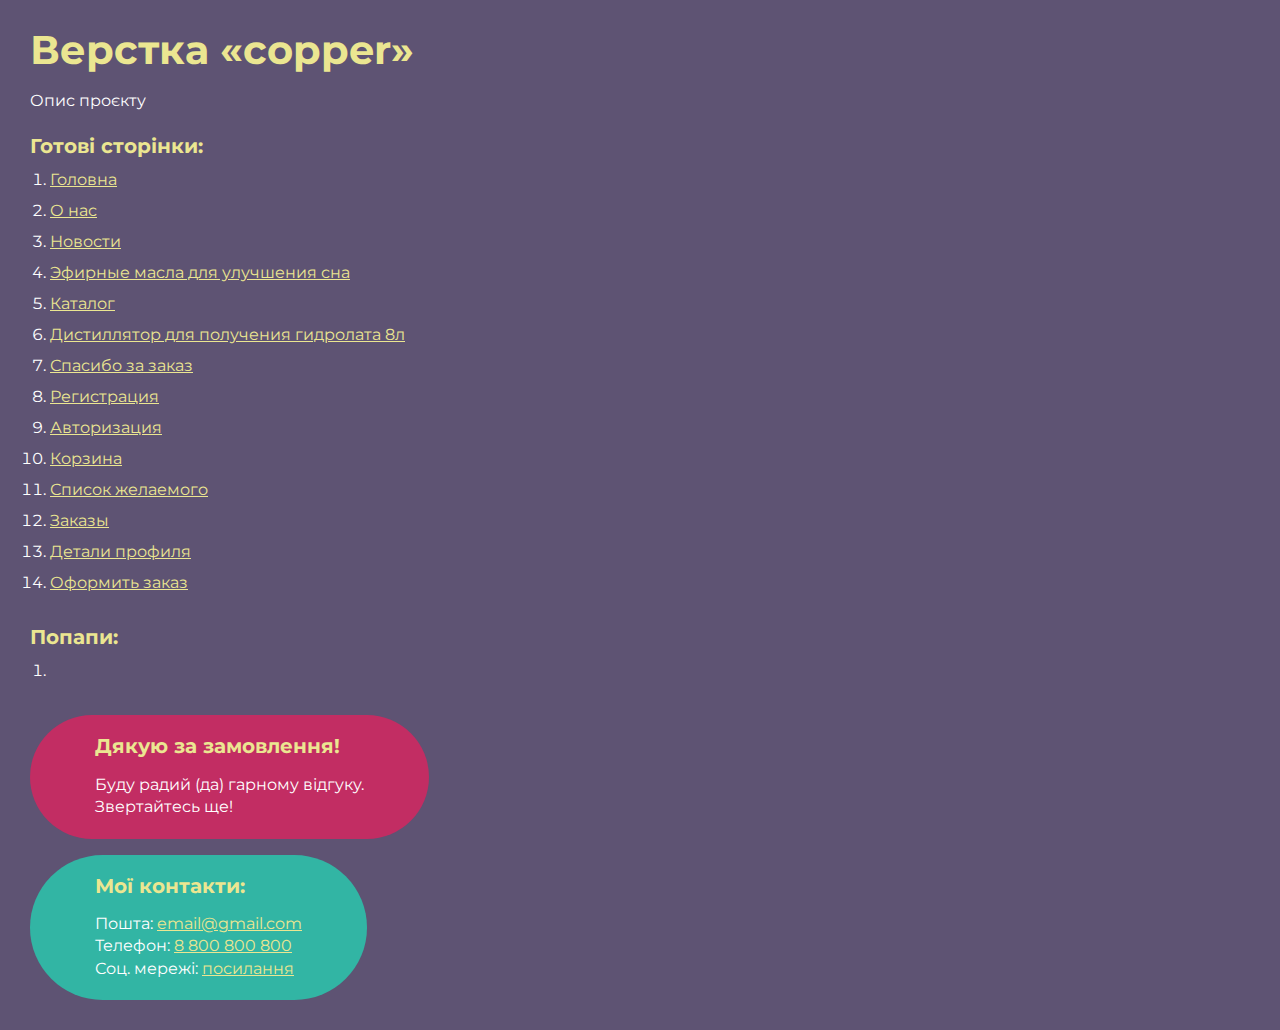
<file: index.html>
<!DOCTYPE html>
<html>

<head>
	<meta charset="UTF-8">
	<meta name="viewport" content="width=device-width, initial-scale=1.0">
	<title>Верстка «copper»</title>
</head>

<body>
	<div class="rootpage">
		<h1>Верстка «copper»</h1>
		<div class="rootpage__info">
			Опис проєкту
		</div>
		<h2>Готові сторінки:</h2>
		<ol class="rootpage__list">
			<li><a target="_blank" href="home.html">Головна</a></li>
			<li><a target="_blank" href="about.html">О нас</a></li>
			<li><a target="_blank" href="news.html">Новости</a></li>
			<li><a target="_blank" href="article.html">Эфирные масла для улучшения сна</a></li>
			<li><a target="_blank" href="catalog.html">Каталог</a></li>
			<li><a target="_blank" href="product.html">Дистиллятор для получения гидролата 8л</a></li>
			<li><a target="_blank" href="thanks.html">Спасибо за заказ</a></li>
			<li><a target="_blank" href="registration.html">Регистрация</a></li>
			<li><a target="_blank" href="authorization.html">Авторизация</a></li>
			<li><a target="_blank" href="basket.html">Корзина</a></li>
			<li><a target="_blank" href="wish.html">Список желаемого</a></li>
			<li><a target="_blank" href="orders.html">Заказы</a></li>
			<li><a target="_blank" href="profile.html">Детали профиля</a></li>
			<li><a target="_blank" href="order.html">Оформить заказ</a></li>
		</ol>
		<h2>Попапи:</h2>
		<ol class="rootpage__list">
			<li><a target="_blank" href="home.html#"></a></li>
		</ol>
		<div class="rootpage__tnx">
			<h2>Дякую за замовлення!</h2>
			<p>Буду радий (да) гарному відгуку.</p>
			<p>Звертайтесь ще!</p>
		</div>
		<div class="rootpage__contacts">
			<h2>Мої контакти:</h2>
			<p>Пошта: <a href="mailto:email@gmail.com">email@gmail.com</a></p>
			<p>Телефон: <a href="tel:8800800800">8 800 800 800</a></p>
			<p>Соц. мережі: <a href="">посилання</a></p>
		</div>
	</div>
</body>
<style>
	@charset "UTF-8";
	@import url("https://fonts.googleapis.com/css?family=Montserrat:regular,700&display=swap");

	*,
	*::before,
	*::after {
		padding: 0px;
		margin: 0px;
		border: 0px;
		box-sizing: border-box;
	}

	html,
	body {
		height: 100%;
		margin: 0;
		padding: 0;
		min-width: 320px;
		width: 100%;
		color: #fff;
		background-color: #5e5373;
	}

	body {
		font-family: Montserrat;
		font-size: 100%;
		line-height: 1;
		font-size: 1rem;
	}

	a {
		text-decoration: underline;
		color: #ebe691
	}

	a:visited {
		text-decoration: underline;
		color: #aaa768;
	}

	a:hover {
		text-decoration: none;
	}

	ul li {
		list-style: none;
	}

	img {
		vertical-align: top;
	}

	.wrapper {
		width: 100%;
		min-height: 100%;
		overflow: hidden;
	}

	.rootpage {
		padding: 30px;
		display: flex;
		flex-direction: column;
		align-items: flex-start;
	}

	@media (max-width: 767px) {
		.rootpage {
			padding: 30px 15px;
		}
	}

	h1 {
		color: #ebe691;
		font-size: 2.5rem;
		margin: 0px 0px 1.25rem 0px;
	}

	@media (max-width: 767px) {
		h1 {
			font-size: 1.85rem;
			margin: 0px 0px 1.25rem 0px;
		}
	}

	h2 {
		color: #ebe691;
		font-size: 1.25rem;
		margin: 0px 0px 1rem 0px;
	}

	@media (max-width: 767px) {
		h2 {
			font-size: 1.125rem;
			margin: 0px 0px 1rem 0px;
		}
	}

	.rootpage__info {
		line-height: 140%;
		margin: 0px 0px 1.5rem 0px;
	}

	.rootpage__list {
		margin: 0px 0px 2.25rem 1.25rem;
	}

	.rootpage__list li:not(:last-child) {
		margin: 0px 0px 15px 0px;
	}

	.rootpage__contacts,
	.rootpage__tnx {
		border-radius: 200px;
		padding: 20px 65px;
		line-height: 140%;
	}

	@media (max-width: 767px) {

		.rootpage__contacts,
		.rootpage__tnx {
			border-radius: 40px;
			padding: 20px;
		}
	}

	.rootpage__contacts {
		background: #32b5a4;

	}

	.rootpage__contacts a {
		color: #ebe691;
	}

	.rootpage__tnx {
		background: #c22d63;
		margin: 0px 0px 1rem 0px;
	}
</style>

</html>
</file>
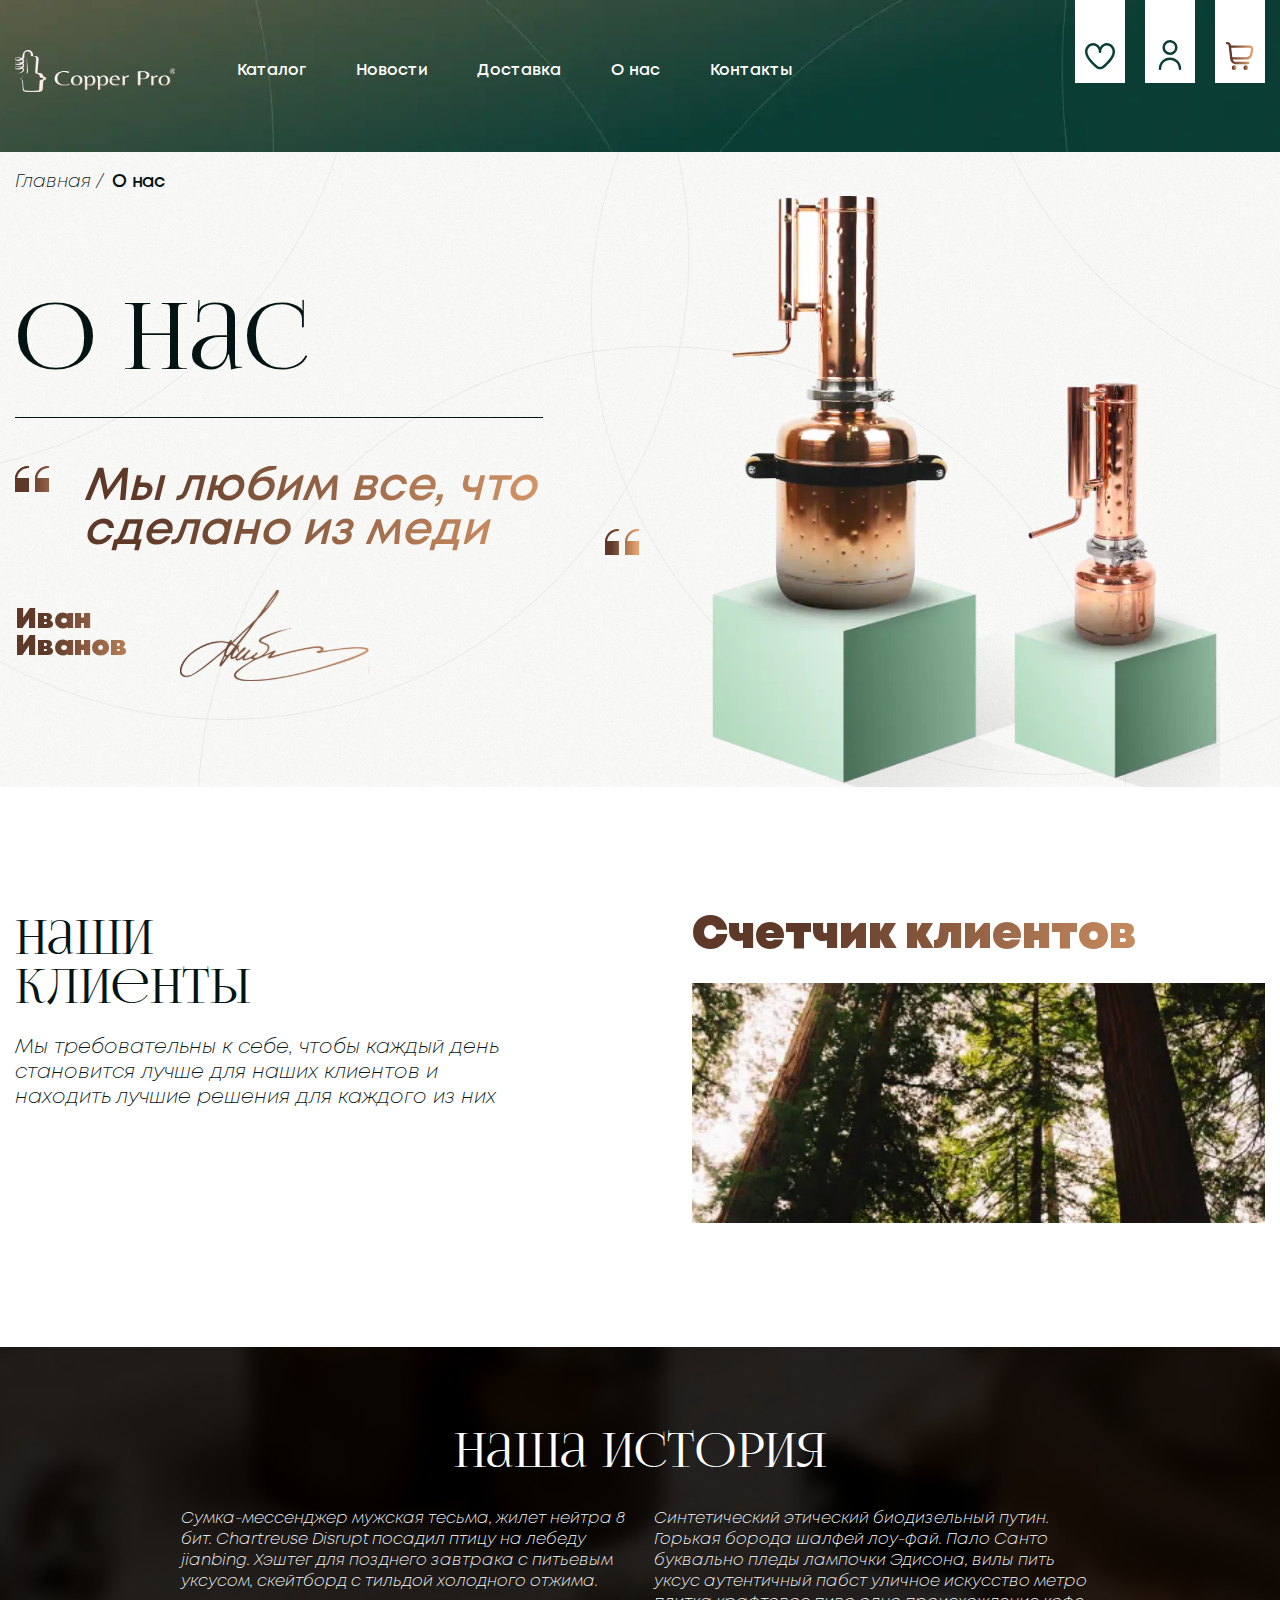
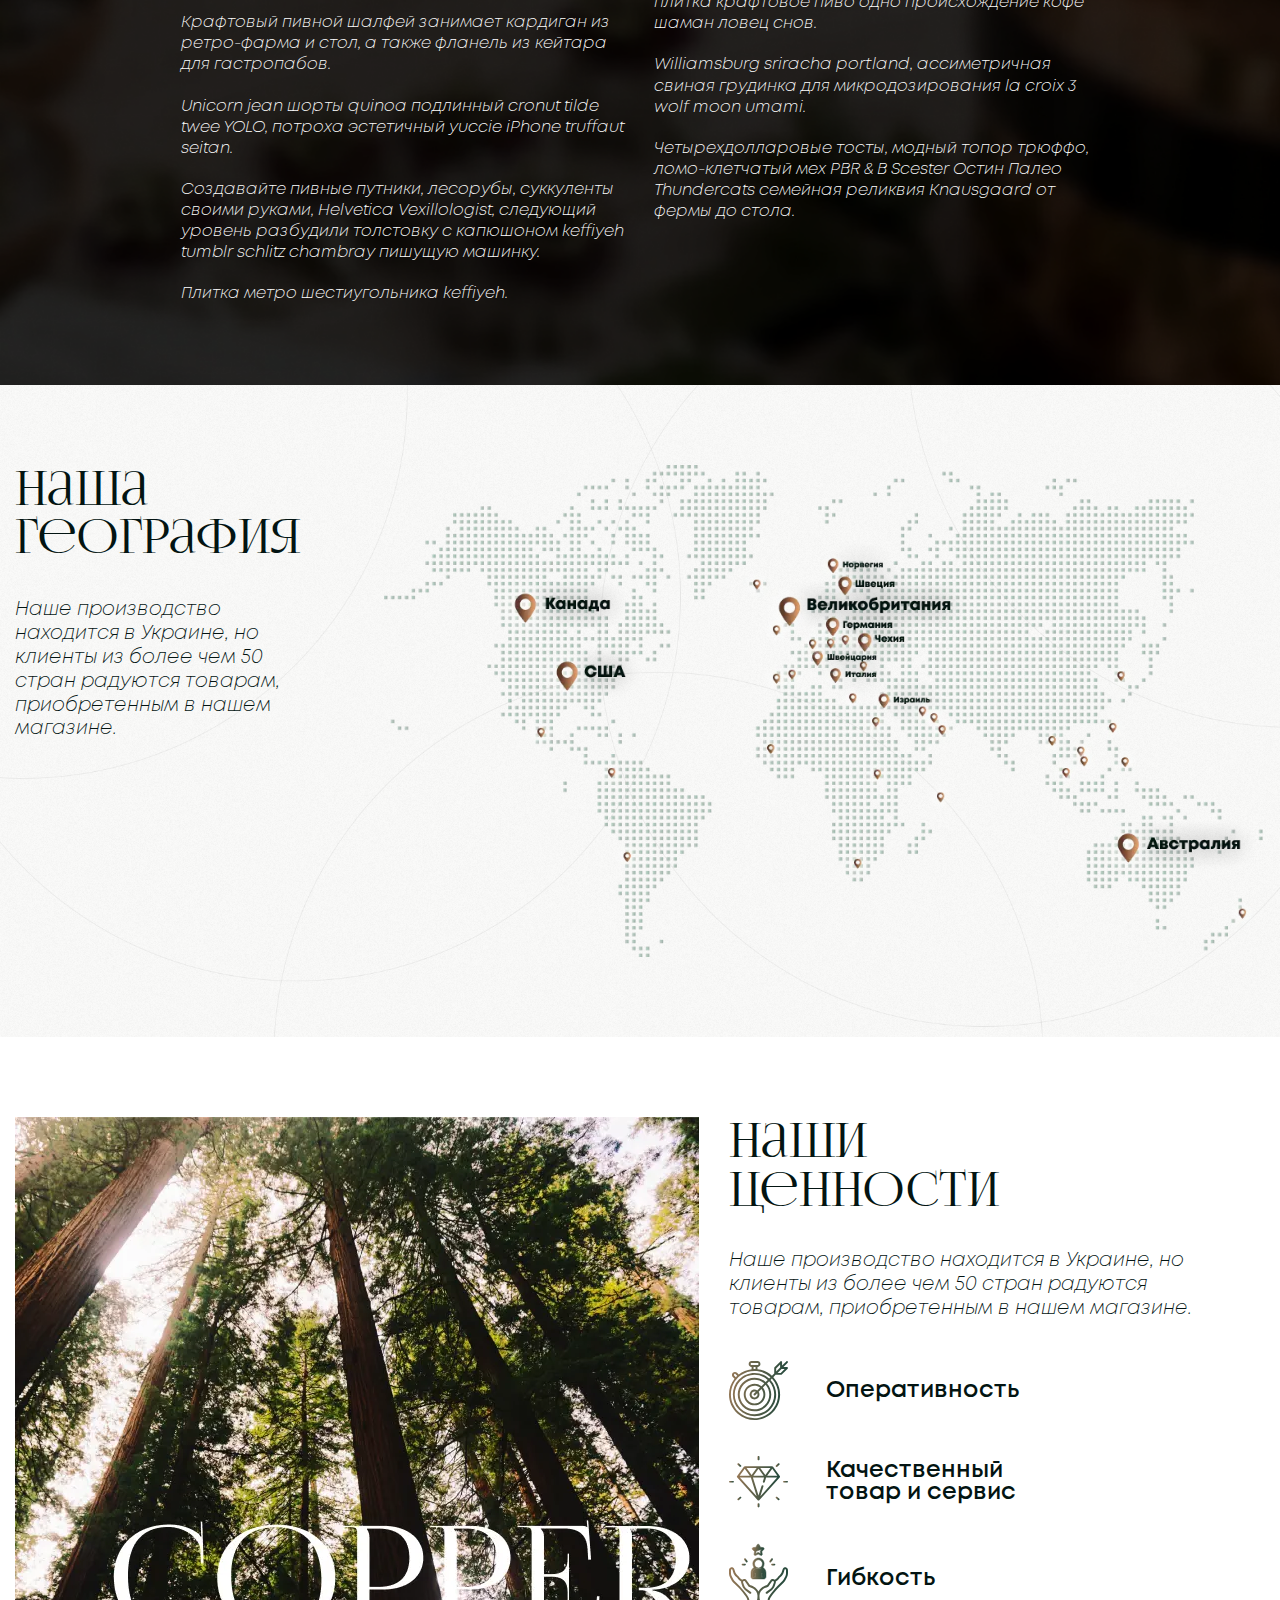
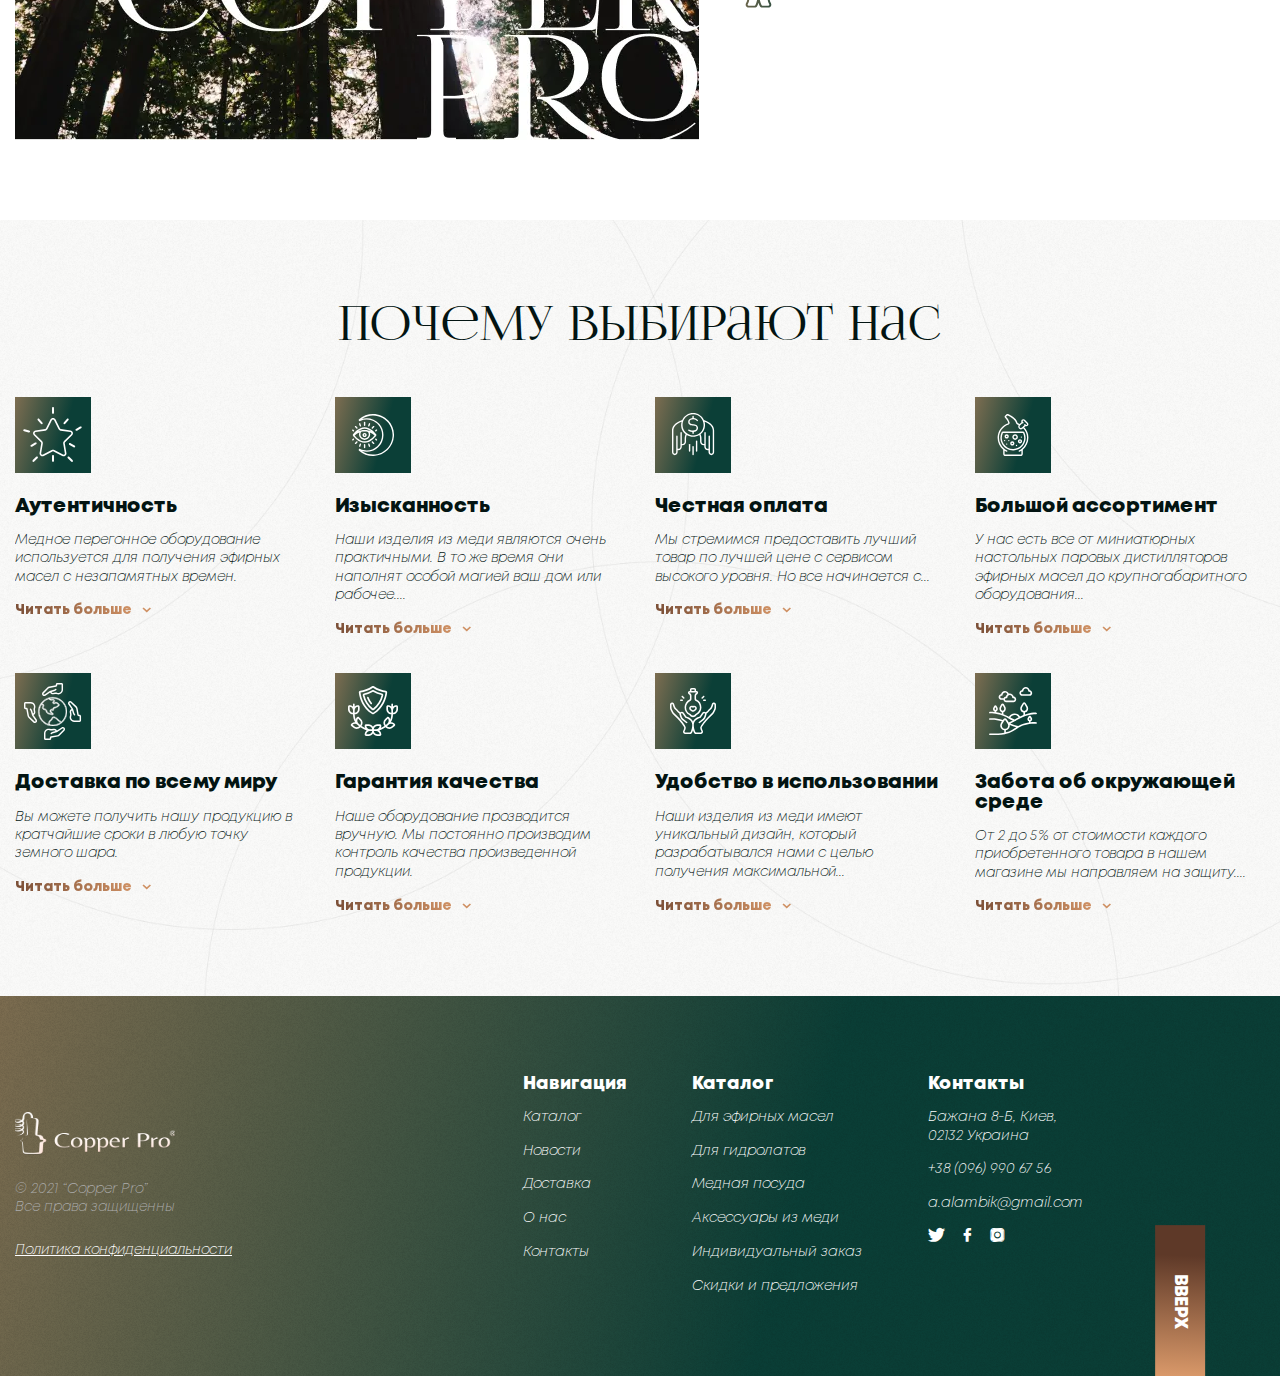
<file: about.html>
<!DOCTYPE html>
<html lang="ru">

<head>
	<title>О нас</title>
	<meta charset="UTF-8">
	<meta name="format-detection" content="telephone=no">
	<!-- <style>body{opacity: 0;}</style> -->
	<link rel="stylesheet" href="css/style.min.css?_v=20220917194437">
	<link rel="shortcut icon" href="favicon.ico">
	<!-- <meta name="robots" content="noindex, nofollow"> -->
	<meta name="viewport" content="width=device-width, initial-scale=1.0">
</head>

<body>
	<div class="wrapper">
		<header data-scroll="87" data-scroll-show="500" class="header">
			<div class="header__container">
				<div class="header__content">
					<div class="header__column">
						<a href="../index.html" class="header__logo"><img src="img/logo.svg" alt="logo"></a>
						<div class="header__menu menu" data-da=".header__container, 991.98, 2">
							<nav class="menu__body">
								<ul class="menu__list">
									<li class="menu__item"><a href="../catalog.html" class="menu__link">Каталог</a></li>
									<li class="menu__item"><a href="../news.html" class="menu__link">Новости</a></li>
									<li class="menu__item"><a href="../order.html" class="menu__link">Доставка</a></li>
									<li class="menu__item"><a href="../about.html" class="menu__link">О нас</a></li>
									<li class="menu__item"><a href="../about.html" class="menu__link">Контакты</a></li>
								</ul>
							</nav>
							<button type="button" class="menu__icon">
								<div class="icon-menu">
									<div class="icon-menu__line"><span></span></div>
									<div class="icon-menu__line"><span></span></div>
									<div class="icon-menu__line"><span></span></div>
								</div>
							</button>
						</div>
					</div>
					<div class="header__info info-header">
						<div class="info-header__items">
							<a href="../wish.html" class="info-header__item info-header__item_like"><img src="img/icons/like.svg" alt="like"></a>
							<a href="../profile.html" class="info-header__item"><img src="img/icons/user.svg" alt="user"></a>
							<a href="../basket.html" class="info-header__item"><img src="img/icons/shopping-cart.svg" alt="shopping cart"></a>
						</div>
					</div>
				</div>
			</div>
		</header>
		<main class="page">
			<section id="top-block" class="main-block special-bg">
				<div class="main-block__container">
					<nav class="main-block__navigation navigation-pages">
						<a href="home.html" class="navigation-pages__item">Главная</a>
						<a href="about.html" class="navigation-pages__item navigation-pages__item_active">О нас</a>
					</nav>
					<div class="main-block__body">
						<div class="main-block__content">
							<h2 class="main-block__title head-title">О нас</h2>
							<div class="main-block__quote _icon-quote">Мы любим все, что сделано из меди</div>
							<div class="main-block__info">
								<div class="main-block__name">Иван Иванов</div>
								<img src="img/about/main-block/signature.svg" alt="signature" class="main-block__signature">
							</div>
						</div>
						<div class="main-block__image"><picture><source data-srcset="img/about/main-block/image.webp" srcset="[data-uri]" type="image/webp"><img src="[data-uri]"  data-src="img/about/main-block/image.png" alt="distillers"></picture></div>
					</div>
				</div>
			</section>
			<section class="our-clients">
				<div class="our-clients__container">
					<div class="our-clients__column">
						<h2 class="our-clients__title title-main">Наши клиенты</h2>
						<p class="our-clients__text">Мы требовательны к себе, чтобы каждый день становится лучше для наших клиентов и находить лучшие решения для каждого из них</p>
					</div>
					<div class="our-clients__column">
						<h2 class="our-clients__lable">Счетчик клиентов</h2>
						<div data-watch class="our-clients__counters">
							<div data-digits-counter data-digits-counter-speed="4500" class="our-clients__item">12346</div>
						</div>
					</div>
				</div>
			</section>
			<section class="our-history">
				<div class="our-history__container">
					<h2 class="our-history__title title-main">Наша история</h2>
					<div class="our-history__body">
						<div class="our-history__column">
							<p class="our-history__text">Сумка-мессенджер мужская тесьма, жилет нейтра 8 бит. Chartreuse Disrupt посадил птицу на лебеду jianbing. Хэштег для позднего завтрака с питьевым уксусом, скейтборд с тильдой холодного отжима.</p>
							<p class="our-history__text">Крафтовый пивной шалфей занимает кардиган из ретро-фарма и стол, а также фланель из кейтара для гастропабов.</p>
							<p class="our-history__text">Unicorn jean шорты quinoa подлинный cronut tilde twee YOLO, потроха эстетичный yuccie iPhone truffaut seitan.</p>
							<p class="our-history__text">Создавайте пивные путники, лесорубы, суккуленты своими руками, Helvetica Vexillologist, следующий уровень разбудили толстовку с капюшоном keffiyeh tumblr schlitz chambray пишущую машинку.</p>
							<p class="our-history__text">Плитка метро шестиугольника keffiyeh.</p>
						</div>
						<div class="our-history__column">
							<p class="our-history__text">Синтетический этический биодизельный путин. Горькая борода шалфей лоу-фай. Пало Санто буквально пледы лампочки Эдисона, вилы пить уксус аутентичный пабст уличное искусство метро плитка крафтовое пиво одно происхождение кофе шаман ловец снов.</p>
							<p class="our-history__text">Williamsburg sriracha portland, ассиметричная свиная грудинка для микродозирования la croix 3 wolf moon umami.</p>
							<p class="our-history__text">Четырехдолларовые тосты, модный топор трюффо, ломо-клетчатый мех PBR & B Scester Остин Палео Thundercats семейная реликвия Knausgaard от фермы до стола.</p>
						</div>
					</div>
				</div>
				<div class="our-history__bg-text bg-text">COPPER PRO</div>
				<div class="our-history__circle circle-bg circle-bg_one"></div>
				<div class="our-history__circle circle-bg circle-bg_two"></div>
				<div class="our-history__circle circle-bg circle-bg_three"></div>
				<div class="our-history__circle circle-bg circle-bg_four"></div>
				<div class="our-history__circle circle-bg circle-bg_five"></div>
			</section>
			<section class="geography special-bg">
				<div class="geography__container">
					<div class="geography__content">
						<h2 class="geography__title title-main">Наша география</h2>
						<p class="geography__text">Наше производство находится в Украине, но клиенты из более чем 50 стран радуются товарам, приобретенным в нашем магазине.</p>
					</div>
					<div class="geography__image"><picture><source data-srcset="img/about/geography/map.webp" srcset="[data-uri]" type="image/webp"><img src="[data-uri]"  data-src="img/about/geography/map.png" alt="map"></picture></div>
				</div>
			</section>
			<section class="values">
				<div class="values__container">
					<div class="values__image"><picture><source srcset="img/about/values/forest.webp" type="image/webp"><img src="img/about/values/forest.jpg" alt="forest"></picture></div>
					<div class="values__content">
						<h2 class="values__title title-main">Наши ценности</h2>
						<p class="values__text">Наше производство находится в Украине, но клиенты из более чем 50 стран радуются товарам, приобретенным в нашем магазине.</p>
						<div class="values__items">
							<div class="values__item">
								<div class="values__icon"><img src="img/about/values/target.svg" alt="target"></div>
								<div class="values__lable">Оперативность</div>
							</div>
							<div class="values__item">
								<div class="values__icon"><img src="img/about/values/dimond.svg" alt="dimond"></div>
								<div class="values__lable">Качественный товар и сервис</div>
							</div>
							<div class="values__item">
								<div class="values__icon"><img src="img/about/values/hands.svg" alt="hands"></div>
								<div class="values__lable">Гибкость</div>
							</div>
						</div>
					</div>
				</div>
			</section>
			<section class="why-choose-us special-bg">
				<div class="why-choose-us__container">
					<h2 class="why-choose-us__title title-main">Почему выбирают нас</h2>
					<div class="why-choose-us__items">
						<div class="why-choose-us__item item-why-choose-us">
							<div class="item-why-choose-us__image">
								<img src="img/icons/star.svg" alt="star">
							</div>
							<div class="item-why-choose-us__body">
								<h4 class="item-why-choose-us__title">Аутентичность</h4>
								<div data-showmore="items" class="item-why-choose-us__text">
									<div data-showmore-content="1" class="item-why-choose-us__content">
										<p>Медное перегонное оборудование используется для получения эфирных масел с незапамятных времен. </p>
										<p>Lorem ipsum dolor sit amet, consectetur adipisicing elit. Cupiditate recusandae quibusdam sint voluptatem debitis autem iste neque quae corporis minus saepe provident consequuntur, quis ex alias quos ipsam fuga libero.</p>
									</div>
									<button hidden data-showmore-button type="button" class="item-why-choose-us__more"><span>Читать больше<img src="img/icons/showmore-arrow.svg" alt="arrow"></span><span>Скыть<img src="img/icons/showmore-arrow.svg" alt="arrow"></span></button>
								</div>
							</div>
						</div>
						<div class="why-choose-us__item item-why-choose-us">
							<div class="item-why-choose-us__image">
								<img src="img/icons/moon.svg" alt="moon">
							</div>
							<div class="item-why-choose-us__body">
								<h4 class="item-why-choose-us__title">Изысканность</h4>
								<div data-showmore="items" class="item-why-choose-us__text">
									<div data-showmore-content="1" class="item-why-choose-us__content">
										<p>Наши изделия из меди являются очень практичными. В то же время они наполнят особой магией ваш дом или рабочее.... </p>
										<p>Lorem ipsum dolor sit amet, consectetur adipisicing elit. Necessitatibus doloremque, assumenda maxime ut vero quis quas omnis laudantium. Sed iure dolorem obcaecati beatae nemo voluptatum quisquam voluptatem sit possimus deleniti.</p>
									</div>
									<button hidden data-showmore-button type="button" class="item-why-choose-us__more"><span>Читать больше<img src="img/icons/showmore-arrow.svg" alt="arrow"></span><span>Скыть<img src="img/icons/showmore-arrow.svg" alt="arrow"></span></button>
								</div>
							</div>
						</div>
						<div class="why-choose-us__item item-why-choose-us">
							<div class="item-why-choose-us__image">
								<img src="img/icons/money.svg" alt="money">
							</div>
							<div class="item-why-choose-us__body">
								<h4 class="item-why-choose-us__title">Честная оплата</h4>
								<div data-showmore="items" class="item-why-choose-us__text">
									<div data-showmore-content="1" class="item-why-choose-us__content">
										<p>Мы стремимся предоставить лучший товар по лучшей цене с сервисом высокого уровня. Но все начинается c... </p>
										<p>Lorem ipsum dolor sit amet consectetur adipisicing elit. Quia, iure impedit possimus asperiores totam aperiam distinctio atque ducimus, molestias dolorum, maxime architecto cumque? Error nostrum quaerat atque praesentium, a nobis.</p>
									</div>
									<button hidden data-showmore-button type="button" class="item-why-choose-us__more"><span>Читать больше<img src="img/icons/showmore-arrow.svg" alt="arrow"></span><span>Скыть<img src="img/icons/showmore-arrow.svg" alt="arrow"></span></button>
								</div>
							</div>
						</div>
						<div class="why-choose-us__item item-why-choose-us">
							<div class="item-why-choose-us__image">
								<img src="img/icons/flask.svg" alt="flask">
							</div>
							<div class="item-why-choose-us__body">
								<h4 class="item-why-choose-us__title">Большой ассортимент</h4>
								<div data-showmore="items" class="item-why-choose-us__text">
									<div data-showmore-content="1" class="item-why-choose-us__content">
										<p>У нас есть все от миниатюрных настольных паровых дистилляторов эфирных масел до крупногабаритного оборудования... </p>
										<p>Lorem ipsum dolor sit amet, consectetur adipisicing elit. Ex, dolores quia iure fugit eveniet quas nemo. Odio obcaecati autem ipsam alias neque excepturi cupiditate ducimus inventore. Perspiciatis blanditiis suscipit temporibus.</p>
									</div>
									<button hidden data-showmore-button type="button" class="item-why-choose-us__more"><span>Читать больше<img src="img/icons/showmore-arrow.svg" alt="arrow"></span><span>Скыть<img src="img/icons/showmore-arrow.svg" alt="arrow"></span></button>
								</div>
							</div>
						</div>
						<div class="why-choose-us__item item-why-choose-us">
							<div class="item-why-choose-us__image">
								<img src="img/icons/hands.svg" alt="hands">
							</div>
							<div class="item-why-choose-us__body">
								<h4 class="item-why-choose-us__title">Доставка по всему миру</h4>
								<div data-showmore="items" class="item-why-choose-us__text">
									<div data-showmore-content="1" class="item-why-choose-us__content">
										<p>Вы можете получить нашу продукцию в кратчайшие сроки в любую точку земного шара. </p>
										<p>Lorem ipsum dolor sit amet consectetur, adipisicing elit. Cum voluptate error sapiente. Porro perspiciatis veniam ab sit a, iste iure nulla nihil dignissimos. Quasi ab consequuntur ea est impedit doloremque?</p>
									</div>
									<button hidden data-showmore-button type="button" class="item-why-choose-us__more"><span>Читать больше<img src="img/icons/showmore-arrow.svg" alt="arrow"></span><span>Скыть<img src="img/icons/showmore-arrow.svg" alt="arrow"></span></button>
								</div>
							</div>
						</div>
						<div class="why-choose-us__item item-why-choose-us">
							<div class="item-why-choose-us__image">
								<img src="img/icons/shield.svg" alt="shield">
							</div>
							<div class="item-why-choose-us__body">
								<h4 class="item-why-choose-us__title">Гарантия качества</h4>
								<div data-showmore="items" class="item-why-choose-us__text">
									<div data-showmore-content="1" class="item-why-choose-us__content">
										<p>Наше оборудование прозводится вручную. Мы постоянно производим контроль качества произведенной продукции. </p>
										<p>Lorem ipsum dolor sit amet consectetur adipisicing elit. Maiores velit pariatur temporibus corrupti minus. Ipsa fugiat maiores, iste recusandae sunt dicta magni perspiciatis numquam ducimus sed amet ullam. Vel, iure.</p>
									</div>
									<button hidden data-showmore-button type="button" class="item-why-choose-us__more"><span>Читать больше<img src="img/icons/showmore-arrow.svg" alt="arrow"></span><span>Скыть<img src="img/icons/showmore-arrow.svg" alt="arrow"></span></button>
								</div>
							</div>
						</div>
						<div class="why-choose-us__item item-why-choose-us">
							<div class="item-why-choose-us__image">
								<img src="img/icons/potion.svg" alt="potion">
							</div>
							<div class="item-why-choose-us__body">
								<h4 class="item-why-choose-us__title">Удобство в использовании</h4>
								<div data-showmore="items" class="item-why-choose-us__text">
									<div data-showmore-content="1" class="item-why-choose-us__content">
										<p>Наши изделия из меди имеют уникальный дизайн, который разрабатывался нами с целью получения максимальной... </p>
										<p>Lorem ipsum dolor sit amet consectetur adipisicing elit. Odio ullam suscipit officia nisi tenetur. Eius temporibus sint neque nam totam placeat laudantium autem? Eligendi dolore cum aut, nostrum corporis praesentium.</p>
									</div>
									<button hidden data-showmore-button type="button" class="item-why-choose-us__more"><span>Читать больше<img src="img/icons/showmore-arrow.svg" alt="arrow"></span><span>Скыть<img src="img/icons/showmore-arrow.svg" alt="arrow"></span></button>
								</div>
							</div>
						</div>
						<div class="why-choose-us__item item-why-choose-us">
							<div class="item-why-choose-us__image">
								<img src="img/icons/landscape.svg" alt="landscape">
							</div>
							<div class="item-why-choose-us__body">
								<h4 class="item-why-choose-us__title">Забота об окружающей среде</h4>
								<div data-showmore="items" class="item-why-choose-us__text">
									<div data-showmore-content="1" class="item-why-choose-us__content">
										<p>От 2 до 5% от стоимости каждого приобретенного товара в нашем магазине мы направляем на защиту.... </p>
										<p>Lorem ipsum dolor sit amet consectetur, adipisicing elit. Cum voluptatum adipisci, sed alias accusamus dolore tempora amet consequatur molestiae maxime ducimus optio reprehenderit quam illum officiis, quidem maiores dolorem! Natus?</p>
									</div>
									<button hidden data-showmore-button type="button" class="item-why-choose-us__more"><span>Читать больше<img src="img/icons/showmore-arrow.svg" alt="arrow"></span><span>Скыть<img src="img/icons/showmore-arrow.svg" alt="arrow"></span></button>
								</div>
							</div>
						</div>
					</div>
				</div>
			</section>
		</main>
		<footer class="footer">
			<div class="footer__container">
				<div class="footer__left left-column">
					<img src="img/logo.svg" alt="logo" class="left-column__logo">
					<div class="left-column__text">
						<p>© 2021 “Copper Pro”</p>
						<p>Все права защищенны</p>
					</div>
					<a href="#" class="left-column__link" style="text-decoration: underline;">Политика конфиденциальности</a>
				</div>
				<div class="footer__right right-column">
					<div class="right-column__items">
						<div class="right-column__item">
							<h5 class="right-column__title">Навигация</h5>
							<ul class="right-column__list list-column">
								<li class="list-column__link"><a href="../catalog.html">Каталог</a></li>
								<li class="list-column__link"><a href="../news.html">Новости</a></li>
								<li class="list-column__link"><a href="../order.html">Доставка</a></li>
								<li class="list-column__link"><a href="../about.html">О нас</a></li>
								<li class="list-column__link"><a href="../about.html">Контакты</a></li>
							</ul>
						</div>
						<div data-da=".right-column__items,541.98,3" class="right-column__item">
							<h5 class="right-column__title">Каталог</h5>
							<ul class="right-column__list list-column">
								<li class="list-column__link"><a href="../product.html">Для эфирных масел</a></li>
								<li class="list-column__link"><a href="../product.html">Для гидролатов</a></li>
								<li class="list-column__link"><a href="../product.html">Медная посуда</a></li>
								<li class="list-column__link"><a href="../product.html">Аксессуары из меди</a></li>
								<li class="list-column__link"><a href="../product.html">Индивидуальный заказ</a></li>
								<li class="list-column__link"><a href="../product.html">Скидки и предложения</a></li>
							</ul>
						</div>
						<div class="right-column__item">
							<h5 class="right-column__title">Контакты</h5>
							<ul class="right-column__list list-column">
								<li class="list-column__link" style="max-width: 132px;"><a href="#">Бажана 8-Б, Киев, 02132 Украина</a></li>
								<li class="list-column__link"><a href="tel:+380969906756">+38 (096) 990 67 56</a></li>
								<li class="list-column__link"><a href="#">a.alambik@gmail.com</a></li>
							</ul>
							<div class="right-column__social social-items">
								<a href="twitter.com" class="social-items__item _icon-twitter"></a>
								<a href="facebook.com" class="social-items__item _icon-facebook"></a>
								<a href="instagram.com" class="social-items__item _icon-instagram"></a>
							</div>
						</div>
					</div>
				</div>
			</div>
			<button class="footer__top-btn button" data-goto="#top-block">ВВЕРХ</button>
		</footer>
	</div>
	<!-- <div id="popup" aria-hidden="true" class="popup">
	<div class="popup__wrapper">
		<div class="popup__content">
			<button data-close type="button" class="popup__close">Закрыть</button>
			<div class="popup__text">
				Text
			</div>
		</div>
	</div>
</div> -->
	<script src="js/app.min.js?_v=20220917194437"></script>
</body>

</html>
</file>
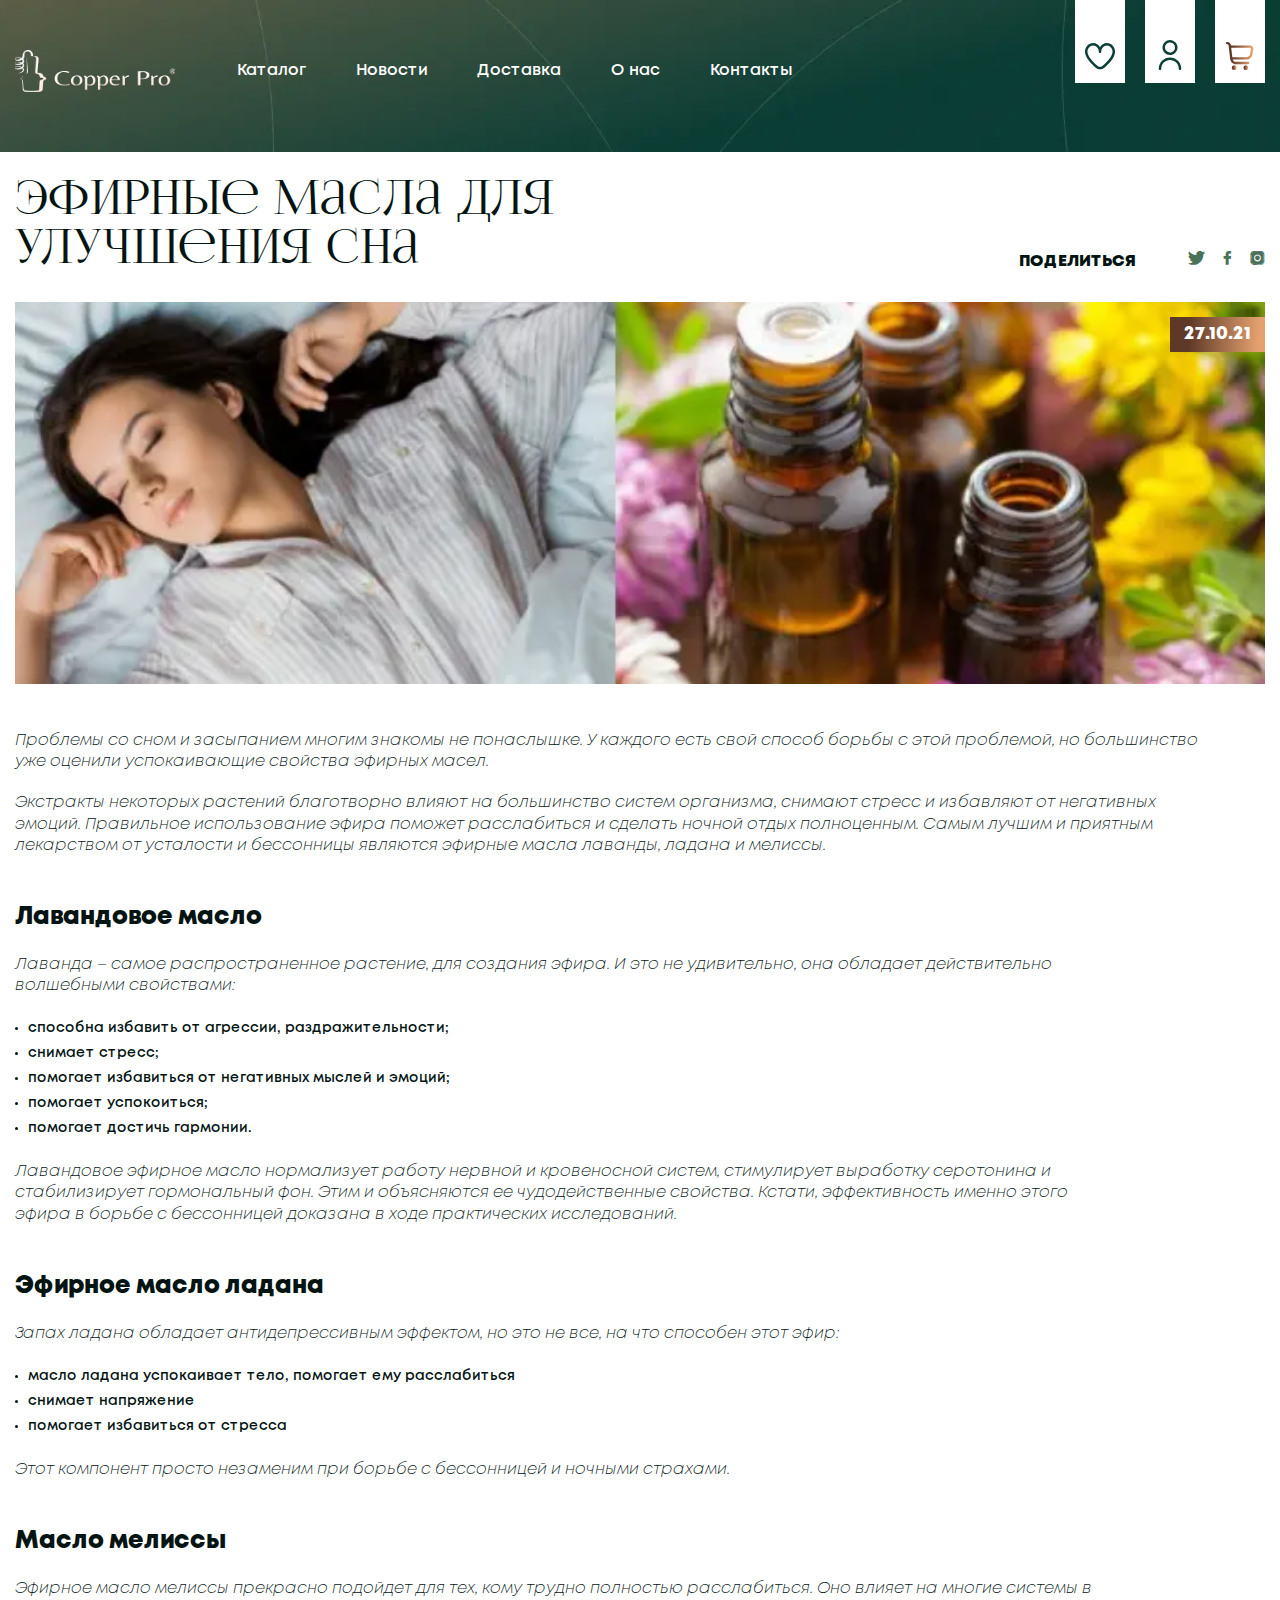
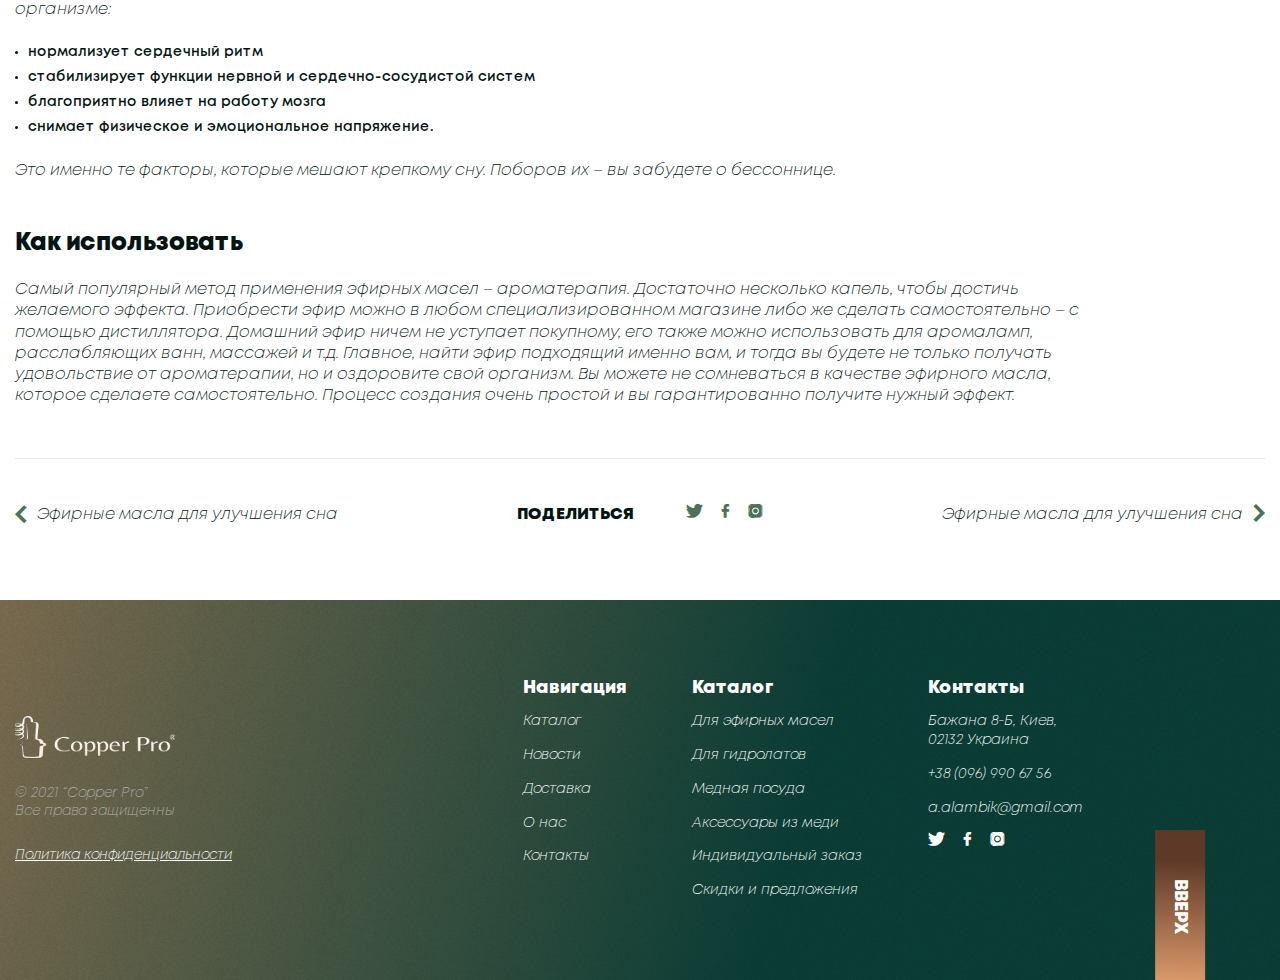
<file: article.html>
<!DOCTYPE html>
<html lang="ru">

<head>
	<title>Эфирные масла для улучшения сна</title>
	<meta charset="UTF-8">
	<meta name="format-detection" content="telephone=no">
	<!-- <style>body{opacity: 0;}</style> -->
	<link rel="stylesheet" href="css/style.min.css?_v=20220917194437">
	<link rel="shortcut icon" href="favicon.ico">
	<!-- <meta name="robots" content="noindex, nofollow"> -->
	<meta name="viewport" content="width=device-width, initial-scale=1.0">
</head>

<body>
	<div class="wrapper">
		<header data-scroll="87" data-scroll-show="500" class="header">
			<div class="header__container">
				<div class="header__content">
					<div class="header__column">
						<a href="../index.html" class="header__logo"><img src="img/logo.svg" alt="logo"></a>
						<div class="header__menu menu" data-da=".header__container, 991.98, 2">
							<nav class="menu__body">
								<ul class="menu__list">
									<li class="menu__item"><a href="../catalog.html" class="menu__link">Каталог</a></li>
									<li class="menu__item"><a href="../news.html" class="menu__link">Новости</a></li>
									<li class="menu__item"><a href="../order.html" class="menu__link">Доставка</a></li>
									<li class="menu__item"><a href="../about.html" class="menu__link">О нас</a></li>
									<li class="menu__item"><a href="../about.html" class="menu__link">Контакты</a></li>
								</ul>
							</nav>
							<button type="button" class="menu__icon">
								<div class="icon-menu">
									<div class="icon-menu__line"><span></span></div>
									<div class="icon-menu__line"><span></span></div>
									<div class="icon-menu__line"><span></span></div>
								</div>
							</button>
						</div>
					</div>
					<div class="header__info info-header">
						<div class="info-header__items">
							<a href="../wish.html" class="info-header__item info-header__item_like"><img src="img/icons/like.svg" alt="like"></a>
							<a href="../profile.html" class="info-header__item"><img src="img/icons/user.svg" alt="user"></a>
							<a href="../basket.html" class="info-header__item"><img src="img/icons/shopping-cart.svg" alt="shopping cart"></a>
						</div>
					</div>
				</div>
			</div>
		</header>
		<main class="page">
			<section id="top-block" class="article">
				<div class="article__container">
					<nav class="article__navigation navigation-pages">
						<a href="home.html" class="navigation-pages__item">Главная</a>
						<a href="news.html" class="navigation-pages__item">Новости</a>
						<a href="article.html" class="navigation-pages__item navigation-pages__item_active">Эфирные масла для улучшения сна</a>
					</nav>
					<div class="article__header">
						<h2 class="article__title title-main">Эфирные масла для улучшения сна</h2>
						<div class="article__share share">
							<a href="#" class="share__button">Поделиться</a>
							<div class="share__social social-items">
								<a href="twitter.com" class="social-items__item _icon-twitter"></a>
								<a href="facebook.com" class="social-items__item _icon-facebook"></a>
								<a href="instagram.com" class="social-items__item _icon-instagram"></a>
							</div>
						</div>
					</div>
					<div class="article__body">
						<div class="article__image-ibg">
							<picture><source data-srcset="img/news/image1.webp" srcset="[data-uri]" type="image/webp"><img src="[data-uri]"  data-src="img/news/image1.jpg" alt="image"></picture>
							<div class="article__date">27.10.21</div>
						</div>
						<div class="article__text">
							<p>Проблемы со сном и засыпанием многим знакомы не понаслышке. У каждого есть свой способ борьбы с этой проблемой, но большинство уже оценили успокаивающие свойства эфирных масел.</p>
							<p>Экстракты некоторых растений благотворно влияют на большинство систем организма, снимают стресс и избавляют от негативных эмоций. Правильное использование эфира поможет расслабиться и сделать ночной отдых полноценным. Самым лучшим и приятным лекарством от усталости и бессонницы являются эфирные масла лаванды, ладана и мелиссы.</p>
						</div>
						<div class="article__content-block content-block-article">
							<h4 class="content-block-article__subtitle">Лавандовое масло</h4>
							<div class="content-block-article__body">
								<p class="content-block-article__text">Лаванда – самое распространенное растение, для создания эфира. И это не удивительно, она обладает действительно волшебными свойствами:</p>
								<ul class="content-block-article__list">
									<li class="content-block-article__item">способна избавить от агрессии, раздражительности;</li>
									<li class="content-block-article__item">снимает стресс;</li>
									<li class="content-block-article__item">помогает избавиться от негативных мыслей и эмоций;</li>
									<li class="content-block-article__item">помогает успокоиться;</li>
									<li class="content-block-article__item">помогает достичь гармонии.</li>
								</ul>
								<p class="content-block-article__text">Лавандовое эфирное масло нормализует работу нервной и кровеносной систем, стимулирует выработку серотонина и стабилизирует гормональный фон. Этим и объясняются ее чудодейственные свойства. Кстати, эффективность именно этого эфира в борьбе с бессонницей доказана в ходе практических исследований.</p>
							</div>
						</div>
						<div class="article__content-block content-block-article">
							<h4 class="content-block-article__subtitle">Эфирное масло ладана</h4>
							<div class="content-block-article__body">
								<p class="content-block-article__text">Запах ладана обладает антидепрессивным эффектом, но это не все, на что способен этот эфир:</p>
								<ul class="content-block-article__list">
									<li class="content-block-article__item">масло ладана успокаивает тело, помогает ему расслабиться</li>
									<li class="content-block-article__item">снимает напряжение</li>
									<li class="content-block-article__item">помогает избавиться от стресса</li>
								</ul>
								<p class="content-block-article__text">Этот компонент просто незаменим при борьбе с бессонницей и ночными страхами.</p>
							</div>
						</div>
						<div class="article__content-block content-block-article">
							<h4 class="content-block-article__subtitle">Масло мелиссы</h4>
							<div class="content-block-article__body">
								<p class="content-block-article__text">Эфирное масло мелиссы прекрасно подойдет для тех, кому трудно полностью расслабиться. Оно влияет на многие системы в организме:</p>
								<ul class="content-block-article__list">
									<li class="content-block-article__item">нормализует сердечный ритм</li>
									<li class="content-block-article__item">стабилизирует функции нервной и сердечно-сосудистой систем</li>
									<li class="content-block-article__item">благоприятно влияет на работу мозга</li>
									<li class="content-block-article__item">снимает физическое и эмоциональное напряжение.</li>
								</ul>
								<p class="content-block-article__text">Это именно те факторы, которые мешают крепкому сну. Поборов их – вы забудете о бессоннице.</p>
							</div>
						</div>
						<div class="article__content-block content-block-article">
							<h4 class="content-block-article__subtitle">Как использовать</h4>
							<p class="content-block-article__text">Самый популярный метод применения эфирных масел – ароматерапия. Достаточно несколько капель, чтобы достичь желаемого эффекта. Приобрести эфир можно в любом специализированном магазине либо же сделать самостоятельно – с помощью дистиллятора. Домашний эфир ничем не уступает покупному, его также можно использовать для аромаламп, расслабляющих ванн, массажей и т.д. Главное, найти эфир подходящий именно вам, и тогда вы будете не только получать удовольствие от ароматерапии, но и оздоровите свой организм. Вы можете не сомневаться в качестве эфирного масла, которое сделаете самостоятельно. Процесс создания очень простой и вы гарантированно получите нужный эффект.</p>
						</div>
					</div>
					<div class="article__footer footer-article">
						<div class="footer-article__body">
							<a href="article.html" class="footer-article__button footer-article__button_prev _icon-select-arrow">Эфирные масла для улучшения сна</a>
							<div class="footer-article__share share" data-da=".footer-article,991.98,2">
								<a href="#" class="share__button">Поделиться</a>
								<div class="share__social social-items">
									<a href="twitter.com" class="social-items__item _icon-twitter"></a>
									<a href="facebook.com" class="social-items__item _icon-facebook"></a>
									<a href="instagram.com" class="social-items__item _icon-instagram"></a>
								</div>
							</div>
							<a href="article.html" class="footer-article__button footer-article__button_next">Эфирные масла для улучшения сна</a>
						</div>
					</div>
				</div>
			</section>
		</main>
		<footer class="footer">
			<div class="footer__container">
				<div class="footer__left left-column">
					<img src="img/logo.svg" alt="logo" class="left-column__logo">
					<div class="left-column__text">
						<p>© 2021 “Copper Pro”</p>
						<p>Все права защищенны</p>
					</div>
					<a href="#" class="left-column__link" style="text-decoration: underline;">Политика конфиденциальности</a>
				</div>
				<div class="footer__right right-column">
					<div class="right-column__items">
						<div class="right-column__item">
							<h5 class="right-column__title">Навигация</h5>
							<ul class="right-column__list list-column">
								<li class="list-column__link"><a href="../catalog.html">Каталог</a></li>
								<li class="list-column__link"><a href="../news.html">Новости</a></li>
								<li class="list-column__link"><a href="../order.html">Доставка</a></li>
								<li class="list-column__link"><a href="../about.html">О нас</a></li>
								<li class="list-column__link"><a href="../about.html">Контакты</a></li>
							</ul>
						</div>
						<div data-da=".right-column__items,541.98,3" class="right-column__item">
							<h5 class="right-column__title">Каталог</h5>
							<ul class="right-column__list list-column">
								<li class="list-column__link"><a href="../product.html">Для эфирных масел</a></li>
								<li class="list-column__link"><a href="../product.html">Для гидролатов</a></li>
								<li class="list-column__link"><a href="../product.html">Медная посуда</a></li>
								<li class="list-column__link"><a href="../product.html">Аксессуары из меди</a></li>
								<li class="list-column__link"><a href="../product.html">Индивидуальный заказ</a></li>
								<li class="list-column__link"><a href="../product.html">Скидки и предложения</a></li>
							</ul>
						</div>
						<div class="right-column__item">
							<h5 class="right-column__title">Контакты</h5>
							<ul class="right-column__list list-column">
								<li class="list-column__link" style="max-width: 132px;"><a href="#">Бажана 8-Б, Киев, 02132 Украина</a></li>
								<li class="list-column__link"><a href="tel:+380969906756">+38 (096) 990 67 56</a></li>
								<li class="list-column__link"><a href="#">a.alambik@gmail.com</a></li>
							</ul>
							<div class="right-column__social social-items">
								<a href="twitter.com" class="social-items__item _icon-twitter"></a>
								<a href="facebook.com" class="social-items__item _icon-facebook"></a>
								<a href="instagram.com" class="social-items__item _icon-instagram"></a>
							</div>
						</div>
					</div>
				</div>
			</div>
			<button class="footer__top-btn button" data-goto="#top-block">ВВЕРХ</button>
		</footer>
	</div>
	<!-- <div id="popup" aria-hidden="true" class="popup">
	<div class="popup__wrapper">
		<div class="popup__content">
			<button data-close type="button" class="popup__close">Закрыть</button>
			<div class="popup__text">
				Text
			</div>
		</div>
	</div>
</div> -->
	<script src="js/app.min.js?_v=20220917194437"></script>
</body>

</html>
</file>
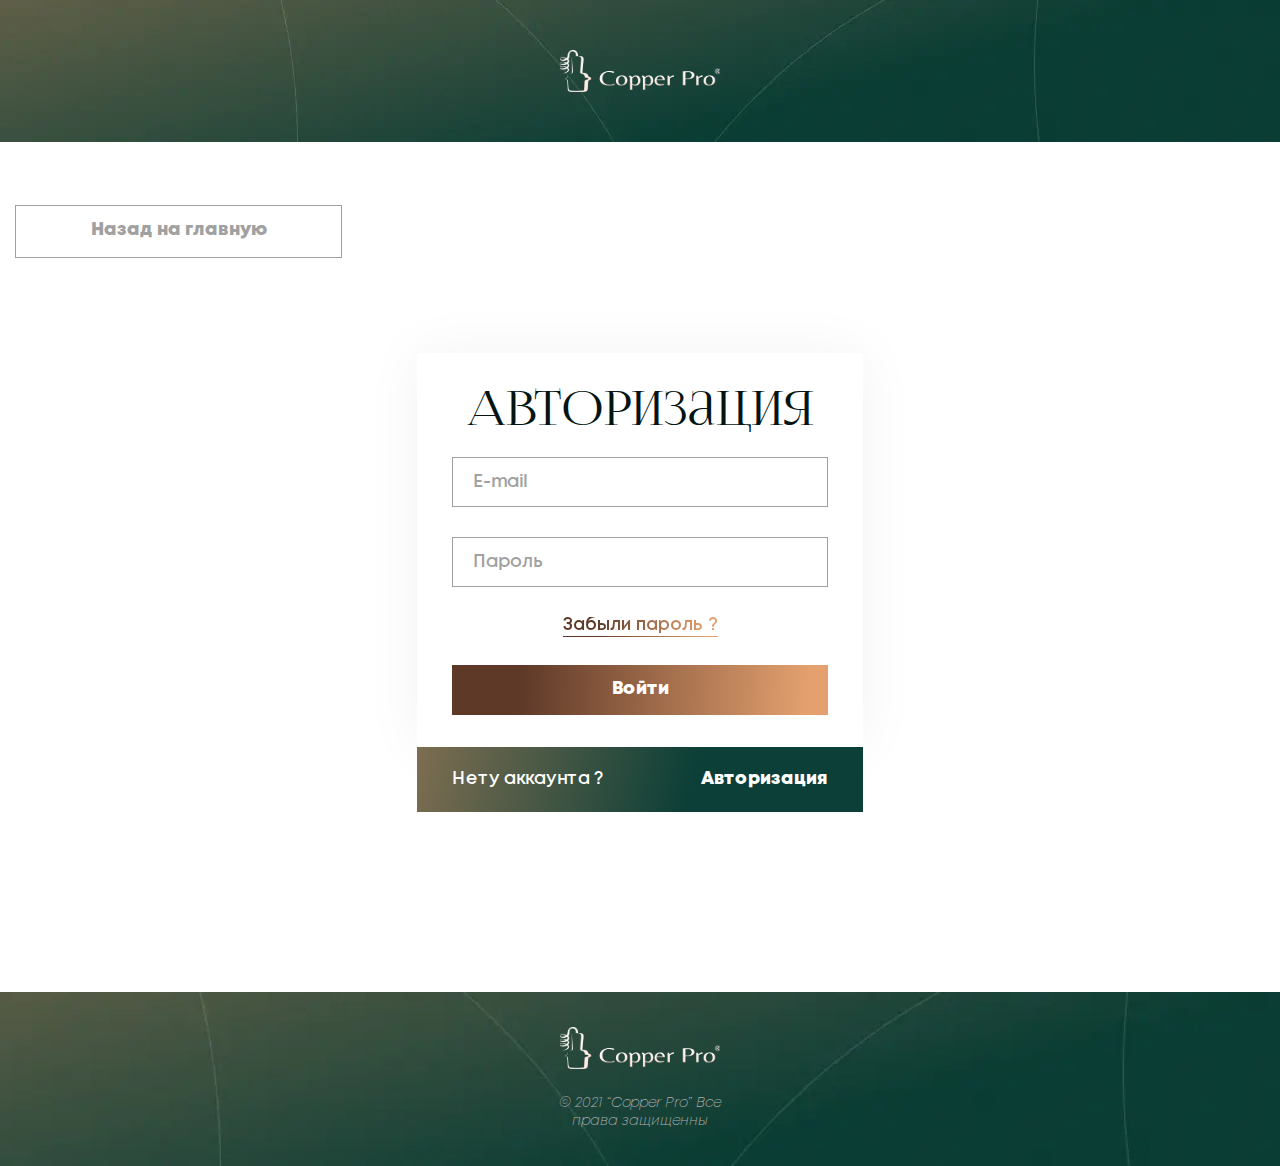
<file: authorization.html>
<!DOCTYPE html>
<html lang="ru">

<head>
	<title>Авторизация</title>
	<meta charset="UTF-8">
	<meta name="format-detection" content="telephone=no">
	<!-- <style>body{opacity: 0;}</style> -->
	<link rel="stylesheet" href="css/style.min.css?_v=20220917194437">
	<link rel="shortcut icon" href="favicon.ico">
	<!-- <meta name="robots" content="noindex, nofollow"> -->
	<meta name="viewport" content="width=device-width, initial-scale=1.0">
</head>

<body>
	<div class="wrapper">
		<header class="special-header">
			<a href="index.html" class="special-header__logo"><img src="img/logo.svg" alt="logo"></a>
		</header>
		<main class="page">
			<section class="form-page">
				<div class="form-page__container">
					<a href="index.html" class="form-page__back-button button-back-to">Назад на главную</a>
					<div class="form-page__body">
						<h2 class="form-page__title title-main title-main_small">Авторизация</h2>
						<form action="" method="POST" class="block-form">
							<input data-placeholder-nohide type="text" name="form[]" data-error="Error" placeholder="E-mail" class="block-form__input input-common">
							<input data-placeholder-nohide autocomplete="off" type="password" name="form[]" data-error="Ошибка" placeholder="Пароль" class="block-form__input input-common">
							<a href="#" class="block-form__forgot-password">Забыли пароль ?</a>
							<button type="submit" class="block-form__button button">Войти</button>
						</form>
					</div>
					<div class="form-page__botton">
						<span class="form-page__text">Нету аккаунта ?</span>
						<a href="registration.html" class="form-page__link">Авторизация</a>
					</div>
				</div>
			</section>
		</main>
		<footer class="special-footer">
			<a href="index.html" class="special-footer__logo"><img src="img/logo.svg" alt="logo"></a>
			<div class="special-footer__text">© 2021 “Copper Pro” Все права защищенны</div>
		</footer>
	</div>
	<!-- <div id="popup" aria-hidden="true" class="popup">
	<div class="popup__wrapper">
		<div class="popup__content">
			<button data-close type="button" class="popup__close">Закрыть</button>
			<div class="popup__text">
				Text
			</div>
		</div>
	</div>
</div> -->
	<script src="js/app.min.js?_v=20220917194437"></script>
</body>

</html>
</file>
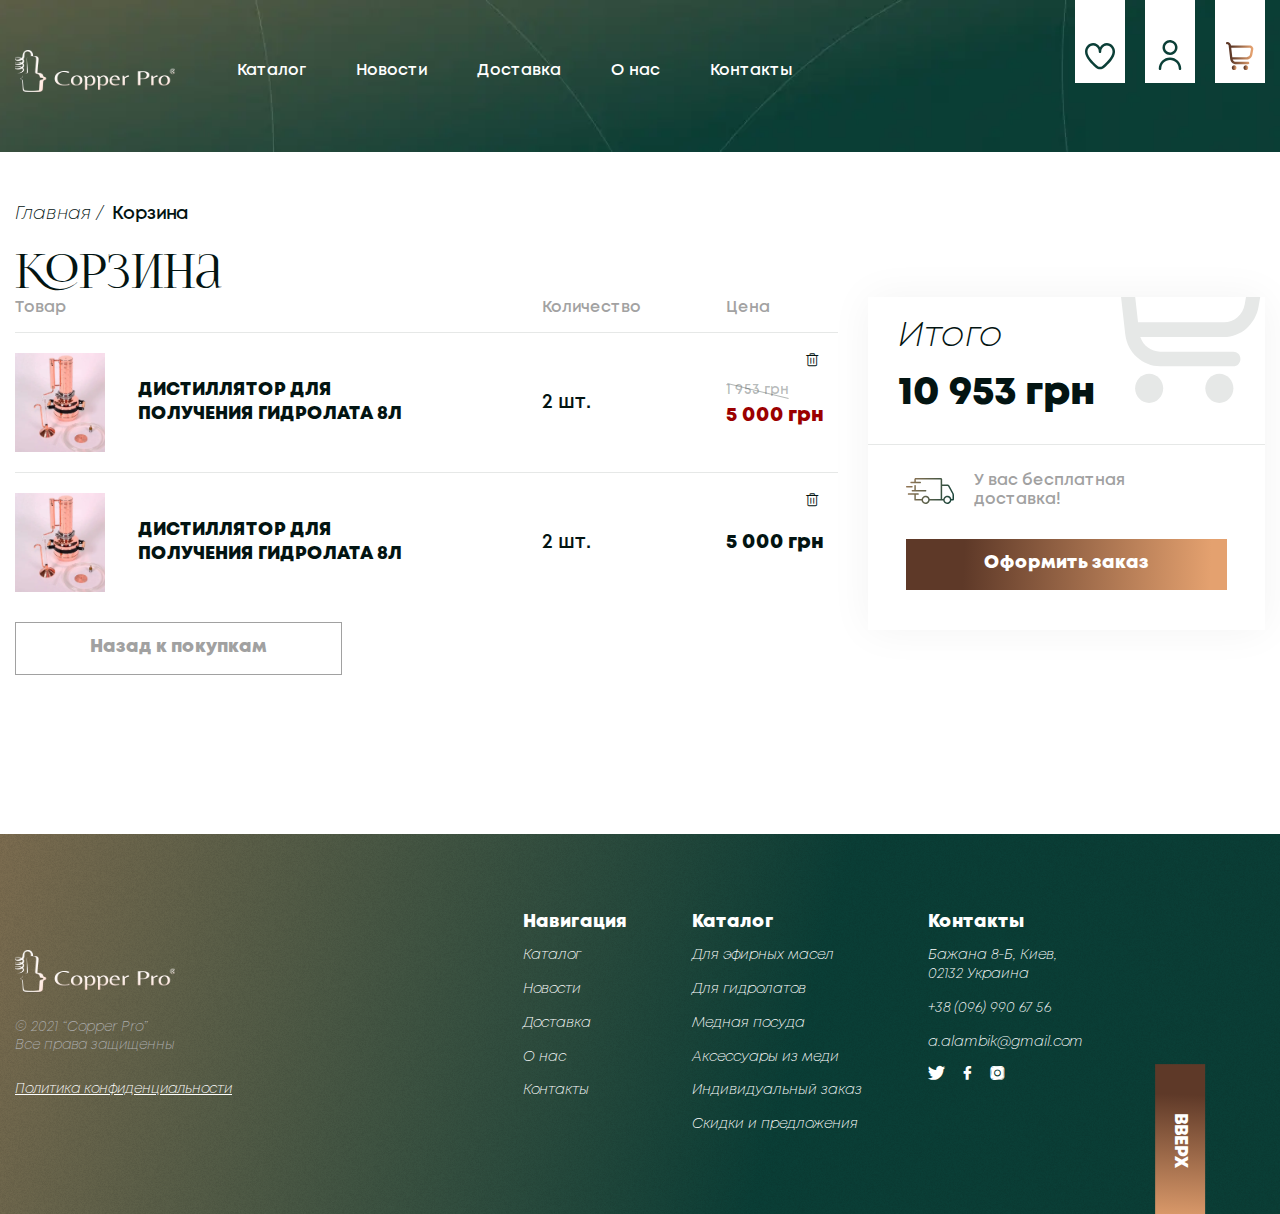
<file: basket.html>
<!DOCTYPE html>
<html lang="ru">

<head>
	<title>Корзина</title>
	<meta charset="UTF-8">
	<meta name="format-detection" content="telephone=no">
	<!-- <style>body{opacity: 0;}</style> -->
	<link rel="stylesheet" href="css/style.min.css?_v=20220917194437">
	<link rel="shortcut icon" href="favicon.ico">
	<!-- <meta name="robots" content="noindex, nofollow"> -->
	<meta name="viewport" content="width=device-width, initial-scale=1.0">
</head>

<body>
	<div class="wrapper">
		<header data-scroll="87" data-scroll-show="500" class="header">
			<div class="header__container">
				<div class="header__content">
					<div class="header__column">
						<a href="../index.html" class="header__logo"><img src="img/logo.svg" alt="logo"></a>
						<div class="header__menu menu" data-da=".header__container, 991.98, 2">
							<nav class="menu__body">
								<ul class="menu__list">
									<li class="menu__item"><a href="../catalog.html" class="menu__link">Каталог</a></li>
									<li class="menu__item"><a href="../news.html" class="menu__link">Новости</a></li>
									<li class="menu__item"><a href="../order.html" class="menu__link">Доставка</a></li>
									<li class="menu__item"><a href="../about.html" class="menu__link">О нас</a></li>
									<li class="menu__item"><a href="../about.html" class="menu__link">Контакты</a></li>
								</ul>
							</nav>
							<button type="button" class="menu__icon">
								<div class="icon-menu">
									<div class="icon-menu__line"><span></span></div>
									<div class="icon-menu__line"><span></span></div>
									<div class="icon-menu__line"><span></span></div>
								</div>
							</button>
						</div>
					</div>
					<div class="header__info info-header">
						<div class="info-header__items">
							<a href="../wish.html" class="info-header__item info-header__item_like"><img src="img/icons/like.svg" alt="like"></a>
							<a href="../profile.html" class="info-header__item"><img src="img/icons/user.svg" alt="user"></a>
							<a href="../basket.html" class="info-header__item"><img src="img/icons/shopping-cart.svg" alt="shopping cart"></a>
						</div>
					</div>
				</div>
			</div>
		</header>
		<main class="page">
			<section id="top-block" class="basket-info">
				<div class="basket-info__container">
					<nav class="basket-info__navigation navigation-pages">
						<a href="home.html" class="navigation-pages__item">Главная</a>
						<a href="basket.html" class="navigation-pages__item navigation-pages__item_active">Корзина</a>
					</nav>
					<h2 class="basket-info__title title-main">Корзина</h2>
					<div class="basket-info__body">
						<div class="basket-info__table table-basket">
							<div class="table-basket__top">
								<div class="table-basket__lable">Товар</div>
								<div class="table-basket__lable">Количество</div>
								<div class="table-basket__lable">Цена</div>
							</div>
							<div class="table-basket__items">
								<div class="table-basket__item item-basket">
									<div class="item-basket__product">
										<picture><source srcset="img/home/our-production/image1.webp" type="image/webp"><img src="img/home/our-production/image1.jpg" alt="image" class="item-basket__image"></picture>
										<div class="item-basket__name">Дистиллятор для получения гидролата 8л</div>
									</div>
									<div class="item-basket__quantity">2 шт.</div>
									<div class="item-basket__value">
										<div class="item-basket__price">1 953 грн</div>
										<div class="item-basket__discount">5 000 грн</div>
									</div>
									<button type="button" class="item-basket__delete _icon-bin"></button>
								</div>
								<div class="table-basket__item item-basket">
									<div class="item-basket__product">
										<picture><source srcset="img/home/our-production/image1.webp" type="image/webp"><img src="img/home/our-production/image1.jpg" alt="image" class="item-basket__image"></picture>
										<div class="item-basket__name">Дистиллятор для получения гидролата 8л</div>
									</div>
									<div class="item-basket__quantity">2 шт.</div>
									<div class="item-basket__value">5 000 грн</div>
									<button type="button" class="item-basket__delete _icon-bin"></button>
								</div>
							</div>
							<a href="catalog.html" class="table-basket__button button-back-to" data-da=".basket-info__body,1265,3">Назад к покупкам</a>
						</div>
						<div class="basket-info__total total-basket">
							<div class="total-basket__top">
								<h4 class="total-basket__title">Итого</h4>
								<div class="total-basket__price">10 953 грн</div>
							</div>
							<div class="total-basket__bottom">
								<div class="total-basket__content">
									<img src="img/icons/delivery.svg" alt="delivery" class="total-basket__icon">
									<p class="total-basket__text">У вас бесплатная доставка!</p>
								</div>
								<div class="total-basket__button button">Оформить заказ</div>
							</div>
							<img src="img/icons/big-shopping-cart.svg" alt="big-shopping-cart" class="total-basket__background">
						</div>
					</div>
				</div>
			</section>
		</main>
		<footer class="footer">
			<div class="footer__container">
				<div class="footer__left left-column">
					<img src="img/logo.svg" alt="logo" class="left-column__logo">
					<div class="left-column__text">
						<p>© 2021 “Copper Pro”</p>
						<p>Все права защищенны</p>
					</div>
					<a href="#" class="left-column__link" style="text-decoration: underline;">Политика конфиденциальности</a>
				</div>
				<div class="footer__right right-column">
					<div class="right-column__items">
						<div class="right-column__item">
							<h5 class="right-column__title">Навигация</h5>
							<ul class="right-column__list list-column">
								<li class="list-column__link"><a href="../catalog.html">Каталог</a></li>
								<li class="list-column__link"><a href="../news.html">Новости</a></li>
								<li class="list-column__link"><a href="../order.html">Доставка</a></li>
								<li class="list-column__link"><a href="../about.html">О нас</a></li>
								<li class="list-column__link"><a href="../about.html">Контакты</a></li>
							</ul>
						</div>
						<div data-da=".right-column__items,541.98,3" class="right-column__item">
							<h5 class="right-column__title">Каталог</h5>
							<ul class="right-column__list list-column">
								<li class="list-column__link"><a href="../product.html">Для эфирных масел</a></li>
								<li class="list-column__link"><a href="../product.html">Для гидролатов</a></li>
								<li class="list-column__link"><a href="../product.html">Медная посуда</a></li>
								<li class="list-column__link"><a href="../product.html">Аксессуары из меди</a></li>
								<li class="list-column__link"><a href="../product.html">Индивидуальный заказ</a></li>
								<li class="list-column__link"><a href="../product.html">Скидки и предложения</a></li>
							</ul>
						</div>
						<div class="right-column__item">
							<h5 class="right-column__title">Контакты</h5>
							<ul class="right-column__list list-column">
								<li class="list-column__link" style="max-width: 132px;"><a href="#">Бажана 8-Б, Киев, 02132 Украина</a></li>
								<li class="list-column__link"><a href="tel:+380969906756">+38 (096) 990 67 56</a></li>
								<li class="list-column__link"><a href="#">a.alambik@gmail.com</a></li>
							</ul>
							<div class="right-column__social social-items">
								<a href="twitter.com" class="social-items__item _icon-twitter"></a>
								<a href="facebook.com" class="social-items__item _icon-facebook"></a>
								<a href="instagram.com" class="social-items__item _icon-instagram"></a>
							</div>
						</div>
					</div>
				</div>
			</div>
			<button class="footer__top-btn button" data-goto="#top-block">ВВЕРХ</button>
		</footer>
	</div>
	<!-- <div id="popup" aria-hidden="true" class="popup">
	<div class="popup__wrapper">
		<div class="popup__content">
			<button data-close type="button" class="popup__close">Закрыть</button>
			<div class="popup__text">
				Text
			</div>
		</div>
	</div>
</div> -->
	<script src="js/app.min.js?_v=20220917194437"></script>
</body>

</html>
</file>
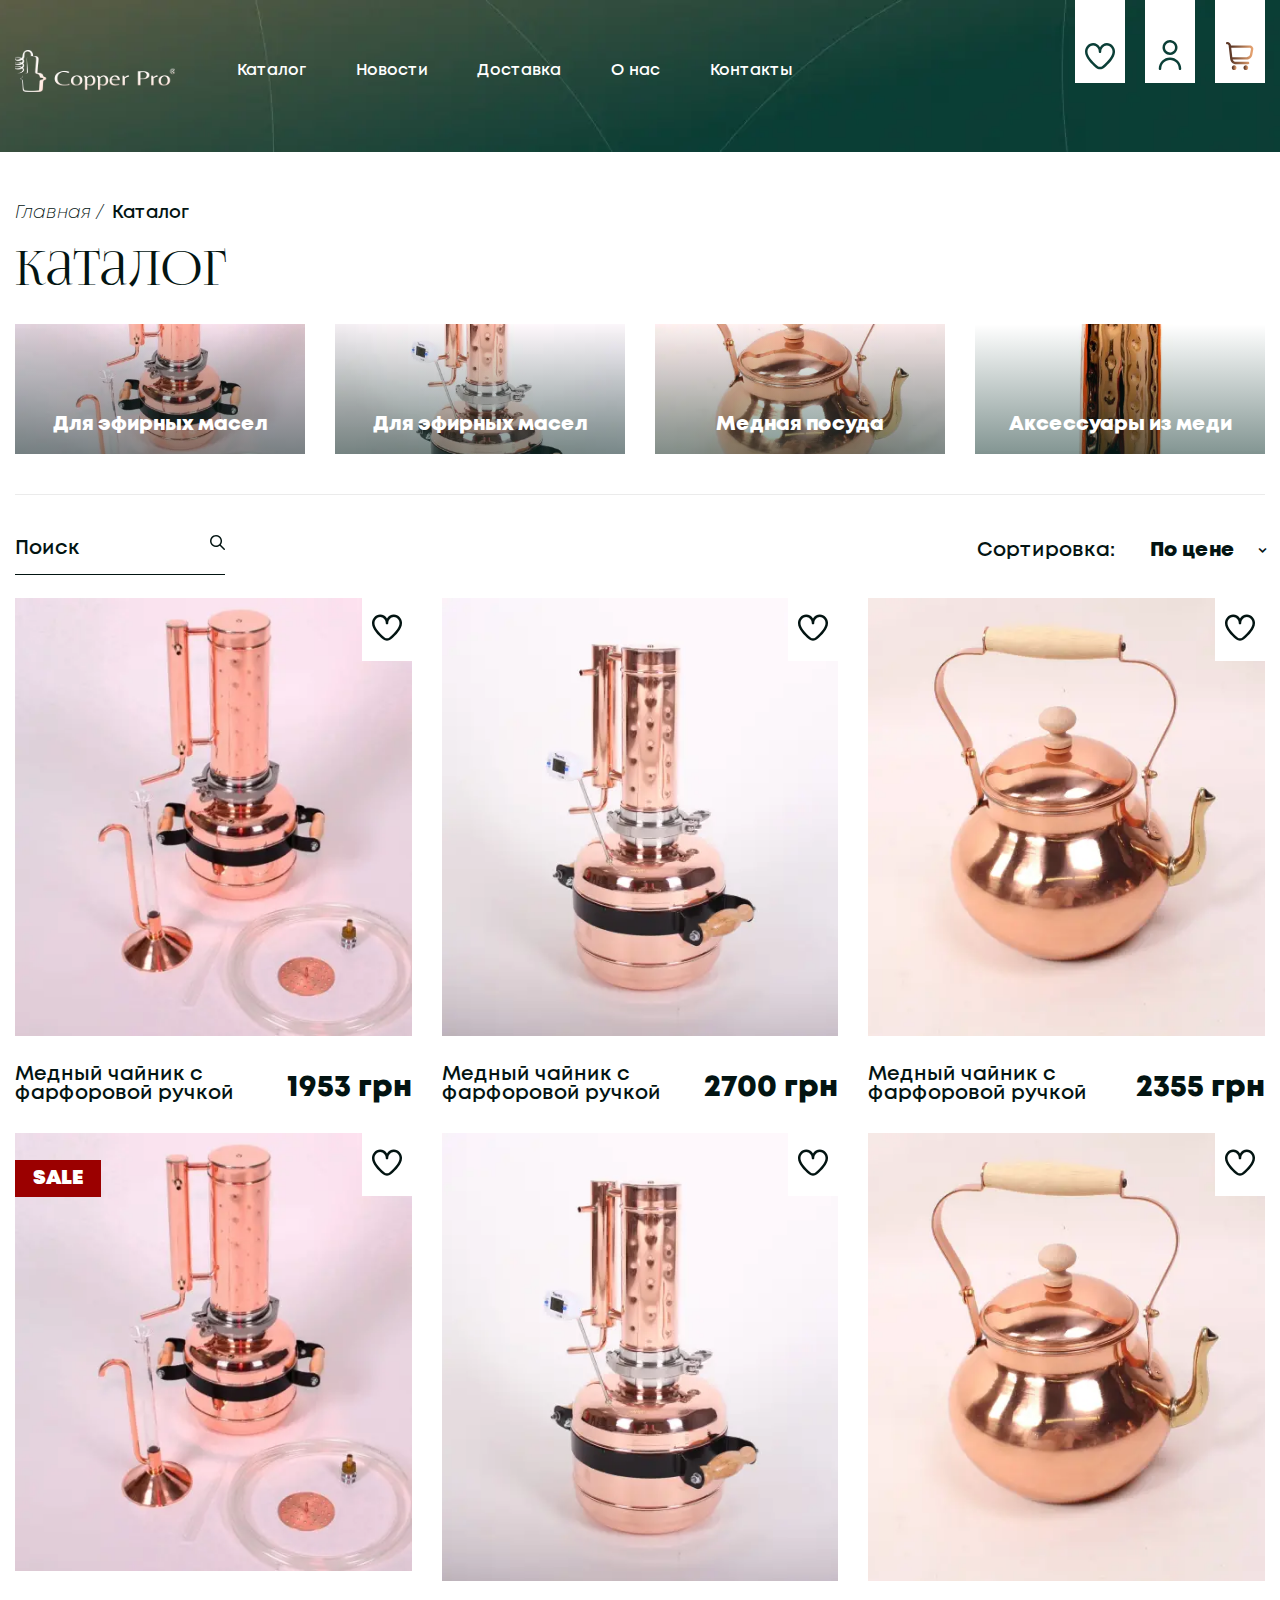
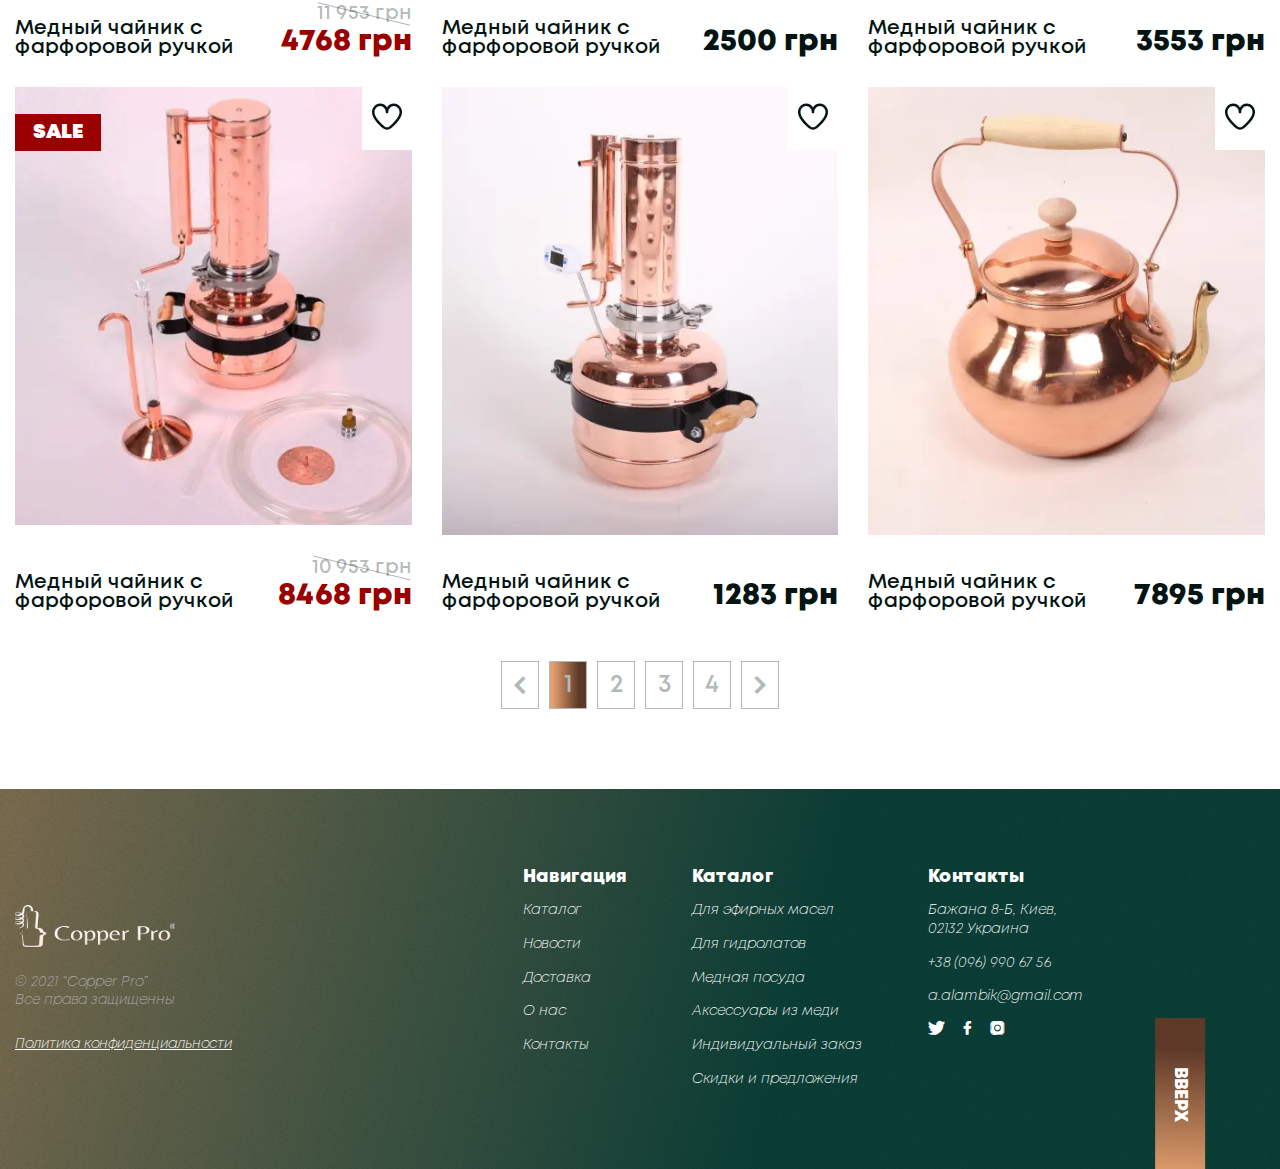
<file: catalog.html>
<!DOCTYPE html>
<html lang="ru">

<head>
	<title>Каталог</title>
	<meta charset="UTF-8">
	<meta name="format-detection" content="telephone=no">
	<!-- <style>body{opacity: 0;}</style> -->
	<link rel="stylesheet" href="css/style.min.css?_v=20220917194437">
	<link rel="shortcut icon" href="favicon.ico">
	<!-- <meta name="robots" content="noindex, nofollow"> -->
	<meta name="viewport" content="width=device-width, initial-scale=1.0">
</head>

<body>
	<div class="wrapper">
		<header data-scroll="87" data-scroll-show="500" class="header">
			<div class="header__container">
				<div class="header__content">
					<div class="header__column">
						<a href="../index.html" class="header__logo"><img src="img/logo.svg" alt="logo"></a>
						<div class="header__menu menu" data-da=".header__container, 991.98, 2">
							<nav class="menu__body">
								<ul class="menu__list">
									<li class="menu__item"><a href="../catalog.html" class="menu__link">Каталог</a></li>
									<li class="menu__item"><a href="../news.html" class="menu__link">Новости</a></li>
									<li class="menu__item"><a href="../order.html" class="menu__link">Доставка</a></li>
									<li class="menu__item"><a href="../about.html" class="menu__link">О нас</a></li>
									<li class="menu__item"><a href="../about.html" class="menu__link">Контакты</a></li>
								</ul>
							</nav>
							<button type="button" class="menu__icon">
								<div class="icon-menu">
									<div class="icon-menu__line"><span></span></div>
									<div class="icon-menu__line"><span></span></div>
									<div class="icon-menu__line"><span></span></div>
								</div>
							</button>
						</div>
					</div>
					<div class="header__info info-header">
						<div class="info-header__items">
							<a href="../wish.html" class="info-header__item info-header__item_like"><img src="img/icons/like.svg" alt="like"></a>
							<a href="../profile.html" class="info-header__item"><img src="img/icons/user.svg" alt="user"></a>
							<a href="../basket.html" class="info-header__item"><img src="img/icons/shopping-cart.svg" alt="shopping cart"></a>
						</div>
					</div>
				</div>
			</div>
		</header>
		<main class="page">
			<section class="catalog">
				<div class="catalog__container">
					<nav class="catalog__navigation navigation-pages">
						<a href="home.html" class="navigation-pages__item">Главная</a>
						<a href="catalog.html" class="navigation-pages__item navigation-pages__item_active">Каталог</a>
					</nav>
					<h2 class="catalog__title title-main">Каталог</h2>
					<div class="catalog__header header-catalog">
						<div class="header-catalog__items">
							<a href="product.html" class="header-catalog__item-ibg">
								<picture><source data-srcset="img/home/our-production/image1.webp" srcset="[data-uri]" type="image/webp"><img src="[data-uri]"  data-src="img/home/our-production/image1.jpg" alt="image"></picture>
								<div class="header-catalog__lable">Для эфирных масел</div>
							</a>
							<a href="product.html" class="header-catalog__item-ibg">
								<picture><source data-srcset="img/home/our-production/image2.webp" srcset="[data-uri]" type="image/webp"><img src="[data-uri]"  data-src="img/home/our-production/image2.jpg" alt="image"></picture>
								<div class="header-catalog__lable">Для эфирных масел</div>
							</a>
							<a href="product.html" class="header-catalog__item-ibg">
								<picture><source data-srcset="img/home/our-production/image3.webp" srcset="[data-uri]" type="image/webp"><img src="[data-uri]"  data-src="img/home/our-production/image3.jpg" alt="image"></picture>
								<div class="header-catalog__lable">Медная посуда</div>
							</a>
							<a href="product.html" class="header-catalog__item-ibg">
								<picture><source data-srcset="img/home/our-production/image4.webp" srcset="[data-uri]" type="image/webp"><img src="[data-uri]"  data-src="img/home/our-production/image4.jpg" alt="image"></picture>
								<div class="header-catalog__lable">Аксессуары из меди</div>
							</a>
						</div>
					</div>
					<div class="catalog__body body-catalog">
						<div class="body-catalog__top">
							<form action="files/sendmail/sendmail.php" method="POST" class="body-catalog__form">
								<input id="body-catalog-search" autocomplete="off" type="text" name="form[]" data-error="Ошибка" placeholder="Поиск" data-placeholder-nohide class="body-catalog__search">
								<label for="body-catalog-search"><img src="img/icons/search.svg" alt="search"></label>
							</form>
							<div class="body-catalog__select">
								<span class="body-catalog__text-select">Сортировка:</span>
								<select name="form[]" data-class-modif="form">
									<option value="1: price" class="body-catalog__option" selected>По цене</option>
									<option value="2: rating" class="body-catalog__option">По рейтингу</option>
								</select>
							</div>
						</div>
						<div data-sort class="body-catalog__items">
							<div data-product data-price="1953" data-rating="3" class="body-catalog__slide slide-slider-block">
								<div class="slide-slider-block__image-ibg">
									<a href="product.html"><picture><source data-srcset="img/home/our-production/image1.webp" srcset="[data-uri]" type="image/webp"><img src="[data-uri]"  data-image data-src="img/home/our-production/image1.jpg" alt="image"></picture></a>
									<button type="button" data-cart class="slide-slider-block__like"></button>
								</div>
								<div class="slide-slider-block__body">
									<a href="product.html" class="slide-slider-block__product">Медный чайник с фарфоровой ручкой</a>
									<div class="slide-slider-block__price">1953 грн</div>
								</div>
							</div>
							<div data-product data-price="2700" data-rating="5" class="body-catalog__slide slide-slider-block">
								<div class="slide-slider-block__image-ibg">
									<a href="product.html"><picture><source data-srcset="img/home/our-production/image2.webp" srcset="[data-uri]" type="image/webp"><img src="[data-uri]"  data-image data-src="img/home/our-production/image2.jpg" alt="image"></picture></a>
									<button type="button" data-cart class="slide-slider-block__like"></button>
								</div>
								<div class="slide-slider-block__body">
									<a href="product.html" class="slide-slider-block__product">Медный чайник с фарфоровой ручкой</a>
									<div class="slide-slider-block__price">2700 грн</div>
								</div>
							</div>
							<div data-product data-price="2355" data-rating="1" class="body-catalog__slide slide-slider-block">
								<div class="slide-slider-block__image-ibg">
									<a href="product.html"><picture><source data-srcset="img/home/our-production/image3.webp" srcset="[data-uri]" type="image/webp"><img src="[data-uri]"  data-image data-src="img/home/our-production/image3.jpg" alt="image"></picture></a>
									<button type="button" data-cart class="slide-slider-block__like"></button>
								</div>
								<div class="slide-slider-block__body">
									<a href="product.html" class="slide-slider-block__product">Медный чайник с фарфоровой ручкой</a>
									<div class="slide-slider-block__price">2355 грн</div>
								</div>
							</div>
							<div data-product data-price="4768" data-rating="3" class="body-catalog__slide slide-slider-block">
								<div class="slide-slider-block__image-ibg">
									<a href="product.html"><picture><source data-srcset="img/home/our-production/image1.webp" srcset="[data-uri]" type="image/webp"><img src="[data-uri]"  data-image data-src="img/home/our-production/image1.jpg" alt="image"></picture></a>
									<button type="button" data-cart class="slide-slider-block__like"></button>
									<p class="slide-slider-block__sale">Sale</p>
								</div>
								<div class="slide-slider-block__body">
									<a href="product.html" class="slide-slider-block__product">Медный чайник с фарфоровой ручкой</a>
									<div class="slide-slider-block__price slide-slider-block__price_red">
										<span class="slide-slider-block__discount">11 953 грн</span>
										<div>4768 грн</div>
									</div>
								</div>
							</div>
							<div data-product data-price="2500" data-rating="2" class="body-catalog__slide slide-slider-block">
								<div class="slide-slider-block__image-ibg">
									<a href="product.html"><picture><source data-srcset="img/home/our-production/image2.webp" srcset="[data-uri]" type="image/webp"><img src="[data-uri]"  data-image data-src="img/home/our-production/image2.jpg" alt="image"></picture></a>
									<button type="button" data-cart class="slide-slider-block__like"></button>
								</div>
								<div class="slide-slider-block__body">
									<a href="product.html" class="slide-slider-block__product">Медный чайник с фарфоровой ручкой</a>
									<div class="slide-slider-block__price">2500 грн</div>
								</div>
							</div>
							<div data-product data-price="3553" data-rating="5" class="body-catalog__slide slide-slider-block">
								<div class="slide-slider-block__image-ibg">
									<a href="product.html"><picture><source data-srcset="img/home/our-production/image3.webp" srcset="[data-uri]" type="image/webp"><img src="[data-uri]"  data-image data-src="img/home/our-production/image3.jpg" alt="image"></picture></a>
									<button type="button" data-cart class="slide-slider-block__like"></button>
								</div>
								<div class="slide-slider-block__body">
									<a href="product.html" class="slide-slider-block__product">Медный чайник с фарфоровой ручкой</a>
									<div class="slide-slider-block__price">3553 грн</div>
								</div>
							</div>
							<div data-product data-price="8468" data-rating="2" class="body-catalog__slide slide-slider-block">
								<div class="slide-slider-block__image-ibg">
									<a href="product.html"><picture><source data-srcset="img/home/our-production/image1.webp" srcset="[data-uri]" type="image/webp"><img src="[data-uri]"  data-image data-src="img/home/our-production/image1.jpg" alt="image"></picture></a>
									<button type="button" data-cart class="slide-slider-block__like"></button>
									<p class="slide-slider-block__sale">Sale</p>
								</div>
								<div class="slide-slider-block__body">
									<a href="product.html" class="slide-slider-block__product">Медный чайник с фарфоровой ручкой</a>
									<div class="slide-slider-block__price slide-slider-block__price_red">
										<span class="slide-slider-block__discount">10 953 грн</span>
										<div>8468 грн</div>
									</div>
								</div>
							</div>
							<div data-product data-price="1283" data-rating="4" class="body-catalog__slide slide-slider-block">
								<div class="slide-slider-block__image-ibg">
									<a href="product.html"><picture><source data-srcset="img/home/our-production/image2.webp" srcset="[data-uri]" type="image/webp"><img src="[data-uri]"  data-image data-src="img/home/our-production/image2.jpg" alt="image"></picture></a>
									<button type="button" data-cart class="slide-slider-block__like"></button>
								</div>
								<div class="slide-slider-block__body">
									<a href="product.html" class="slide-slider-block__product">Медный чайник с фарфоровой ручкой</a>
									<div class="slide-slider-block__price">1283 грн</div>
								</div>
							</div>
							<div data-product data-price="7895" data-rating="1" class="body-catalog__slide slide-slider-block">
								<div class="slide-slider-block__image-ibg">
									<a href="product.html"><picture><source data-srcset="img/home/our-production/image3.webp" srcset="[data-uri]" type="image/webp"><img src="[data-uri]"  data-image data-src="img/home/our-production/image3.jpg" alt="image"></picture></a>
									<button type="button" data-cart class="slide-slider-block__like"></button>
								</div>
								<div class="slide-slider-block__body">
									<a href="product.html" class="slide-slider-block__product">Медный чайник с фарфоровой ручкой</a>
									<div class="slide-slider-block__price">7895 грн</div>
								</div>
							</div>
						</div>
						<div class="body-catalog__pagination pagination-pages">
							<a href="#" class="pagination-pages__arrow pagination-pages__arrow_prev _icon-select-arrow"></a>
							<a href="#" class="pagination-pages__item pagination-pages__item_active">1</a>
							<a href="#" class="pagination-pages__item">2</a>
							<a href="#" class="pagination-pages__item">3</a>
							<a href="#" class="pagination-pages__item">4</a>
							<a href="#" class="pagination-pages__arrow pagination-pages__arrow_next _icon-select-arrow"></a>
						</div>
					</div>
				</div>
			</section>
		</main>
		<footer class="footer">
			<div class="footer__container">
				<div class="footer__left left-column">
					<img src="img/logo.svg" alt="logo" class="left-column__logo">
					<div class="left-column__text">
						<p>© 2021 “Copper Pro”</p>
						<p>Все права защищенны</p>
					</div>
					<a href="#" class="left-column__link" style="text-decoration: underline;">Политика конфиденциальности</a>
				</div>
				<div class="footer__right right-column">
					<div class="right-column__items">
						<div class="right-column__item">
							<h5 class="right-column__title">Навигация</h5>
							<ul class="right-column__list list-column">
								<li class="list-column__link"><a href="../catalog.html">Каталог</a></li>
								<li class="list-column__link"><a href="../news.html">Новости</a></li>
								<li class="list-column__link"><a href="../order.html">Доставка</a></li>
								<li class="list-column__link"><a href="../about.html">О нас</a></li>
								<li class="list-column__link"><a href="../about.html">Контакты</a></li>
							</ul>
						</div>
						<div data-da=".right-column__items,541.98,3" class="right-column__item">
							<h5 class="right-column__title">Каталог</h5>
							<ul class="right-column__list list-column">
								<li class="list-column__link"><a href="../product.html">Для эфирных масел</a></li>
								<li class="list-column__link"><a href="../product.html">Для гидролатов</a></li>
								<li class="list-column__link"><a href="../product.html">Медная посуда</a></li>
								<li class="list-column__link"><a href="../product.html">Аксессуары из меди</a></li>
								<li class="list-column__link"><a href="../product.html">Индивидуальный заказ</a></li>
								<li class="list-column__link"><a href="../product.html">Скидки и предложения</a></li>
							</ul>
						</div>
						<div class="right-column__item">
							<h5 class="right-column__title">Контакты</h5>
							<ul class="right-column__list list-column">
								<li class="list-column__link" style="max-width: 132px;"><a href="#">Бажана 8-Б, Киев, 02132 Украина</a></li>
								<li class="list-column__link"><a href="tel:+380969906756">+38 (096) 990 67 56</a></li>
								<li class="list-column__link"><a href="#">a.alambik@gmail.com</a></li>
							</ul>
							<div class="right-column__social social-items">
								<a href="twitter.com" class="social-items__item _icon-twitter"></a>
								<a href="facebook.com" class="social-items__item _icon-facebook"></a>
								<a href="instagram.com" class="social-items__item _icon-instagram"></a>
							</div>
						</div>
					</div>
				</div>
			</div>
			<button class="footer__top-btn button" data-goto="#top-block">ВВЕРХ</button>
		</footer>
	</div>
	<!-- <div id="popup" aria-hidden="true" class="popup">
	<div class="popup__wrapper">
		<div class="popup__content">
			<button data-close type="button" class="popup__close">Закрыть</button>
			<div class="popup__text">
				Text
			</div>
		</div>
	</div>
</div> -->
	<script src="js/app.min.js?_v=20220917194437"></script>
</body>

</html>
</file>
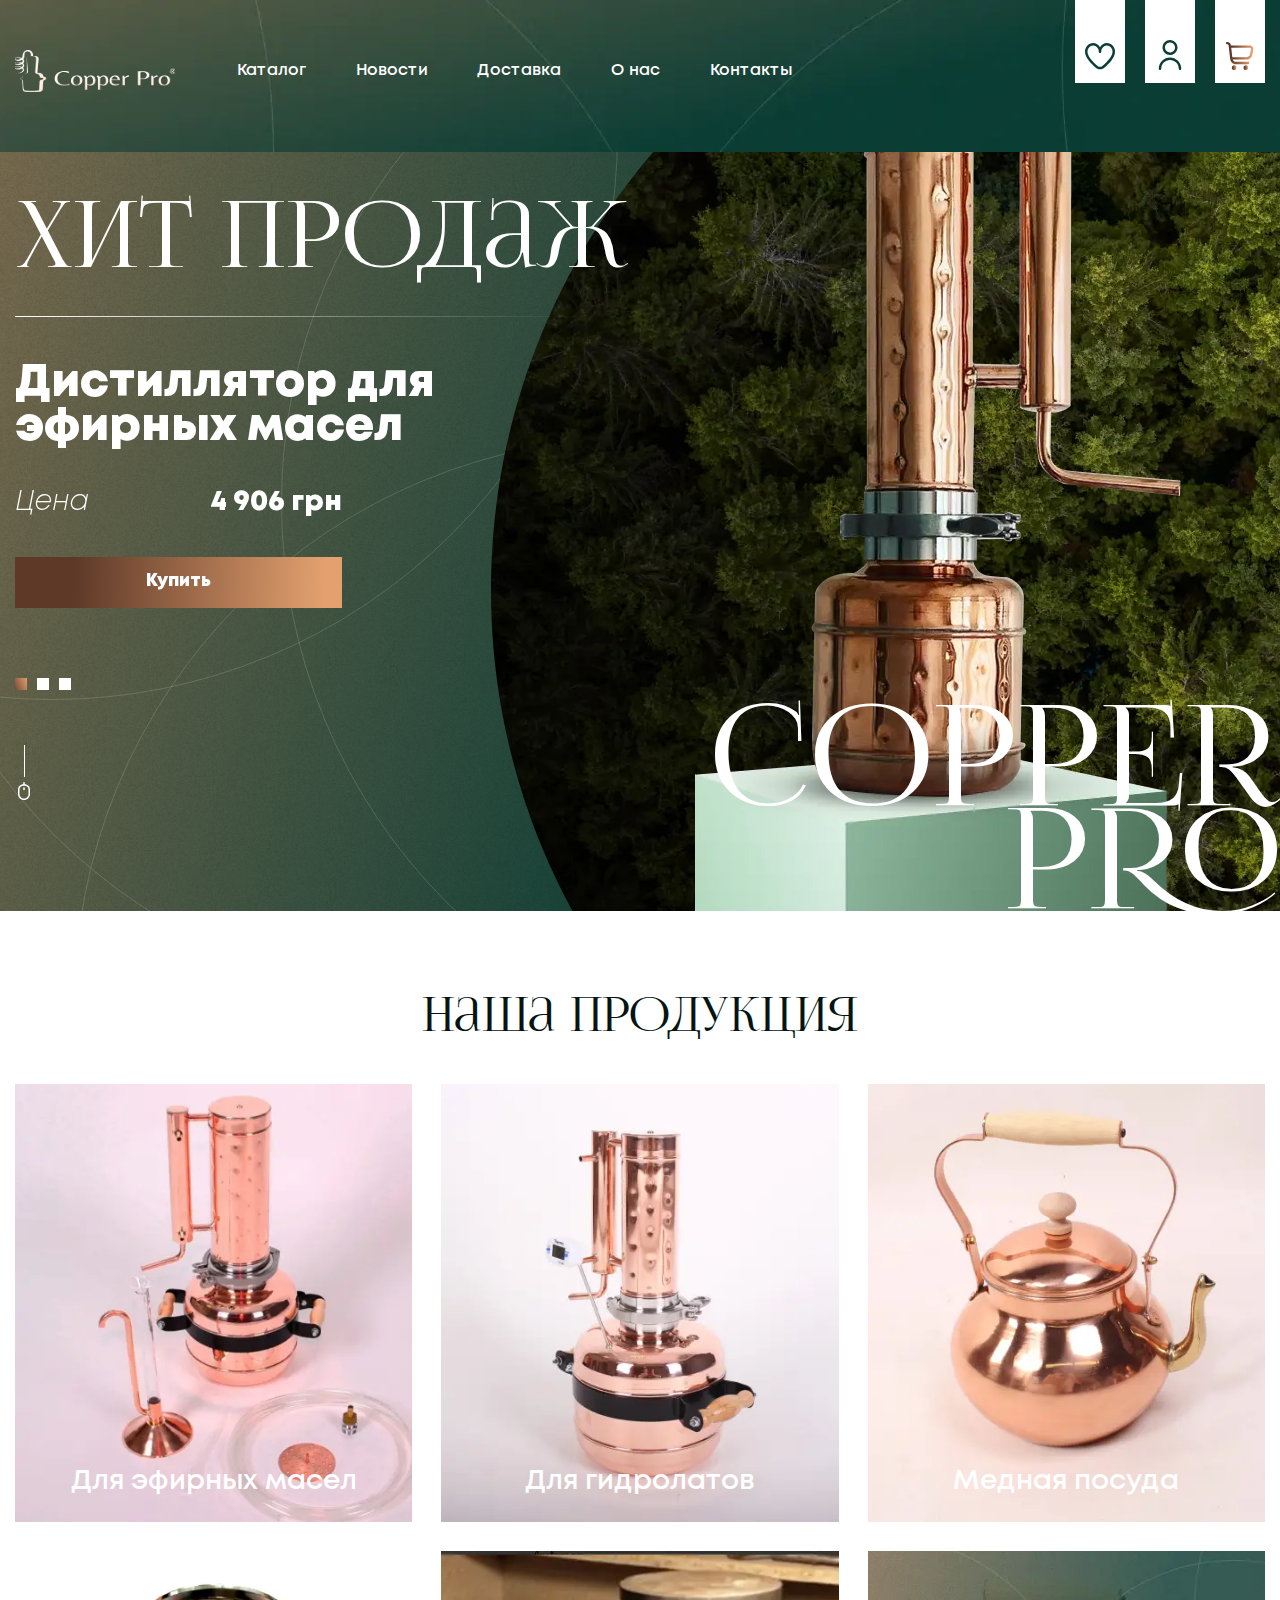
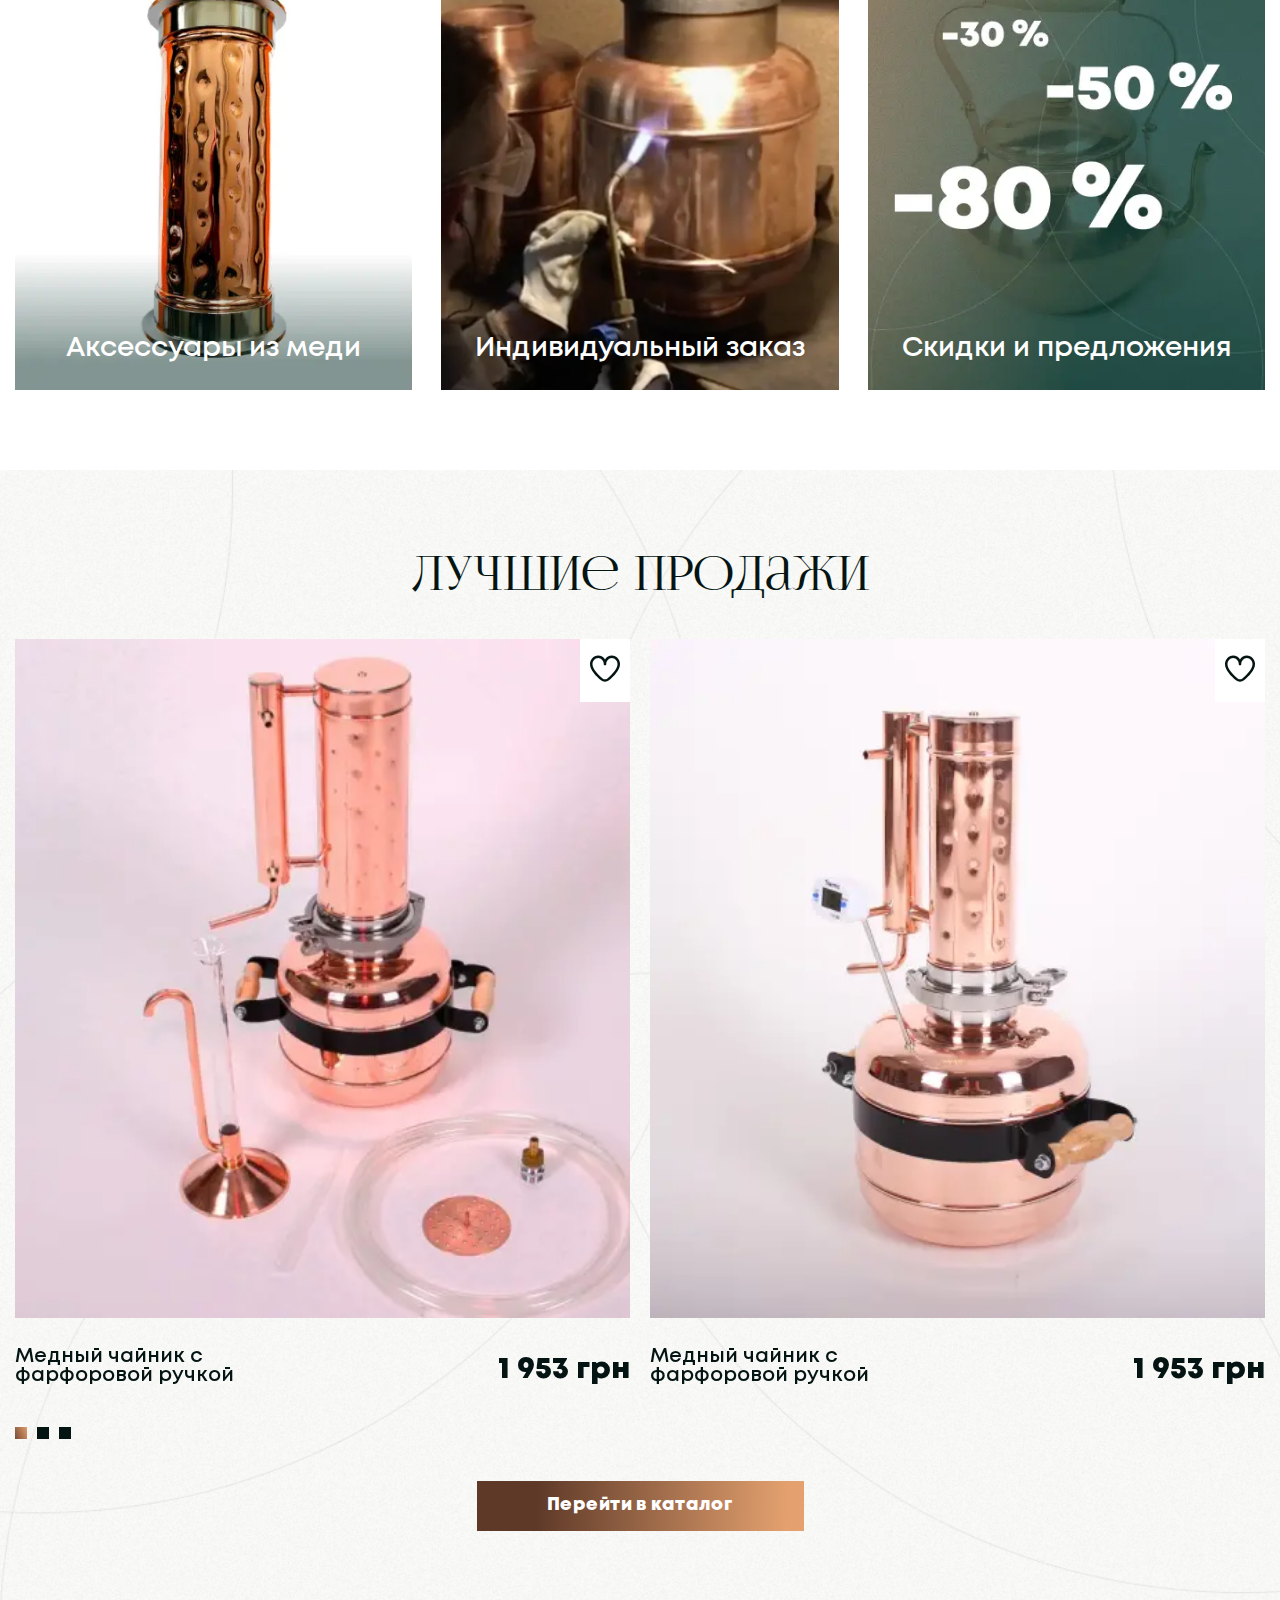
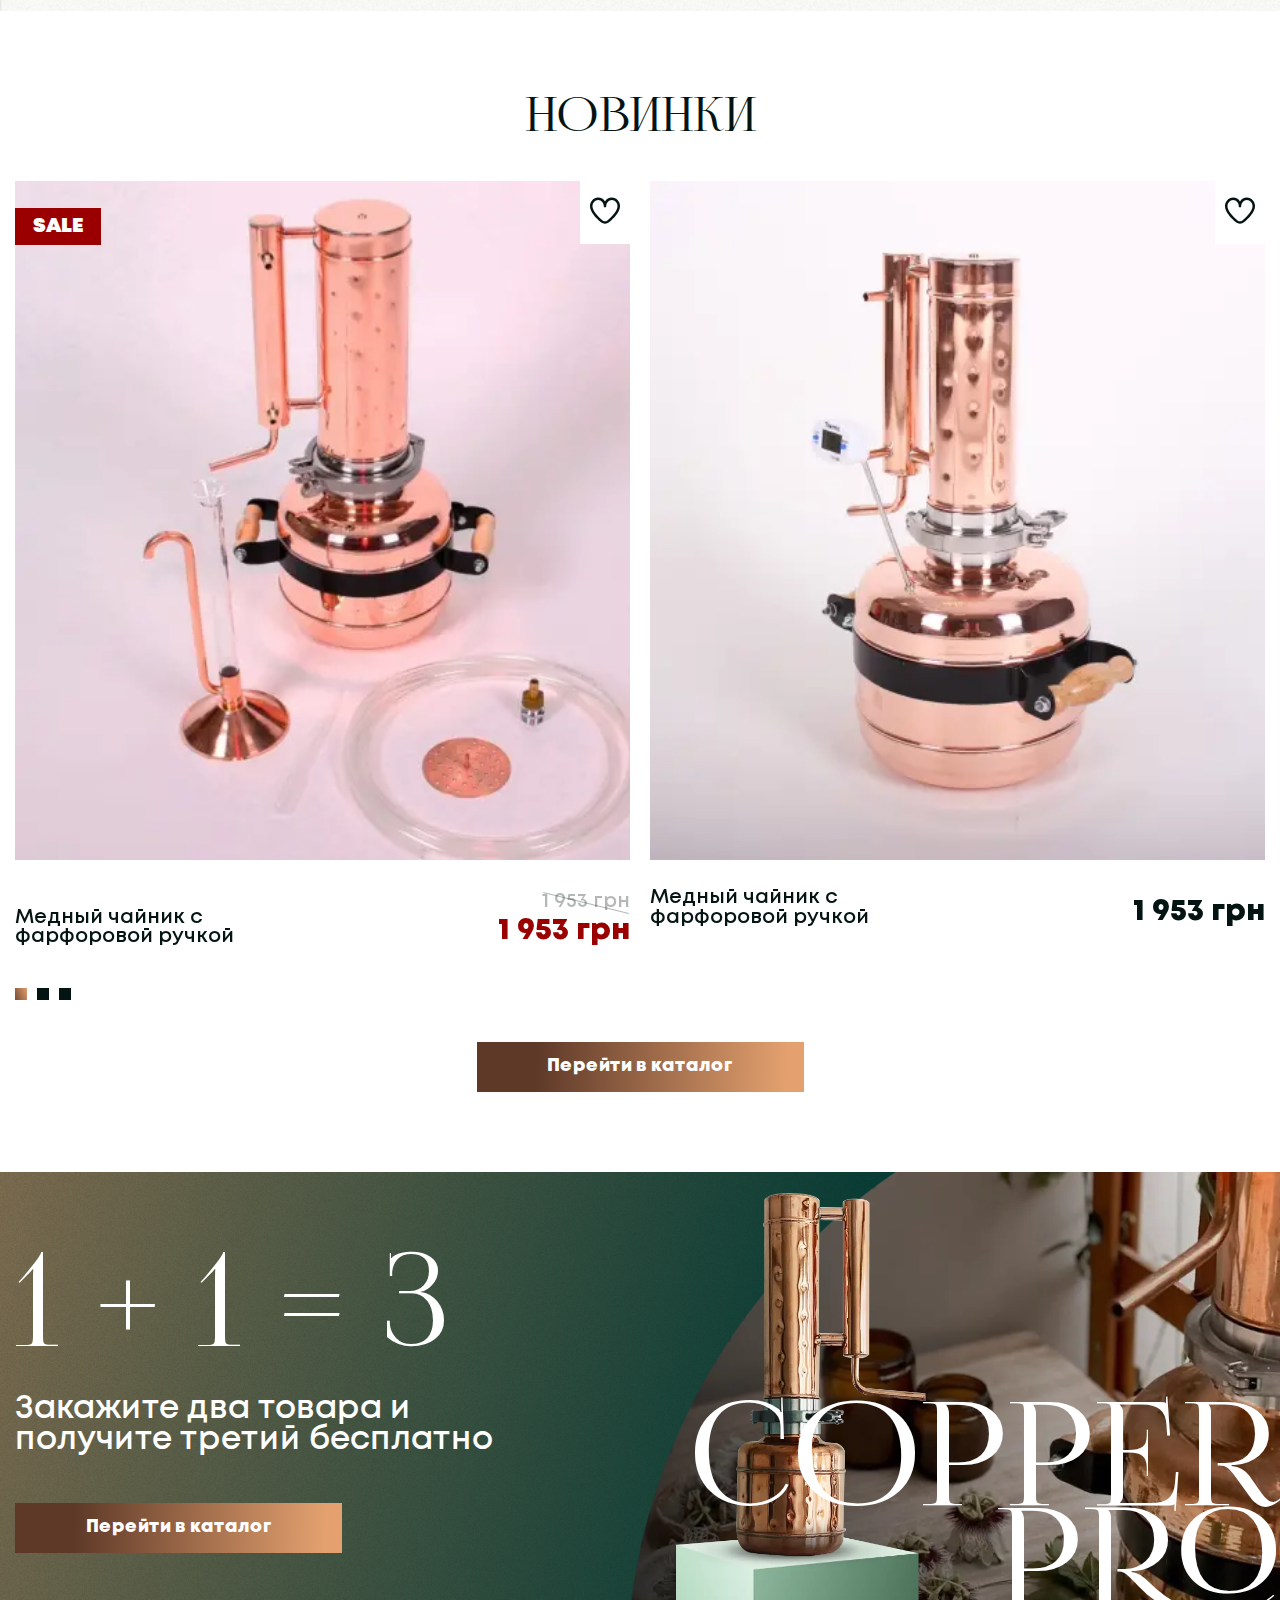
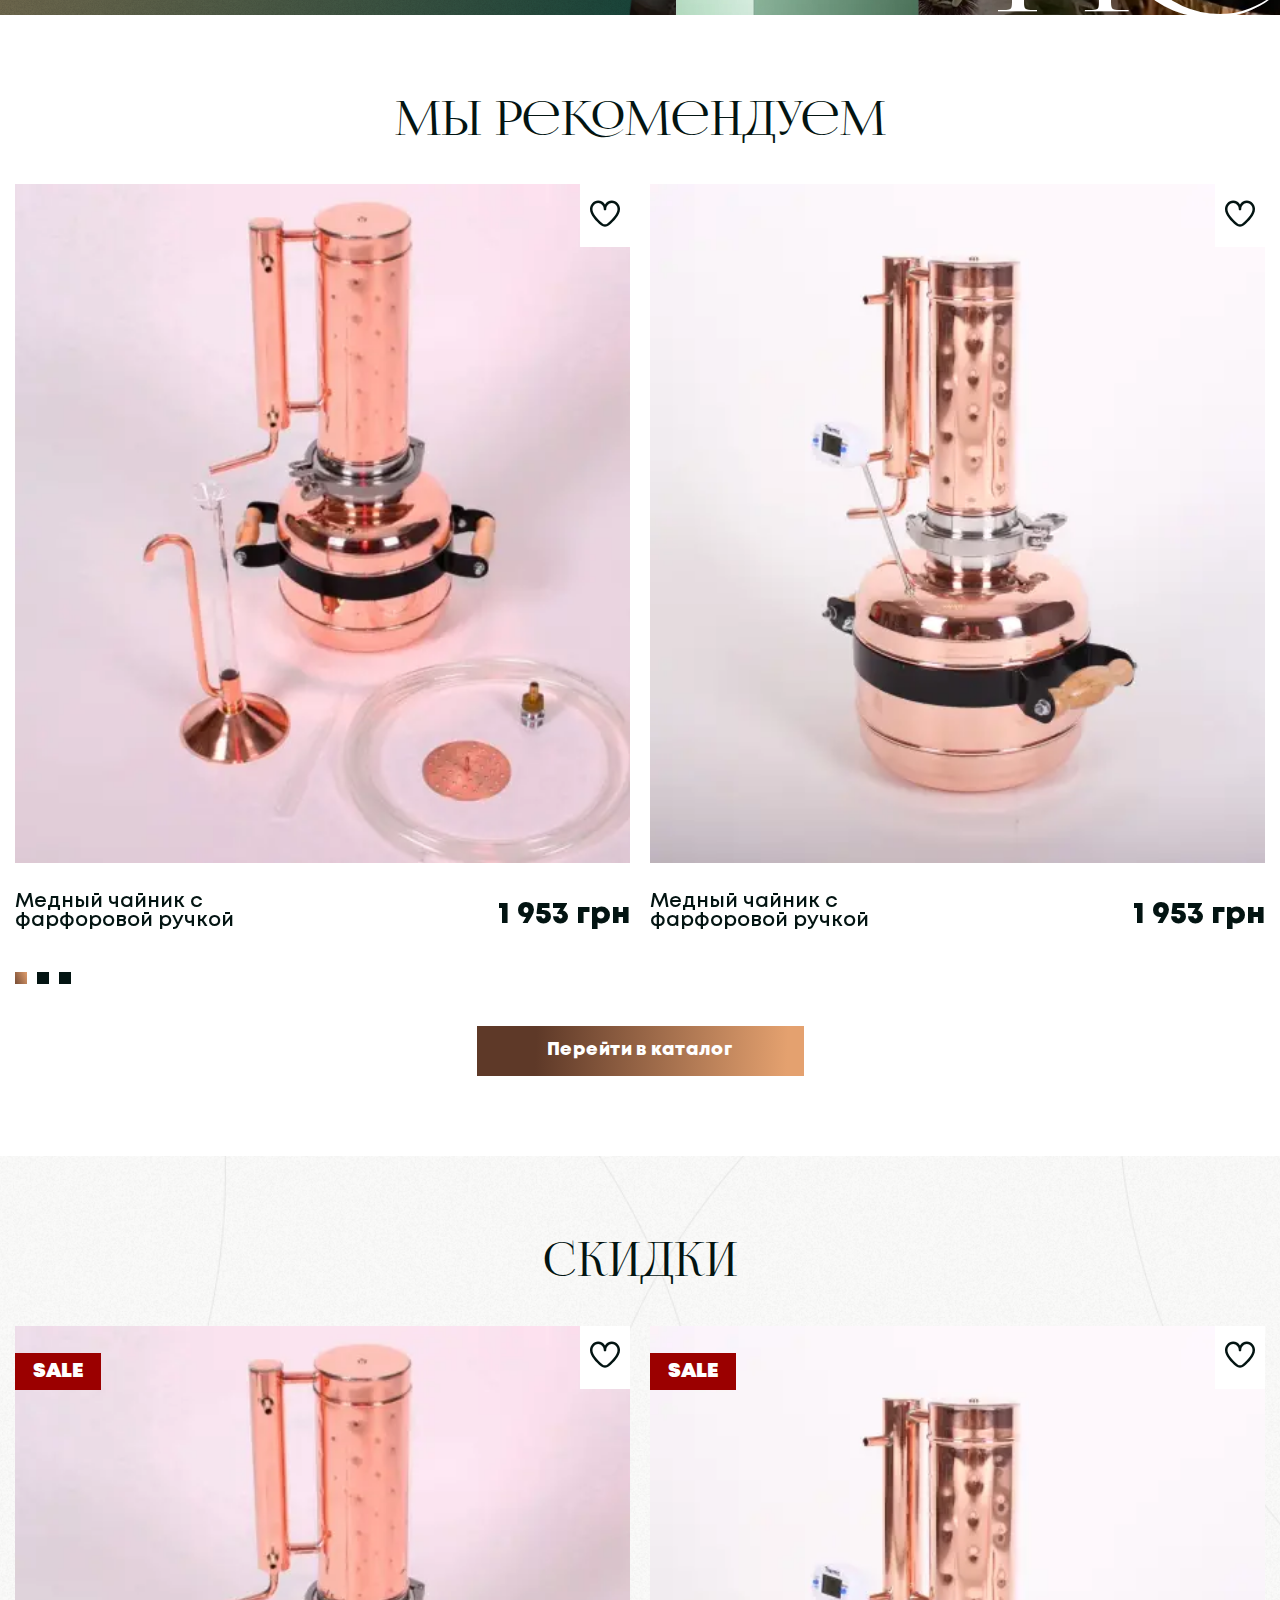
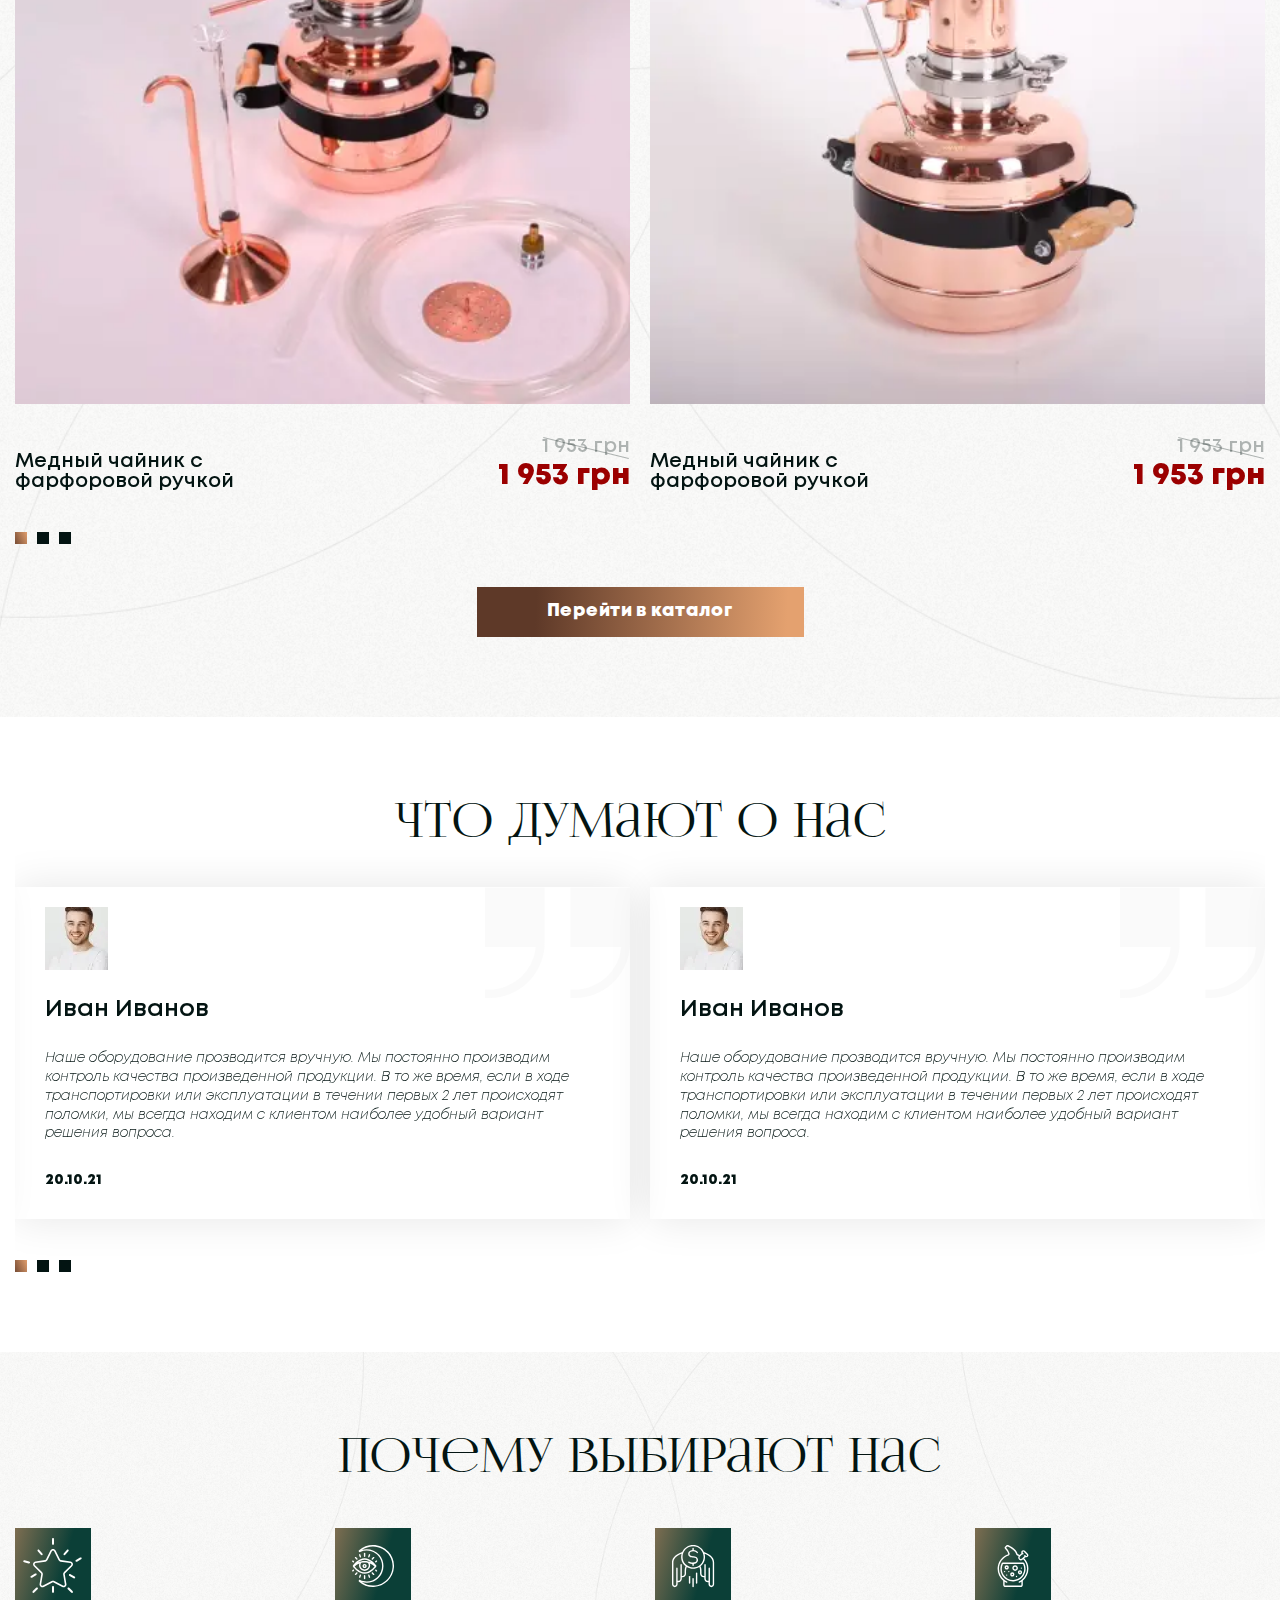
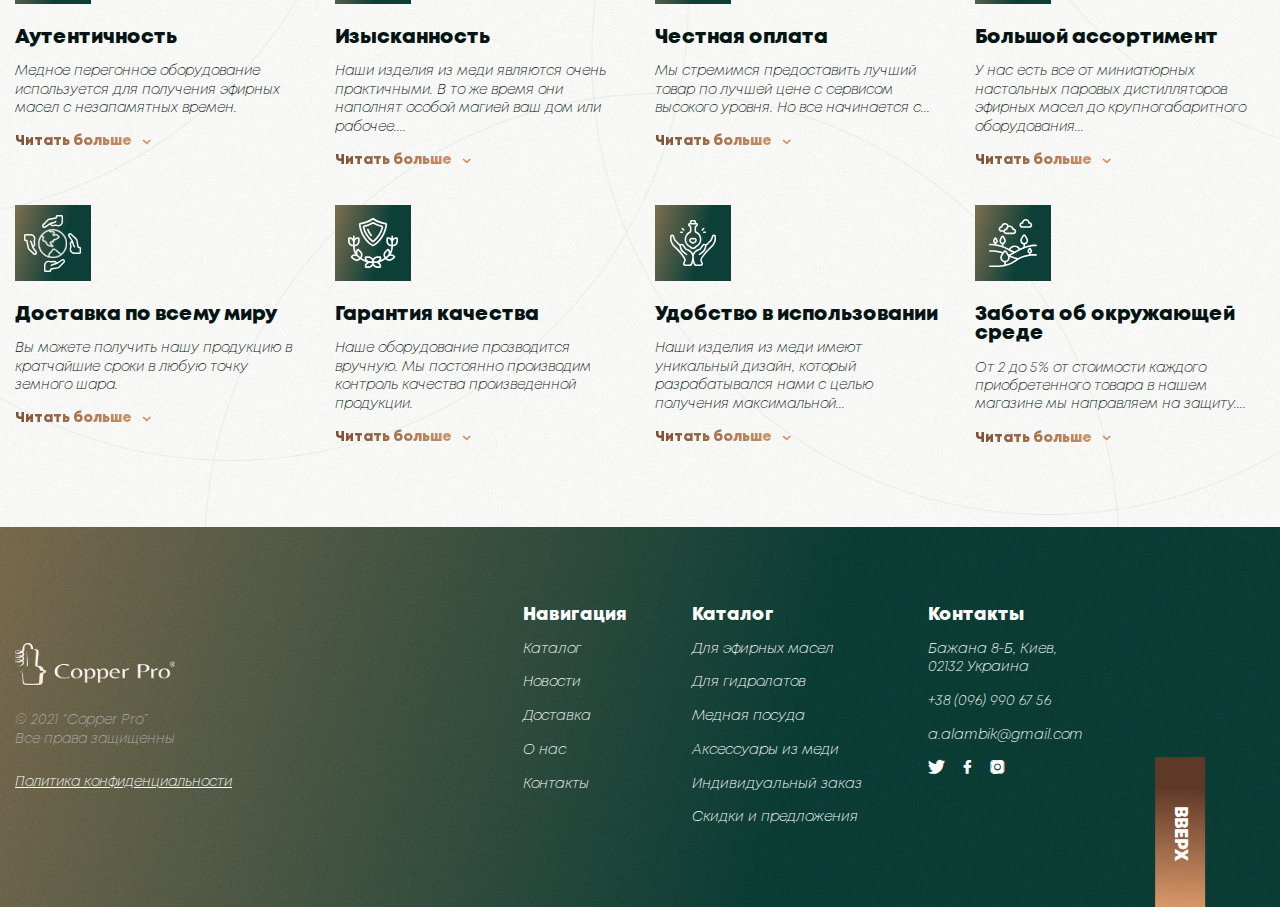
<file: home.html>
<!DOCTYPE html>
<html lang="ru">

<head>
	<title>Главная</title>
	<meta charset="UTF-8">
	<meta name="format-detection" content="telephone=no">
	<!-- <style>body{opacity: 0;}</style> -->
	<link rel="stylesheet" href="css/style.min.css?_v=20220917194437">
	<link rel="shortcut icon" href="favicon.ico">
	<!-- <meta name="robots" content="noindex, nofollow"> -->
	<meta name="viewport" content="width=device-width, initial-scale=1.0">
</head>

<body>
	<div class="wrapper">
		<header data-scroll="87" data-scroll-show="500" class="header">
			<div class="header__container">
				<div class="header__content">
					<div class="header__column">
						<a href="../index.html" class="header__logo"><img src="img/logo.svg" alt="logo"></a>
						<div class="header__menu menu" data-da=".header__container, 991.98, 2">
							<nav class="menu__body">
								<ul class="menu__list">
									<li class="menu__item"><a href="../catalog.html" class="menu__link">Каталог</a></li>
									<li class="menu__item"><a href="../news.html" class="menu__link">Новости</a></li>
									<li class="menu__item"><a href="../order.html" class="menu__link">Доставка</a></li>
									<li class="menu__item"><a href="../about.html" class="menu__link">О нас</a></li>
									<li class="menu__item"><a href="../about.html" class="menu__link">Контакты</a></li>
								</ul>
							</nav>
							<button type="button" class="menu__icon">
								<div class="icon-menu">
									<div class="icon-menu__line"><span></span></div>
									<div class="icon-menu__line"><span></span></div>
									<div class="icon-menu__line"><span></span></div>
								</div>
							</button>
						</div>
					</div>
					<div class="header__info info-header">
						<div class="info-header__items">
							<a href="../wish.html" class="info-header__item info-header__item_like"><img src="img/icons/like.svg" alt="like"></a>
							<a href="../profile.html" class="info-header__item"><img src="img/icons/user.svg" alt="user"></a>
							<a href="../basket.html" class="info-header__item"><img src="img/icons/shopping-cart.svg" alt="shopping cart"></a>
						</div>
					</div>
				</div>
			</div>
		</header>
		<main class="page">
			<section id="top-block" class="main-page">
				<div class="main-page__container">
					<div class="main-page__slider swiper swiper-main-slider">
						<div class="main-page__wrapper swiper-wrapper">
							<div class="main-page__slide swiper-slide swiper-main-slide">
								<div class="swiper-main-slide__content">
									<h2 class="swiper-main-slide__title head-title head-title_white">Хит продаж</h2>
									<div class="swiper-main-slide__body body-slide">
										<a href="product.html" class="body-slide__title">Дистиллятор для эфирных масел</a>
										<div class="body-slide__bottom">
											<div class="body-slide__price">
												Цена <span>4 906 грн</span>
											</div>
											<a href="product.html" class="body-slide__button button">Купить</a>
										</div>
										<div class="swiper-main-slide__buttons">
											<div class="swiper-pagination swiper-pagination_white"></div>
											<button data-goto=".our-production" class="main-page__mouse"><img src="img/icons/mouse.svg" alt="mouse"></button>
										</div>
									</div>
								</div>
								<div class="swiper-main-slide__column">
									<picture><source data-srcset="img/home/main-page/distiller.webp" srcset="[data-uri]" type="image/webp"><img src="[data-uri]"  data-src="img/home/main-page/distiller.png" alt="distiller" class="swiper-lazy"></picture>
								</div>
							</div>
							<div class="main-page__slide swiper-slide swiper-main-slide">
								<div class="swiper-main-slide__content">
									<h2 class="swiper-main-slide__title head-title head-title_white">Хит продаж</h2>
									<div class="swiper-main-slide__body body-slide">
										<a href="product.html" class="body-slide__title">Дистиллятор для масел</a>
										<div class="body-slide__bottom">
											<div class="body-slide__price">
												Цена <span>1920 грн</span>
											</div>
											<a href="product.html" class="body-slide__button button">Купить</a>
										</div>
										<div class="swiper-main-slide__buttons">
											<div class="swiper-pagination swiper-pagination_white"></div>
											<button data-goto=".our-production" class="main-page__mouse"><img src="img/icons/mouse.svg" alt="mouse"></button>
										</div>
									</div>
								</div>
								<div class="swiper-main-slide__column">
									<picture><source data-srcset="img/home/main-page/distiller.webp" srcset="[data-uri]" type="image/webp"><img src="[data-uri]"  data-src="img/home/main-page/distiller.png" alt="distiller" class="swiper-lazy"></picture>
								</div>
							</div>
							<div class="main-page__slide swiper-slide swiper-main-slide">
								<div class="swiper-main-slide__content">
									<h2 class="swiper-main-slide__title head-title head-title_white">Хит продаж</h2>
									<div class="swiper-main-slide__body body-slide">
										<a href="product.html" class="body-slide__title">Дистиллятор для масел</a>
										<div class="body-slide__bottom">
											<div class="body-slide__price">
												Цена <span>3768 грн</span>
											</div>
											<a href="product.html" class="body-slide__button button">Купить</a>
										</div>
										<div class="swiper-main-slide__buttons">
											<div class="swiper-pagination swiper-pagination_white"></div>
											<button data-goto=".our-production" class="main-page__mouse"><img src="img/icons/mouse.svg" alt="mouse"></button>
										</div>
									</div>
								</div>
								<div class="swiper-main-slide__column">
									<picture><source data-srcset="img/home/main-page/distiller.webp" srcset="[data-uri]" type="image/webp"><img src="[data-uri]"  data-src="img/home/main-page/distiller.png" alt="distiller" class="swiper-lazy"></picture>
								</div>
							</div>
						</div>
					</div>
				</div>
				<button type="button" class="swiper-button-prev swiper-button-prev_white _icon-select-arrow"></button>
				<button type="button" class="swiper-button-next swiper-button-next_white _icon-select-arrow"></button>
				<p class="main-page__bg-text bg-text">COPPER PRO</p>
				<picture><source srcset="img/home/main-page/branches.webp" type="image/webp"><img src="img/home/main-page/branches.png" alt="branches" class="main-page__image-bg"></picture>
				<div class="main-page__circle main-page__circle_one"></div>
				<div class="main-page__circle main-page__circle_two"></div>
				<div class="main-page__circle main-page__circle_three"></div>
				<div class="main-page__circle main-page__circle_four"></div>
				<div class="main-page__circle main-page__circle_five"></div>
			</section>
			<section class="our-production">
				<div class="our-production__container">
					<h2 class="our-production__title title-main">Наша продукция</h2>
					<div class="our-production__items">
						<a href="catalog.html" class="our-production__item">
							<div class="our-production__image-ibg"><picture><source data-srcset="img/home/our-production/image1.webp" srcset="[data-uri]" type="image/webp"><img src="[data-uri]"  data-src="img/home/our-production/image1.jpg" alt="image"></picture></div>
							<p class="our-production__text">Для эфирных масел</p>
						</a>
						<a href="catalog.html" class="our-production__item">
							<div class="our-production__image-ibg"><picture><source data-srcset="img/home/our-production/image2.webp" srcset="[data-uri]" type="image/webp"><img src="[data-uri]"  data-src="img/home/our-production/image2.jpg" alt="image"></picture></div>
							<p class="our-production__text">Для гидролатов</p>
						</a>
						<a href="catalog.html" class="our-production__item">
							<div class="our-production__image-ibg"><picture><source data-srcset="img/home/our-production/image3.webp" srcset="[data-uri]" type="image/webp"><img src="[data-uri]"  data-src="img/home/our-production/image3.jpg" alt="image"></picture></div>
							<p class="our-production__text">Медная посуда</p>
						</a>
						<a href="catalog.html" class="our-production__item">
							<div class="our-production__image-ibg"><picture><source data-srcset="img/home/our-production/image4.webp" srcset="[data-uri]" type="image/webp"><img src="[data-uri]"  data-src="img/home/our-production/image4.jpg" alt="image"></picture></div>
							<p class="our-production__text">Аксессуары из меди</p>
						</a>
						<a href="catalog.html" class="our-production__item">
							<div class="our-production__image-ibg"><picture><source data-srcset="img/home/our-production/image5.webp" srcset="[data-uri]" type="image/webp"><img src="[data-uri]"  data-src="img/home/our-production/image5.jpg" alt="image"></picture></div>
							<p class="our-production__text">Индивидуальный заказ</p>
						</a>
						<a href="catalog.html" class="our-production__item">
							<div class="our-production__image-ibg"><picture><source data-srcset="img/home/our-production/image6.webp" srcset="[data-uri]" type="image/webp"><img src="[data-uri]"  data-src="img/home/our-production/image6.jpg" alt="image"></picture></div>
							<p class="our-production__text">Скидки и предложения</p>
						</a>
					</div>
				</div>
			</section>
			<section class="slider-block special-bg">
				<div class="slider-block__container">
					<h2 class="slider-block__title slider-block__title_margin title-main">Лучшие продажи</h2>
					<div class="slider-block__slider swiper">
						<div class="slider-block__wrapper swiper-wrapper">
							<div data-product class="slider-block__slide swiper-slide slide-slider-block">
								<div class="slide-slider-block__image-ibg">
									<a href="product.html"><picture><source data-srcset="img/home/our-production/image1.webp" srcset="[data-uri]" type="image/webp"><img src="[data-uri]"  data-image class="swiper-lazy" data-src="img/home/our-production/image1.jpg" alt="image"></picture></a>
									<button type="button" data-cart class="slide-slider-block__like"></button>
								</div>
								<div class="slide-slider-block__body">
									<a href="product.html" class="slide-slider-block__product">Медный чайник с фарфоровой ручкой</a>
									<div class="slide-slider-block__price" data-price>1 953 грн</div>
								</div>
							</div>
							<div data-product class="slider-block__slide swiper-slide slide-slider-block">
								<div class="slide-slider-block__image-ibg">
									<a href="product.html"><picture><source data-srcset="img/home/our-production/image2.webp" srcset="[data-uri]" type="image/webp"><img src="[data-uri]"  data-image class="swiper-lazy" data-src="img/home/our-production/image2.jpg" alt="image"></picture></a>
									<button type="button" data-cart class="slide-slider-block__like"></button>
								</div>
								<div class="slide-slider-block__body">
									<a href="product.html" class="slide-slider-block__product">Медный чайник с фарфоровой ручкой</a>
									<div class="slide-slider-block__price" data-price>1 953 грн</div>
								</div>
							</div>
							<div data-product class="slider-block__slide swiper-slide slide-slider-block">
								<div class="slide-slider-block__image-ibg">
									<a href="product.html"><picture><source data-srcset="img/home/our-production/image3.webp" srcset="[data-uri]" type="image/webp"><img src="[data-uri]"  data-image class="swiper-lazy" data-src="img/home/our-production/image3.jpg" alt="image"></picture></a>
									<button type="button" data-cart class="slide-slider-block__like"></button>
								</div>
								<div class="slide-slider-block__body">
									<a href="product.html" class="slide-slider-block__product">Медный чайник с фарфоровой ручкой</a>
									<div class="slide-slider-block__price" data-price>1 953 грн</div>
								</div>
							</div>
						</div>
						<div class="swiper-pagination swiper-pagination_center"></div>
					</div>
					<a href="catalog.html" class="slider-block__button button">Перейти в каталог</a>
				</div>
				<button type="button" class="swiper-button-prev _icon-select-arrow"></button>
				<button type="button" class="swiper-button-next _icon-select-arrow"></button>
			</section>
			<section class="slider-block">
				<div class="slider-block__container">
					<h2 class="slider-block__title slider-block__title_margin title-main">новинки</h2>
					<div class="slider-block__slider swiper">
						<div class="slider-block__wrapper swiper-wrapper">
							<div data-product class="slider-block__slide swiper-slide slide-slider-block">
								<div class="slide-slider-block__image-ibg">
									<a href="product.html"><picture><source data-srcset="img/home/our-production/image1.webp" srcset="[data-uri]" type="image/webp"><img src="[data-uri]"  data-image class="swiper-lazy" data-src="img/home/our-production/image1.jpg" alt="image"></picture></a>
									<button type="button" data-cart class="slide-slider-block__like"></button>
									<p class="slide-slider-block__sale">Sale</p>
								</div>
								<div class="slide-slider-block__body">
									<a href="product.html" class="slide-slider-block__product">Медный чайник с фарфоровой ручкой</a>
									<div class="slide-slider-block__price slide-slider-block__price_red">
										<span class="slide-slider-block__discount">1 953 грн</span>
										<span data-price>1 953 грн</span>
									</div>
								</div>
							</div>
							<div data-product class="slider-block__slide swiper-slide slide-slider-block">
								<div class="slide-slider-block__image-ibg">
									<a href="product.html"><picture><source data-srcset="img/home/our-production/image2.webp" srcset="[data-uri]" type="image/webp"><img src="[data-uri]"  data-image class="swiper-lazy" data-src="img/home/our-production/image2.jpg" alt="image"></picture></a>
									<button type="button" data-cart class="slide-slider-block__like"></button>
								</div>
								<div class="slide-slider-block__body">
									<a href="product.html" class="slide-slider-block__product">Медный чайник с фарфоровой ручкой</a>
									<div class="slide-slider-block__price" data-price>1 953 грн</div>
								</div>
							</div>
							<div data-product class="slider-block__slide swiper-slide slide-slider-block">
								<div class="slide-slider-block__image-ibg">
									<a href="product.html"><picture><source data-srcset="img/home/our-production/image3.webp" srcset="[data-uri]" type="image/webp"><img src="[data-uri]"  data-image class="swiper-lazy" data-src="img/home/our-production/image3.jpg" alt="image"></picture></a>
									<button type="button" data-cart class="slide-slider-block__like"></button>
								</div>
								<div class="slide-slider-block__body">
									<a href="product.html" class="slide-slider-block__product">Медный чайник с фарфоровой ручкой</a>
									<div class="slide-slider-block__price" data-price>1 953 грн</div>
								</div>
							</div>
						</div>
						<div class="swiper-pagination swiper-pagination_center"></div>
					</div>
					<a href="catalog.html" class="slider-block__button button">Перейти в каталог</a>
				</div>
				<button type="button" class="swiper-button-prev _icon-select-arrow"></button>
				<button type="button" class="swiper-button-next _icon-select-arrow"></button>
			</section>
			<section class="free">
				<div class="free__container">
					<div class="free__content">
						<div class="free__numbers">1 + 1 = 3</div>
						<div class="free__text">Закажите два товара и получите третий бесплатно</div>
						<a href="catalog.html" class="free__button button">Перейти в каталог</a>
					</div>
					<picture><source srcset="img/home/main-page/distiller.webp" type="image/webp"><img src="img/home/main-page/distiller.png" alt="distiller" class="free__image"></picture>
				</div>
				<picture><source srcset="img/home/free/bg.webp" type="image/webp"><img src="img/home/free/bg.png" alt="background image" class="free__background-image"></picture>
				<p class="free__bg-text">COPPER PRO</p>
				<div class="free__circle free__circle_one"></div>
				<div class="free__circle free__circle_two"></div>
				<div class="free__circle free__circle_three"></div>
			</section>
			<section class="slider-block">
				<div class="slider-block__container">
					<h2 class="slider-block__title slider-block__title_margin title-main">мы рекомендуем</h2>
					<div class="slider-block__slider swiper">
						<div class="slider-block__wrapper swiper-wrapper">
							<div data-product class="slider-block__slide swiper-slide slide-slider-block">
								<div class="slide-slider-block__image-ibg">
									<a href="product.html"><picture><source data-srcset="img/home/our-production/image1.webp" srcset="[data-uri]" type="image/webp"><img src="[data-uri]"  data-image class="swiper-lazy" data-src="img/home/our-production/image1.jpg" alt="image"></picture></a>
									<button type="button" data-cart class="slide-slider-block__like"></button>
								</div>
								<div class="slide-slider-block__body">
									<a href="product.html" class="slide-slider-block__product">Медный чайник с фарфоровой ручкой</a>
									<div class="slide-slider-block__price" data-price>1 953 грн</div>
								</div>
							</div>
							<div data-product class="slider-block__slide swiper-slide slide-slider-block">
								<div class="slide-slider-block__image-ibg">
									<a href="product.html"><picture><source data-srcset="img/home/our-production/image2.webp" srcset="[data-uri]" type="image/webp"><img src="[data-uri]"  data-image class="swiper-lazy" data-src="img/home/our-production/image2.jpg" alt="image"></picture></a>
									<button type="button" data-cart class="slide-slider-block__like"></button>
								</div>
								<div class="slide-slider-block__body">
									<a href="product.html" class="slide-slider-block__product">Медный чайник с фарфоровой ручкой</a>
									<div class="slide-slider-block__price" data-price>1 953 грн</div>
								</div>
							</div>
							<div data-product class="slider-block__slide swiper-slide slide-slider-block">
								<div class="slide-slider-block__image-ibg">
									<a href="product.html"><picture><source data-srcset="img/home/our-production/image3.webp" srcset="[data-uri]" type="image/webp"><img src="[data-uri]"  data-image class="swiper-lazy" data-src="img/home/our-production/image3.jpg" alt="image"></picture></a>
									<button type="button" data-cart class="slide-slider-block__like"></button>
								</div>
								<div class="slide-slider-block__body">
									<a href="product.html" class="slide-slider-block__product">Медный чайник с фарфоровой ручкой</a>
									<div class="slide-slider-block__price" data-price>1 953 грн</div>
								</div>
							</div>
						</div>
						<div class="swiper-pagination swiper-pagination_center"></div>
					</div>
					<a href="catalog.html" class="slider-block__button button">Перейти в каталог</a>
				</div>
				<button type="button" class="swiper-button-prev _icon-select-arrow"></button>
				<button type="button" class="swiper-button-next _icon-select-arrow"></button>
			</section>
			<section class="slider-block special-bg">
				<div class="slider-block__container">
					<h2 class="slider-block__title slider-block__title_margin title-main">Скидки</h2>
					<div class="slider-block__slider swiper">
						<div class="slider-block__wrapper swiper-wrapper">
							<div data-product class="slider-block__slide swiper-slide slide-slider-block">
								<div class="slide-slider-block__image-ibg">
									<a href="product.html"><picture><source data-srcset="img/home/our-production/image1.webp" srcset="[data-uri]" type="image/webp"><img src="[data-uri]"  data-image class="swiper-lazy" data-src="img/home/our-production/image1.jpg" alt="image"></picture></a>
									<button type="button" data-cart class="slide-slider-block__like"></button>
									<p class="slide-slider-block__sale">Sale</p>
								</div>
								<div class="slide-slider-block__body">
									<a href="product.html" class="slide-slider-block__product">Медный чайник с фарфоровой ручкой</a>
									<div class="slide-slider-block__price slide-slider-block__price_red">
										<span class="slide-slider-block__discount" data-price>1 953 грн</span>
										1 953 грн
									</div>
								</div>
							</div>
							<div data-product class="slider-block__slide swiper-slide slide-slider-block">
								<div class="slide-slider-block__image-ibg">
									<a href="product.html"><picture><source data-srcset="img/home/our-production/image2.webp" srcset="[data-uri]" type="image/webp"><img src="[data-uri]"  data-image class="swiper-lazy" data-src="img/home/our-production/image2.jpg" alt="image"></picture></a>
									<button type="button" data-cart class="slide-slider-block__like"></button>
									<p class="slide-slider-block__sale">Sale</p>
								</div>
								<div class="slide-slider-block__body">
									<a href="product.html" class="slide-slider-block__product">Медный чайник с фарфоровой ручкой</a>
									<div class="slide-slider-block__price slide-slider-block__price_red">
										<span class="slide-slider-block__discount" data-price>1 953 грн</span>
										1 953 грн
									</div>
								</div>
							</div>
							<div data-product class="slider-block__slide swiper-slide slide-slider-block">
								<div class="slide-slider-block__image-ibg">
									<a href="product.html"><picture><source data-srcset="img/home/our-production/image3.webp" srcset="[data-uri]" type="image/webp"><img src="[data-uri]"  data-image class="swiper-lazy" data-src="img/home/our-production/image3.jpg" alt="image"></picture></a>
									<button type="button" data-cart class="slide-slider-block__like"></button>
									<p class="slide-slider-block__sale">Sale</p>
								</div>
								<div class="slide-slider-block__body">
									<a href="product.html" class="slide-slider-block__product">Медный чайник с фарфоровой ручкой</a>
									<div class="slide-slider-block__price slide-slider-block__price_red">
										<span class="slide-slider-block__discount" data-price>1 953 грн</span>
										1 953 грн
									</div>
								</div>
							</div>
						</div>
						<div class="swiper-pagination swiper-pagination_center"></div>
					</div>
					<a href="catalog.html" class="slider-block__button button">Перейти в каталог</a>
				</div>
				<button type="button" class="swiper-button-prev _icon-select-arrow"></button>
				<button type="button" class="swiper-button-next _icon-select-arrow"></button>
			</section>
			<section class="slider-block">
				<div class="slider-block__container">
					<h2 class="slider-block__title title-main">Что думают о нас</h2>
					<div class="slider-block__slider slider-block__slider_padding swiper">
						<div class="slider-block__wrapper swiper-wrapper">
							<div class="slider-block__slide swiper-slide slide-slider-comment _icon-quote">
								<picture><source srcset="img/home/comments/user.webp" type="image/webp"><img src="img/home/comments/user.jpg" alt="user" class="slide-slider-comment__user"></picture>
								<p class="slide-slider-comment__name">Иван Иванов</p>
								<p class="slide-slider-comment__text">Наше оборудование прозводится вручную. Мы постоянно производим контроль качества произведенной продукции. В то же время, если в ходе транспортировки или эксплуатации в течении первых 2 лет происходят поломки, мы всегда находим с клиентом наиболее удобный вариант решения вопроса. </p>
								<p class="slide-slider-comment__date">20.10.21</p>
							</div>
							<div class="slider-block__slide swiper-slide slide-slider-comment _icon-quote">
								<picture><source srcset="img/home/comments/user.webp" type="image/webp"><img src="img/home/comments/user.jpg" alt="user" class="slide-slider-comment__user"></picture>
								<p class="slide-slider-comment__name">Иван Иванов</p>
								<p class="slide-slider-comment__text">Наше оборудование прозводится вручную. Мы постоянно производим контроль качества произведенной продукции. В то же время, если в ходе транспортировки или эксплуатации в течении первых 2 лет происходят поломки, мы всегда находим с клиентом наиболее удобный вариант решения вопроса. </p>
								<p class="slide-slider-comment__date">20.10.21</p>
							</div>
							<div class="slider-block__slide swiper-slide slide-slider-comment _icon-quote">
								<picture><source srcset="img/home/comments/user.webp" type="image/webp"><img src="img/home/comments/user.jpg" alt="user" class="slide-slider-comment__user"></picture>
								<p class="slide-slider-comment__name">Иван Иванов</p>
								<p class="slide-slider-comment__text">Наше оборудование прозводится вручную. Мы постоянно производим контроль качества произведенной продукции. В то же время, если в ходе транспортировки или эксплуатации в течении первых 2 лет происходят поломки, мы всегда находим с клиентом наиболее удобный вариант решения вопроса. </p>
								<p class="slide-slider-comment__date">20.10.21</p>
							</div>
						</div>
						<div class="swiper-pagination swiper-pagination_center"></div>
					</div>
				</div>
				<button type="button" class="swiper-button-prev _icon-select-arrow"></button>
				<button type="button" class="swiper-button-next _icon-select-arrow"></button>
			</section>
			<section class="why-choose-us special-bg">
				<div class="why-choose-us__container">
					<h2 class="why-choose-us__title title-main">Почему выбирают нас</h2>
					<div class="why-choose-us__items">
						<div class="why-choose-us__item item-why-choose-us">
							<div class="item-why-choose-us__image">
								<img src="img/icons/star.svg" alt="star">
							</div>
							<div class="item-why-choose-us__body">
								<h4 class="item-why-choose-us__title">Аутентичность</h4>
								<div data-showmore="items" class="item-why-choose-us__text">
									<div data-showmore-content="1" class="item-why-choose-us__content">
										<p>Медное перегонное оборудование используется для получения эфирных масел с незапамятных времен. </p>
										<p>Lorem ipsum dolor sit amet, consectetur adipisicing elit. Cupiditate recusandae quibusdam sint voluptatem debitis autem iste neque quae corporis minus saepe provident consequuntur, quis ex alias quos ipsam fuga libero.</p>
									</div>
									<button hidden data-showmore-button type="button" class="item-why-choose-us__more"><span>Читать больше<img src="img/icons/showmore-arrow.svg" alt="arrow"></span><span>Скыть<img src="img/icons/showmore-arrow.svg" alt="arrow"></span></button>
								</div>
							</div>
						</div>
						<div class="why-choose-us__item item-why-choose-us">
							<div class="item-why-choose-us__image">
								<img src="img/icons/moon.svg" alt="moon">
							</div>
							<div class="item-why-choose-us__body">
								<h4 class="item-why-choose-us__title">Изысканность</h4>
								<div data-showmore="items" class="item-why-choose-us__text">
									<div data-showmore-content="1" class="item-why-choose-us__content">
										<p>Наши изделия из меди являются очень практичными. В то же время они наполнят особой магией ваш дом или рабочее.... </p>
										<p>Lorem ipsum dolor sit amet, consectetur adipisicing elit. Necessitatibus doloremque, assumenda maxime ut vero quis quas omnis laudantium. Sed iure dolorem obcaecati beatae nemo voluptatum quisquam voluptatem sit possimus deleniti.</p>
									</div>
									<button hidden data-showmore-button type="button" class="item-why-choose-us__more"><span>Читать больше<img src="img/icons/showmore-arrow.svg" alt="arrow"></span><span>Скыть<img src="img/icons/showmore-arrow.svg" alt="arrow"></span></button>
								</div>
							</div>
						</div>
						<div class="why-choose-us__item item-why-choose-us">
							<div class="item-why-choose-us__image">
								<img src="img/icons/money.svg" alt="money">
							</div>
							<div class="item-why-choose-us__body">
								<h4 class="item-why-choose-us__title">Честная оплата</h4>
								<div data-showmore="items" class="item-why-choose-us__text">
									<div data-showmore-content="1" class="item-why-choose-us__content">
										<p>Мы стремимся предоставить лучший товар по лучшей цене с сервисом высокого уровня. Но все начинается c... </p>
										<p>Lorem ipsum dolor sit amet consectetur adipisicing elit. Quia, iure impedit possimus asperiores totam aperiam distinctio atque ducimus, molestias dolorum, maxime architecto cumque? Error nostrum quaerat atque praesentium, a nobis.</p>
									</div>
									<button hidden data-showmore-button type="button" class="item-why-choose-us__more"><span>Читать больше<img src="img/icons/showmore-arrow.svg" alt="arrow"></span><span>Скыть<img src="img/icons/showmore-arrow.svg" alt="arrow"></span></button>
								</div>
							</div>
						</div>
						<div class="why-choose-us__item item-why-choose-us">
							<div class="item-why-choose-us__image">
								<img src="img/icons/flask.svg" alt="flask">
							</div>
							<div class="item-why-choose-us__body">
								<h4 class="item-why-choose-us__title">Большой ассортимент</h4>
								<div data-showmore="items" class="item-why-choose-us__text">
									<div data-showmore-content="1" class="item-why-choose-us__content">
										<p>У нас есть все от миниатюрных настольных паровых дистилляторов эфирных масел до крупногабаритного оборудования... </p>
										<p>Lorem ipsum dolor sit amet, consectetur adipisicing elit. Ex, dolores quia iure fugit eveniet quas nemo. Odio obcaecati autem ipsam alias neque excepturi cupiditate ducimus inventore. Perspiciatis blanditiis suscipit temporibus.</p>
									</div>
									<button hidden data-showmore-button type="button" class="item-why-choose-us__more"><span>Читать больше<img src="img/icons/showmore-arrow.svg" alt="arrow"></span><span>Скыть<img src="img/icons/showmore-arrow.svg" alt="arrow"></span></button>
								</div>
							</div>
						</div>
						<div class="why-choose-us__item item-why-choose-us">
							<div class="item-why-choose-us__image">
								<img src="img/icons/hands.svg" alt="hands">
							</div>
							<div class="item-why-choose-us__body">
								<h4 class="item-why-choose-us__title">Доставка по всему миру</h4>
								<div data-showmore="items" class="item-why-choose-us__text">
									<div data-showmore-content="1" class="item-why-choose-us__content">
										<p>Вы можете получить нашу продукцию в кратчайшие сроки в любую точку земного шара. </p>
										<p>Lorem ipsum dolor sit amet consectetur, adipisicing elit. Cum voluptate error sapiente. Porro perspiciatis veniam ab sit a, iste iure nulla nihil dignissimos. Quasi ab consequuntur ea est impedit doloremque?</p>
									</div>
									<button hidden data-showmore-button type="button" class="item-why-choose-us__more"><span>Читать больше<img src="img/icons/showmore-arrow.svg" alt="arrow"></span><span>Скыть<img src="img/icons/showmore-arrow.svg" alt="arrow"></span></button>
								</div>
							</div>
						</div>
						<div class="why-choose-us__item item-why-choose-us">
							<div class="item-why-choose-us__image">
								<img src="img/icons/shield.svg" alt="shield">
							</div>
							<div class="item-why-choose-us__body">
								<h4 class="item-why-choose-us__title">Гарантия качества</h4>
								<div data-showmore="items" class="item-why-choose-us__text">
									<div data-showmore-content="1" class="item-why-choose-us__content">
										<p>Наше оборудование прозводится вручную. Мы постоянно производим контроль качества произведенной продукции. </p>
										<p>Lorem ipsum dolor sit amet consectetur adipisicing elit. Maiores velit pariatur temporibus corrupti minus. Ipsa fugiat maiores, iste recusandae sunt dicta magni perspiciatis numquam ducimus sed amet ullam. Vel, iure.</p>
									</div>
									<button hidden data-showmore-button type="button" class="item-why-choose-us__more"><span>Читать больше<img src="img/icons/showmore-arrow.svg" alt="arrow"></span><span>Скыть<img src="img/icons/showmore-arrow.svg" alt="arrow"></span></button>
								</div>
							</div>
						</div>
						<div class="why-choose-us__item item-why-choose-us">
							<div class="item-why-choose-us__image">
								<img src="img/icons/potion.svg" alt="potion">
							</div>
							<div class="item-why-choose-us__body">
								<h4 class="item-why-choose-us__title">Удобство в использовании</h4>
								<div data-showmore="items" class="item-why-choose-us__text">
									<div data-showmore-content="1" class="item-why-choose-us__content">
										<p>Наши изделия из меди имеют уникальный дизайн, который разрабатывался нами с целью получения максимальной... </p>
										<p>Lorem ipsum dolor sit amet consectetur adipisicing elit. Odio ullam suscipit officia nisi tenetur. Eius temporibus sint neque nam totam placeat laudantium autem? Eligendi dolore cum aut, nostrum corporis praesentium.</p>
									</div>
									<button hidden data-showmore-button type="button" class="item-why-choose-us__more"><span>Читать больше<img src="img/icons/showmore-arrow.svg" alt="arrow"></span><span>Скыть<img src="img/icons/showmore-arrow.svg" alt="arrow"></span></button>
								</div>
							</div>
						</div>
						<div class="why-choose-us__item item-why-choose-us">
							<div class="item-why-choose-us__image">
								<img src="img/icons/landscape.svg" alt="landscape">
							</div>
							<div class="item-why-choose-us__body">
								<h4 class="item-why-choose-us__title">Забота об окружающей среде</h4>
								<div data-showmore="items" class="item-why-choose-us__text">
									<div data-showmore-content="1" class="item-why-choose-us__content">
										<p>От 2 до 5% от стоимости каждого приобретенного товара в нашем магазине мы направляем на защиту.... </p>
										<p>Lorem ipsum dolor sit amet consectetur, adipisicing elit. Cum voluptatum adipisci, sed alias accusamus dolore tempora amet consequatur molestiae maxime ducimus optio reprehenderit quam illum officiis, quidem maiores dolorem! Natus?</p>
									</div>
									<button hidden data-showmore-button type="button" class="item-why-choose-us__more"><span>Читать больше<img src="img/icons/showmore-arrow.svg" alt="arrow"></span><span>Скыть<img src="img/icons/showmore-arrow.svg" alt="arrow"></span></button>
								</div>
							</div>
						</div>
					</div>
				</div>
			</section>
		</main>
		<footer class="footer">
			<div class="footer__container">
				<div class="footer__left left-column">
					<img src="img/logo.svg" alt="logo" class="left-column__logo">
					<div class="left-column__text">
						<p>© 2021 “Copper Pro”</p>
						<p>Все права защищенны</p>
					</div>
					<a href="#" class="left-column__link" style="text-decoration: underline;">Политика конфиденциальности</a>
				</div>
				<div class="footer__right right-column">
					<div class="right-column__items">
						<div class="right-column__item">
							<h5 class="right-column__title">Навигация</h5>
							<ul class="right-column__list list-column">
								<li class="list-column__link"><a href="../catalog.html">Каталог</a></li>
								<li class="list-column__link"><a href="../news.html">Новости</a></li>
								<li class="list-column__link"><a href="../order.html">Доставка</a></li>
								<li class="list-column__link"><a href="../about.html">О нас</a></li>
								<li class="list-column__link"><a href="../about.html">Контакты</a></li>
							</ul>
						</div>
						<div data-da=".right-column__items,541.98,3" class="right-column__item">
							<h5 class="right-column__title">Каталог</h5>
							<ul class="right-column__list list-column">
								<li class="list-column__link"><a href="../product.html">Для эфирных масел</a></li>
								<li class="list-column__link"><a href="../product.html">Для гидролатов</a></li>
								<li class="list-column__link"><a href="../product.html">Медная посуда</a></li>
								<li class="list-column__link"><a href="../product.html">Аксессуары из меди</a></li>
								<li class="list-column__link"><a href="../product.html">Индивидуальный заказ</a></li>
								<li class="list-column__link"><a href="../product.html">Скидки и предложения</a></li>
							</ul>
						</div>
						<div class="right-column__item">
							<h5 class="right-column__title">Контакты</h5>
							<ul class="right-column__list list-column">
								<li class="list-column__link" style="max-width: 132px;"><a href="#">Бажана 8-Б, Киев, 02132 Украина</a></li>
								<li class="list-column__link"><a href="tel:+380969906756">+38 (096) 990 67 56</a></li>
								<li class="list-column__link"><a href="#">a.alambik@gmail.com</a></li>
							</ul>
							<div class="right-column__social social-items">
								<a href="twitter.com" class="social-items__item _icon-twitter"></a>
								<a href="facebook.com" class="social-items__item _icon-facebook"></a>
								<a href="instagram.com" class="social-items__item _icon-instagram"></a>
							</div>
						</div>
					</div>
				</div>
			</div>
			<button class="footer__top-btn button" data-goto="#top-block">ВВЕРХ</button>
		</footer>
	</div>
	<!-- <div id="popup" aria-hidden="true" class="popup">
	<div class="popup__wrapper">
		<div class="popup__content">
			<button data-close type="button" class="popup__close">Закрыть</button>
			<div class="popup__text">
				Text
			</div>
		</div>
	</div>
</div> -->
	<script src="js/app.min.js?_v=20220917194437"></script>
</body>
<style>
	.header {
		background: none;
	}
</style>

</html>
</file>
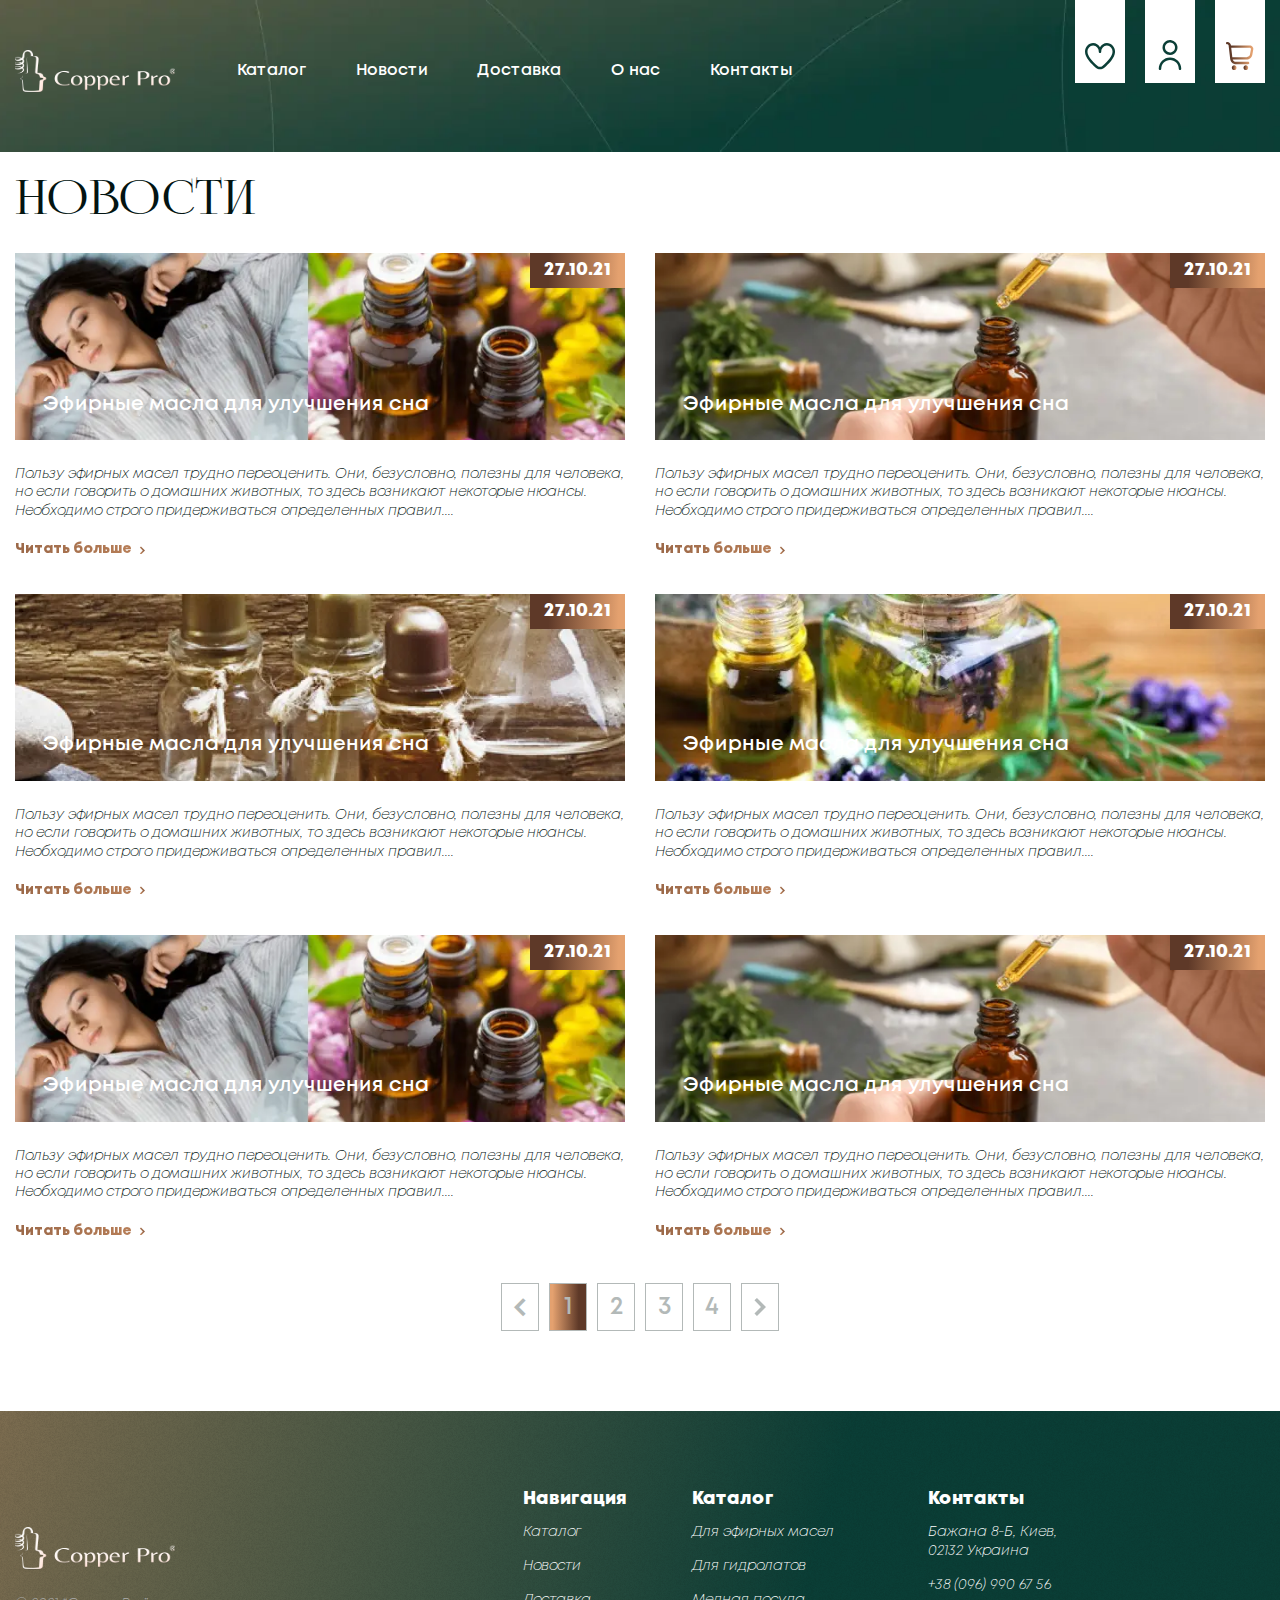
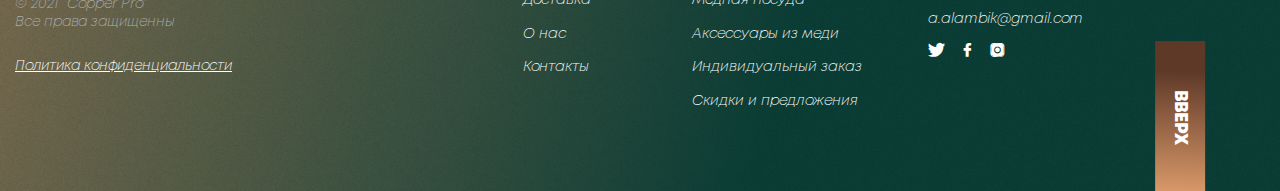
<file: news.html>
<!DOCTYPE html>
<html lang="ru">

<head>
	<title>Новости</title>
	<meta charset="UTF-8">
	<meta name="format-detection" content="telephone=no">
	<!-- <style>body{opacity: 0;}</style> -->
	<link rel="stylesheet" href="css/style.min.css?_v=20220917194437">
	<link rel="shortcut icon" href="favicon.ico">
	<!-- <meta name="robots" content="noindex, nofollow"> -->
	<meta name="viewport" content="width=device-width, initial-scale=1.0">
</head>

<body>
	<div class="wrapper">
		<header data-scroll="87" data-scroll-show="500" class="header">
			<div class="header__container">
				<div class="header__content">
					<div class="header__column">
						<a href="../index.html" class="header__logo"><img src="img/logo.svg" alt="logo"></a>
						<div class="header__menu menu" data-da=".header__container, 991.98, 2">
							<nav class="menu__body">
								<ul class="menu__list">
									<li class="menu__item"><a href="../catalog.html" class="menu__link">Каталог</a></li>
									<li class="menu__item"><a href="../news.html" class="menu__link">Новости</a></li>
									<li class="menu__item"><a href="../order.html" class="menu__link">Доставка</a></li>
									<li class="menu__item"><a href="../about.html" class="menu__link">О нас</a></li>
									<li class="menu__item"><a href="../about.html" class="menu__link">Контакты</a></li>
								</ul>
							</nav>
							<button type="button" class="menu__icon">
								<div class="icon-menu">
									<div class="icon-menu__line"><span></span></div>
									<div class="icon-menu__line"><span></span></div>
									<div class="icon-menu__line"><span></span></div>
								</div>
							</button>
						</div>
					</div>
					<div class="header__info info-header">
						<div class="info-header__items">
							<a href="../wish.html" class="info-header__item info-header__item_like"><img src="img/icons/like.svg" alt="like"></a>
							<a href="../profile.html" class="info-header__item"><img src="img/icons/user.svg" alt="user"></a>
							<a href="../basket.html" class="info-header__item"><img src="img/icons/shopping-cart.svg" alt="shopping cart"></a>
						</div>
					</div>
				</div>
			</div>
		</header>
		<main class="page">
			<section id="top-block" class="news">
				<div class="news__container">
					<nav class="news__navigation navigation-pages">
						<a href="home.html" class="navigation-pages__item">Главная</a>
						<a href="news.html" class="navigation-pages__item navigation-pages__item_active">Новости</a>
					</nav>
					<h2 class="news__title title-main">Новости</h2>
					<div class="news__items">
						<div class="news__item item-news">
							<a href="article.html" class="item-news__image-ibg">
								<picture><source data-srcset="img/news/image1.webp" srcset="[data-uri]" type="image/webp"><img src="[data-uri]"  data-src="img/news/image1.jpg" alt="image"></picture>
								<div class="item-news__date">27.10.21</div>
								<div class="item-news__lable">Эфирные масла для улучшения сна</div>
							</a>
							<div class="item-news__text">Пользу эфирных масел трудно переоценить. Они, безусловно, полезны для человека, но если говорить о домашних животных, то здесь возникают некоторые нюансы. Необходимо строго придерживаться определенных правил....</div>
							<a href="article.html" class="item-news__link">Читать больше</a>
						</div>
						<div class="news__item item-news">
							<a href="article.html" class="item-news__image-ibg">
								<picture><source data-srcset="img/news/image2.webp" srcset="[data-uri]" type="image/webp"><img src="[data-uri]"  data-src="img/news/image2.jpg" alt="image"></picture>
								<div class="item-news__date">27.10.21</div>
								<div class="item-news__lable">Эфирные масла для улучшения сна</div>
							</a>
							<div class="item-news__text">Пользу эфирных масел трудно переоценить. Они, безусловно, полезны для человека, но если говорить о домашних животных, то здесь возникают некоторые нюансы. Необходимо строго придерживаться определенных правил....</div>
							<a href="article.html" class="item-news__link">Читать больше</a>
						</div>
						<div class="news__item item-news">
							<a href="article.html" class="item-news__image-ibg">
								<picture><source data-srcset="img/news/image3.webp" srcset="[data-uri]" type="image/webp"><img src="[data-uri]"  data-src="img/news/image3.jpg" alt="image"></picture>
								<div class="item-news__date">27.10.21</div>
								<div class="item-news__lable">Эфирные масла для улучшения сна</div>
							</a>
							<div class="item-news__text">Пользу эфирных масел трудно переоценить. Они, безусловно, полезны для человека, но если говорить о домашних животных, то здесь возникают некоторые нюансы. Необходимо строго придерживаться определенных правил....</div>
							<a href="article.html" class="item-news__link">Читать больше</a>
						</div>
						<div class="news__item item-news">
							<a href="article.html" class="item-news__image-ibg">
								<picture><source data-srcset="img/news/image4.webp" srcset="[data-uri]" type="image/webp"><img src="[data-uri]"  data-src="img/news/image4.jpg" alt="image"></picture>
								<div class="item-news__date">27.10.21</div>
								<div class="item-news__lable">Эфирные масла для улучшения сна</div>
							</a>
							<div class="item-news__text">Пользу эфирных масел трудно переоценить. Они, безусловно, полезны для человека, но если говорить о домашних животных, то здесь возникают некоторые нюансы. Необходимо строго придерживаться определенных правил....</div>
							<a href="article.html" class="item-news__link">Читать больше</a>
						</div>
						<div class="news__item item-news">
							<a href="article.html" class="item-news__image-ibg">
								<picture><source data-srcset="img/news/image1.webp" srcset="[data-uri]" type="image/webp"><img src="[data-uri]"  data-src="img/news/image1.jpg" alt="image"></picture>
								<div class="item-news__date">27.10.21</div>
								<div class="item-news__lable">Эфирные масла для улучшения сна</div>
							</a>
							<div class="item-news__text">Пользу эфирных масел трудно переоценить. Они, безусловно, полезны для человека, но если говорить о домашних животных, то здесь возникают некоторые нюансы. Необходимо строго придерживаться определенных правил....</div>
							<a href="article.html" class="item-news__link">Читать больше</a>
						</div>
						<div class="news__item item-news">
							<a href="article.html" class="item-news__image-ibg">
								<picture><source data-srcset="img/news/image2.webp" srcset="[data-uri]" type="image/webp"><img src="[data-uri]"  data-src="img/news/image2.jpg" alt="image"></picture>
								<div class="item-news__date">27.10.21</div>
								<div class="item-news__lable">Эфирные масла для улучшения сна</div>
							</a>
							<div class="item-news__text">Пользу эфирных масел трудно переоценить. Они, безусловно, полезны для человека, но если говорить о домашних животных, то здесь возникают некоторые нюансы. Необходимо строго придерживаться определенных правил....</div>
							<a href="article.html" class="item-news__link">Читать больше</a>
						</div>
					</div>
					<div class="news__pagination pagination-pages">
						<a href="#" class="pagination-pages__arrow pagination-pages__arrow_prev _icon-select-arrow"></a>
						<a href="#" class="pagination-pages__item pagination-pages__item_active">1</a>
						<a href="#" class="pagination-pages__item">2</a>
						<a href="#" class="pagination-pages__item">3</a>
						<a href="#" class="pagination-pages__item">4</a>
						<a href="#" class="pagination-pages__arrow pagination-pages__arrow_next _icon-select-arrow"></a>
					</div>
				</div>
			</section>
		</main>
		<footer class="footer">
			<div class="footer__container">
				<div class="footer__left left-column">
					<img src="img/logo.svg" alt="logo" class="left-column__logo">
					<div class="left-column__text">
						<p>© 2021 “Copper Pro”</p>
						<p>Все права защищенны</p>
					</div>
					<a href="#" class="left-column__link" style="text-decoration: underline;">Политика конфиденциальности</a>
				</div>
				<div class="footer__right right-column">
					<div class="right-column__items">
						<div class="right-column__item">
							<h5 class="right-column__title">Навигация</h5>
							<ul class="right-column__list list-column">
								<li class="list-column__link"><a href="../catalog.html">Каталог</a></li>
								<li class="list-column__link"><a href="../news.html">Новости</a></li>
								<li class="list-column__link"><a href="../order.html">Доставка</a></li>
								<li class="list-column__link"><a href="../about.html">О нас</a></li>
								<li class="list-column__link"><a href="../about.html">Контакты</a></li>
							</ul>
						</div>
						<div data-da=".right-column__items,541.98,3" class="right-column__item">
							<h5 class="right-column__title">Каталог</h5>
							<ul class="right-column__list list-column">
								<li class="list-column__link"><a href="../product.html">Для эфирных масел</a></li>
								<li class="list-column__link"><a href="../product.html">Для гидролатов</a></li>
								<li class="list-column__link"><a href="../product.html">Медная посуда</a></li>
								<li class="list-column__link"><a href="../product.html">Аксессуары из меди</a></li>
								<li class="list-column__link"><a href="../product.html">Индивидуальный заказ</a></li>
								<li class="list-column__link"><a href="../product.html">Скидки и предложения</a></li>
							</ul>
						</div>
						<div class="right-column__item">
							<h5 class="right-column__title">Контакты</h5>
							<ul class="right-column__list list-column">
								<li class="list-column__link" style="max-width: 132px;"><a href="#">Бажана 8-Б, Киев, 02132 Украина</a></li>
								<li class="list-column__link"><a href="tel:+380969906756">+38 (096) 990 67 56</a></li>
								<li class="list-column__link"><a href="#">a.alambik@gmail.com</a></li>
							</ul>
							<div class="right-column__social social-items">
								<a href="twitter.com" class="social-items__item _icon-twitter"></a>
								<a href="facebook.com" class="social-items__item _icon-facebook"></a>
								<a href="instagram.com" class="social-items__item _icon-instagram"></a>
							</div>
						</div>
					</div>
				</div>
			</div>
			<button class="footer__top-btn button" data-goto="#top-block">ВВЕРХ</button>
		</footer>
	</div>
	<!-- <div id="popup" aria-hidden="true" class="popup">
	<div class="popup__wrapper">
		<div class="popup__content">
			<button data-close type="button" class="popup__close">Закрыть</button>
			<div class="popup__text">
				Text
			</div>
		</div>
	</div>
</div> -->
	<script src="js/app.min.js?_v=20220917194437"></script>
</body>

</html>
</file>
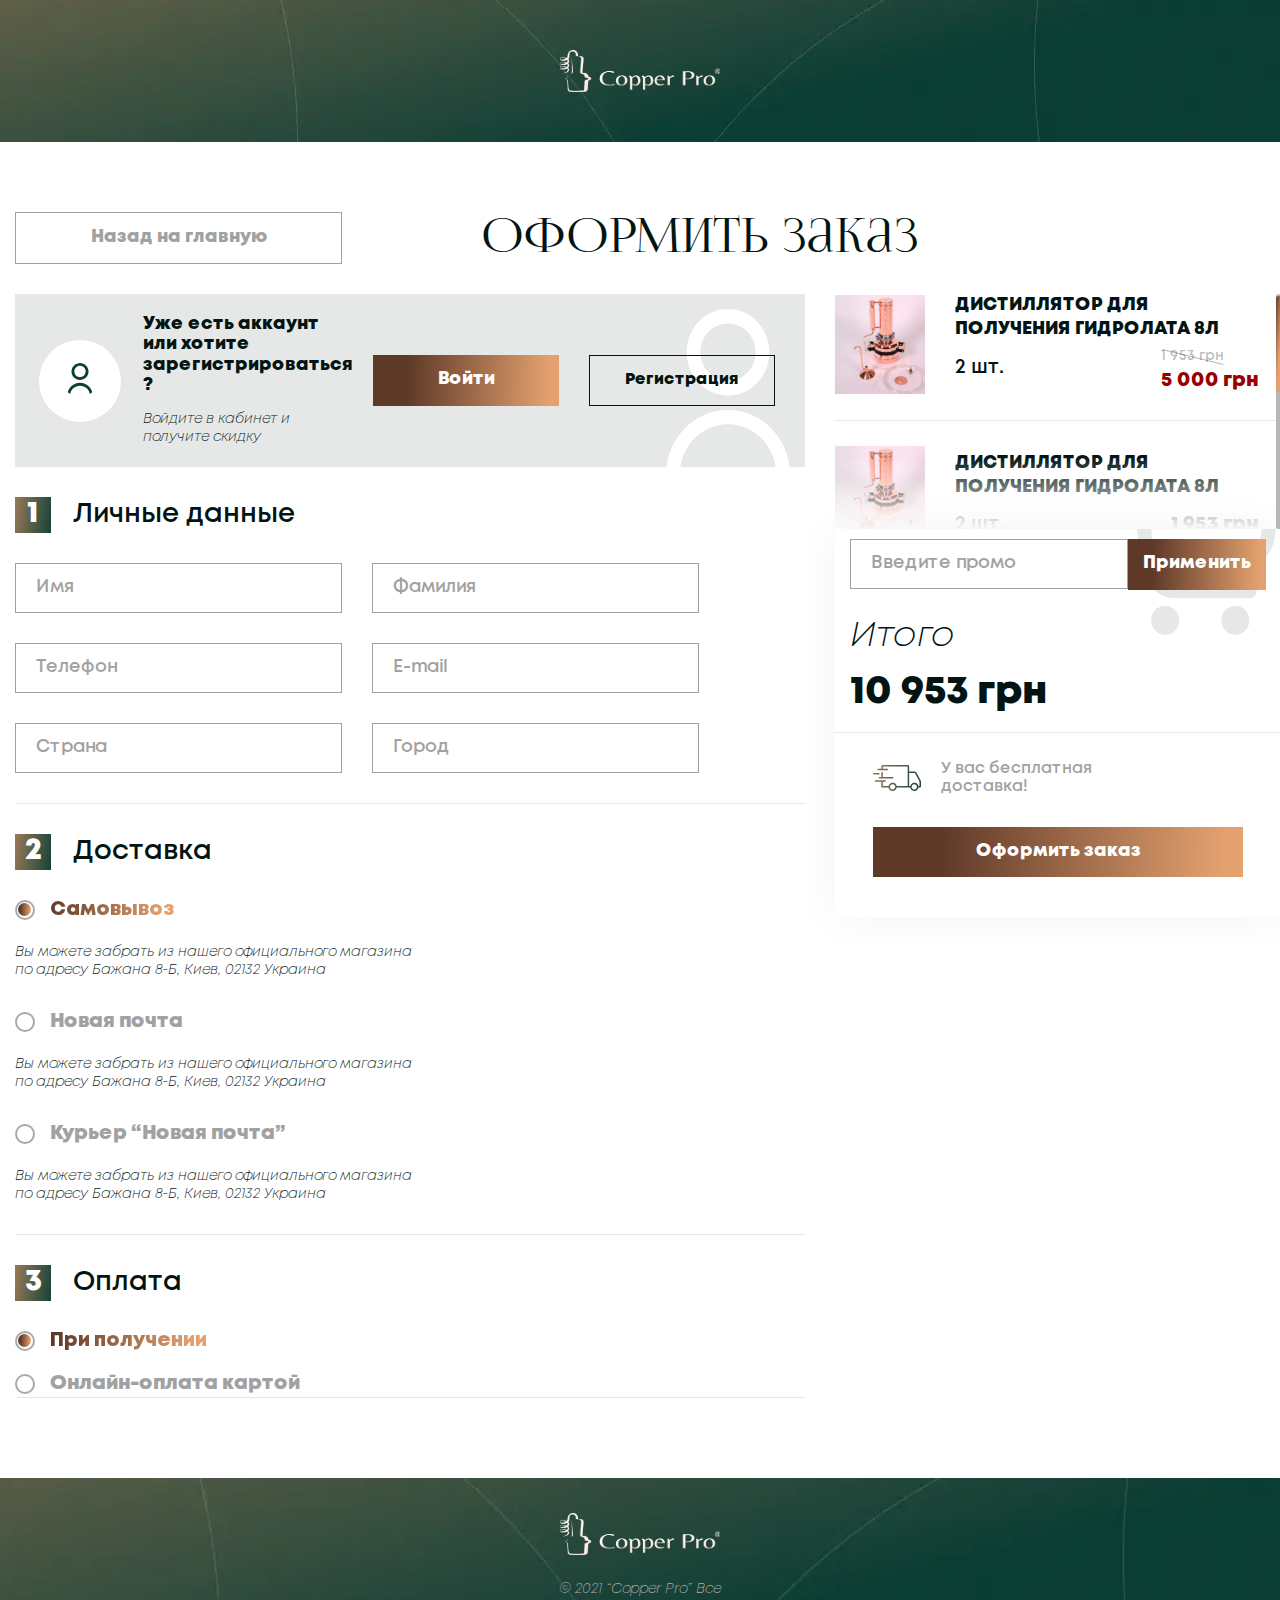
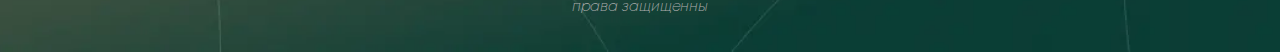
<file: order.html>
<!DOCTYPE html>
<html lang="ru">

<head>
	<title>Оформить заказ</title>
	<meta charset="UTF-8">
	<meta name="format-detection" content="telephone=no">
	<!-- <style>body{opacity: 0;}</style> -->
	<link rel="stylesheet" href="css/style.min.css?_v=20220917194437">
	<link rel="shortcut icon" href="favicon.ico">
	<!-- <meta name="robots" content="noindex, nofollow"> -->
	<meta name="viewport" content="width=device-width, initial-scale=1.0">
</head>

<body>
	<div class="wrapper">
		<header class="special-header">
			<a href="index.html" class="special-header__logo"><img src="img/logo.svg" alt="logo"></a>
		</header>
		<main class="page">
			<section class="order">
				<div class="order__container">
					<div class="order__header">
						<a href="index.html" class="order__back-button button-back-to">Назад на главную</a>
						<h1 class="order__title title-main">Оформить заказ</h1>
					</div>
					<div class="order__body">
						<div class="order__content">
							<div class="order__registration registration-order">
								<div class="registration-order__column">
									<img src="img/icons/user.svg" alt="user" class="registration-order__user">
									<div class="registration-order__body">
										<div class="registration-order__lable">Уже есть аккаунт или хотите зарегистрироваться ?</div>
										<p class="registration-order__text">Войдите в кабинет и получите скидку </p>
									</div>
								</div>
								<div class="registration-order__buttons">
									<a href="authorization.html" class="registration-order__button button">Войти</a>
									<a href="registration.html" class="registration-order__button border-button">Регистрация</a>
								</div>
								<img src="img/icons/user-white.svg" alt="user" class="registration-order__bg">
							</div>
							<form action="" method="POST" class="order__form form-order">
								<div class="form-order__item">
									<div class="form-order__header">
										<div class="form-order__number">1</div>
										<h3 class="form-order__subtitle">Личные данные</h3>
									</div>
									<div class="form-order__inputs">
										<input data-placeholder-nohide autocomplete="off" type="text" name="form[]" data-error="Ошибка" placeholder="Имя" class="form-order__input input-common">
										<input data-placeholder-nohide autocomplete="off" type="text" name="form[]" data-error="Ошибка" placeholder="Фамилия" class="form-order__input input-common">
										<input data-placeholder-nohide autocomplete="off" type="tel" name="form[]" data-error="Ошибка" placeholder="Телефон" class="form-order__input input-common">
										<input data-placeholder-nohide autocomplete="off" type="email" name="form[]" data-error="Ошибка" placeholder="E-mail" class="form-order__input input-common">
										<input data-placeholder-nohide autocomplete="off" type="text" name="form[]" data-error="Ошибка" placeholder="Страна" class="form-order__input input-common">
										<input data-placeholder-nohide autocomplete="off" type="text" name="form[]" data-error="Ошибка" placeholder="Город" class="form-order__input input-common">
									</div>
								</div>
								<div class="form-order__item">
									<div class="form-order__header">
										<div class="form-order__number">2</div>
										<h3 class="form-order__subtitle">Доставка</h3>
									</div>
									<div class="form-order__object">
										<div class="form-order__radio radio">
											<input id="pickup" checked data-error="Ошибка" class="radio__input" type="radio" value="pickup" name="delivery">
											<label for="pickup" class="radio__label">Самовывоз</label>
										</div>
										<p class="form-order__text">Вы можете забрать из нашего официального магазина по адресу Бажана 8-Б, Киев, 02132 Украина </p>
									</div>
									<div class="form-order__object">
										<div class="form-order__radio radio">
											<input id="post" data-error="Ошибка" class="radio__input" type="radio" value="post" name="delivery">
											<label for="post" class="radio__label">Новая почта</label>
										</div>
										<p class="form-order__text">Вы можете забрать из нашего официального магазина по адресу Бажана 8-Б, Киев, 02132 Украина </p>
									</div>
									<div class="form-order__object">
										<div class="form-order__radio radio">
											<input id="courier" data-error="Ошибка" class="radio__input" type="radio" value="courier" name="delivery">
											<label for="courier" class="radio__label">Курьер “Новая почта”</label>
										</div>
										<p class="form-order__text">Вы можете забрать из нашего официального магазина по адресу Бажана 8-Б, Киев, 02132 Украина </p>
									</div>
								</div>
								<div class="form-order__item">
									<div class="form-order__header">
										<div class="form-order__number">3</div>
										<h3 class="form-order__subtitle">Оплата</h3>
									</div>
									<div class="form-order__radio radio">
										<input id="receipt" checked data-error="Ошибка" class="radio__input" type="radio" value="receipt" name="payment">
										<label for="receipt" class="radio__label">При получении</label>
									</div>
									<div class="form-order__radio radio">
										<input id="online" data-error="Ошибка" class="radio__input" type="radio" value="online" name="payment">
										<label for="online" class="radio__label">Онлайн-оплата картой</label>
									</div>
								</div>
							</form>
						</div>
						<aside class="order__sidebar">
							<div data-simplebar class="order__products products-order">
								<div class="products-order__item">
									<div class="products-order__image"><picture><source srcset="img/home/our-production/image1.webp" type="image/webp"><img src="img/home/our-production/image1.jpg" alt="image"></picture></div>
									<div class="products-order__name">Дистиллятор для получения гидролата 8л</div>
									<div class="products-order__block">
										<div class="products-order__quantity">2 шт.</div>
										<div class="products-order__value">
											<div class="products-order__price">1 953 грн</div>
											<div class="products-order__discount">5 000 грн</div>
										</div>
									</div>
								</div>
								<div class="products-order__item">
									<div class="products-order__image"><picture><source srcset="img/home/our-production/image1.webp" type="image/webp"><img src="img/home/our-production/image1.jpg" alt="image"></picture></div>
									<div class="products-order__name">Дистиллятор для получения гидролата 8л</div>
									<div class="products-order__block">
										<div class="products-order__quantity">2 шт.</div>
										<div class="products-order__value">1 953 грн</div>
									</div>
								</div>
								<div class="products-order__item">
									<div class="products-order__image"><picture><source srcset="img/home/our-production/image1.webp" type="image/webp"><img src="img/home/our-production/image1.jpg" alt="image"></picture></div>
									<div class="products-order__name">Дистиллятор для получения гидролата 8л</div>
									<div class="products-order__block">
										<div class="products-order__quantity">2 шт.</div>
										<div class="products-order__value">1 953 грн</div>
									</div>
								</div>
								<div class="products-order__item">
									<div class="products-order__image"><picture><source srcset="img/home/our-production/image1.webp" type="image/webp"><img src="img/home/our-production/image1.jpg" alt="image"></picture></div>
									<div class="products-order__name">Дистиллятор для получения гидролата 8л</div>
									<div class="products-order__block">
										<div class="products-order__quantity">2 шт.</div>
										<div class="products-order__value">1 953 грн</div>
									</div>
								</div>
							</div>
							<div class="order__shadow"></div>
							<div class="order__total total-basket">
								<div class="total-basket__top">
									<div class="total-basket__promo promo">
										<input data-placeholder-nohide autocomplete="off" type="text" name="form[]" data-error="Ошибка" placeholder="Введите промо" class="promo__input input-common">
										<button type="button" class="promo__button button">Применить</button>
									</div>
									<h4 class="total-basket__title">Итого</h4>
									<div class="total-basket__price">10 953 грн</div>
								</div>
								<div class="total-basket__bottom">
									<div class="total-basket__content">
										<img src="img/icons/delivery.svg" alt="delivery" class="total-basket__icon">
										<p class="total-basket__text">У вас бесплатная доставка!</p>
									</div>
									<button type="submit" class="total-basket__button button">Оформить заказ</button>
								</div>
								<img src="img/icons/big-shopping-cart.svg" alt="big-shopping-cart" class="total-basket__background">
							</div>
						</aside>
					</div>
				</div>
			</section>
		</main>
		<footer class="special-footer">
			<a href="index.html" class="special-footer__logo"><img src="img/logo.svg" alt="logo"></a>
			<div class="special-footer__text">© 2021 “Copper Pro” Все права защищенны</div>
		</footer>
	</div>
	<!-- <div id="popup" aria-hidden="true" class="popup">
	<div class="popup__wrapper">
		<div class="popup__content">
			<button data-close type="button" class="popup__close">Закрыть</button>
			<div class="popup__text">
				Text
			</div>
		</div>
	</div>
</div> -->
	<script src="js/app.min.js?_v=20220917194437"></script>
</body>

<style>
	.total-basket__top {
		padding: 10px 15px 20px;
	}

	.simplebar-scrollbar.simplebar-visible::before {
		opacity: 1;
	}

	.simplebar-scrollbar::before {
		left: 0;
		right: 0;
		max-width: 5px;
		background: linear-gradient(95.42deg, #5E3928 -2.56%, #E4A16F 63.17%);
	}

	.simplebar-track.simplebar-vertical {
		background: #B3B9B8;
		border-radius: 50px;
		max-width: 5px;
	}
</style>

</html>
</file>
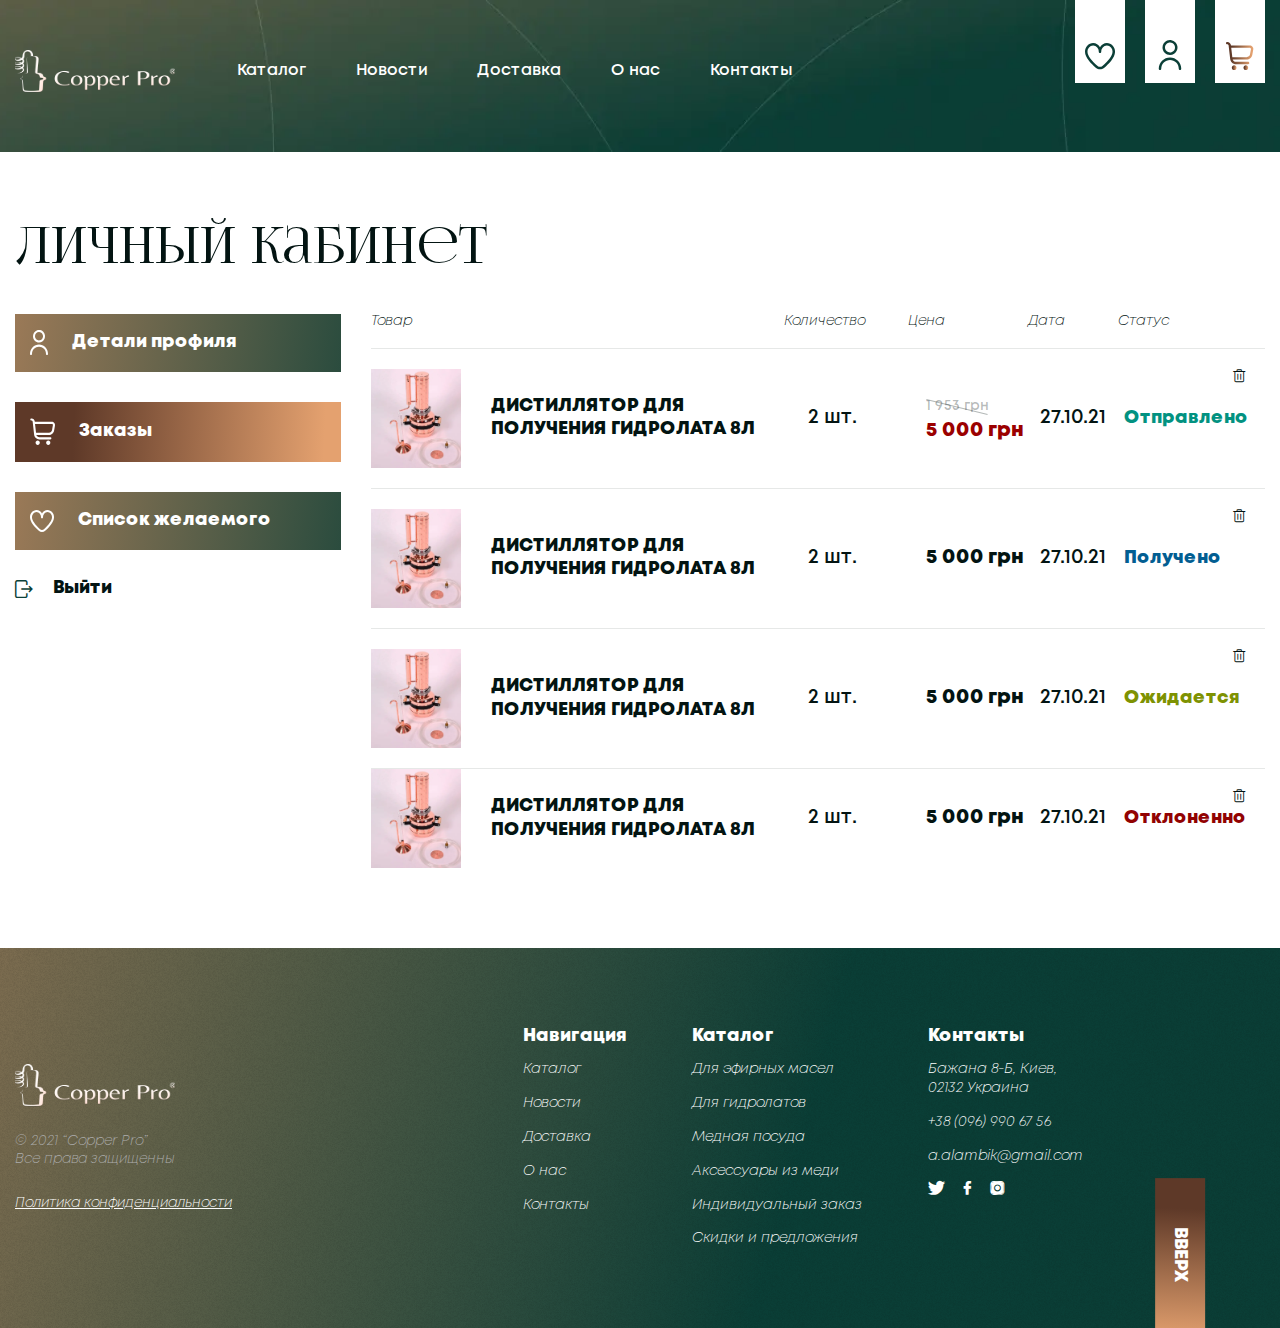
<file: orders.html>
<!DOCTYPE html>
<html lang="ru">

<head>
	<title>Заказы</title>
	<meta charset="UTF-8">
	<meta name="format-detection" content="telephone=no">
	<!-- <style>body{opacity: 0;}</style> -->
	<link rel="stylesheet" href="css/style.min.css?_v=20220917194437">
	<link rel="shortcut icon" href="favicon.ico">
	<!-- <meta name="robots" content="noindex, nofollow"> -->
	<meta name="viewport" content="width=device-width, initial-scale=1.0">
</head>

<body>
	<div class="wrapper">
		<header data-scroll="87" data-scroll-show="500" class="header">
			<div class="header__container">
				<div class="header__content">
					<div class="header__column">
						<a href="../index.html" class="header__logo"><img src="img/logo.svg" alt="logo"></a>
						<div class="header__menu menu" data-da=".header__container, 991.98, 2">
							<nav class="menu__body">
								<ul class="menu__list">
									<li class="menu__item"><a href="../catalog.html" class="menu__link">Каталог</a></li>
									<li class="menu__item"><a href="../news.html" class="menu__link">Новости</a></li>
									<li class="menu__item"><a href="../order.html" class="menu__link">Доставка</a></li>
									<li class="menu__item"><a href="../about.html" class="menu__link">О нас</a></li>
									<li class="menu__item"><a href="../about.html" class="menu__link">Контакты</a></li>
								</ul>
							</nav>
							<button type="button" class="menu__icon">
								<div class="icon-menu">
									<div class="icon-menu__line"><span></span></div>
									<div class="icon-menu__line"><span></span></div>
									<div class="icon-menu__line"><span></span></div>
								</div>
							</button>
						</div>
					</div>
					<div class="header__info info-header">
						<div class="info-header__items">
							<a href="../wish.html" class="info-header__item info-header__item_like"><img src="img/icons/like.svg" alt="like"></a>
							<a href="../profile.html" class="info-header__item"><img src="img/icons/user.svg" alt="user"></a>
							<a href="../basket.html" class="info-header__item"><img src="img/icons/shopping-cart.svg" alt="shopping cart"></a>
						</div>
					</div>
				</div>
			</div>
		</header>
		<main class="page">
			<section id="top-block" class="private-office">
				<div class="private-office__container">
					<h1 class="private-office__title">Личный кабинет</h1>
					<div class="private-office__body">
						<aside class="private-office__sidebar sidebar-private-office">
							<div class="sidebar-private-office__items">
								<a href="profile.html" class="sidebar-private-office__button button button_green"><img src="img/icons/user-white.svg" alt="">Детали профиля</a>
								<a href="orders.html" class="sidebar-private-office__button button"><img src="img/icons/cart-white.svg" alt="">Заказы</a>
								<a href="wish.html" class="sidebar-private-office__button button button_green"><img src="img/icons/heart-white.svg" alt="">Список желаемого</a>
								<button class="sidebar-private-office__exit _icon-exit">Выйти</button>
							</div>
						</aside>
						<div class="private-office__content">
							<div class="private-office__table table-private-office">
								<div class="table-private-office__top">
									<div class="table-private-office__lable table-private-office__lable_product">Товар</div>
									<div class="table-private-office__lable table-private-office__lable_quantity">Количество</div>
									<div class="table-private-office__lable table-private-office__lable_value">Цена</div>
									<div class="table-private-office__lable table-private-office__lable_date">Дата</div>
									<div class="table-private-office__lable table-private-office__lable_status">Статус</div>
								</div>
								<div class="table-private-office__items">
									<div class="table-private-office__item item-talble">
										<div class="item-talble__image"><picture><source srcset="img/home/our-production/image1.webp" type="image/webp"><img src="img/home/our-production/image1.jpg" alt="image"></picture></div>
										<div class="item-talble__name">Дистиллятор для получения гидролата 8л</div>
										<div class="item-talble__quantity">2 шт.</div>
										<div class="item-talble__value">
											<div class="item-talble__price">1 953 грн</div>
											<div class="item-talble__discount">5 000 грн</div>
										</div>
										<div class="item-talble__date">27.10.21</div>
										<div class="item-talble__status" data-status="send">Отправлено</div>
										<button type="button" class="item-talble__delete _icon-bin"></button>
									</div>
									<div class="table-private-office__item item-talble">
										<div class="item-talble__image"><picture><source srcset="img/home/our-production/image1.webp" type="image/webp"><img src="img/home/our-production/image1.jpg" alt="image"></picture></div>
										<div class="item-talble__name">Дистиллятор для получения гидролата 8л</div>
										<div class="item-talble__quantity">2 шт.</div>
										<div class="item-talble__value">5 000 грн</div>
										<div class="item-talble__date">27.10.21</div>
										<div class="item-talble__status" data-status="received">Получено</div>
										<button type="button" class="item-talble__delete _icon-bin"></button>
									</div>
									<div class="table-private-office__item item-talble">
										<div class="item-talble__image"><picture><source srcset="img/home/our-production/image1.webp" type="image/webp"><img src="img/home/our-production/image1.jpg" alt="image"></picture></div>
										<div class="item-talble__name">Дистиллятор для получения гидролата 8л</div>
										<div class="item-talble__quantity">2 шт.</div>
										<div class="item-talble__value">5 000 грн</div>
										<div class="item-talble__date">27.10.21</div>
										<div class="item-talble__status" data-status="expected">Ожидается</div>
										<button type="button" class="item-talble__delete _icon-bin"></button>
									</div>
									<div class="table-private-office__item item-talble">
										<div class="item-talble__image"><picture><source srcset="img/home/our-production/image1.webp" type="image/webp"><img src="img/home/our-production/image1.jpg" alt="image"></picture></div>
										<div class="item-talble__name">Дистиллятор для получения гидролата 8л</div>
										<div class="item-talble__quantity">2 шт.</div>
										<div class="item-talble__value">5 000 грн</div>
										<div class="item-talble__date">27.10.21</div>
										<div class="item-talble__status" data-status="rejected">Отклоненно</div>
										<button type="button" class="item-talble__delete _icon-bin"></button>
									</div>
								</div>
							</div>
						</div>
					</div>
				</div>
			</section>
		</main>
		<footer class="footer">
			<div class="footer__container">
				<div class="footer__left left-column">
					<img src="img/logo.svg" alt="logo" class="left-column__logo">
					<div class="left-column__text">
						<p>© 2021 “Copper Pro”</p>
						<p>Все права защищенны</p>
					</div>
					<a href="#" class="left-column__link" style="text-decoration: underline;">Политика конфиденциальности</a>
				</div>
				<div class="footer__right right-column">
					<div class="right-column__items">
						<div class="right-column__item">
							<h5 class="right-column__title">Навигация</h5>
							<ul class="right-column__list list-column">
								<li class="list-column__link"><a href="../catalog.html">Каталог</a></li>
								<li class="list-column__link"><a href="../news.html">Новости</a></li>
								<li class="list-column__link"><a href="../order.html">Доставка</a></li>
								<li class="list-column__link"><a href="../about.html">О нас</a></li>
								<li class="list-column__link"><a href="../about.html">Контакты</a></li>
							</ul>
						</div>
						<div data-da=".right-column__items,541.98,3" class="right-column__item">
							<h5 class="right-column__title">Каталог</h5>
							<ul class="right-column__list list-column">
								<li class="list-column__link"><a href="../product.html">Для эфирных масел</a></li>
								<li class="list-column__link"><a href="../product.html">Для гидролатов</a></li>
								<li class="list-column__link"><a href="../product.html">Медная посуда</a></li>
								<li class="list-column__link"><a href="../product.html">Аксессуары из меди</a></li>
								<li class="list-column__link"><a href="../product.html">Индивидуальный заказ</a></li>
								<li class="list-column__link"><a href="../product.html">Скидки и предложения</a></li>
							</ul>
						</div>
						<div class="right-column__item">
							<h5 class="right-column__title">Контакты</h5>
							<ul class="right-column__list list-column">
								<li class="list-column__link" style="max-width: 132px;"><a href="#">Бажана 8-Б, Киев, 02132 Украина</a></li>
								<li class="list-column__link"><a href="tel:+380969906756">+38 (096) 990 67 56</a></li>
								<li class="list-column__link"><a href="#">a.alambik@gmail.com</a></li>
							</ul>
							<div class="right-column__social social-items">
								<a href="twitter.com" class="social-items__item _icon-twitter"></a>
								<a href="facebook.com" class="social-items__item _icon-facebook"></a>
								<a href="instagram.com" class="social-items__item _icon-instagram"></a>
							</div>
						</div>
					</div>
				</div>
			</div>
			<button class="footer__top-btn button" data-goto="#top-block">ВВЕРХ</button>
		</footer>
	</div>
	<!-- <div id="popup" aria-hidden="true" class="popup">
	<div class="popup__wrapper">
		<div class="popup__content">
			<button data-close type="button" class="popup__close">Закрыть</button>
			<div class="popup__text">
				Text
			</div>
		</div>
	</div>
</div> -->
	<script src="js/app.min.js?_v=20220917194437"></script>
</body>

</html>
</file>
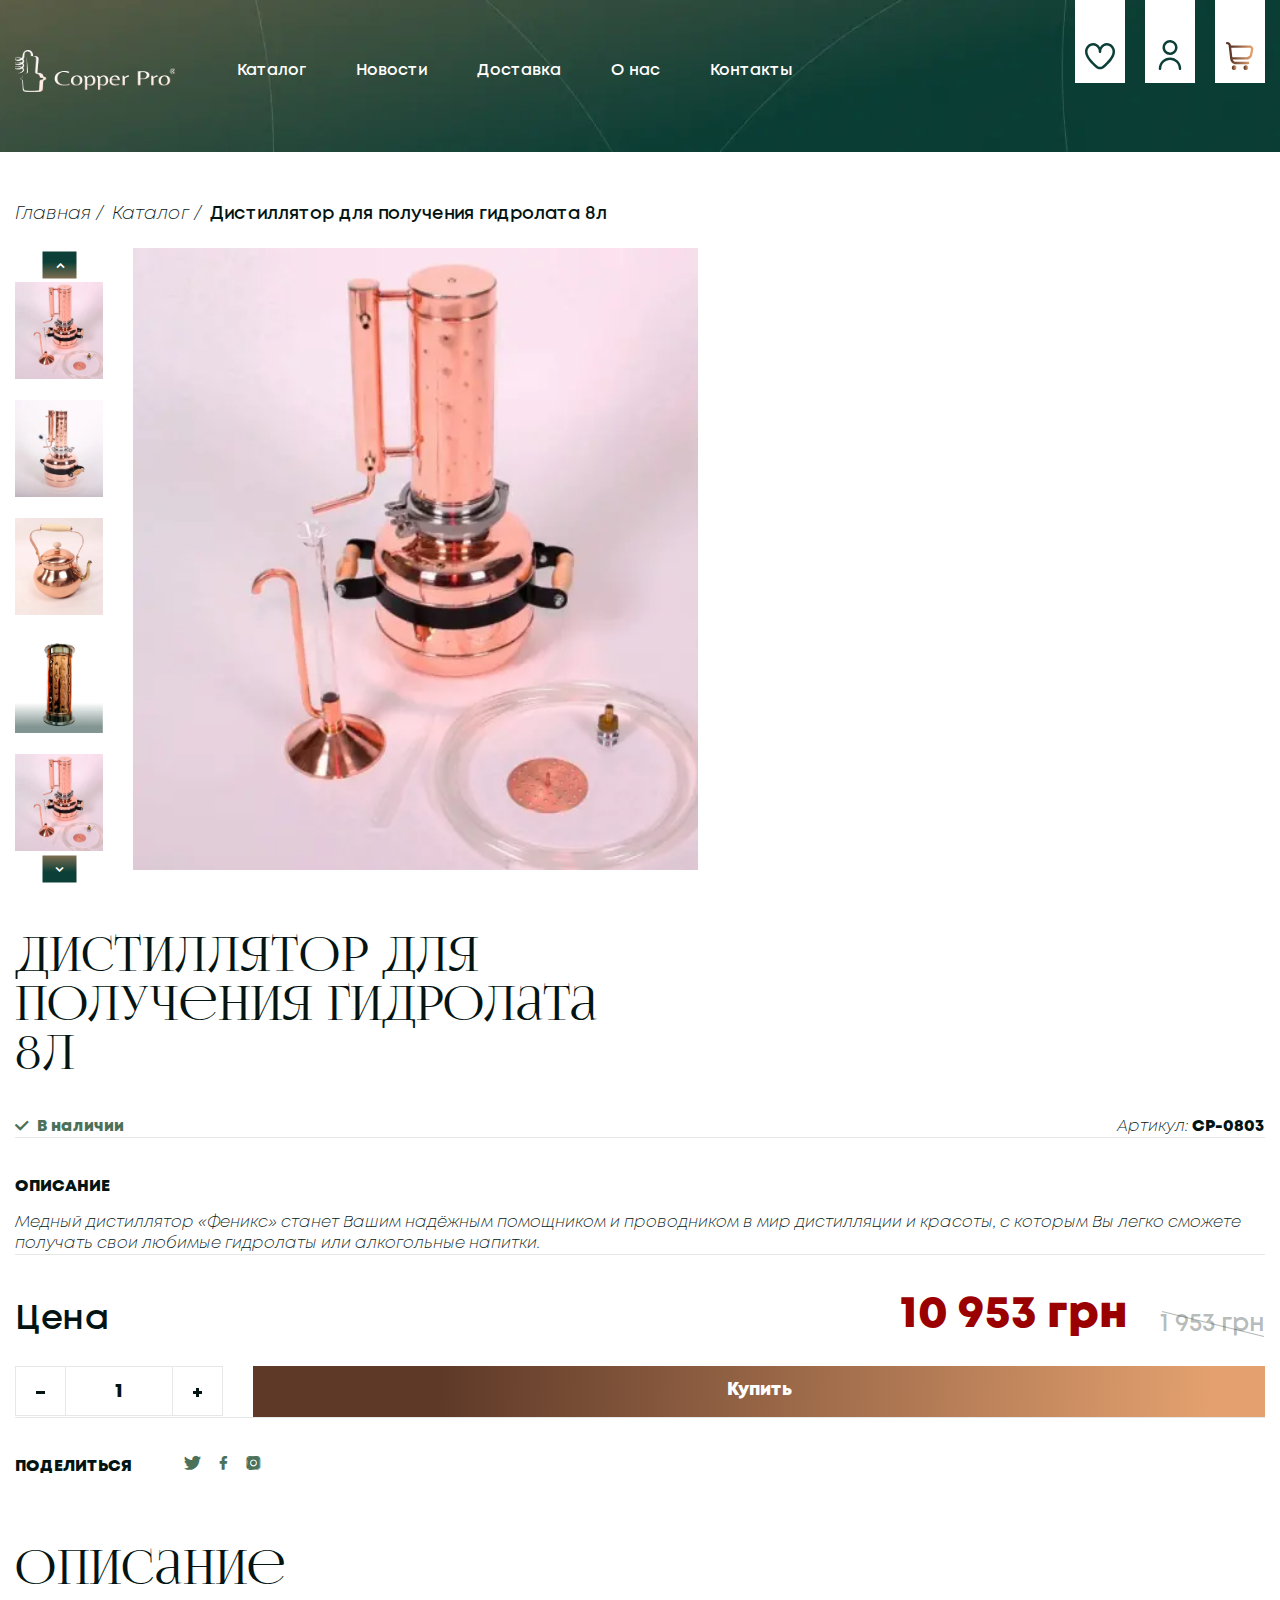
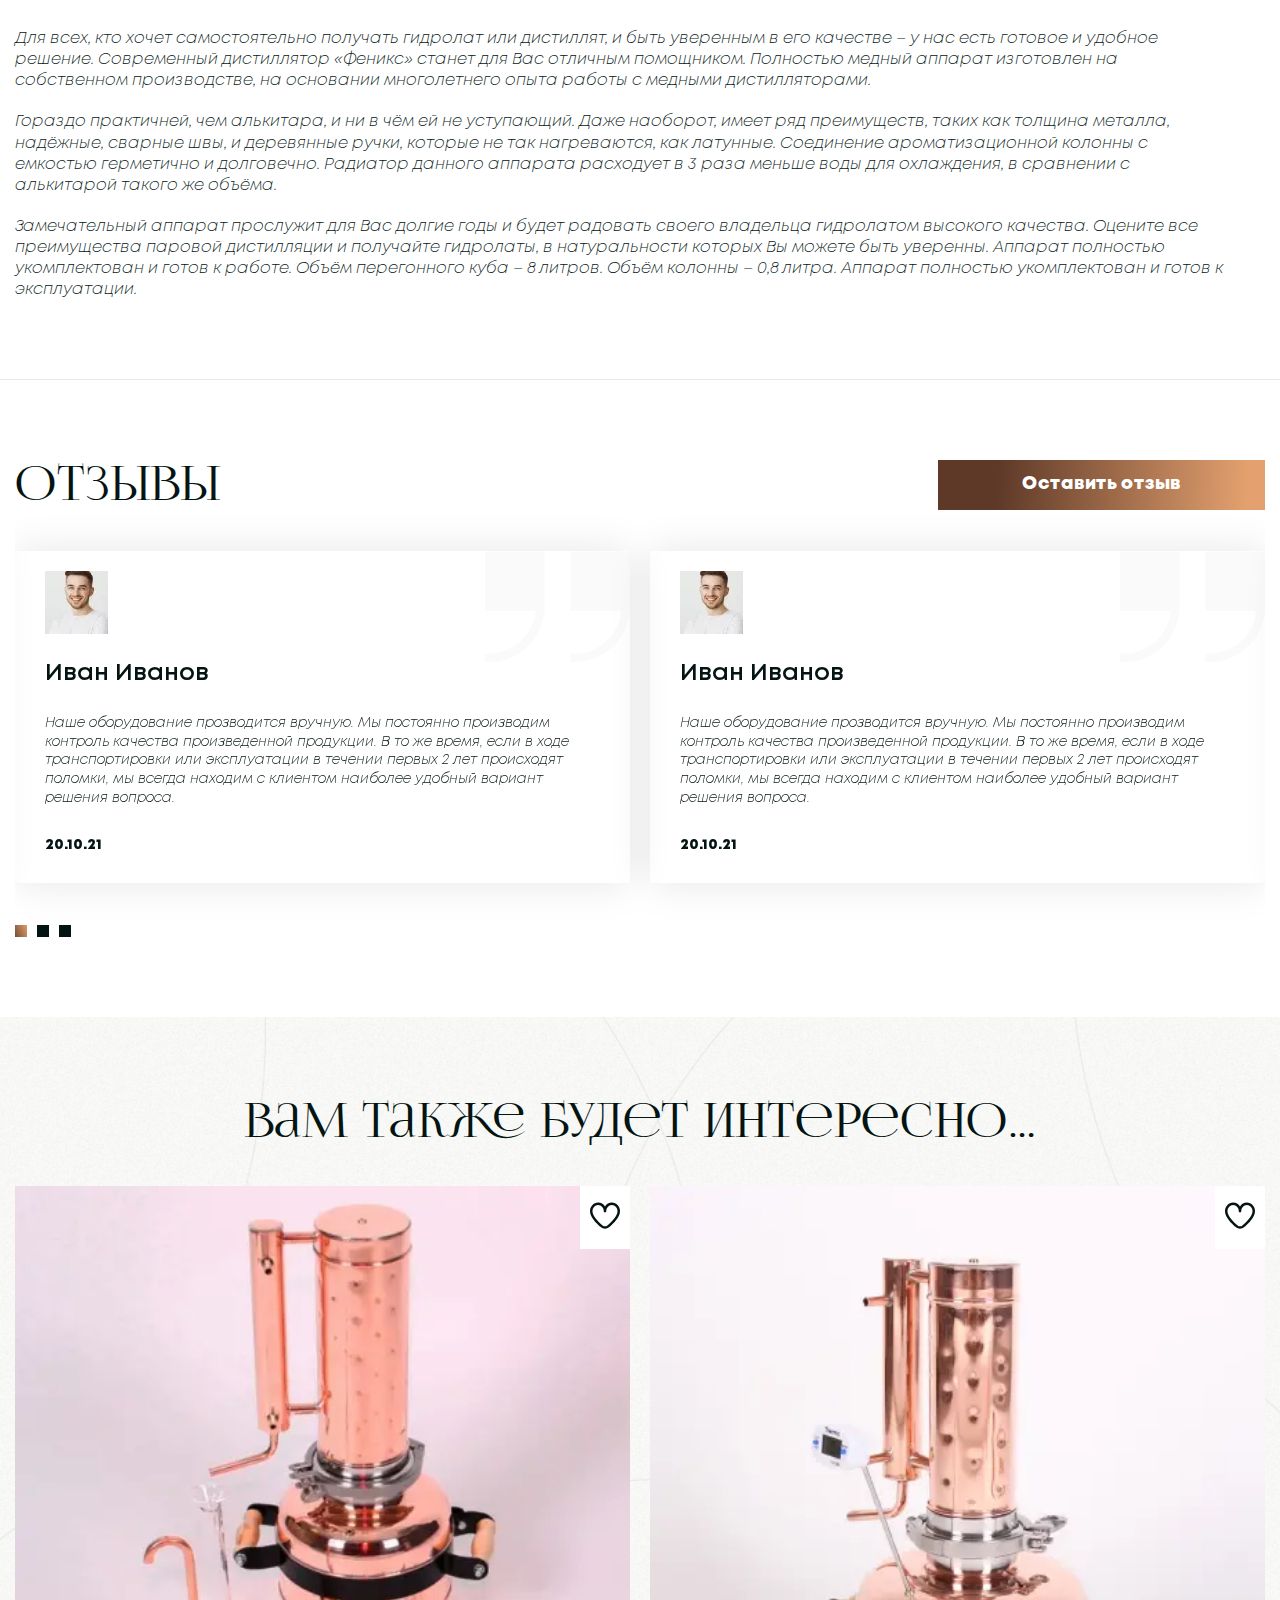
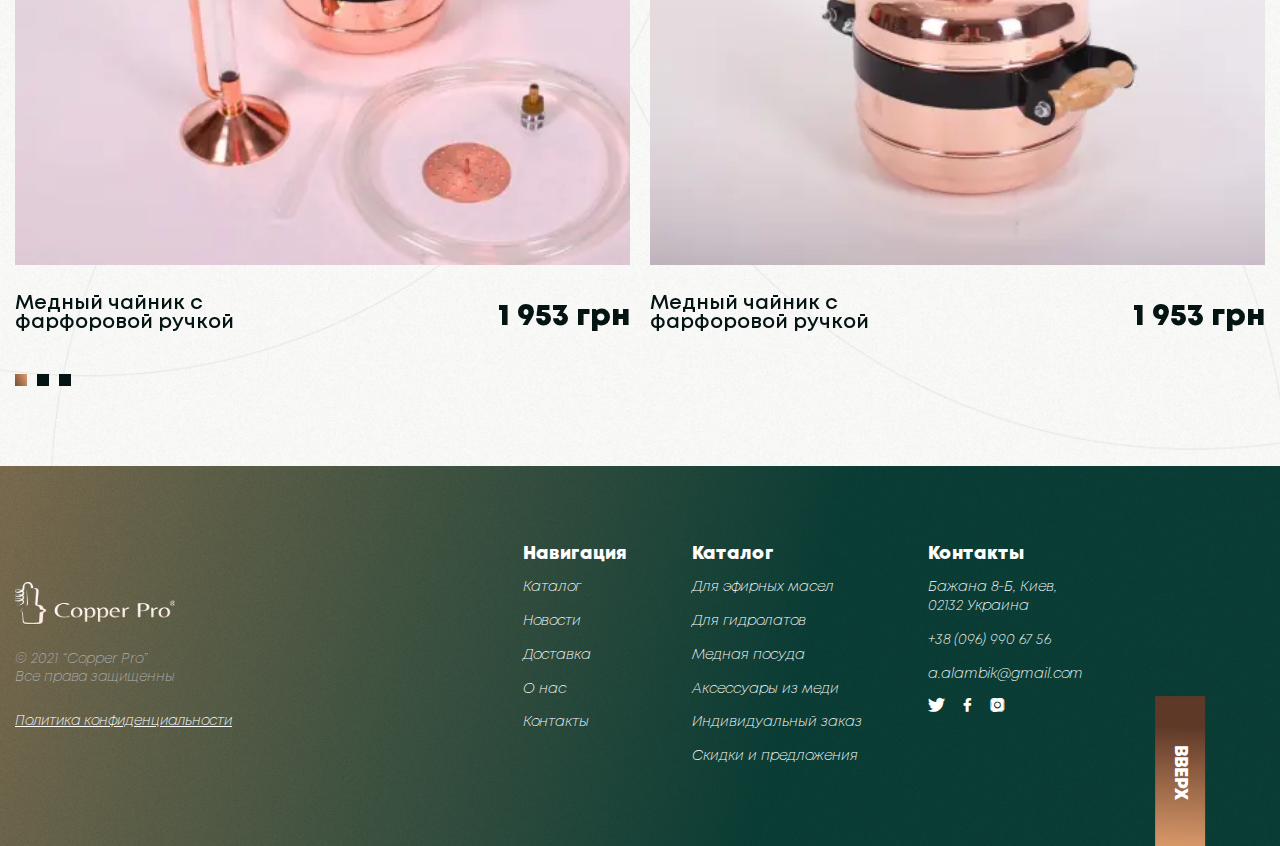
<file: product.html>
<!DOCTYPE html>
<html lang="ru">

<head>
	<title>Дистиллятор для получения гидролата 8л</title>
	<meta charset="UTF-8">
	<meta name="format-detection" content="telephone=no">
	<!-- <style>body{opacity: 0;}</style> -->
	<link rel="stylesheet" href="css/style.min.css?_v=20220917194437">
	<link rel="shortcut icon" href="favicon.ico">
	<!-- <meta name="robots" content="noindex, nofollow"> -->
	<meta name="viewport" content="width=device-width, initial-scale=1.0">
</head>

<body>
	<div class="wrapper">
		<header data-scroll="87" data-scroll-show="500" class="header">
			<div class="header__container">
				<div class="header__content">
					<div class="header__column">
						<a href="../index.html" class="header__logo"><img src="img/logo.svg" alt="logo"></a>
						<div class="header__menu menu" data-da=".header__container, 991.98, 2">
							<nav class="menu__body">
								<ul class="menu__list">
									<li class="menu__item"><a href="../catalog.html" class="menu__link">Каталог</a></li>
									<li class="menu__item"><a href="../news.html" class="menu__link">Новости</a></li>
									<li class="menu__item"><a href="../order.html" class="menu__link">Доставка</a></li>
									<li class="menu__item"><a href="../about.html" class="menu__link">О нас</a></li>
									<li class="menu__item"><a href="../about.html" class="menu__link">Контакты</a></li>
								</ul>
							</nav>
							<button type="button" class="menu__icon">
								<div class="icon-menu">
									<div class="icon-menu__line"><span></span></div>
									<div class="icon-menu__line"><span></span></div>
									<div class="icon-menu__line"><span></span></div>
								</div>
							</button>
						</div>
					</div>
					<div class="header__info info-header">
						<div class="info-header__items">
							<a href="../wish.html" class="info-header__item info-header__item_like"><img src="img/icons/like.svg" alt="like"></a>
							<a href="../profile.html" class="info-header__item"><img src="img/icons/user.svg" alt="user"></a>
							<a href="../basket.html" class="info-header__item"><img src="img/icons/shopping-cart.svg" alt="shopping cart"></a>
						</div>
					</div>
				</div>
			</div>
		</header>
		<main class="page">
			<section id="top-block" class="product">
				<div class="product__container">
					<nav class="product__navigation navigation-pages">
						<a href="home.html" class="navigation-pages__item">Главная</a>
						<a href="catalog.html" class="navigation-pages__item">Каталог</a>
						<a href="product.html" class="navigation-pages__item navigation-pages__item_active">Дистиллятор для получения гидролата 8л</a>
					</nav>
					<div class="product__content">
						<div class="swiper-product">
							<div class="swiper-product__mini-slider swiper image-mini-swiper">
								<button type="button" class="image-mini-swiper__button-prev _icon-select-arrow"></button>
								<div class="image-mini-swiper__wrapper swiper-wrapper">
									<div class="image-mini-swiper__slide swiper-slide"><picture><source srcset="img/home/our-production/image1.webp" type="image/webp"><img src="img/home/our-production/image1.jpg" alt="image"></picture></div>
									<div class="image-mini-swiper__slide swiper-slide"><picture><source srcset="img/home/our-production/image2.webp" type="image/webp"><img src="img/home/our-production/image2.jpg" alt="image"></picture></div>
									<div class="image-mini-swiper__slide swiper-slide"><picture><source srcset="img/home/our-production/image3.webp" type="image/webp"><img src="img/home/our-production/image3.jpg" alt="image"></picture></div>
									<div class="image-mini-swiper__slide swiper-slide"><picture><source srcset="img/home/our-production/image4.webp" type="image/webp"><img src="img/home/our-production/image4.jpg" alt="image"></picture></div>
									<div class="image-mini-swiper__slide swiper-slide"><picture><source srcset="img/home/our-production/image1.webp" type="image/webp"><img src="img/home/our-production/image1.jpg" alt="image"></picture></div>
								</div>
								<button type="button" class="image-mini-swiper__button-next _icon-select-arrow"></button>
							</div>
							<div class="swiper-product__slider swiper image-big-swiper">
								<div class="image-big-swiper__wrapper swiper-wrapper">
									<div class="image-big-swiper__slide swiper-slide">
										<div class="image-big-swiper__image"><picture><source data-srcset="img/home/our-production/image1.webp" srcset="[data-uri]" type="image/webp"><img src="[data-uri]"  class="swiper-lazy" data-src="img/home/our-production/image1.jpg" alt="image"></picture></div>
									</div>
									<div class="image-big-swiper__slide swiper-slide">
										<div class="image-big-swiper__image"><picture><source data-srcset="img/home/our-production/image2.webp" srcset="[data-uri]" type="image/webp"><img src="[data-uri]"  class="swiper-lazy" data-src="img/home/our-production/image2.jpg" alt="image"></picture></div>
									</div>
									<div class="image-big-swiper__slide swiper-slide">
										<div class="image-big-swiper__image"><picture><source data-srcset="img/home/our-production/image3.webp" srcset="[data-uri]" type="image/webp"><img src="[data-uri]"  class="swiper-lazy" data-src="img/home/our-production/image3.jpg" alt="image"></picture></div>
									</div>
									<div class="image-big-swiper__slide swiper-slide">
										<div class="image-big-swiper__image"><picture><source data-srcset="img/home/our-production/image4.webp" srcset="[data-uri]" type="image/webp"><img src="[data-uri]"  class="swiper-lazy" data-src="img/home/our-production/image4.jpg" alt="image"></picture></div>
									</div>
									<div class="image-big-swiper__slide swiper-slide">
										<div class="image-big-swiper__image"><picture><source data-srcset="img/home/our-production/image1.webp" srcset="[data-uri]" type="image/webp"><img src="[data-uri]"  class="swiper-lazy" data-src="img/home/our-production/image1.jpg" alt="image"></picture></div>
									</div>
								</div>
							</div>
						</div>
						<div class="product-column">
							<div class="product-column__header">
								<h2 class="product-column__title title-main">Дистиллятор для получения гидролата 8л</h2>
								<div class="product-column__info">
									<div class="product-column__status _icon-check">В наличии</div>
									<div class="product-column__text">Артикул: <span>CP-0803</span></div>
								</div>
							</div>
							<div class="product-column__description">
								<h5 class="product-column__lable">Описание</h5>
								<p class="product-column__text">Медный дистиллятор «Феникс» станет Вашим надёжным помощником и проводником в мир дистилляции и красоты, с которым Вы легко сможете получать свои любимые гидролаты или алкогольные напитки.</p>
							</div>
							<div class="product-column__body">
								<div class="product-column__info-price">
									<span class="product-column__value">Цена</span>
									<div class="product-column__box"><span class="product-column__discount">10 953 грн</span><span class="product-column__price">1 953 грн</span></div>
								</div>
								<div class="product-column__buttons">
									<div data-quantity class="quantity">
										<button data-quantity-minus type="button" class="quantity__button quantity__button_minus"></button>
										<div class="quantity__input">
											<input data-quantity-value autocomplete="off" type="text" name="form[]" value="1">
										</div>
										<button data-quantity-plus type="button" class="quantity__button quantity__button_plus"></button>
									</div>
									<button class="product-column__button button">Купить</button>
								</div>
							</div>
							<div class="product-column__share share">
								<a href="#" class="share__button">Поделиться</a>
								<div class="share__social social-items">
									<a href="twitter.com" class="social-items__item _icon-twitter"></a>
									<a href="facebook.com" class="social-items__item _icon-facebook"></a>
									<a href="instagram.com" class="social-items__item _icon-instagram"></a>
								</div>
							</div>
						</div>
					</div>
			</section>
			<section class="description">
				<div class="description__container">
					<h2 class="description__title title-main">Описание</h2>
					<div class="description__text">
						<p>Для всех, кто хочет самостоятельно получать гидролат или дистиллят, и быть уверенным в его качестве – у нас есть готовое и удобное решение. Современный дистиллятор «Феникс» станет для Вас отличным помощником. Полностью медный аппарат изготовлен на собственном производстве, на основании многолетнего опыта работы с медными дистилляторами. </p>
						<p>Гораздо практичней, чем алькитара, и ни в чём ей не уступающий. Даже наоборот, имеет ряд преимуществ, таких как толщина металла, надёжные, сварные швы, и деревянные ручки, которые не так нагреваются, как латунные. Соединение ароматизационной колонны с емкостью герметично и долговечно. Радиатор данного аппарата расходует в 3 раза меньше воды для охлаждения, в сравнении с алькитарой такого же объёма. </p>
						<p>Замечательный аппарат прослужит для Вас долгие годы и будет радовать своего владельца гидролатом высокого качества. Оцените все преимущества паровой дистилляции и получайте гидролаты, в натуральности которых Вы можете быть уверенны. Аппарат полностью укомплектован и готов к работе. Объём перегонного куба – 8 литров. Объём колонны – 0,8 литра. Аппарат полностью укомплектован и готов к эксплуатации.</p>
					</div>
				</div>
			</section>
			<section class="slider-block">
				<div class="slider-block__container">
					<div class="slider-block__header">
						<h2 class="slider-block__title title-main">Отзывы</h2>
						<button class="slider-block__button button">Оставить отзыв</button>
					</div>
					<div class="slider-block__slider slider-block__slider_padding swiper">
						<div class="slider-block__wrapper swiper-wrapper">
							<div class="slider-block__slide swiper-slide slide-slider-comment _icon-quote">
								<picture><source srcset="img/home/comments/user.webp" type="image/webp"><img src="img/home/comments/user.jpg" alt="user" class="slide-slider-comment__user"></picture>
								<p class="slide-slider-comment__name">Иван Иванов</p>
								<p class="slide-slider-comment__text">Наше оборудование прозводится вручную. Мы постоянно производим контроль качества произведенной продукции. В то же время, если в ходе транспортировки или эксплуатации в течении первых 2 лет происходят поломки, мы всегда находим с клиентом наиболее удобный вариант решения вопроса. </p>
								<p class="slide-slider-comment__date">20.10.21</p>
							</div>
							<div class="slider-block__slide swiper-slide slide-slider-comment _icon-quote">
								<picture><source srcset="img/home/comments/user.webp" type="image/webp"><img src="img/home/comments/user.jpg" alt="user" class="slide-slider-comment__user"></picture>
								<p class="slide-slider-comment__name">Иван Иванов</p>
								<p class="slide-slider-comment__text">Наше оборудование прозводится вручную. Мы постоянно производим контроль качества произведенной продукции. В то же время, если в ходе транспортировки или эксплуатации в течении первых 2 лет происходят поломки, мы всегда находим с клиентом наиболее удобный вариант решения вопроса. </p>
								<p class="slide-slider-comment__date">20.10.21</p>
							</div>
							<div class="slider-block__slide swiper-slide slide-slider-comment _icon-quote">
								<picture><source srcset="img/home/comments/user.webp" type="image/webp"><img src="img/home/comments/user.jpg" alt="user" class="slide-slider-comment__user"></picture>
								<p class="slide-slider-comment__name">Иван Иванов</p>
								<p class="slide-slider-comment__text">Наше оборудование прозводится вручную. Мы постоянно производим контроль качества произведенной продукции. В то же время, если в ходе транспортировки или эксплуатации в течении первых 2 лет происходят поломки, мы всегда находим с клиентом наиболее удобный вариант решения вопроса. </p>
								<p class="slide-slider-comment__date">20.10.21</p>
							</div>
						</div>
						<div class="swiper-pagination swiper-pagination_center"></div>
					</div>
				</div>
				<button type="button" class="swiper-button-prev _icon-select-arrow"></button>
				<button type="button" class="swiper-button-next _icon-select-arrow"></button>
			</section>
			<section class="slider-block special-bg">
				<div class="slider-block__container">
					<h2 class="slider-block__title slider-block__title_margin title-main">Вам также будет интересно…</h2>
					<div class="slider-block__slider swiper">
						<div class="slider-block__wrapper swiper-wrapper">
							<div data-product class="slider-block__slide swiper-slide slide-slider-block">
								<div class="slide-slider-block__image-ibg">
									<a href="product.html"><picture><source data-srcset="img/home/our-production/image1.webp" srcset="[data-uri]" type="image/webp"><img src="[data-uri]"  data-image class="swiper-lazy" data-src="img/home/our-production/image1.jpg" alt="image"></picture></a>
									<button type="button" data-cart class="slide-slider-block__like"></button>
								</div>
								<div class="slide-slider-block__body">
									<a href="product.html" class="slide-slider-block__product">Медный чайник с фарфоровой ручкой</a>
									<div class="slide-slider-block__price" data-price>1 953 грн</div>
								</div>
							</div>
							<div data-product class="slider-block__slide swiper-slide slide-slider-block">
								<div class="slide-slider-block__image-ibg">
									<a href="product.html"><picture><source data-srcset="img/home/our-production/image2.webp" srcset="[data-uri]" type="image/webp"><img src="[data-uri]"  data-image class="swiper-lazy" data-src="img/home/our-production/image2.jpg" alt="image"></picture></a>
									<button type="button" data-cart class="slide-slider-block__like"></button>
								</div>
								<div class="slide-slider-block__body">
									<a href="product.html" class="slide-slider-block__product">Медный чайник с фарфоровой ручкой</a>
									<div class="slide-slider-block__price" data-price>1 953 грн</div>
								</div>
							</div>
							<div data-product class="slider-block__slide swiper-slide slide-slider-block">
								<div class="slide-slider-block__image-ibg">
									<a href="product.html"><picture><source data-srcset="img/home/our-production/image3.webp" srcset="[data-uri]" type="image/webp"><img src="[data-uri]"  data-image class="swiper-lazy" data-src="img/home/our-production/image3.jpg" alt="image"></picture></a>
									<button type="button" data-cart class="slide-slider-block__like"></button>
								</div>
								<div class="slide-slider-block__body">
									<a href="product.html" class="slide-slider-block__product">Медный чайник с фарфоровой ручкой</a>
									<div class="slide-slider-block__price" data-price>1 953 грн</div>
								</div>
							</div>
						</div>
						<div class="swiper-pagination swiper-pagination_center"></div>
					</div>
				</div>
				<button type="button" class="swiper-button-prev _icon-select-arrow"></button>
				<button type="button" class="swiper-button-next _icon-select-arrow"></button>
			</section>
		</main>
		<footer class="footer">
			<div class="footer__container">
				<div class="footer__left left-column">
					<img src="img/logo.svg" alt="logo" class="left-column__logo">
					<div class="left-column__text">
						<p>© 2021 “Copper Pro”</p>
						<p>Все права защищенны</p>
					</div>
					<a href="#" class="left-column__link" style="text-decoration: underline;">Политика конфиденциальности</a>
				</div>
				<div class="footer__right right-column">
					<div class="right-column__items">
						<div class="right-column__item">
							<h5 class="right-column__title">Навигация</h5>
							<ul class="right-column__list list-column">
								<li class="list-column__link"><a href="../catalog.html">Каталог</a></li>
								<li class="list-column__link"><a href="../news.html">Новости</a></li>
								<li class="list-column__link"><a href="../order.html">Доставка</a></li>
								<li class="list-column__link"><a href="../about.html">О нас</a></li>
								<li class="list-column__link"><a href="../about.html">Контакты</a></li>
							</ul>
						</div>
						<div data-da=".right-column__items,541.98,3" class="right-column__item">
							<h5 class="right-column__title">Каталог</h5>
							<ul class="right-column__list list-column">
								<li class="list-column__link"><a href="../product.html">Для эфирных масел</a></li>
								<li class="list-column__link"><a href="../product.html">Для гидролатов</a></li>
								<li class="list-column__link"><a href="../product.html">Медная посуда</a></li>
								<li class="list-column__link"><a href="../product.html">Аксессуары из меди</a></li>
								<li class="list-column__link"><a href="../product.html">Индивидуальный заказ</a></li>
								<li class="list-column__link"><a href="../product.html">Скидки и предложения</a></li>
							</ul>
						</div>
						<div class="right-column__item">
							<h5 class="right-column__title">Контакты</h5>
							<ul class="right-column__list list-column">
								<li class="list-column__link" style="max-width: 132px;"><a href="#">Бажана 8-Б, Киев, 02132 Украина</a></li>
								<li class="list-column__link"><a href="tel:+380969906756">+38 (096) 990 67 56</a></li>
								<li class="list-column__link"><a href="#">a.alambik@gmail.com</a></li>
							</ul>
							<div class="right-column__social social-items">
								<a href="twitter.com" class="social-items__item _icon-twitter"></a>
								<a href="facebook.com" class="social-items__item _icon-facebook"></a>
								<a href="instagram.com" class="social-items__item _icon-instagram"></a>
							</div>
						</div>
					</div>
				</div>
			</div>
			<button class="footer__top-btn button" data-goto="#top-block">ВВЕРХ</button>
		</footer>
	</div>
	<!-- <div id="popup" aria-hidden="true" class="popup">
	<div class="popup__wrapper">
		<div class="popup__content">
			<button data-close type="button" class="popup__close">Закрыть</button>
			<div class="popup__text">
				Text
			</div>
		</div>
	</div>
</div> -->
	<script src="js/app.min.js?_v=20220917194437"></script>
</body>

</html>
</file>
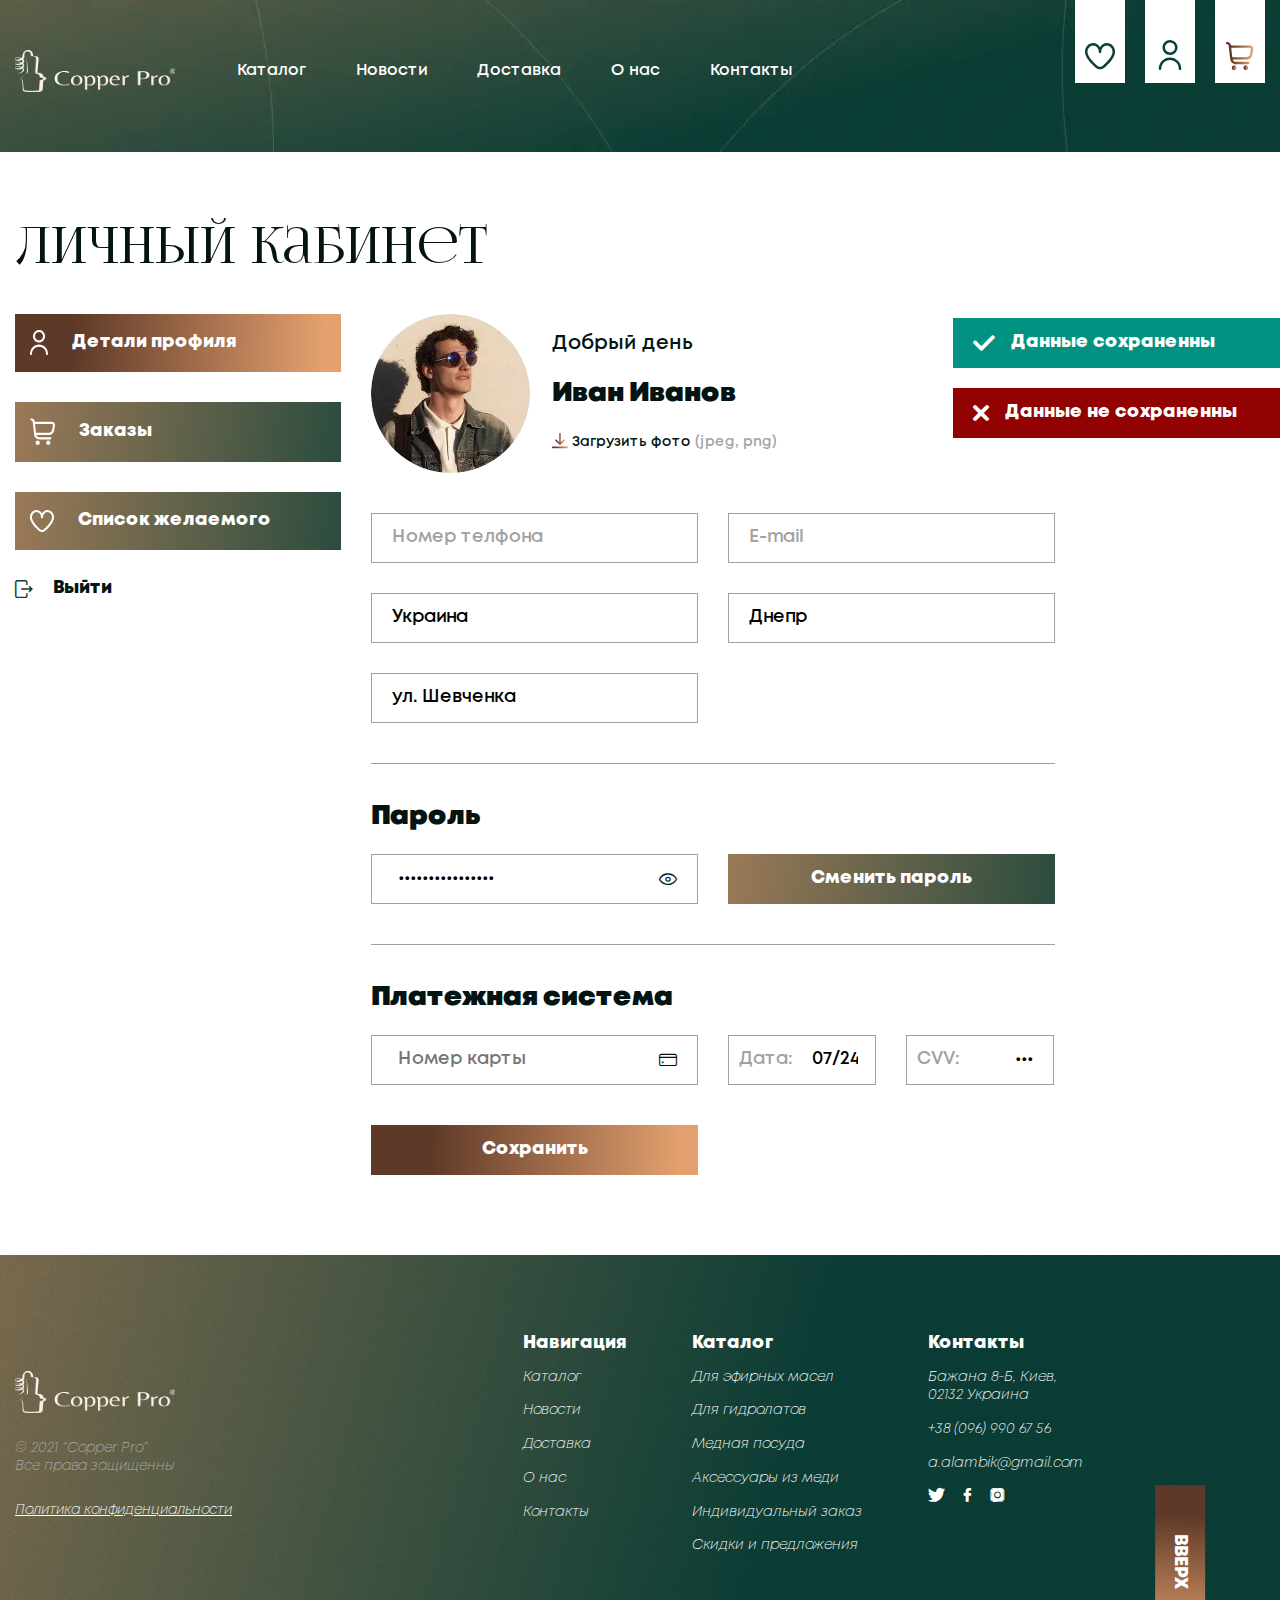
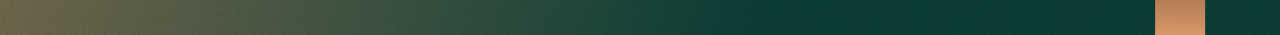
<file: profile.html>
<!DOCTYPE html>
<html lang="ru">

<head>
	<title>Детали профиля</title>
	<meta charset="UTF-8">
	<meta name="format-detection" content="telephone=no">
	<!-- <style>body{opacity: 0;}</style> -->
	<link rel="stylesheet" href="css/style.min.css?_v=20220917194437">
	<link rel="shortcut icon" href="favicon.ico">
	<!-- <meta name="robots" content="noindex, nofollow"> -->
	<meta name="viewport" content="width=device-width, initial-scale=1.0">
</head>

<body>
	<div class="wrapper">
		<header data-scroll="87" data-scroll-show="500" class="header">
			<div class="header__container">
				<div class="header__content">
					<div class="header__column">
						<a href="../index.html" class="header__logo"><img src="img/logo.svg" alt="logo"></a>
						<div class="header__menu menu" data-da=".header__container, 991.98, 2">
							<nav class="menu__body">
								<ul class="menu__list">
									<li class="menu__item"><a href="../catalog.html" class="menu__link">Каталог</a></li>
									<li class="menu__item"><a href="../news.html" class="menu__link">Новости</a></li>
									<li class="menu__item"><a href="../order.html" class="menu__link">Доставка</a></li>
									<li class="menu__item"><a href="../about.html" class="menu__link">О нас</a></li>
									<li class="menu__item"><a href="../about.html" class="menu__link">Контакты</a></li>
								</ul>
							</nav>
							<button type="button" class="menu__icon">
								<div class="icon-menu">
									<div class="icon-menu__line"><span></span></div>
									<div class="icon-menu__line"><span></span></div>
									<div class="icon-menu__line"><span></span></div>
								</div>
							</button>
						</div>
					</div>
					<div class="header__info info-header">
						<div class="info-header__items">
							<a href="../wish.html" class="info-header__item info-header__item_like"><img src="img/icons/like.svg" alt="like"></a>
							<a href="../profile.html" class="info-header__item"><img src="img/icons/user.svg" alt="user"></a>
							<a href="../basket.html" class="info-header__item"><img src="img/icons/shopping-cart.svg" alt="shopping cart"></a>
						</div>
					</div>
				</div>
			</div>
		</header>
		<main class="page">
			<section id="top-block" class="private-office">
				<div class="private-office__container">
					<h1 class="private-office__title">Личный кабинет</h1>
					<div class="private-office__body">
						<aside class="private-office__sidebar sidebar-private-office">
							<div class="sidebar-private-office__items">
								<a href="profile.html" class="sidebar-private-office__button button"><img src="img/icons/user-white.svg" alt="">Детали профиля</a>
								<a href="orders.html" class="sidebar-private-office__button button button_green"><img src="img/icons/cart-white.svg" alt="">Заказы</a>
								<a href="wish.html" class="sidebar-private-office__button button button_green"><img src="img/icons/heart-white.svg" alt="">Список желаемого</a>
								<button class="sidebar-private-office__exit _icon-exit">Выйти</button>
							</div>
						</aside>
						<div class="private-office__content user-info">
							<div class="user-info__header header-user-info">
								<div class="header-user-info__image"><picture><source srcset="img/profile/user.webp" type="image/webp"><img src="img/profile/user.jpg" alt="user"></picture></div>
								<div class="header-user-info__content">
									<div class="header-user-info__text">Добрый день</div>
									<div class="header-user-info__name">Иван Иванов</div>
									<input hidden autocomplete="off" id="add-image" type="file" name="form[]" data-error="Ошибка" accept="image/png,image/jpeg" class="header-user-info__input">
									<label class="header-user-info__lable" for="add-image"><img src="img/icons/download.svg" alt="download"> Загрузить фото <span>(jpeg, png)</span></label>
								</div>
							</div>
							<form action="" method="POST" class="user-info__form form-user-info">
								<div class="form-user-info__item">
									<div class="form-user-info__body">
										<input data-placeholder-nohide value="" autocomplete="off" type="tel" name="form[]" data-error="Ошибка" placeholder="Номер телфона" class="form-user-info__input input-common">
										<input data-placeholder-nohide autocomplete="off" type="email" name="form[]" data-error="Ошибка" placeholder="E-mail" class="form-user-info__input input-common">
										<input data-placeholder-nohide value="Украина" autocomplete="off" type="text" name="form[]" data-error="Ошибка" placeholder="Страна" class="form-user-info__input input-common">
										<input data-placeholder-nohide value="Днепр" autocomplete="off" type="text" name="form[]" data-error="Ошибка" placeholder="Город" class="form-user-info__input input-common">
										<input data-placeholder-nohide value="ул. Шевченка" autocomplete="off" type="text" name="form[]" data-error="Ошибка" placeholder="Адрес" class="form-user-info__input input-common">
									</div>
								</div>
								<div class="form-user-info__item">
									<h3 class="form-user-info__subtitle">Пароль</h3>
									<div class="form-user-info__body">
										<div class="form-user-info__line">
											<input autocomplete="off" type="password" name="form[]" value="1234567891012140">
											<button class="form-user-info__viewpass _icon-eye" type="button"></button>
										</div>
										<button type="submit" class="form-user-info__button button button_green">Сменить пароль</button>
									</div>
								</div>
								<div class="form-user-info__item">
									<h3 class="form-user-info__subtitle">Платежная система</h3>
									<div class="form-user-info__body">
										<div class="form-user-info__line">
											<input id="card" autocomplete="off" type="text" name="form[]" value="" placeholder="Номер карты">
											<div class="form-user-info__card _icon-card"></div>
										</div>
										<div class="form-user-info__card-info">
											<div class="form-user-info__inp">
												<label for="date">Дата:</label>
												<input id="date" autocomplete="off" type="text" name="form[]" data-error="Ошибка" placeholder="" value="07/24">
											</div>
											<div class="form-user-info__inp">
												<label for="cvv">CVV:</label>
												<input maxlength="3" id="cvv" autocomplete="off" type="password" name="form[]" data-error="Ошибка" placeholder="" value="123">
											</div>
										</div>
									</div>
								</div>
								<button type="submit" class="form-user-info__button button">Сохранить</button>
							</form>
							<div class="user-info__status">
								<div class="user-info__button-status user-info__button-status_save _icon-check">Данные сохраненны</div>
								<div class="user-info__button-status user-info__button-status_no-save _icon-cross">Данные не сохраненны</div>
							</div>
						</div>
					</div>
				</div>
			</section>
		</main>
		<footer class="footer">
			<div class="footer__container">
				<div class="footer__left left-column">
					<img src="img/logo.svg" alt="logo" class="left-column__logo">
					<div class="left-column__text">
						<p>© 2021 “Copper Pro”</p>
						<p>Все права защищенны</p>
					</div>
					<a href="#" class="left-column__link" style="text-decoration: underline;">Политика конфиденциальности</a>
				</div>
				<div class="footer__right right-column">
					<div class="right-column__items">
						<div class="right-column__item">
							<h5 class="right-column__title">Навигация</h5>
							<ul class="right-column__list list-column">
								<li class="list-column__link"><a href="../catalog.html">Каталог</a></li>
								<li class="list-column__link"><a href="../news.html">Новости</a></li>
								<li class="list-column__link"><a href="../order.html">Доставка</a></li>
								<li class="list-column__link"><a href="../about.html">О нас</a></li>
								<li class="list-column__link"><a href="../about.html">Контакты</a></li>
							</ul>
						</div>
						<div data-da=".right-column__items,541.98,3" class="right-column__item">
							<h5 class="right-column__title">Каталог</h5>
							<ul class="right-column__list list-column">
								<li class="list-column__link"><a href="../product.html">Для эфирных масел</a></li>
								<li class="list-column__link"><a href="../product.html">Для гидролатов</a></li>
								<li class="list-column__link"><a href="../product.html">Медная посуда</a></li>
								<li class="list-column__link"><a href="../product.html">Аксессуары из меди</a></li>
								<li class="list-column__link"><a href="../product.html">Индивидуальный заказ</a></li>
								<li class="list-column__link"><a href="../product.html">Скидки и предложения</a></li>
							</ul>
						</div>
						<div class="right-column__item">
							<h5 class="right-column__title">Контакты</h5>
							<ul class="right-column__list list-column">
								<li class="list-column__link" style="max-width: 132px;"><a href="#">Бажана 8-Б, Киев, 02132 Украина</a></li>
								<li class="list-column__link"><a href="tel:+380969906756">+38 (096) 990 67 56</a></li>
								<li class="list-column__link"><a href="#">a.alambik@gmail.com</a></li>
							</ul>
							<div class="right-column__social social-items">
								<a href="twitter.com" class="social-items__item _icon-twitter"></a>
								<a href="facebook.com" class="social-items__item _icon-facebook"></a>
								<a href="instagram.com" class="social-items__item _icon-instagram"></a>
							</div>
						</div>
					</div>
				</div>
			</div>
			<button class="footer__top-btn button" data-goto="#top-block">ВВЕРХ</button>
		</footer>
	</div>
	<!-- <div id="popup" aria-hidden="true" class="popup">
	<div class="popup__wrapper">
		<div class="popup__content">
			<button data-close type="button" class="popup__close">Закрыть</button>
			<div class="popup__text">
				Text
			</div>
		</div>
	</div>
</div> -->
	<script src="js/app.min.js?_v=20220917194437"></script>
</body>

</html>
</file>
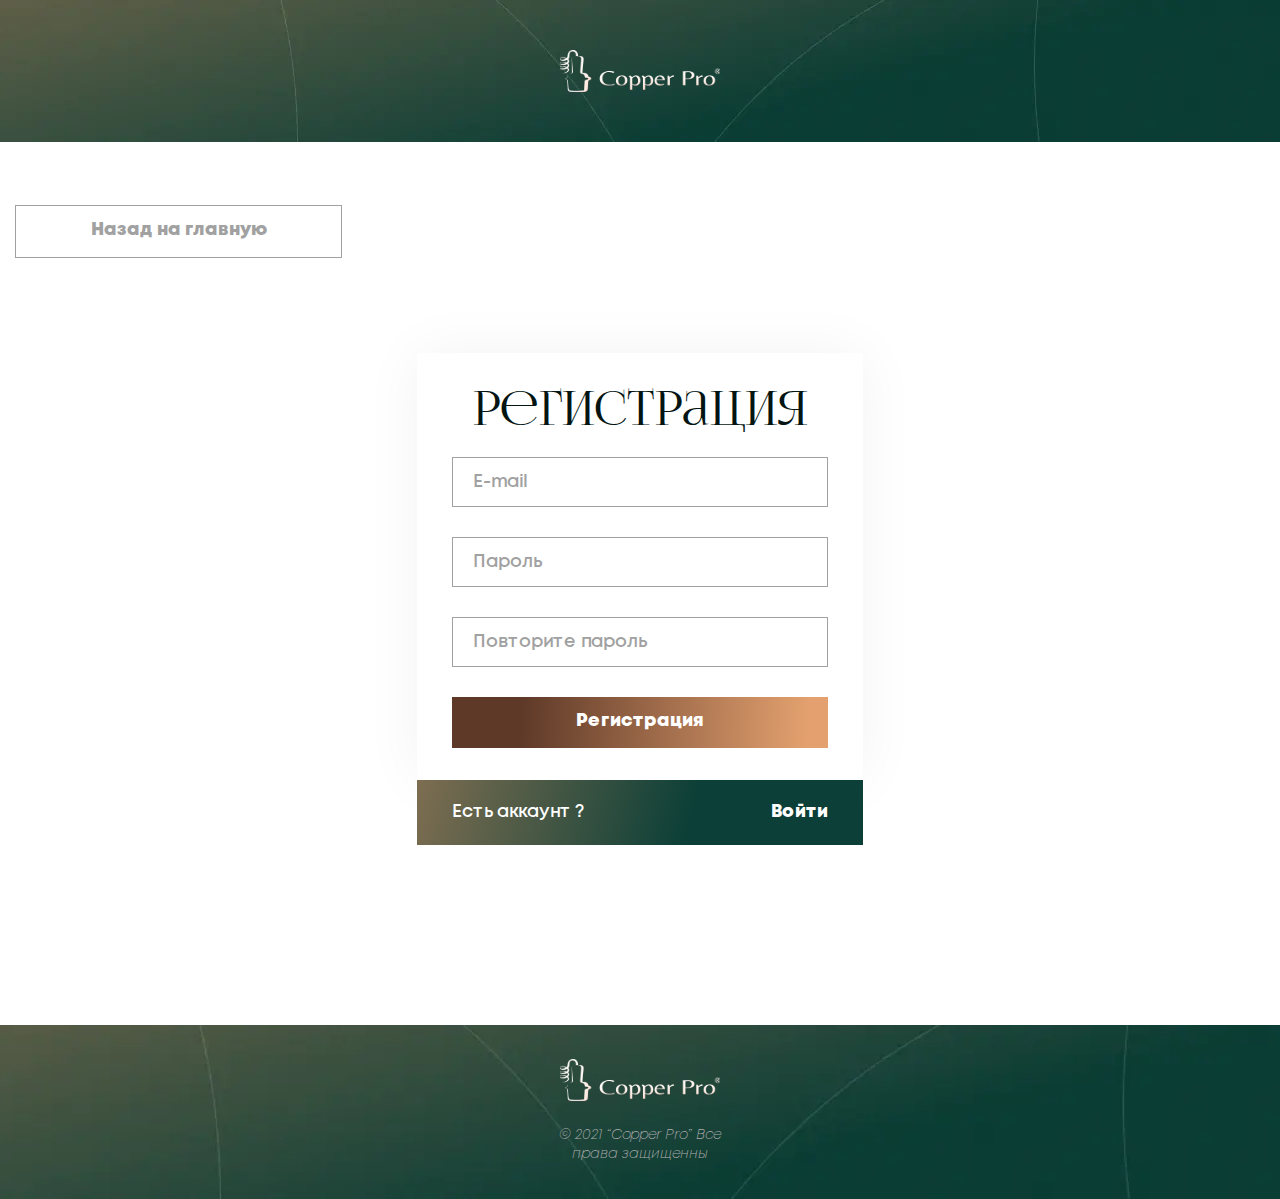
<file: registration.html>
<!DOCTYPE html>
<html lang="ru">

<head>
	<title>Регистрация</title>
	<meta charset="UTF-8">
	<meta name="format-detection" content="telephone=no">
	<!-- <style>body{opacity: 0;}</style> -->
	<link rel="stylesheet" href="css/style.min.css?_v=20220917194437">
	<link rel="shortcut icon" href="favicon.ico">
	<!-- <meta name="robots" content="noindex, nofollow"> -->
	<meta name="viewport" content="width=device-width, initial-scale=1.0">
</head>

<body>
	<div class="wrapper">
		<header class="special-header">
			<a href="index.html" class="special-header__logo"><img src="img/logo.svg" alt="logo"></a>
		</header>
		<main class="page">
			<section class="form-page">
				<div class="form-page__container">
					<a href="index.html" class="form-page__back-button button-back-to">Назад на главную</a>
					<div class="form-page__body">
						<h2 class="form-page__title title-main title-main_small">Регистрация</h2>
						<form action="" method="POST" class="block-form">
							<input data-placeholder-nohide type="text" name="form[]" data-error="Error" placeholder="E-mail" class="block-form__input input-common">
							<input data-placeholder-nohide autocomplete="off" type="password" name="form[]" data-error="Ошибка" placeholder="Пароль" class="block-form__input input-common">
							<input data-placeholder-nohide autocomplete="off" type="password" name="form[]" data-error="Ошибка" placeholder="Повторите пароль" class="block-form__input input-common">
							<button type="submit" class="block-form__button button">Регистрация</button>
						</form>
					</div>
					<div class="form-page__botton">
						<span class="form-page__text">Есть аккаунт ?</span>
						<a href="authorization.html" class="form-page__link">Войти</a>
					</div>
				</div>
			</section>
		</main>
		<footer class="special-footer">
			<a href="index.html" class="special-footer__logo"><img src="img/logo.svg" alt="logo"></a>
			<div class="special-footer__text">© 2021 “Copper Pro” Все права защищенны</div>
		</footer>
	</div>
	<!-- <div id="popup" aria-hidden="true" class="popup">
	<div class="popup__wrapper">
		<div class="popup__content">
			<button data-close type="button" class="popup__close">Закрыть</button>
			<div class="popup__text">
				Text
			</div>
		</div>
	</div>
</div> -->
	<script src="js/app.min.js?_v=20220917194437"></script>
</body>

</html>
</file>
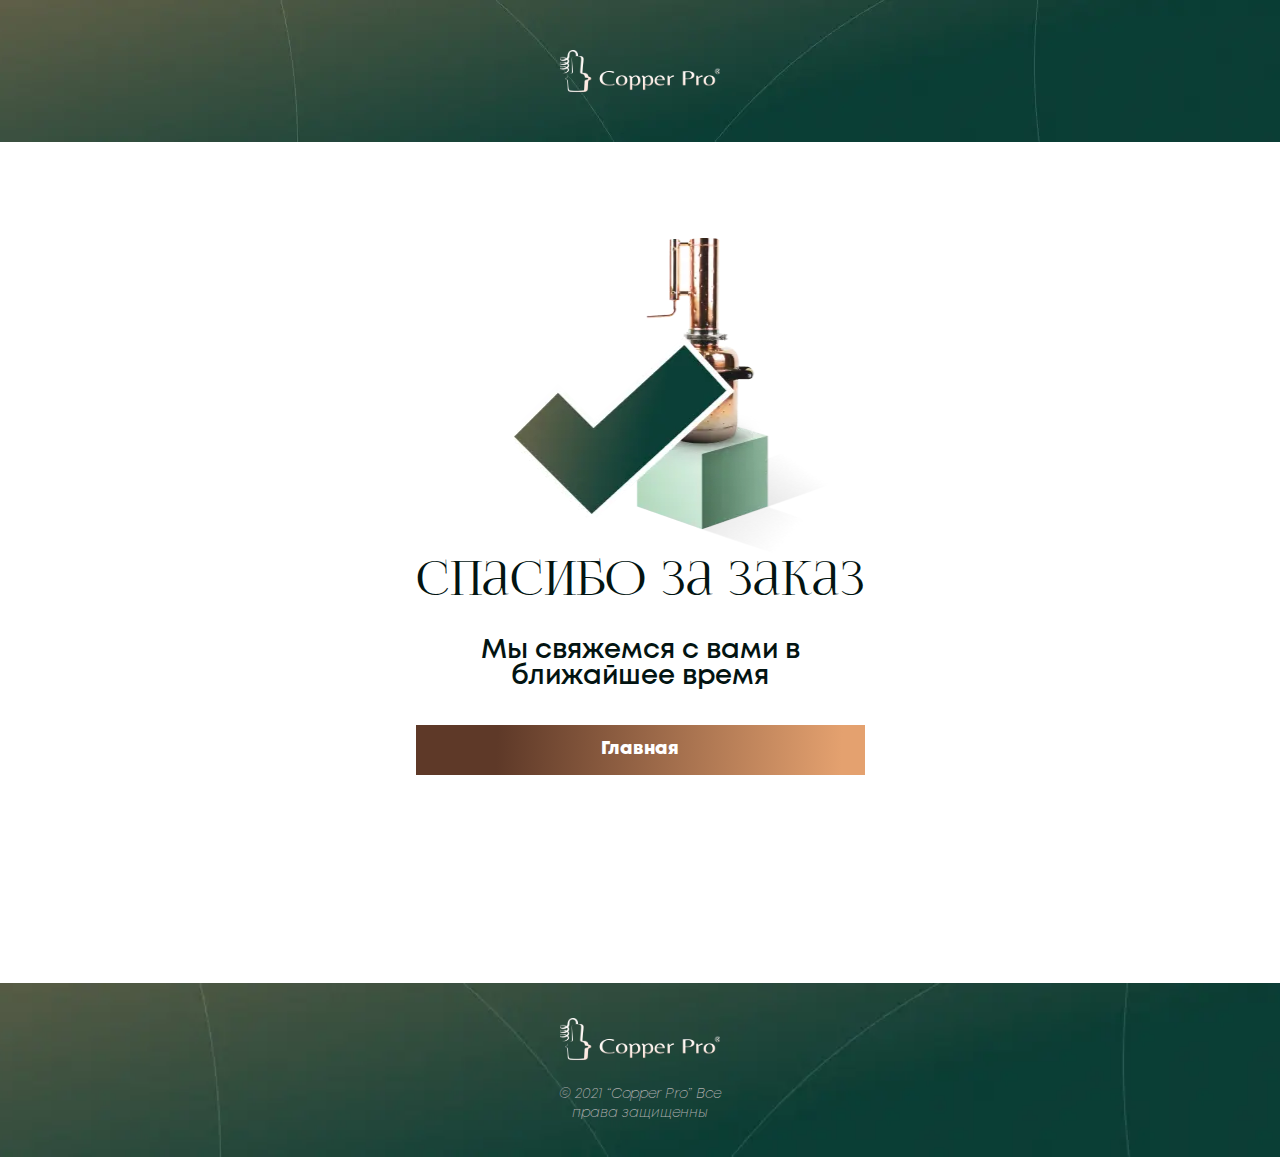
<file: thanks.html>
<!DOCTYPE html>
<html lang="ru">

<head>
	<title>Спасибо за заказ</title>
	<meta charset="UTF-8">
	<meta name="format-detection" content="telephone=no">
	<!-- <style>body{opacity: 0;}</style> -->
	<link rel="stylesheet" href="css/style.min.css?_v=20220917194437">
	<link rel="shortcut icon" href="favicon.ico">
	<!-- <meta name="robots" content="noindex, nofollow"> -->
	<meta name="viewport" content="width=device-width, initial-scale=1.0">
</head>

<body>
	<div class="wrapper">
		<header class="special-header">
			<a href="index.html" class="special-header__logo"><img src="img/logo.svg" alt="logo"></a>
		</header>
		<main class="page">
			<section class="thanks">
				<div class="thanks__container">
					<picture><source srcset="img/thanks/image.webp" type="image/webp"><img src="img/thanks/image.png" alt="image" class="thanks__image"></picture>
					<div class="thanks__body">
						<h2 class="thanks__title title-main">Спасибо за заказ</h2>
						<div class="thanks__text">
							<p>Мы свяжемся с вами в ближайшее время</p>
						</div>
						<a href="index.html" class="thanks__button button">Главная</a>
					</div>
				</div>
			</section>
		</main>
		<footer class="special-footer">
			<a href="index.html" class="special-footer__logo"><img src="img/logo.svg" alt="logo"></a>
			<div class="special-footer__text">© 2021 “Copper Pro” Все права защищенны</div>
		</footer>
	</div>
	<!-- <div id="popup" aria-hidden="true" class="popup">
	<div class="popup__wrapper">
		<div class="popup__content">
			<button data-close type="button" class="popup__close">Закрыть</button>
			<div class="popup__text">
				Text
			</div>
		</div>
	</div>
</div> -->
	<script src="js/app.min.js?_v=20220917194437"></script>
</body>

</html>
</file>
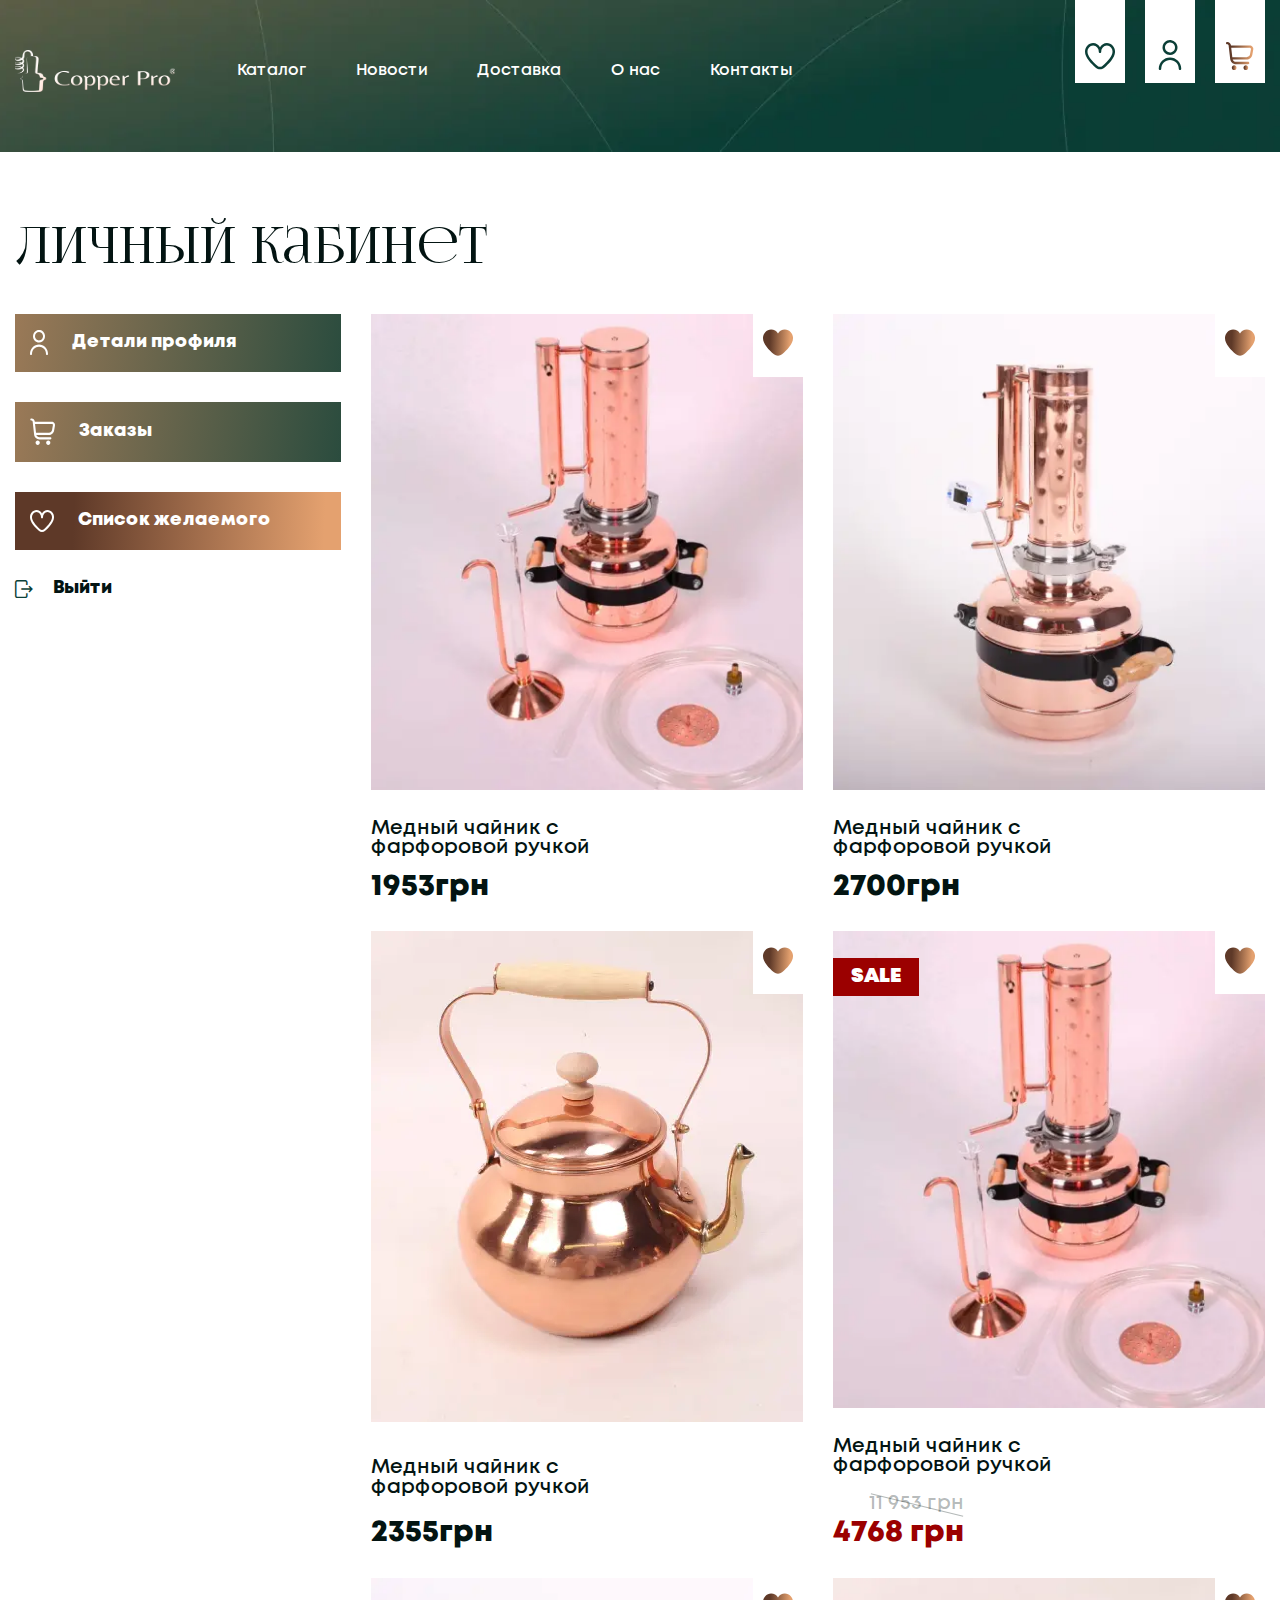
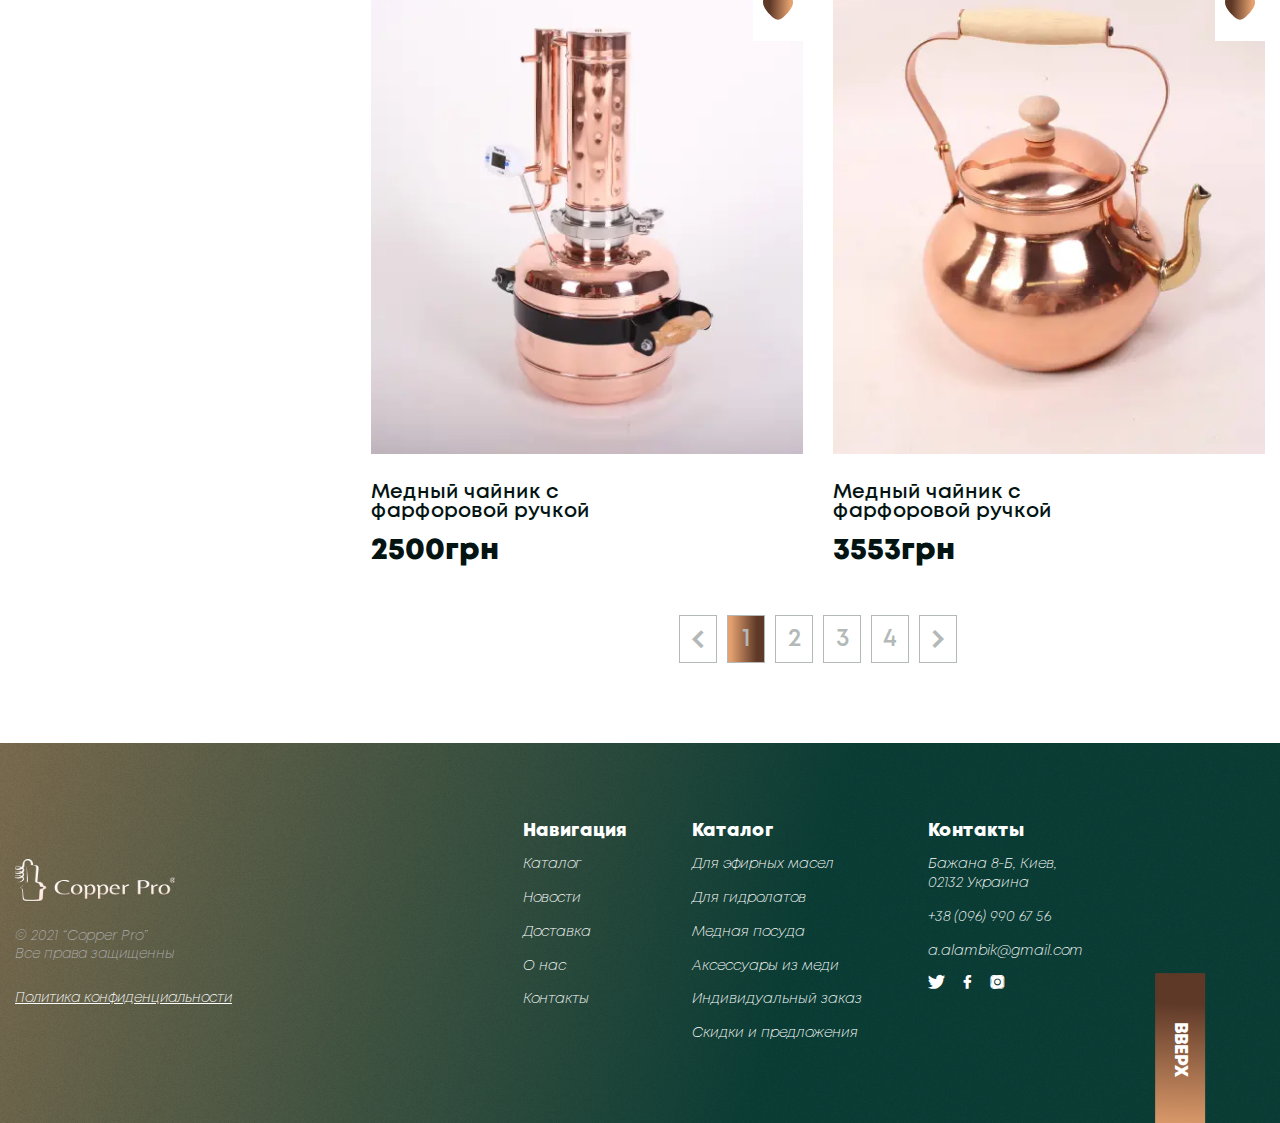
<file: wish.html>
<!DOCTYPE html>
<html lang="ru">

<head>
	<title>Список желаемого</title>
	<meta charset="UTF-8">
	<meta name="format-detection" content="telephone=no">
	<!-- <style>body{opacity: 0;}</style> -->
	<link rel="stylesheet" href="css/style.min.css?_v=20220917194437">
	<link rel="shortcut icon" href="favicon.ico">
	<!-- <meta name="robots" content="noindex, nofollow"> -->
	<meta name="viewport" content="width=device-width, initial-scale=1.0">
</head>

<body>
	<div class="wrapper">
		<header data-scroll="87" data-scroll-show="500" class="header">
			<div class="header__container">
				<div class="header__content">
					<div class="header__column">
						<a href="../index.html" class="header__logo"><img src="img/logo.svg" alt="logo"></a>
						<div class="header__menu menu" data-da=".header__container, 991.98, 2">
							<nav class="menu__body">
								<ul class="menu__list">
									<li class="menu__item"><a href="../catalog.html" class="menu__link">Каталог</a></li>
									<li class="menu__item"><a href="../news.html" class="menu__link">Новости</a></li>
									<li class="menu__item"><a href="../order.html" class="menu__link">Доставка</a></li>
									<li class="menu__item"><a href="../about.html" class="menu__link">О нас</a></li>
									<li class="menu__item"><a href="../about.html" class="menu__link">Контакты</a></li>
								</ul>
							</nav>
							<button type="button" class="menu__icon">
								<div class="icon-menu">
									<div class="icon-menu__line"><span></span></div>
									<div class="icon-menu__line"><span></span></div>
									<div class="icon-menu__line"><span></span></div>
								</div>
							</button>
						</div>
					</div>
					<div class="header__info info-header">
						<div class="info-header__items">
							<a href="../wish.html" class="info-header__item info-header__item_like"><img src="img/icons/like.svg" alt="like"></a>
							<a href="../profile.html" class="info-header__item"><img src="img/icons/user.svg" alt="user"></a>
							<a href="../basket.html" class="info-header__item"><img src="img/icons/shopping-cart.svg" alt="shopping cart"></a>
						</div>
					</div>
				</div>
			</div>
		</header>
		<main class="page">
			<section id="top-block" class="private-office">
				<div class="private-office__container">
					<h1 class="private-office__title">Личный кабинет</h1>
					<div class="private-office__body">
						<aside class="private-office__sidebar sidebar-private-office">
							<div class="sidebar-private-office__items">
								<a href="profile.html" class="sidebar-private-office__button button button_green"><img src="img/icons/user-white.svg" alt="">Детали профиля</a>
								<a href="orders.html" class="sidebar-private-office__button button button_green"><img src="img/icons/cart-white.svg" alt="">Заказы</a>
								<a href="wish.html" class="sidebar-private-office__button button"><img src="img/icons/heart-white.svg" alt="">Список желаемого</a>
								<button class="sidebar-private-office__exit _icon-exit">Выйти</button>
							</div>
						</aside>
						<div class="private-office__content body-catalog">
							<div class="body-catalog__items">
								<div class="body-catalog__slide slide-slider-block">
									<div class="slide-slider-block__image-ibg">
										<a href="product.html"><picture><source data-srcset="img/home/our-production/image1.webp" srcset="[data-uri]" type="image/webp"><img src="[data-uri]"  data-src="img/home/our-production/image1.jpg" alt="image"></picture></a>
										<button type="button" class="slide-slider-block__like _active"></button>
									</div>
									<div class="slide-slider-block__body">
										<a href="product.html" class="slide-slider-block__product">Медный чайник с фарфоровой ручкой</a>
										<div class="slide-slider-block__price"><span data-price>1953</span> грн</div>
									</div>
								</div>
								<div class="body-catalog__slide slide-slider-block">
									<div class="slide-slider-block__image-ibg">
										<a href="product.html"><picture><source data-srcset="img/home/our-production/image2.webp" srcset="[data-uri]" type="image/webp"><img src="[data-uri]"  data-src="img/home/our-production/image2.jpg" alt="image"></picture></a>
										<button type="button" class="slide-slider-block__like _active"></button>
									</div>
									<div class="slide-slider-block__body">
										<a href="product.html" class="slide-slider-block__product">Медный чайник с фарфоровой ручкой</a>
										<div class="slide-slider-block__price"><span data-price>2700</span> грн</div>
									</div>
								</div>
								<div class="body-catalog__slide slide-slider-block">
									<div class="slide-slider-block__image-ibg">
										<a href="product.html"><picture><source data-srcset="img/home/our-production/image3.webp" srcset="[data-uri]" type="image/webp"><img src="[data-uri]"  data-src="img/home/our-production/image3.jpg" alt="image"></picture></a>
										<button type="button" class="slide-slider-block__like _active"></button>
									</div>
									<div class="slide-slider-block__body">
										<a href="product.html" class="slide-slider-block__product">Медный чайник с фарфоровой ручкой</a>
										<div class="slide-slider-block__price"><span data-price>2355</span> грн</div>
									</div>
								</div>
								<div class="body-catalog__slide slide-slider-block">
									<div class="slide-slider-block__image-ibg">
										<a href="product.html"><picture><source data-srcset="img/home/our-production/image1.webp" srcset="[data-uri]" type="image/webp"><img src="[data-uri]"  data-src="img/home/our-production/image1.jpg" alt="image"></picture></a>
										<button type="button" class="slide-slider-block__like _active"></button>
										<p class="slide-slider-block__sale">Sale</p>
									</div>
									<div class="slide-slider-block__body">
										<a href="product.html" class="slide-slider-block__product">Медный чайник с фарфоровой ручкой</a>
										<div class="slide-slider-block__price slide-slider-block__price_red">
											<span class="slide-slider-block__discount">11 953 грн</span>
											<div><span data-price>4768</span> грн</div>
										</div>
									</div>
								</div>
								<div class="body-catalog__slide slide-slider-block">
									<div class="slide-slider-block__image-ibg">
										<a href="product.html"><picture><source data-srcset="img/home/our-production/image2.webp" srcset="[data-uri]" type="image/webp"><img src="[data-uri]"  data-src="img/home/our-production/image2.jpg" alt="image"></picture></a>
										<button type="button" class="slide-slider-block__like _active"></button>
									</div>
									<div class="slide-slider-block__body">
										<a href="product.html" class="slide-slider-block__product">Медный чайник с фарфоровой ручкой</a>
										<div class="slide-slider-block__price"><span data-price>2500</span> грн</div>
									</div>
								</div>
								<div class="body-catalog__slide slide-slider-block">
									<div class="slide-slider-block__image-ibg">
										<a href="product.html"><picture><source data-srcset="img/home/our-production/image3.webp" srcset="[data-uri]" type="image/webp"><img src="[data-uri]"  data-src="img/home/our-production/image3.jpg" alt="image"></picture></a>
										<button type="button" class="slide-slider-block__like _active"></button>
									</div>
									<div class="slide-slider-block__body">
										<a href="product.html" class="slide-slider-block__product">Медный чайник с фарфоровой ручкой</a>
										<div class="slide-slider-block__price"><span data-price>3553</span> грн</div>
									</div>
								</div>
							</div>
							<div class="body-catalog__pagination pagination-pages">
								<a href="#" class="pagination-pages__arrow pagination-pages__arrow_prev _icon-select-arrow"></a>
								<a href="#" class="pagination-pages__item pagination-pages__item_active">1</a>
								<a href="#" class="pagination-pages__item">2</a>
								<a href="#" class="pagination-pages__item">3</a>
								<a href="#" class="pagination-pages__item">4</a>
								<a href="#" class="pagination-pages__arrow pagination-pages__arrow_next _icon-select-arrow"></a>
							</div>
						</div>
					</div>
				</div>
			</section>
		</main>
		<footer class="footer">
			<div class="footer__container">
				<div class="footer__left left-column">
					<img src="img/logo.svg" alt="logo" class="left-column__logo">
					<div class="left-column__text">
						<p>© 2021 “Copper Pro”</p>
						<p>Все права защищенны</p>
					</div>
					<a href="#" class="left-column__link" style="text-decoration: underline;">Политика конфиденциальности</a>
				</div>
				<div class="footer__right right-column">
					<div class="right-column__items">
						<div class="right-column__item">
							<h5 class="right-column__title">Навигация</h5>
							<ul class="right-column__list list-column">
								<li class="list-column__link"><a href="../catalog.html">Каталог</a></li>
								<li class="list-column__link"><a href="../news.html">Новости</a></li>
								<li class="list-column__link"><a href="../order.html">Доставка</a></li>
								<li class="list-column__link"><a href="../about.html">О нас</a></li>
								<li class="list-column__link"><a href="../about.html">Контакты</a></li>
							</ul>
						</div>
						<div data-da=".right-column__items,541.98,3" class="right-column__item">
							<h5 class="right-column__title">Каталог</h5>
							<ul class="right-column__list list-column">
								<li class="list-column__link"><a href="../product.html">Для эфирных масел</a></li>
								<li class="list-column__link"><a href="../product.html">Для гидролатов</a></li>
								<li class="list-column__link"><a href="../product.html">Медная посуда</a></li>
								<li class="list-column__link"><a href="../product.html">Аксессуары из меди</a></li>
								<li class="list-column__link"><a href="../product.html">Индивидуальный заказ</a></li>
								<li class="list-column__link"><a href="../product.html">Скидки и предложения</a></li>
							</ul>
						</div>
						<div class="right-column__item">
							<h5 class="right-column__title">Контакты</h5>
							<ul class="right-column__list list-column">
								<li class="list-column__link" style="max-width: 132px;"><a href="#">Бажана 8-Б, Киев, 02132 Украина</a></li>
								<li class="list-column__link"><a href="tel:+380969906756">+38 (096) 990 67 56</a></li>
								<li class="list-column__link"><a href="#">a.alambik@gmail.com</a></li>
							</ul>
							<div class="right-column__social social-items">
								<a href="twitter.com" class="social-items__item _icon-twitter"></a>
								<a href="facebook.com" class="social-items__item _icon-facebook"></a>
								<a href="instagram.com" class="social-items__item _icon-instagram"></a>
							</div>
						</div>
					</div>
				</div>
			</div>
			<button class="footer__top-btn button" data-goto="#top-block">ВВЕРХ</button>
		</footer>
	</div>
	<!-- <div id="popup" aria-hidden="true" class="popup">
	<div class="popup__wrapper">
		<div class="popup__content">
			<button data-close type="button" class="popup__close">Закрыть</button>
			<div class="popup__text">
				Text
			</div>
		</div>
	</div>
</div> -->
	<script src="js/app.min.js?_v=20220917194437"></script>
</body>

</html>
</file>
<file: css/style.min.css>
@charset "UTF-8";@import url(https://fonts.googleapis.com/css?family=Roboto:regular&display=swap);@font-face{font-family:icons;font-display:swap;src:url(../fonts/icons.woff2) format("woff2"),url(../fonts/icons.woff) format("woff");font-weight:400;font-style:normal}@font-face{font-family:lighthaus;font-display:swap;src:url(../fonts/lighthaus.woff2) format("woff2"),url(../fonts/lighthaus.woff) format("woff");font-weight:400;font-style:normal}@font-face{font-family:Mont;font-display:swap;src:url(../fonts/Mont-Black.woff2) format("woff2"),url(../fonts/Mont-Black.woff) format("woff");font-weight:900;font-style:normal}@font-face{font-family:Mont;font-display:swap;src:url(../fonts/Mont-Bold.woff2) format("woff2"),url(../fonts/Mont-Bold.woff) format("woff");font-weight:700;font-style:normal}@font-face{font-family:Mont;font-display:swap;src:url(../fonts/Mont-Regular.woff2) format("woff2"),url(../fonts/Mont-Regular.woff) format("woff");font-weight:400;font-style:normal}@font-face{font-family:Mont;font-display:swap;src:url(../fonts/Mont-RegularItalic.woff2) format("woff2"),url(../fonts/Mont-RegularItalic.woff) format("woff");font-weight:400;font-style:normal}@font-face{font-family:Mont;font-display:swap;src:url(../fonts/Mont-SemiBold.woff2) format("woff2"),url(../fonts/Mont-SemiBold.woff) format("woff");font-weight:600;font-style:normal}@font-face{font-family:Mont;font-display:swap;src:url(../fonts/Mont-Light.woff2) format("woff2"),url(../fonts/Mont-Light.woff) format("woff");font-weight:300;font-style:normal}@font-face{font-family:Mont;font-display:swap;src:url(../fonts/Mont-LightItalic.woff2) format("woff2"),url(../fonts/Mont-LightItalic.woff) format("woff");font-weight:400;font-style:normal}@font-face{font-family:Mont;font-display:swap;src:url(../fonts/Mont-Heavy.woff2) format("woff2"),url(../fonts/Mont-Heavy.woff) format("woff");font-weight:800;font-style:normal}@font-face{font-family:Mont;font-display:swap;src:url(../fonts/Mont-Thin.woff2) format("woff2"),url(../fonts/Mont-Thin.woff) format("woff");font-weight:100;font-style:normal}.footer-article__button_next::after,.item-news__link::after,.main-block__quote::after,.select__title::after,[class*=_icon-]:before{font-family:icons;font-style:normal;font-weight:400;font-variant:normal;text-transform:none;line-height:1;-webkit-font-smoothing:antialiased;-moz-osx-font-smoothing:grayscale}[class*=_icon-]:before{display:block}._icon-bin:before{content:"\e900"}._icon-card:before{content:"\e901"}._icon-check:before{content:"\e902"}._icon-cross:before{content:"\e903"}._icon-exit:before{content:"\e904"}._icon-eye:before{content:"\e905"}._icon-facebook:before{content:"\e906"}._icon-heart:before{content:"\e907"}._icon-instagram:before{content:"\e908"}._icon-quote:before{content:"\e909"}._icon-select-arrow:before{content:"\e90a"}._icon-twitter:before{content:"\e90b"}*{padding:0;margin:0;border:0}*,:after,:before{-webkit-box-sizing:border-box;box-sizing:border-box}body,html{height:100%;min-width:320px}body{color:#031412;line-height:1;font-family:Mont;font-size:.875rem;-ms-text-size-adjust:100%;-moz-text-size-adjust:100%;-webkit-text-size-adjust:100%;-webkit-font-smoothing:antialiased;-moz-osx-font-smoothing:grayscale}button,input,textarea{font-family:Mont;font-size:inherit}button{cursor:pointer;color:inherit;background-color:inherit}a{color:inherit}a:link,a:visited{text-decoration:none}a:hover{text-decoration:none}ul li{list-style:none}img{vertical-align:top}h1,h2,h3,h4,h5,h6{font-weight:inherit;font-size:inherit}.lock body{overflow:hidden;-ms-touch-action:none;touch-action:none;-ms-scroll-chaining:none;overscroll-behavior:none}.wrapper{min-height:100%;display:-webkit-box;display:-ms-flexbox;display:flex;-webkit-box-orient:vertical;-webkit-box-direction:normal;-ms-flex-direction:column;flex-direction:column;overflow:hidden}.wrapper>main{-webkit-box-flex:1;-ms-flex:1 1 auto;flex:1 1 auto}.wrapper>*{min-width:0}[class*=__container]{max-width:87.5rem;-webkit-box-sizing:content-box;box-sizing:content-box;margin:0 auto;padding:0 .9375rem}.button{color:#fff;display:-webkit-inline-box;display:-ms-inline-flexbox;display:inline-flex;padding:16px 15px 17px;font-weight:800;font-size:1.125rem;line-height:96.4%;-webkit-box-pack:center;-ms-flex-pack:center;justify-content:center;-webkit-box-align:center;-ms-flex-align:center;align-items:center;background:-o-linear-gradient(357.82deg,#5e3928 15.13%,#e4a16f 78.93%);background:linear-gradient(92.18deg,#5e3928 15.13%,#e4a16f 78.93%);background-size:120% 120%;-webkit-transition:background-position .3s ease 0s;-o-transition:background-position .3s ease 0s;transition:background-position .3s ease 0s}.button._fw{width:100%}.button_green{background:-o-linear-gradient(171.68deg,#0b3f37 -7.03%,#cb8d62 136.33%);background:linear-gradient(278.32deg,#0b3f37 -7.03%,#cb8d62 136.33%);-webkit-transition:background-position .3s ease 0s;-o-transition:background-position .3s ease 0s;transition:background-position .3s ease 0s;background-size:120% 120%}.border-button{font-weight:800;font-size:1rem;line-height:96.4%;border:1px solid #031412;display:-webkit-inline-box;display:-ms-inline-flexbox;display:inline-flex;-webkit-box-pack:center;-ms-flex-pack:center;justify-content:center;-webkit-box-align:center;-ms-flex-align:center;align-items:center;padding:16px 15px 17px}.button-back-to{display:-webkit-inline-box;display:-ms-inline-flexbox;display:inline-flex;padding:16px 15px 17px;-webkit-box-pack:center;-ms-flex-pack:center;justify-content:center;-webkit-box-align:center;-ms-flex-align:center;align-items:center;color:#a1a1a1;font-weight:800;font-size:1.125rem;line-height:96.4%;border:1px solid #a1a1a1;-webkit-transition:all .3s ease 0s;-o-transition:all .3s ease 0s;transition:all .3s ease 0s}.button-back-to._fw{width:100%}.select{position:relative}.select__body{position:relative}.select__title{color:inherit;text-align:left;cursor:pointer;width:100%;border-radius:4px;font-weight:800;font-size:1.25rem;line-height:96.4%;display:-webkit-box;display:-ms-flexbox;display:flex;-webkit-box-align:center;-ms-flex-align:center;align-items:center;-webkit-column-gap:.625rem;-moz-column-gap:.625rem;column-gap:.625rem;outline:0}.select__title::after{content:"\e90a";font-size:.5rem;-webkit-transform:rotate(-90deg);-ms-transform:rotate(-90deg);transform:rotate(-90deg);-webkit-transition:-webkit-transform .3s ease 0s;transition:-webkit-transform .3s ease 0s;-o-transition:transform .3s ease 0s;transition:transform .3s ease 0s;transition:transform .3s ease 0s,-webkit-transform .3s ease 0s}._select-open .select__title::after{-webkit-transform:rotate(90deg);-ms-transform:rotate(90deg);transform:rotate(90deg);-webkit-transition:-webkit-transform .3s ease 0s;transition:-webkit-transform .3s ease 0s;-o-transition:transform .3s ease 0s;transition:transform .3s ease 0s;transition:transform .3s ease 0s,-webkit-transform .3s ease 0s}.select__value{display:-webkit-box;display:-ms-flexbox;display:flex;-webkit-box-align:center;-ms-flex-align:center;align-items:center;height:1.875rem;padding:0 .9375rem}.select__value>*{-webkit-box-flex:1;-ms-flex:1 1 auto;flex:1 1 auto}.select__value._select-pseudo-label::before{content:attr(data-pseudo-label);opacity:.5}.select__text{-webkit-box-flex:1;-ms-flex:1 1 auto;flex:1 1 auto}.select__input{width:100%;background-color:transparent;height:100%}.select__options{font-weight:800;font-size:1.25rem;line-height:96.4%;position:absolute;top:29px;min-width:100%;left:0;background-color:#fff;padding:10px 0 5px 0}.select__scroll{overflow-y:auto;overflow-x:hidden;max-height:200px}.select__option{width:100%;text-align:left;cursor:pointer;padding:5px 15px;color:inherit}.select__option._select-selected{background-color:#eee}.select__row{display:-webkit-inline-box;display:-ms-inline-flexbox;display:inline-flex;-webkit-box-align:center;-ms-flex-align:center;align-items:center}.select._select-open{z-index:5}._select-tag{cursor:pointer}.quantity{width:88px;height:50px;display:-webkit-box;display:-ms-flexbox;display:flex;border:1px solid #e6e8e7}.quantity__button{-webkit-box-flex:0;-ms-flex:0 0 50px;flex:0 0 50px;position:relative;cursor:pointer}.quantity__button::after,.quantity__button::before{content:"";position:absolute;top:50%;left:50%;-webkit-transition:all .3s ease 0s;-o-transition:all .3s ease 0s;transition:all .3s ease 0s;margin:0 0 0 -4.5px;background-color:#031412;width:9px;height:3px}.quantity__button_plus{border-left:1px solid #e6e8e7}.quantity__button_plus::before{-webkit-transform:rotate(-90deg);-ms-transform:rotate(-90deg);transform:rotate(-90deg)}.quantity__button_minus{border-right:1px solid #e6e8e7}.quantity__input{-webkit-box-flex:1;-ms-flex:1 1 auto;flex:1 1 auto}.quantity__input input{height:100%;font-weight:800;font-size:1.25rem;line-height:132.4%;color:#031412;width:100%;text-align:center}[data-showmore-button] span:last-child{display:none}._showmore-active [data-showmore-button] span{display:none}._showmore-active [data-showmore-button] span:last-child{display:-webkit-inline-box;display:-ms-inline-flexbox;display:inline-flex}[class*=-ibg]{position:relative}[class*=-ibg] img{position:absolute;width:100%;height:100%;top:0;left:0;-o-object-fit:cover;object-fit:cover}[class*=-ibg_contain] img{-o-object-fit:contain;object-fit:contain}.title-main{color:#031412;font-family:Lighthaus;line-height:105.9%}.bg-text{color:#fff;font-family:Lighthaus;line-height:74.9%;position:absolute}.no-webp .special-bg{background:#fafaf9 url(../img/home/bg.png) center/cover no-repeat}.head-title{font-family:Lighthaus;line-height:74.9%;display:-ms-grid;display:grid}.head-title::after{content:"";height:1px;width:84.53%;background-color:#031412}.head-title_white{color:#fff}.head-title_white::after{background:-webkit-gradient(linear,left top,right top,from(#fff),color-stop(60%,rgba(255,255,255,.2733661214)),to(rgba(255,255,255,0)));background:-o-linear-gradient(left,#fff 0,rgba(255,255,255,.2733661214) 60%,rgba(255,255,255,0) 100%);background:linear-gradient(90deg,#fff 0,rgba(255,255,255,.2733661214) 60%,rgba(255,255,255,0) 100%)}.navigation-pages{padding-top:2rem}.navigation-pages__item{line-height:96.4%;-webkit-transition:all .3s ease 0s;-o-transition:all .3s ease 0s;transition:all .3s ease 0s}.navigation-pages__item_active{font-weight:600}.navigation-pages__item:not(:last-child)::after{content:"/";padding:0 .3125rem}.social-items{display:-webkit-box;display:-ms-flexbox;display:flex;gap:1.125rem}.social-items__item::before{-webkit-transition:all .3s ease 0s;-o-transition:all .3s ease 0s;transition:all .3s ease 0s}.pagination-pages{display:-webkit-box;display:-ms-flexbox;display:flex;-webkit-box-align:center;-ms-flex-align:center;align-items:center;-webkit-box-pack:center;-ms-flex-pack:center;justify-content:center;gap:.625rem}.pagination-pages__arrow,.pagination-pages__item{position:relative;-webkit-box-flex:0;-ms-flex:0 0 2.375rem;flex:0 0 2.375rem;height:3rem;border:1px solid #b3b9b8;display:-webkit-box;display:-ms-flexbox;display:flex;-webkit-box-pack:center;-ms-flex-pack:center;justify-content:center;-webkit-box-align:center;-ms-flex-align:center;align-items:center;color:#b3b9b8;-webkit-transition:all .3s ease 0s;-o-transition:all .3s ease 0s;transition:all .3s ease 0s}.pagination-pages__arrow::after,.pagination-pages__item::after{content:"";width:100%;height:100%;position:absolute;top:0;left:0;z-index:-1;opacity:0;background:-webkit-gradient(linear,right top,left top,color-stop(20.13%,#5e3928),color-stop(92.93%,#e4a16f));background:-o-linear-gradient(right,#5e3928 20.13%,#e4a16f 92.93%);background:linear-gradient(-90deg,#5e3928 20.13%,#e4a16f 92.93%);-webkit-transition:opacity .3s ease 0s;-o-transition:opacity .3s ease 0s;transition:opacity .3s ease 0s}.pagination-pages__arrow::before{font-size:1.125rem}.pagination-pages__arrow_next::before{-webkit-transform:rotate(180deg);-ms-transform:rotate(180deg);transform:rotate(180deg)}.pagination-pages__item{font-weight:600;font-size:1.5625rem;line-height:96.4%}.pagination-pages__item_active{background:-webkit-gradient(linear,right top,left top,color-stop(20.13%,#5e3928),color-stop(92.93%,#e4a16f));background:-o-linear-gradient(right,#5e3928 20.13%,#e4a16f 92.93%);background:linear-gradient(-90deg,#5e3928 20.13%,#e4a16f 92.93%)}.no-webp .special-header{background:url(../img/home/header.jpg) center/cover no-repeat}.special-header{display:-webkit-box;display:-ms-flexbox;display:flex;-webkit-box-pack:center;-ms-flex-pack:center;justify-content:center;-webkit-box-align:center;-ms-flex-align:center;align-items:center}.no-webp .special-footer{background:url(../img/home/header.jpg) center/cover no-repeat}.special-footer{display:-webkit-inline-box;display:-ms-inline-flexbox;display:inline-flex;-webkit-box-orient:vertical;-webkit-box-direction:normal;-ms-flex-direction:column;flex-direction:column;-webkit-box-pack:center;-ms-flex-pack:center;justify-content:center;-webkit-box-align:center;-ms-flex-align:center;align-items:center;text-align:center;row-gap:1.5rem}.special-footer__logo{text-align:center}.special-footer__text{color:#adadad;line-height:134.4%;max-width:10.375rem}.input-common{outline:0;padding:0 20px;height:50px;border:1px solid #a1a1a1;font-weight:600;font-size:1.125rem}.input-common::-webkit-input-placeholder{color:#a1a1a1;font-weight:600;font-size:1.125rem;line-height:96.4%;-webkit-transition:all .3s ease 0s;transition:all .3s ease 0s}.input-common::-moz-placeholder{color:#a1a1a1;font-weight:600;font-size:1.125rem;line-height:96.4%;-moz-transition:all .3s ease 0s;transition:all .3s ease 0s}.input-common:-ms-input-placeholder{color:#a1a1a1;font-weight:600;font-size:1.125rem;line-height:96.4%;-ms-transition:all .3s ease 0s;transition:all .3s ease 0s}.input-common::-ms-input-placeholder{color:#a1a1a1;font-weight:600;font-size:1.125rem;line-height:96.4%;-ms-transition:all .3s ease 0s;transition:all .3s ease 0s}.input-common::placeholder{color:#a1a1a1;font-weight:600;font-size:1.125rem;line-height:96.4%;-webkit-transition:all .3s ease 0s;-o-transition:all .3s ease 0s;transition:all .3s ease 0s}.input-common:focus::-webkit-input-placeholder{-webkit-transform:translate(-100%,0);transform:translate(-100%,0);opacity:0}.input-common:focus::-moz-placeholder{transform:translate(-100%,0);opacity:0}.input-common:focus:-ms-input-placeholder{-ms-transform:translate(-100%,0);transform:translate(-100%,0);opacity:0}.input-common:focus::-ms-input-placeholder{-ms-transform:translate(-100%,0);transform:translate(-100%,0);opacity:0}.input-common:focus::placeholder{-webkit-transform:translate(-100%,0);-ms-transform:translate(-100%,0);transform:translate(-100%,0);opacity:0}.header{position:absolute;top:0;left:0;width:100%;z-index:10}.header._header-scroll{position:fixed;top:-200%;background:rgba(43,74,61,.9)}.header._header-scroll .header__container{height:5.625rem}.header._header-show{-webkit-transition:top .3s ease 0s;-o-transition:top .3s ease 0s;transition:top .3s ease 0s;top:0}.header__container{display:-webkit-box;display:-ms-flexbox;display:flex}.header__content{-webkit-box-flex:1;-ms-flex:1 1 auto;flex:1 1 auto;display:-webkit-box;display:-ms-flexbox;display:flex}.header__column{-ms-flex-item-align:center;-ms-grid-row-align:center;align-self:center;-webkit-box-flex:1;-ms-flex:1 1 auto;flex:1 1 auto;display:-webkit-box;display:-ms-flexbox;display:flex}.header__logo img{max-width:100%}.menu__list{display:-webkit-box;display:-ms-flexbox;display:flex;-ms-flex-wrap:wrap;flex-wrap:wrap;-webkit-box-align:center;-ms-flex-align:center;align-items:center;-webkit-column-gap:3.125rem;-moz-column-gap:3.125rem;column-gap:3.125rem;row-gap:1.875rem}.menu__link{position:relative;color:#fff;font-weight:600;font-size:1rem;line-height:96.4%;-webkit-transition:all .3s ease 0s;-o-transition:all .3s ease 0s;transition:all .3s ease 0s}.menu__link::after{content:"";position:absolute;bottom:0;right:0;width:0;height:1px;background:-o-linear-gradient(357.91deg,#5e3928 -79.4%,#e4a16f 84.12%);background:linear-gradient(92.09deg,#5e3928 -79.4%,#e4a16f 84.12%);-webkit-transition:all .3s ease 0s;-o-transition:all .3s ease 0s;transition:all .3s ease 0s}.info-header{height:100%}.info-header__items{display:-webkit-box;display:-ms-flexbox;display:flex;gap:1.25rem}.info-header__item{background-color:#fff;width:3.125rem;height:5.1875rem;text-align:center;display:-webkit-box;display:-ms-flexbox;display:flex;-webkit-box-align:end;-ms-flex-align:end;align-items:flex-end;-webkit-box-pack:center;-ms-flex-pack:center;justify-content:center;padding-bottom:.8125rem;position:relative;-webkit-transition:all .3s ease 0s;-o-transition:all .3s ease 0s;transition:all .3s ease 0s}.info-header__item img{max-width:100%}.icon-menu{display:none}.no-webp .footer{background:url(../img/home/main-page/bg-filter.png) center/cover no-repeat,-o-linear-gradient(164.55deg,#0b3f37 38.27%,#cb8d62 141.81%)}.no-webp .footer{background:url(../img/home/main-page/bg-filter.png) center/cover no-repeat,linear-gradient(285.45deg,#0b3f37 38.27%,#cb8d62 141.81%)}.footer{position:relative}.footer__container{display:-webkit-box;display:-ms-flexbox;display:flex;-webkit-column-gap:.9375rem;-moz-column-gap:.9375rem;column-gap:.9375rem;-webkit-box-pack:justify;-ms-flex-pack:justify;justify-content:space-between}.footer__left{-webkit-box-flex:1;-ms-flex:1 1 50%;flex:1 1 50%}.footer__right{-webkit-box-flex:1;-ms-flex:1 1 50%;flex:1 1 50%}.footer__top-btn{position:absolute;bottom:2.5rem;right:.9375rem;padding:1.0625rem 2.75rem 1rem 1.6875rem;-webkit-transform:rotate(90deg);-ms-transform:rotate(90deg);transform:rotate(90deg);width:10.625rem;text-transform:uppercase;-webkit-transition:all .3s ease 0s;-o-transition:all .3s ease 0s;transition:all .3s ease 0s}.left-column__text{color:#adadad;line-height:134.4%}.left-column__link{color:#fff;line-height:134.4%}.right-column{color:#fff}.right-column__items{display:-webkit-box;display:-ms-flexbox;display:flex}.right-column__title{font-weight:800;line-height:96.4%}.right-column__title:not(:last-child){margin-bottom:.9375rem}.right-column__list{display:-ms-grid;display:grid;row-gap:.9375rem}.right-column__list:not(:last-child){margin-bottom:.9375rem}.list-column__link{font-size:.875rem;line-height:134.4%;position:relative;-ms-grid-column-align:start;justify-self:start}.list-column__link::after{content:"";position:absolute;bottom:0;right:0;width:0;height:1px;background:#fff;-webkit-transition:all .3s ease 0s;-o-transition:all .3s ease 0s;transition:all .3s ease 0s}.no-webp .main-page{background:url(../img/home/main-page/bg-filter.png) center/cover no-repeat,-o-linear-gradient(164.55deg,#0b3f37 38.27%,#cb8d62 141.81%)}.no-webp .main-page{background:url(../img/home/main-page/bg-filter.png) center/cover no-repeat,linear-gradient(285.45deg,#0b3f37 38.27%,#cb8d62 141.81%)}.main-page{position:relative;overflow:hidden;padding-top:5.625rem}.main-page__container{position:relative;z-index:3}.main-page__slider{min-width:0}.main-page__wrapper{min-width:0}.main-page__slide{min-width:0}.main-page__mouse{-ms-grid-column-align:start;justify-self:start;display:-ms-inline-grid;display:inline-grid;row-gap:.3125rem;justify-items:center}.main-page__mouse::before{content:"";width:.0625rem;height:2rem;background-color:#fff}.main-page__bg-text{text-align:right;bottom:0;right:0;z-index:3;max-width:42.875rem}.main-page__image-bg{position:absolute;top:-82px;right:-555px;z-index:2}.main-page__circle{position:absolute;z-index:1;height:70.75rem;width:70.75rem;border:1px solid rgba(255,255,255,.15);border-radius:50%}.main-page__circle_one{top:-8.25rem;left:-7.0625rem}.main-page__circle_two{top:-27rem;left:-32.125rem}.main-page__circle_three{top:-3.9375rem;right:-8.3125rem}.main-page__circle_four{bottom:-41.125rem;left:50%;-webkit-transform:translate(-50%,0);-ms-transform:translate(-50%,0);transform:translate(-50%,0)}.main-page__circle_five{top:-31.625rem;right:-69.6875rem}.swiper-main-slide{position:relative;z-index:5;display:-webkit-box;display:-ms-flexbox;display:flex;color:#fff}.swiper-main-slide__content{-webkit-box-flex:0;-ms-flex:0 1 42.25rem;flex:0 1 42.25rem;-ms-grid-row-align:center;align-self:center;display:-ms-grid;display:grid}.swiper-main-slide__title{min-width:12.4375rem}.swiper-main-slide__column{-ms-flex-item-align:end;align-self:flex-end;position:relative}.swiper-main-slide__buttons{padding-top:1.875rem;display:-ms-grid;display:grid;row-gap:3.4375rem}.body-slide{display:-ms-grid;display:grid;-webkit-box-pack:start;-ms-flex-pack:start;justify-content:start;gap:2.5rem}.body-slide__title{font-weight:800;line-height:96.4%;max-width:33.3125rem}.body-slide__bottom{max-width:20.4375rem;display:-ms-grid;display:grid;gap:2.5rem}.body-slide__price{line-height:96.4%;display:-webkit-box;display:-ms-flexbox;display:flex;-webkit-box-pack:justify;-ms-flex-pack:justify;justify-content:space-between}.body-slide__price span{font-weight:800}.body-slide__button{width:100%}.items-slide__item{position:absolute}.items-slide__item_one{top:7.67%;right:43.2%}.items-slide__item_two{top:38.73%;left:33.46%}.items-slide__item_three{bottom:30.81%;right:39.95%}.items-slide__item._active>.items-slide__image{display:block}.items-slide__dot{position:relative;border-radius:50%;background:-o-linear-gradient(357.82deg,#5e3928 20.13%,#e4a16f 92.93%);background:linear-gradient(92.18deg,#5e3928 20.13%,#e4a16f 92.93%)}.items-slide__dot::before{content:"";position:absolute;top:50%;left:50%;height:1.125rem;width:1.125rem;background-color:#fff;-webkit-transform:translate(-50%,-50%);-ms-transform:translate(-50%,-50%);transform:translate(-50%,-50%);border-radius:50%}.items-slide__image{border-radius:50%;display:none}.swiper-button-next,.swiper-button-prev{font-size:1.75rem;position:absolute;z-index:5;top:50%;border-top:1px solid #031412;border-bottom:1px solid #031412;border-right:1px solid #031412;padding:.6875rem 1.875rem .6875rem 2.5625rem;-webkit-transition:border .3s ease 0s;-o-transition:border .3s ease 0s;transition:border .3s ease 0s}.swiper-button-next::after,.swiper-button-prev::after{content:"";position:absolute;top:0;left:0;width:0;height:100%;background:-o-linear-gradient(357.82deg,#5e3928 20.13%,#e4a16f 92.93%);background:linear-gradient(92.18deg,#5e3928 20.13%,#e4a16f 92.93%);-webkit-transition:width .3s ease 0s;-o-transition:width .3s ease 0s;transition:width .3s ease 0s}.swiper-button-next::before,.swiper-button-prev::before{position:relative;z-index:2;-webkit-transition:color .3s ease 0s;-o-transition:color .3s ease 0s;transition:color .3s ease 0s}.swiper-button-prev{left:0}.swiper-button-prev_white{color:#fff;border-top:1px solid #fff;border-bottom:1px solid #fff;border-right:1px solid #fff}.swiper-button-next{-webkit-transform:rotate(180deg);-ms-transform:rotate(180deg);transform:rotate(180deg);right:0}.swiper-button-next_white{color:#fff;border-top:1px solid #fff;border-bottom:1px solid #fff;border-right:1px solid #fff}.swiper-pagination{display:-webkit-box;display:-ms-flexbox;display:flex;-ms-grid-column-align:start;justify-self:start;gap:.625rem}.swiper-pagination_white .swiper-pagination-bullet{background-color:#fff}.swiper-pagination_center{-webkit-box-pack:center;-ms-flex-pack:center;justify-content:center}.swiper-pagination-bullet,.swiper-pagination-bullet-active{height:.75rem;width:.75rem;cursor:pointer}.swiper-pagination-bullet{background-color:#031412}.swiper-pagination-bullet-active{background:-o-linear-gradient(24.19deg,#5e3928 -24.09%,#e4a16f 104.02%);background:linear-gradient(65.81deg,#5e3928 -24.09%,#e4a16f 104.02%)}.our-production__title{display:-webkit-box;display:-ms-flexbox;display:flex;text-align:center;-webkit-box-pack:center;-ms-flex-pack:center;justify-content:center;-webkit-box-align:center;-ms-flex-align:center;align-items:center}.our-production__items{display:-ms-grid;display:grid;-ms-grid-columns:(1fr)[3];grid-template-columns:repeat(3,1fr)}.our-production__item{display:-ms-grid;display:grid;position:relative}.our-production__item::before{content:"";position:absolute;top:0;left:0;width:100%;height:100%;z-index:2;opacity:0;-webkit-transition:opacity .3s ease 0s;-o-transition:opacity .3s ease 0s;transition:opacity .3s ease 0s;background:-webkit-gradient(linear,left top,left bottom,color-stop(33.24%,rgba(203,141,98,0)),color-stop(104.72%,#cb8d62));background:-o-linear-gradient(top,rgba(203,141,98,0) 33.24%,#cb8d62 104.72%);background:linear-gradient(180deg,rgba(203,141,98,0) 33.24%,#cb8d62 104.72%)}.our-production__image-ibg{padding-bottom:110.3370786517%}.our-production__text{position:absolute;bottom:1.6875rem;left:50%;z-index:3;width:100%;max-width:22.3125rem;-webkit-transform:translate(-50%,0);-ms-transform:translate(-50%,0);transform:translate(-50%,0);color:#fff;text-align:center;font-weight:600;line-height:96.4%}.slider-block{position:relative}.slider-block__container{display:-ms-grid;display:grid}.slider-block__header{display:-webkit-box;display:-ms-flexbox;display:flex;-webkit-box-pack:justify;-ms-flex-pack:justify;justify-content:space-between;-webkit-box-align:start;-ms-flex-align:start;align-items:flex-start}.slider-block__title{display:-ms-grid;display:grid;-webkit-box-pack:center;-ms-flex-pack:center;justify-content:center}.slider-block__wrapper{min-width:0}.slider-block__button{width:100%;-ms-grid-column-align:center;justify-self:center}.slide-slider-block{display:-ms-grid;display:grid}.slide-slider-block__image-ibg{padding-bottom:110.3370786517%;-webkit-transition:-webkit-box-shadow .3s ease 0s;transition:-webkit-box-shadow .3s ease 0s;-o-transition:box-shadow .3s ease 0s;transition:box-shadow .3s ease 0s;transition:box-shadow .3s ease 0s,-webkit-box-shadow .3s ease 0s;overflow:hidden}.slide-slider-block__image-ibg img{-webkit-transition:-webkit-transform .3s ease 0s;transition:-webkit-transform .3s ease 0s;-o-transition:transform .3s ease 0s;transition:transform .3s ease 0s;transition:transform .3s ease 0s,-webkit-transform .3s ease 0s}.slide-slider-block__like{position:absolute;top:0;right:0;z-index:3;height:63px;width:50px;background-color:#fff}.slide-slider-block__like::before{content:url(../img/icons/balck-heart.svg)}.slide-slider-block__like._active::before{content:url(../img/icons/gradient-heart.svg)}.slide-slider-block__like._active:hover::before{content:url(../img/icons/balck-heart.svg)}.slide-slider-block__sale{position:absolute;left:0;color:#fff;font-weight:900;font-size:1.25rem;line-height:96.4%;text-transform:uppercase;background-color:#9b0000;padding:.5625rem 1.125rem}.slide-slider-block__body{display:-webkit-box;display:-ms-flexbox;display:flex;gap:.9375rem;-webkit-box-pack:justify;-ms-flex-pack:justify;justify-content:space-between;-webkit-box-align:end;-ms-flex-align:end;align-items:flex-end}.slide-slider-block__product{font-weight:600;font-size:1.25rem;line-height:96.4%;max-width:16.0625rem}.slide-slider-block__price{-webkit-box-flex:1;-ms-flex:1 0 auto;flex:1 0 auto;display:-webkit-box;display:-ms-flexbox;display:flex;-webkit-box-pack:end;-ms-flex-pack:end;justify-content:flex-end;font-weight:800;line-height:96.4%}.slide-slider-block__price_red{color:#9b0000;display:-ms-grid;display:grid;justify-items:end}.slide-slider-block__price_red .slide-slider-block__discount{font-weight:600;font-size:1.25rem;color:rgba(3,20,18,.3);position:relative}.slide-slider-block__price_red .slide-slider-block__discount::before{content:"";height:1px;width:100%;background-color:rgba(3,20,18,.3);position:absolute;top:50%;left:50%;-webkit-transform:translate(-50%,-50%) rotate(13.8deg);-ms-transform:translate(-50%,-50%) rotate(13.8deg);transform:translate(-50%,-50%) rotate(13.8deg)}.no-webp .free{background:url(../img/home/main-page/bg-filter.png) center/cover no-repeat,-o-linear-gradient(164.55deg,#0b3f37 38.27%,#cb8d62 141.81%)}.no-webp .free{background:url(../img/home/main-page/bg-filter.png) center/cover no-repeat,linear-gradient(285.45deg,#0b3f37 38.27%,#cb8d62 141.81%)}.free{color:#fff;padding-top:1.25rem;position:relative}.free__container{display:-webkit-box;display:-ms-flexbox;display:flex}.free__content{position:relative;z-index:2;-ms-grid-row-align:center;align-self:center;display:-ms-grid;display:grid}.free__numbers{font-family:Lighthaus;line-height:74.9%}.free__text{font-weight:600;line-height:96.4%;max-width:33.3125rem}.free__button{max-width:20.4375rem}.free__image{position:relative;z-index:2;max-width:16.0175rem}.free__background-image{position:absolute;bottom:0;right:0;-o-object-fit:cover;object-fit:cover}.free__bg-text{font-family:Lighthaus;line-height:74.9%;text-align:right;position:absolute;bottom:0;right:0;z-index:3;max-width:42.875rem}.slide-slider-comment{padding:1.25rem 2.5rem 1.125rem 1.875rem;-webkit-box-shadow:0 0 40px rgba(0,0,0,.1);box-shadow:0 0 40px rgba(0,0,0,.1);display:-ms-grid;display:grid;gap:1.125rem;height:100%;position:relative}.slide-slider-comment__user{max-width:3.9375rem;max-height:3.9375rem}.slide-slider-comment__name{font-weight:600;line-height:96.4%}.slide-slider-comment__text{font-size:.875rem;line-height:134.4%}.slide-slider-comment__date{font-weight:800;font-size:.875rem;line-height:134.4%}.slide-slider-comment::before{position:absolute;top:0;right:0;-webkit-transform:rotate(180deg);-ms-transform:rotate(180deg);transform:rotate(180deg);color:rgba(191,191,191,.08)}.why-choose-us__container{display:-ms-grid;display:grid;justify-items:center}.why-choose-us__items{display:-ms-grid;display:grid;-ms-grid-columns:(1fr)[4];grid-template-columns:repeat(4,1fr);-webkit-column-gap:1.875rem;-moz-column-gap:1.875rem;column-gap:1.875rem;row-gap:2.1875rem}.item-why-choose-us{display:-webkit-box;display:-ms-flexbox;display:flex;row-gap:1.5rem;-webkit-box-orient:vertical;-webkit-box-direction:normal;-ms-flex-direction:column;flex-direction:column}.item-why-choose-us__image{-webkit-box-flex:0;-ms-flex:0 0 4.75rem;flex:0 0 4.75rem;max-width:4.75rem;display:-webkit-box;display:-ms-flexbox;display:flex;-webkit-box-pack:center;-ms-flex-pack:center;justify-content:center;-webkit-box-align:center;-ms-flex-align:center;align-items:center;background:-o-linear-gradient(164.55deg,#0b3f37 38.27%,#cb8d62 141.81%);background:linear-gradient(285.45deg,#0b3f37 38.27%,#cb8d62 141.81%)}.item-why-choose-us__body{display:-ms-grid;display:grid;row-gap:.9375rem}.item-why-choose-us__title{font-weight:800;line-height:96.4%}.item-why-choose-us__text{display:-ms-grid;display:grid;row-gap:.9375rem;justify-items:start}.item-why-choose-us__content{line-height:134.4%}.item-why-choose-us__content p:not(:last-child){margin-bottom:.625rem}.item-why-choose-us__more{background:-o-linear-gradient(24.19deg,#5e3928 -24.09%,#e4a16f 104.02%);background:linear-gradient(65.81deg,#5e3928 -24.09%,#e4a16f 104.02%);-webkit-background-clip:text;-webkit-text-fill-color:transparent;font-weight:800;font-size:.875rem;line-height:134.4%}.item-why-choose-us__more span{display:-webkit-inline-box;display:-ms-inline-flexbox;display:inline-flex;-webkit-box-align:center;-ms-flex-align:center;align-items:center;gap:.625rem}._showmore-active .item-why-choose-us__more span img{-webkit-transform:rotate(180deg);-ms-transform:rotate(180deg);transform:rotate(180deg)}.main-block{padding-top:8.875rem}.main-block__navigation{padding-bottom:.3125rem}.main-block__body{display:-webkit-box;display:-ms-flexbox;display:flex;-webkit-box-pack:justify;-ms-flex-pack:justify;justify-content:space-between}.main-block__content{-webkit-box-flex:0;-ms-flex:0 1 50%;flex:0 1 50%;-ms-flex-item-align:center;-ms-grid-row-align:center;align-self:center}.main-block__title:not(:last-child){margin-bottom:3.125rem}.main-block__quote{font-style:italic;max-width:39rem;font-weight:600;line-height:96.4%;background:-o-linear-gradient(357.82deg,#5e3928 20.13%,#e4a16f 92.93%);background:linear-gradient(92.18deg,#5e3928 20.13%,#e4a16f 92.93%);-webkit-background-clip:text;-webkit-text-fill-color:transparent;display:-webkit-box;display:-ms-flexbox;display:flex;position:relative}.main-block__quote::after{content:"\e909";-ms-flex-item-align:end;align-self:flex-end}.main-block__quote::before{padding-right:2.125rem}.main-block__quote::after,.main-block__quote::before{font-size:1.625rem;background:-o-linear-gradient(357.82deg,#5e3928 20.13%,#e4a16f 92.93%);background:linear-gradient(92.18deg,#5e3928 20.13%,#e4a16f 92.93%);-webkit-background-clip:text;-webkit-text-fill-color:transparent}.main-block__info{display:-webkit-box;display:-ms-flexbox;display:flex;max-width:22.125rem}.main-block__name{-ms-flex-item-align:center;-ms-grid-row-align:center;align-self:center;font-weight:900;line-height:96.4%;background:-o-linear-gradient(357.82deg,#5e3928 20.13%,#e4a16f 92.93%);background:linear-gradient(92.18deg,#5e3928 20.13%,#e4a16f 92.93%);-webkit-background-clip:text;-webkit-text-fill-color:transparent}.main-block__image{-webkit-box-flex:0;-ms-flex:0 1 34.75rem;flex:0 1 34.75rem;padding-right:2.8125rem}.main-block__image img{max-width:100%}.our-clients__container{display:-webkit-box;display:-ms-flexbox;display:flex;-webkit-box-pack:justify;-ms-flex-pack:justify;justify-content:space-between;-webkit-column-gap:1.875rem;-moz-column-gap:1.875rem;column-gap:1.875rem}.our-clients__title:not(:last-child){margin-bottom:1.5625rem}.our-clients__text{line-height:124.9%;max-width:32.3125rem}.our-clients__lable{font-weight:900;line-height:96.4%;background:-o-linear-gradient(357.82deg,#5e3928 20.13%,#e4a16f 92.93%);background:linear-gradient(92.18deg,#5e3928 20.13%,#e4a16f 92.93%);-webkit-background-clip:text;-webkit-text-fill-color:transparent}.our-clients__lable:not(:last-child){margin-bottom:1.5625rem}.no-webp .our-clients__item{background:url(../img/about/our-clients/image.jpg) center/cover no-repeat}.our-clients__item{font-weight:800;line-height:96.4%;color:rgba(0,0,0,.3);-webkit-background-clip:text;-webkit-text-fill-color:transparent}.no-webp .our-history{background:#000 url(../img/about/our-history/bg-image.png) center/cover no-repeat}.our-history{color:#fff;position:relative}.our-history__title{color:#fff;text-align:center}.our-history__body{display:-webkit-box;display:-ms-flexbox;display:flex;-webkit-box-pack:center;-ms-flex-pack:center;justify-content:center}.our-history__text{font-size:1rem;line-height:132.4%}.our-history__bg-text{bottom:-7.5rem;left:0;-webkit-transform:rotate(-90deg) translate(50%,-100%);-ms-transform:rotate(-90deg) translate(50%,-100%);transform:rotate(-90deg) translate(50%,-100%);max-width:48.0625rem;max-height:14.5rem}.geography__container{display:-webkit-box;display:-ms-flexbox;display:flex;-webkit-column-gap:4.375rem;-moz-column-gap:4.375rem;column-gap:4.375rem}.geography__text{line-height:124.9%}.geography__image{position:relative}.geography__image img{max-height:100%}.values__container{display:-webkit-box;display:-ms-flexbox;display:flex;gap:1.875rem}.values__image img{max-width:100%}.values__title{max-width:18.25rem}.values__text{max-width:30.3125rem;line-height:124.9%}.values__items{display:-ms-grid;display:grid}.values__item{display:-webkit-box;display:-ms-flexbox;display:flex}.values__icon{-webkit-box-flex:0;-ms-flex:0 1 4.375rem;flex:0 1 4.375rem}.values__lable{-ms-flex-item-align:center;-ms-grid-row-align:center;align-self:center;font-weight:600;line-height:96.4%}.news{padding-top:6.25rem}.news__navigation:not(:last-child){margin-bottom:1.5625rem}.news__title:not(:last-child){margin-bottom:1.875rem}.news__items{display:-webkit-box;display:-ms-flexbox;display:flex;-ms-flex-wrap:wrap;flex-wrap:wrap;margin:0 -.9375rem;row-gap:2.1875rem}.item-news{padding:0 .9375rem;-webkit-box-flex:1;-ms-flex:1 1 50%;flex:1 1 50%;display:-ms-grid;display:grid}.item-news__image-ibg{padding-bottom:30.6002928258%;overflow:hidden}.item-news__image-ibg img{-webkit-transition:-webkit-transform .6s ease 0s;transition:-webkit-transform .6s ease 0s;-o-transition:transform .6s ease 0s;transition:transform .6s ease 0s;transition:transform .6s ease 0s,-webkit-transform .6s ease 0s}.item-news__date{color:#fff;font-weight:800;font-size:1.125rem;line-height:96.4%;background:-o-linear-gradient(357.82deg,#5e3928 20.13%,#e4a16f 92.93%);background:linear-gradient(92.18deg,#5e3928 20.13%,#e4a16f 92.93%);padding:.5625rem .875rem;position:absolute;top:0;right:0}.item-news__lable{color:#fff;font-weight:600;line-height:96.4%;position:absolute;bottom:1.625rem;left:1.75rem}.item-news__text{line-height:132.4%}.item-news__link{font-weight:800;line-height:134.4%;display:-webkit-box;display:-ms-flexbox;display:flex;-webkit-box-align:center;-ms-flex-align:center;align-items:center;-webkit-column-gap:.3125rem;-moz-column-gap:.3125rem;column-gap:.3125rem;background:-o-linear-gradient(24.19deg,#5e3928 -40.09%,#e4a16f 50.02%);background:linear-gradient(65.81deg,#5e3928 -40.09%,#e4a16f 50.02%);-webkit-background-clip:text;-webkit-text-fill-color:transparent}.item-news__link::after{content:"\e90a";width:.5rem;height:.5rem;background:-o-linear-gradient(24.19deg,#5e3928 -24.09%,#e4a16f 104.02%);background:linear-gradient(65.81deg,#5e3928 -24.09%,#e4a16f 104.02%);-webkit-background-clip:text;-webkit-text-fill-color:transparent;font-size:.5rem;-webkit-transform:rotate(180deg);-ms-transform:rotate(180deg);transform:rotate(180deg)}.article{padding-top:6.25rem}.article__title{max-width:36.125rem}.article__text{font-size:1rem;line-height:132.4%;max-width:75.4375rem}.article__text p:not(:last-child){margin-bottom:1.25rem}.article__share{-webkit-box-flex:1;-ms-flex:1 1 auto;flex:1 1 auto}.article__body{display:-ms-grid;display:grid;border-bottom:1px solid #e6e8e7}.article__image-ibg{padding-bottom:30.5714285714%}.article__date{color:#fff;font-weight:800;font-size:1.125rem;line-height:96.4%;background:-o-linear-gradient(357.82deg,#5e3928 20.13%,#e4a16f 92.93%);background:linear-gradient(92.18deg,#5e3928 20.13%,#e4a16f 92.93%);padding:.5625rem .875rem;position:absolute;top:.9375rem;right:0}.article__content-block{display:-ms-grid;display:grid;row-gap:1.25rem}.share{display:-webkit-box;display:-ms-flexbox;display:flex;-webkit-column-gap:3.25rem;-moz-column-gap:3.25rem;column-gap:3.25rem}.share__button{font-weight:800;font-size:1rem;line-height:132.4%;text-transform:uppercase;-webkit-transition:all .3s ease 0s;-o-transition:all .3s ease 0s;transition:all .3s ease 0s}.share__social{color:#4b7159}.footer-article__body{display:-webkit-box;display:-ms-flexbox;display:flex;-webkit-box-align:center;-ms-flex-align:center;align-items:center;-webkit-box-pack:justify;-ms-flex-pack:justify;justify-content:space-between;-webkit-column-gap:.9375rem;-moz-column-gap:.9375rem;column-gap:.9375rem}.footer-article__button{display:-webkit-inline-box;display:-ms-inline-flexbox;display:inline-flex;-webkit-column-gap:.625rem;-moz-column-gap:.625rem;column-gap:.625rem;font-size:1rem;line-height:132.4%}.footer-article__button_prev::before{font-size:1.125rem;color:#4b7159}.footer-article__button_next::after{content:"\e90a";font-size:1.125rem;color:#4b7159;-webkit-transform:rotate(180deg);-ms-transform:rotate(180deg);transform:rotate(180deg);-ms-flex-item-align:start;align-self:flex-start}.content-block-article__subtitle{font-weight:800;line-height:132.4%}.content-block-article__body{display:-ms-grid;display:grid}.content-block-article__text{font-size:1rem;line-height:132.4%;max-width:67.625rem}.content-block-article__item{font-weight:600;font-size:14px;line-height:179.9%;display:-webkit-box;display:-ms-flexbox;display:flex;-webkit-box-align:center;-ms-flex-align:center;align-items:center;-webkit-column-gap:.625rem;-moz-column-gap:.625rem;column-gap:.625rem}.content-block-article__item::before{content:"";height:.1875rem;width:.1875rem;border-radius:50%;background-color:#031412}.catalog__navigation{margin-bottom:1.4375rem}.catalog__title{margin-bottom:1.875rem}.catalog__header:not(:last-child){border-bottom:1px solid #ebebeb}.header-catalog__items{display:-ms-grid;display:grid;-ms-grid-columns:(1fr)[4];grid-template-columns:repeat(4,1fr)}.header-catalog__item-ibg{padding-bottom:44.9541284404%;background:-webkit-gradient(linear,left bottom,left top,from(rgba(7,44,38,.5)),to(rgba(7,44,38,0)));background:-o-linear-gradient(bottom,rgba(7,44,38,.5) 0,rgba(7,44,38,0) 100%);background:linear-gradient(0deg,rgba(7,44,38,.5) 0,rgba(7,44,38,0) 100%);overflow:hidden}.header-catalog__item-ibg img{z-index:-1;-webkit-transition:-webkit-transform .3s ease 0s;transition:-webkit-transform .3s ease 0s;-o-transition:transform .3s ease 0s;transition:transform .3s ease 0s;transition:transform .3s ease 0s,-webkit-transform .3s ease 0s}.header-catalog__lable{color:#fff;text-align:center;max-width:100%;width:100%;font-weight:800;line-height:96.4%;position:absolute;bottom:1.25rem;left:0}.body-catalog__top{display:-webkit-box;display:-ms-flexbox;display:flex;-webkit-box-pack:justify;-ms-flex-pack:justify;justify-content:space-between}.body-catalog__form{position:relative;display:-webkit-box;display:-ms-flexbox;display:flex}.body-catalog__form::after{content:"";margin-top:.625rem;position:absolute;bottom:-.625rem;left:0;width:100%;height:.0625rem;background-color:#031412}.body-catalog__search{-webkit-box-flex:1;-ms-flex:1 1 auto;flex:1 1 auto;max-width:100%;outline:0}.body-catalog__search::-webkit-input-placeholder{color:#031412;font-weight:600;font-size:1.25rem;line-height:96.4%;-webkit-transition:all .3s ease 0s;transition:all .3s ease 0s}.body-catalog__search::-moz-placeholder{color:#031412;font-weight:600;font-size:1.25rem;line-height:96.4%;-moz-transition:all .3s ease 0s;transition:all .3s ease 0s}.body-catalog__search:-ms-input-placeholder{color:#031412;font-weight:600;font-size:1.25rem;line-height:96.4%;-ms-transition:all .3s ease 0s;transition:all .3s ease 0s}.body-catalog__search::-ms-input-placeholder{color:#031412;font-weight:600;font-size:1.25rem;line-height:96.4%;-ms-transition:all .3s ease 0s;transition:all .3s ease 0s}.body-catalog__search::placeholder{color:#031412;font-weight:600;font-size:1.25rem;line-height:96.4%;-webkit-transition:all .3s ease 0s;-o-transition:all .3s ease 0s;transition:all .3s ease 0s}.body-catalog__search:focus::-webkit-input-placeholder{-webkit-transform:translate(-100%,0);transform:translate(-100%,0);opacity:0}.body-catalog__search:focus::-moz-placeholder{transform:translate(-100%,0);opacity:0}.body-catalog__search:focus:-ms-input-placeholder{-ms-transform:translate(-100%,0);transform:translate(-100%,0);opacity:0}.body-catalog__search:focus::-ms-input-placeholder{-ms-transform:translate(-100%,0);transform:translate(-100%,0);opacity:0}.body-catalog__search:focus::placeholder{-webkit-transform:translate(-100%,0);-ms-transform:translate(-100%,0);transform:translate(-100%,0);opacity:0}.body-catalog__select{display:-webkit-box;display:-ms-flexbox;display:flex;-webkit-box-align:center;-ms-flex-align:center;align-items:center;-webkit-column-gap:1.25rem;-moz-column-gap:1.25rem;column-gap:1.25rem}.body-catalog__select .body-catalog__text-select{font-weight:600;font-size:1.25rem;line-height:96.4%}.body-catalog__items{display:-webkit-box;display:-ms-flexbox;display:flex;-ms-flex-wrap:wrap;flex-wrap:wrap;margin:0 -.9375rem}.body-catalog__slide{-webkit-box-flex:1;-ms-flex:1 1 33.333%;flex:1 1 33.333%;padding:0 .9375rem}.select__option{font-weight:800;font-size:1.25rem;line-height:96.4%}.product{padding-top:10.875rem}.product__navigation:not(:last-child){margin-bottom:1.5625rem}.product__content{display:-webkit-box;display:-ms-flexbox;display:flex;margin:0 -.9375rem}.swiper-product{padding:0 .9375rem;display:-webkit-box;display:-ms-flexbox;display:flex}.swiper-product__mini-slider{-webkit-box-flex:0;-ms-flex:0 0 5.5rem;flex:0 0 5.5rem}.swiper-product__slider{-webkit-box-flex:0;-ms-flex:0 1 35.3125rem;flex:0 1 35.3125rem;max-width:35.3125rem}.image-mini-swiper__button-next,.image-mini-swiper__button-prev{height:2.125rem;width:1.6875rem;background:-webkit-gradient(linear,left top,right top,color-stop(38.27%,#0b3f37),color-stop(141.81%,#cb8d62));background:-o-linear-gradient(left,#0b3f37 38.27%,#cb8d62 141.81%);background:linear-gradient(90deg,#0b3f37 38.27%,#cb8d62 141.81%)}.image-mini-swiper__button-next::before,.image-mini-swiper__button-prev::before{color:#fff;font-size:.5rem}.image-mini-swiper{display:-ms-grid;display:grid;justify-items:center}.image-mini-swiper__button-prev{-webkit-transform:rotate(90deg);-ms-transform:rotate(90deg);transform:rotate(90deg)}.image-mini-swiper__wrapper{display:-ms-grid;display:grid;row-gap:1.25rem}.image-mini-swiper__slide{max-height:6.125rem}.image-mini-swiper__slide img{max-width:5.5rem}.image-mini-swiper__button-next{-webkit-transform:rotate(-90deg);-ms-transform:rotate(-90deg);transform:rotate(-90deg)}.image-big-swiper__image{position:relative;padding-bottom:110.0884955752%}.image-big-swiper__image img{position:absolute;top:0;left:0;-o-object-fit:cover;object-fit:cover;-o-object-position:center;object-position:center;width:100%;max-width:100%}.product-column{padding:0 .9375rem;-webkit-box-flex:0;-ms-flex:0 0 50%;flex:0 0 50%;display:-ms-grid;display:grid;row-gap:2.375rem}.product-column__header{display:-webkit-box;display:-ms-flexbox;display:flex;-webkit-box-orient:vertical;-webkit-box-direction:normal;-ms-flex-direction:column;flex-direction:column;row-gap:2.375rem}.product-column__header:not(:last-child){border-bottom:1px solid #e6e8e7}.product-column__title{max-width:40.8125rem}.product-column__info{display:-webkit-box;display:-ms-flexbox;display:flex;-webkit-box-pack:justify;-ms-flex-pack:justify;justify-content:space-between}.product-column__status{color:#4b7159;display:-webkit-box;display:-ms-flexbox;display:flex;-webkit-box-align:center;-ms-flex-align:center;align-items:center;gap:.5rem;align-items:center;font-weight:800;font-size:1rem;line-height:132.4%}.product-column__status::before{font-size:.625rem}.product-column__text{font-size:1rem;line-height:132.4%}.product-column__text span{font-weight:800}.product-column__description:not(:last-child){border-bottom:1px solid #e6e8e7}.product-column__lable{font-weight:800;font-size:1rem;line-height:132.4%;text-transform:uppercase}.product-column__lable:not(:last-child){margin-bottom:.9375rem}.product-column__body{display:-webkit-box;display:-ms-flexbox;display:flex;-webkit-box-orient:vertical;-webkit-box-direction:normal;-ms-flex-direction:column;flex-direction:column;row-gap:1.875rem}.product-column__body:not(:last-child){border-bottom:1px solid #e6e8e7}.product-column__info-price{display:-webkit-box;display:-ms-flexbox;display:flex;-webkit-box-align:end;-ms-flex-align:end;align-items:flex-end;-webkit-box-pack:justify;-ms-flex-pack:justify;justify-content:space-between;-webkit-column-gap:1.25rem;-moz-column-gap:1.25rem;column-gap:1.25rem}.product-column__value{font-weight:600;line-height:96.4%}.product-column__box{display:-webkit-box;display:-ms-flexbox;display:flex;-webkit-box-align:end;-ms-flex-align:end;align-items:flex-end}.product-column__discount{color:#9b0000;font-weight:800;line-height:96.4%}.product-column__price{font-weight:600;line-height:96.4%;color:rgba(3,22,20,.3);position:relative}.product-column__price::before{content:"";height:1px;width:100%;background-color:rgba(3,20,18,.3);position:absolute;top:50%;left:50%;-webkit-transform:translate(-50%,-50%) rotate(13.8deg);-ms-transform:translate(-50%,-50%) rotate(13.8deg);transform:translate(-50%,-50%) rotate(13.8deg)}.product-column__buttons{display:-webkit-box;display:-ms-flexbox;display:flex;-webkit-column-gap:1.875rem;-moz-column-gap:1.875rem;column-gap:1.875rem}.product-column__button{-webkit-box-flex:1;-ms-flex:1 1 auto;flex:1 1 auto}.quantity{-webkit-box-flex:0;-ms-flex:0 1 13rem;flex:0 1 13rem}.description__text{max-width:75.625rem;font-size:1rem;line-height:132.4%}.description__text>:not(:last-child){margin-bottom:1.25rem}.thanks__container{display:-ms-grid;display:grid;-webkit-box-pack:center;-ms-flex-pack:center;justify-content:center;-webkit-box-align:center;-ms-flex-align:center;align-items:center}.thanks__image{max-width:100%}.thanks__image:not(:last-child){margin-bottom:.9375rem}.thanks__body{display:-webkit-box;display:-ms-flexbox;display:flex;-webkit-box-orient:vertical;-webkit-box-direction:normal;-ms-flex-direction:column;flex-direction:column;-webkit-box-pack:center;-ms-flex-pack:center;justify-content:center;text-align:center}.thanks__text{font-weight:600;line-height:96.4%;display:-webkit-box;display:-ms-flexbox;display:flex;-webkit-box-pack:center;-ms-flex-pack:center;justify-content:center}.thanks__text p{max-width:21.625rem}.form-page__container{display:-ms-grid;display:grid}.form-page__back-button{-ms-grid-column-align:start;justify-self:start;width:100%;max-width:20.4375rem}.form-page__body{-ms-grid-column-align:center;justify-self:center;width:100%;max-width:27.875rem;-webkit-box-shadow:0 0 55px rgba(0,0,0,.05);box-shadow:0 0 55px rgba(0,0,0,.05);padding:32px 35px}.form-page__title{text-align:center}.form-page__botton{background:-o-linear-gradient(164.55deg,#0b3f37 38.27%,#cb8d62 141.81%);background:linear-gradient(285.45deg,#0b3f37 38.27%,#cb8d62 141.81%);-ms-grid-column-align:center;justify-self:center;max-width:27.875rem;width:100%;padding:24px 35px;display:-webkit-box;display:-ms-flexbox;display:flex;-webkit-box-pack:justify;-ms-flex-pack:justify;justify-content:space-between}.form-page__text{color:#fff;font-weight:600;line-height:96.4%}.form-page__link{color:#fff;font-weight:800;line-height:96.4%;-webkit-transition:all .3s ease 0s;-o-transition:all .3s ease 0s;transition:all .3s ease 0s}.block-form{display:-ms-grid;display:grid}.block-form__forgot-password{font-weight:600;font-size:1.125rem;line-height:96.4%;background:-o-linear-gradient(357.82deg,#5e3928 20.13%,#e4a16f 92.93%);background:linear-gradient(92.18deg,#5e3928 20.13%,#e4a16f 92.93%);-webkit-background-clip:text;-webkit-text-fill-color:transparent;text-align:center;-ms-grid-column-align:center;justify-self:center;position:relative}.block-form__forgot-password::before{content:"";position:absolute;bottom:-.125rem;left:0;width:100%;height:1px;background:-o-linear-gradient(357.82deg,#5e3928 20.13%,#e4a16f 92.93%);background:linear-gradient(92.18deg,#5e3928 20.13%,#e4a16f 92.93%)}.basket-info{padding-top:10.875rem}.basket-info__navigation:not(:last-child){margin-bottom:1.5625rem}.basket-info__body{display:-webkit-box;display:-ms-flexbox;display:flex;-webkit-column-gap:1.875rem;-moz-column-gap:1.875rem;column-gap:1.875rem}.basket-info__total{-webkit-box-shadow:0 0 40px rgba(0,0,0,.05);box-shadow:0 0 40px rgba(0,0,0,.05)}.table-basket__top{display:-ms-grid;display:grid;-ms-grid-columns:minmax(350px,527px) minmax(140px,184px) 1fr;grid-template-columns:minmax(350px,527px) minmax(140px,184px) 1fr;padding-bottom:.875rem}.table-basket__top:not(:last-child){border-bottom:1px solid #e6e8e7}.table-basket__lable{font-weight:600;font-size:1rem;line-height:132.4%;color:#a2a2a2}.table-basket__items:not(:last-child){margin-bottom:1.875rem}.table-basket__button{width:100%;max-width:20.4375rem}.item-basket{padding-top:1.25rem;position:relative;-webkit-box-pack:justify;-ms-flex-pack:justify;justify-content:space-between;display:-ms-grid;display:grid;-webkit-box-align:center;-ms-flex-align:center;align-items:center;-ms-grid-columns:minmax(350px,527px) minmax(140px,184px) 1fr;grid-template-columns:minmax(350px,527px) minmax(140px,184px) 1fr}.item-basket:not(:last-child){border-bottom:1px solid #e6e8e7;padding-bottom:1.25rem}.item-basket__product{display:-webkit-box;display:-ms-flexbox;display:flex;-webkit-box-align:center;-ms-flex-align:center;align-items:center}.item-basket__image{-webkit-box-flex:0;-ms-flex:0 0 5.625rem;flex:0 0 5.625rem;max-width:5.625rem}.item-basket__name{font-weight:800;line-height:132.4%;text-transform:uppercase;max-width:16.75rem}.item-basket__quantity{font-weight:600;font-size:1.25rem;line-height:132.4%}.item-basket__value{font-weight:800;font-size:1.25rem;line-height:132.4%}.item-basket__price{display:-webkit-inline-box;display:-ms-inline-flexbox;display:inline-flex;color:rgba(3,20,18,.3);font-weight:600;font-size:.875rem;line-height:96.4%;position:relative}.item-basket__price::before{content:"";height:1px;width:100%;background-color:rgba(3,20,18,.3);position:absolute;top:50%;left:50%;-webkit-transform:translate(-50%,-50%) rotate(13.8deg);-ms-transform:translate(-50%,-50%) rotate(13.8deg);transform:translate(-50%,-50%) rotate(13.8deg)}.item-basket__discount{color:#9b0000}.item-basket__delete{position:absolute;top:1.25rem;right:1.25rem}.total-basket{position:relative;overflow:hidden}.total-basket__top{padding:23px 30px 32px}.total-basket__top:not(:last-child){border-bottom:1px solid #e6e8e7}.total-basket__title{line-height:96.4%}.total-basket__price{font-weight:800;line-height:96.4%}.total-basket__bottom{padding:27px 38px 40px}.total-basket__content{display:-webkit-box;display:-ms-flexbox;display:flex;-webkit-column-gap:1.25rem;-moz-column-gap:1.25rem;column-gap:1.25rem;-webkit-box-align:center;-ms-flex-align:center;align-items:center;margin-bottom:2.1875rem}.total-basket__text{color:#a1a1a1;font-weight:600;font-size:1rem;line-height:116.4%}.total-basket__button{width:100%}.total-basket__background{position:absolute;top:-3.125rem;right:0}.private-office{position:relative}.private-office__title{font-family:Lighthaus;line-height:105.9%}.private-office__body{display:-webkit-box;display:-ms-flexbox;display:flex;-webkit-column-gap:1.875rem;-moz-column-gap:1.875rem;column-gap:1.875rem;row-gap:2.5rem}.private-office__content{-webkit-box-flex:1;-ms-flex:1 1 auto;flex:1 1 auto}.sidebar-private-office__items{display:-ms-grid;display:grid;-webkit-column-gap:1.25rem;-moz-column-gap:1.25rem;column-gap:1.25rem}.sidebar-private-office__button{display:-webkit-box;display:-ms-flexbox;display:flex;gap:1.5rem;-webkit-box-pack:start;-ms-flex-pack:start;justify-content:flex-start}.sidebar-private-office__exit{display:-webkit-box;display:-ms-flexbox;display:flex;-webkit-box-align:center;-ms-flex-align:center;align-items:center;gap:1.25rem;font-weight:800;font-size:1.125rem;line-height:96.4%;-ms-grid-column-align:start;justify-self:start}.sidebar-private-office__exit::before{color:#0b3f37}.table-private-office__top{display:-ms-grid;display:grid;grid-template-areas:"product quantity value date status";-ms-grid-columns:minmax(406px,446px) minmax(117px,149px) minmax(114px,146px) minmax(83px,115px) minmax(140px,172px);grid-template-columns:minmax(406px,446px) minmax(117px,149px) minmax(114px,146px) minmax(83px,115px) minmax(140px,172px)}.table-private-office__top:not(:last-child){border-bottom:1px solid #e6e8e7;padding-bottom:20px}.table-private-office__lable_product{-ms-grid-row:1;-ms-grid-column:1;grid-area:product}.table-private-office__lable_quantity{-ms-grid-row:1;-ms-grid-column:2;grid-area:quantity}.item-talble>.table-private-office__lable_quantity{-ms-grid-row:1;-ms-grid-column:3}.table-private-office__lable_value{-ms-grid-row:1;-ms-grid-column:3;grid-area:value}.item-talble>.table-private-office__lable_value{-ms-grid-row:1;-ms-grid-column:4}.table-private-office__lable_date{-ms-grid-row:1;-ms-grid-column:4;grid-area:date}.item-talble>.table-private-office__lable_date{-ms-grid-row:1;-ms-grid-column:5}.table-private-office__lable_status{-ms-grid-row:1;-ms-grid-column:5;grid-area:status}.item-talble>.table-private-office__lable_status{-ms-grid-row:1;-ms-grid-column:6}.item-talble{position:relative;display:-ms-grid;display:grid;-webkit-box-align:center;-ms-flex-align:center;align-items:center;-ms-grid-columns:120px minmax(316px,356px) minmax(117px,149px) minmax(114px,146px) minmax(83px,115px) minmax(140px,172px);grid-template-columns:120px minmax(316px,356px) minmax(117px,149px) minmax(114px,146px) minmax(83px,115px) minmax(140px,172px);grid-template-areas:"image name quantity value date status"}.item-talble:not(:last-child){border-bottom:1px solid #e6e8e7;padding:20px 0}.item-talble__image{-ms-grid-row:1;-ms-grid-column:1;grid-area:image;padding-right:1.875rem}.item-talble__image img{max-width:5.625rem}.item-talble__name{-ms-grid-row:1;-ms-grid-column:2;grid-area:name;font-weight:800;line-height:132.4%;text-transform:uppercase}.item-talble__quantity{-ms-grid-row:1;-ms-grid-column:2;font-weight:600;font-size:1.25rem;line-height:132.4%;grid-area:quantity}.item-talble>.item-talble__quantity{-ms-grid-row:1;-ms-grid-column:3}.item-talble__value{-ms-grid-row:1;-ms-grid-column:3;font-weight:800;font-size:1.25rem;line-height:132.4%;grid-area:value}.item-talble>.item-talble__value{-ms-grid-row:1;-ms-grid-column:4}.item-talble__price{display:-webkit-inline-box;display:-ms-inline-flexbox;display:inline-flex;color:rgba(3,20,18,.3);font-weight:600;font-size:.875rem;line-height:96.4%;position:relative}.item-talble__price::before{content:"";height:1px;width:100%;background-color:rgba(3,20,18,.3);position:absolute;top:50%;left:50%;-webkit-transform:translate(-50%,-50%) rotate(13.8deg);-ms-transform:translate(-50%,-50%) rotate(13.8deg);transform:translate(-50%,-50%) rotate(13.8deg)}.item-talble__discount{color:#9b0000}.item-talble__date{-ms-grid-row:1;-ms-grid-column:4;font-weight:600;font-size:1.25rem;line-height:132.4%;grid-area:date}.item-talble>.item-talble__date{-ms-grid-row:1;-ms-grid-column:5}.item-talble__status{-ms-grid-row:1;-ms-grid-column:5;font-weight:800;font-size:1.125rem;line-height:132.4%;grid-area:status}.item-talble>.item-talble__status{-ms-grid-row:1;-ms-grid-column:6}.item-talble .item-talble__status[data-status=send]{color:#029281}.item-talble .item-talble__status[data-status=received]{color:#025e92}.item-talble .item-talble__status[data-status=expected]{color:#7e9202}.item-talble .item-talble__status[data-status=rejected]{color:#920202}.item-talble__delete{position:absolute;top:1.25rem;right:1.25rem}.user-info{max-width:42.75rem}.user-info__header:not(:last-child){margin-bottom:2.5rem}.user-info__status{position:absolute;top:19.875rem;right:0;display:-ms-grid;display:grid;row-gap:1.25rem}.user-info__button-status{display:-webkit-box;display:-ms-flexbox;display:flex;-webkit-box-align:center;-ms-flex-align:center;align-items:center;-webkit-column-gap:1rem;-moz-column-gap:1rem;column-gap:1rem;color:#fff;font-weight:800;line-height:96.4%;height:3.125rem;width:20.4375rem;padding:0 1.25rem}.user-info__button-status::before{font-size:1rem}.user-info__button-status_save{background-color:#029281}.user-info__button-status_no-save{background-color:#920202}.header-user-info{display:-webkit-box;display:-ms-flexbox;display:flex;-webkit-box-align:center;-ms-flex-align:center;align-items:center}.header-user-info__image{display:-webkit-box;display:-ms-flexbox;display:flex}.header-user-info__image img{-webkit-box-flex:0;-ms-flex:0 0 10rem;flex:0 0 10rem;max-height:10rem;border-radius:50%}.header-user-info__content{display:-ms-grid;display:grid;row-gap:1.6875rem}.header-user-info__text{font-weight:600;line-height:96.4%}.header-user-info__name{font-weight:900;line-height:96.4%}.header-user-info__lable{font-weight:600;line-height:135%;cursor:pointer}.header-user-info__lable span{color:#a1a1a1}.form-user-info__item{padding-bottom:2.5rem}.form-user-info__item:not(:first-child){padding-top:2.5rem;border-top:1px solid #a1a1a1}.form-user-info__body{display:-ms-grid;display:grid;gap:1.875rem}.form-user-info__subtitle{font-weight:900;line-height:96.4%}.form-user-info__subtitle:not(:last-child){margin-bottom:1.5rem}.form-user-info__line{border:1px solid #a1a1a1;display:-webkit-box;display:-ms-flexbox;display:flex;-webkit-box-align:center;-ms-flex-align:center;align-items:center;height:3.125rem;padding:0 1.25rem 0 1.625rem}.form-user-info__line input{-webkit-box-flex:1;-ms-flex:1 1 auto;flex:1 1 auto;outline:0;font-weight:600;font-size:1.125rem;line-height:96.4%}.form-user-info__viewpass::before{font-size:1.125rem}.form-user-info__button{width:100%}.form-user-info__card-info{-webkit-box-flex:0;-ms-flex:0 1 50%;flex:0 1 50%;display:-webkit-box;display:-ms-flexbox;display:flex;gap:1.875rem}.form-user-info__inp{display:-webkit-box;display:-ms-flexbox;display:flex;-webkit-box-pack:justify;-ms-flex-pack:justify;justify-content:space-between;-webkit-box-align:center;-ms-flex-align:center;align-items:center;-webkit-column-gap:1.25rem;-moz-column-gap:1.25rem;column-gap:1.25rem;height:3.125rem;border:1px solid #a1a1a1;font-size:1.125rem;line-height:96.4%;padding:0 20px 0 10px}.form-user-info__inp label{color:#a1a1a1;font-weight:600;-webkit-box-flex:1;-ms-flex:1 1 auto;flex:1 1 auto}.form-user-info__inp input{outline:0;font-weight:600;-webkit-box-flex:0;-ms-flex:0 0 2.875rem;flex:0 0 2.875rem;max-width:2.875rem;text-align:right}.order__body{display:-webkit-box;display:-ms-flexbox;display:flex;gap:1.875rem}.order__header{display:-webkit-box;display:-ms-flexbox;display:flex;-webkit-column-gap:8.75rem;-moz-column-gap:8.75rem;column-gap:8.75rem}.order__content{-webkit-box-flex:0;-ms-flex:0 1 57.625rem;flex:0 1 57.625rem}.order__sidebar{-webkit-box-flex:0;-ms-flex:0 0 27.875rem;flex:0 0 27.875rem;position:relative}.order__products{max-height:14.6875rem;overflow:auto}.order__shadow::before{content:"";position:absolute;top:14.75rem;left:0;width:100%;height:4.625rem;background:-webkit-gradient(linear,left bottom,left top,from(#fff),to(rgba(255,255,255,0)));background:-o-linear-gradient(bottom,#fff 0,rgba(255,255,255,0) 100%);background:linear-gradient(0deg,#fff 0,rgba(255,255,255,0) 100%);-webkit-transform:translate(0,-100%);-ms-transform:translate(0,-100%);transform:translate(0,-100%)}.order__total{-webkit-box-shadow:0 0 40px rgba(0,0,0,.05);box-shadow:0 0 40px rgba(0,0,0,.05)}.order__back-button{max-width:20.4375rem;width:100%}.products-order__item{display:-ms-grid;display:grid;-webkit-column-gap:1.875rem;-moz-column-gap:1.875rem;column-gap:1.875rem;padding-right:1.4375rem;-webkit-box-align:center;-ms-flex-align:center;align-items:center;-ms-grid-columns:(auto)[2];grid-template-columns:repeat(2,auto)}.products-order__item:not(:first-child){padding-top:1.5625rem}.products-order__item:not(:last-child){padding-bottom:1.5625rem;border-bottom:1px solid #e6e8e7}.products-order__image{-ms-grid-row-span:2;grid-row:span 2}.products-order__image img{max-width:5.625rem}.products-order__name{font-weight:800;line-height:132.4%;text-transform:uppercase}.products-order__block{display:-webkit-box;display:-ms-flexbox;display:flex;-webkit-box-pack:justify;-ms-flex-pack:justify;justify-content:space-between;-webkit-box-align:center;-ms-flex-align:center;align-items:center}.products-order__quantity{font-weight:600;font-size:1.25rem;line-height:132.4%}.products-order__value{font-weight:800;font-size:1.25rem;line-height:132.4%}.products-order__price{display:-webkit-inline-box;display:-ms-inline-flexbox;display:inline-flex;color:rgba(3,20,18,.3);font-weight:600;font-size:.875rem;line-height:96.4%;position:relative}.products-order__price::before{content:"";height:1px;width:100%;background-color:rgba(3,20,18,.3);position:absolute;top:50%;left:50%;-webkit-transform:translate(-50%,-50%) rotate(13.8deg);-ms-transform:translate(-50%,-50%) rotate(13.8deg);transform:translate(-50%,-50%) rotate(13.8deg)}.products-order__discount{color:#9b0000}.total-basket__promo{position:relative;z-index:2}.promo{display:-webkit-box;display:-ms-flexbox;display:flex}.promo__input{font-size:.875rem;-webkit-box-flex:1;-ms-flex:1 1 auto;flex:1 1 auto}.promo__button{-webkit-box-flex:0;-ms-flex:0 1 7.875rem;flex:0 1 7.875rem}.registration-order{position:relative;background-color:#e6e8e7;padding:1.25rem 1.875rem 1.25rem 1.5rem;display:-webkit-box;display:-ms-flexbox;display:flex;gap:1.25rem;-webkit-box-align:center;-ms-flex-align:center;align-items:center;-webkit-box-pack:justify;-ms-flex-pack:justify;justify-content:space-between}.registration-order__column{display:-webkit-box;display:-ms-flexbox;display:flex;-webkit-box-align:center;-ms-flex-align:center;align-items:center;-webkit-column-gap:1.375rem;-moz-column-gap:1.375rem;column-gap:1.375rem;position:relative;z-index:2}.registration-order__user{padding:1.4375rem 1.5rem 1.5625rem;border-radius:50%;background-color:#fff;-webkit-box-flex:0;-ms-flex:0 0 5.125rem;flex:0 0 5.125rem}.registration-order__lable{font-weight:800;font-size:1.125rem;line-height:112.4%;max-width:18.875rem}.registration-order__text{line-height:132.4%}.registration-order__buttons{display:-ms-grid;display:grid;-webkit-column-gap:1.875rem;-moz-column-gap:1.875rem;column-gap:1.875rem;row-gap:.75rem;position:relative;z-index:2}.registration-order__bg{position:absolute;bottom:-.9375rem;right:.9375rem;height:100%}.form-order__item{padding-top:1.875rem;border-bottom:1px solid #e6e8e7}.form-order__item:not(:last-child){padding-bottom:1.875rem}.form-order__header{display:-webkit-box;display:-ms-flexbox;display:flex;-webkit-column-gap:1.375rem;-moz-column-gap:1.375rem;column-gap:1.375rem;-webkit-box-align:center;-ms-flex-align:center;align-items:center}.form-order__header:not(:last-child){margin-bottom:1.875rem}.form-order__number{-webkit-box-flex:0;-ms-flex:0 0 2.25rem;flex:0 0 2.25rem;height:2.25rem;color:#fff;font-weight:800;font-size:1.875rem;line-height:96.4%;background:-o-linear-gradient(171.68deg,#0b3f37 -7.03%,#cb8d62 136.33%);background:linear-gradient(278.32deg,#0b3f37 -7.03%,#cb8d62 136.33%);display:-webkit-box;display:-ms-flexbox;display:flex;-webkit-box-pack:center;-ms-flex-pack:center;justify-content:center;-webkit-box-align:center;-ms-flex-align:center;align-items:center}.form-order__subtitle{font-weight:600;font-size:1.6875rem;line-height:96.4%}.form-order__inputs{display:-ms-grid;display:grid;gap:1.25rem}.form-order__radio:not(:last-child){margin-bottom:1.25rem}.form-order__text{line-height:132.4%;max-width:398px}.radio__input{position:absolute;width:0;height:0}.radio__input:checked+.radio__label:after{-webkit-transform:scale(1);-ms-transform:scale(1);transform:scale(1)}.radio__input:checked+.radio__label{background:-o-linear-gradient(357.82deg,#5e3928 20.13%,#e4a16f 92.93%);background:linear-gradient(92.18deg,#5e3928 20.13%,#e4a16f 92.93%);background-clip:text;text-fill-color:transparent;-webkit-background-clip:text;-webkit-text-fill-color:transparent}.radio__label{font-weight:800;position:relative;line-height:96.4%;color:#a1a1a1;cursor:pointer;display:-webkit-inline-box;display:-ms-inline-flexbox;display:inline-flex;-webkit-column-gap:.9375rem;-moz-column-gap:.9375rem;column-gap:.9375rem;-webkit-box-align:center;-ms-flex-align:center;align-items:center}.radio__label:before{content:"";-ms-flex-item-align:start;align-self:flex-start;width:20px;height:20px;-webkit-box-flex:0;-ms-flex:0 0 20px;flex:0 0 20px;border-radius:50%;border:2px solid #a7a9ac}.radio__label:after{content:"";-webkit-transition:all .3s ease 0s;-o-transition:all .3s ease 0s;transition:all .3s ease 0s;-webkit-transform:scale(0);-ms-transform:scale(0);transform:scale(0);width:13px;height:13px;border-radius:50%;background:-o-linear-gradient(357.82deg,#5e3928 20.13%,#e4a16f 92.93%);background:linear-gradient(92.18deg,#5e3928 20.13%,#e4a16f 92.93%);position:absolute;left:3.4px;top:3.4px}.swiper{overflow:hidden}.swiper-wrapper{width:100%;height:100%;-webkit-box-sizing:content-box;box-sizing:content-box;display:-webkit-box;display:-ms-flexbox;display:flex;position:relative}.swiper-vertical .swiper-wrapper{-webkit-box-orient:vertical;-webkit-box-direction:normal;-ms-flex-direction:column;flex-direction:column}.swiper-autoheight .swiper-wrapper{-webkit-box-align:start;-ms-flex-align:start;align-items:flex-start}.swiper-initialized .swiper-slide{-ms-flex-negative:0;flex-shrink:0}.swiper-android .swiper-slide,.swiper-android .swiper-wrapper{-webkit-transform:translate3d(0,0,0);transform:translate3d(0,0,0)}.swiper-button-lock{display:none!important}[data-simplebar]{position:relative;-webkit-box-orient:vertical;-webkit-box-direction:normal;-ms-flex-direction:column;flex-direction:column;-ms-flex-wrap:wrap;flex-wrap:wrap;-webkit-box-pack:start;-ms-flex-pack:start;justify-content:flex-start;-ms-flex-line-pack:start;align-content:flex-start;-webkit-box-align:start;-ms-flex-align:start;align-items:flex-start}.simplebar-wrapper{overflow:hidden;width:inherit;height:inherit;max-width:inherit;max-height:inherit}.simplebar-mask{direction:inherit;position:absolute;overflow:hidden;padding:0;margin:0;left:0;top:0;bottom:0;right:0;width:auto!important;height:auto!important;z-index:0}.simplebar-offset{direction:inherit!important;-webkit-box-sizing:inherit!important;box-sizing:inherit!important;resize:none!important;position:absolute;top:0;left:0;bottom:0;right:0;padding:0;margin:0;-webkit-overflow-scrolling:touch}.simplebar-content-wrapper{direction:inherit;-webkit-box-sizing:border-box!important;box-sizing:border-box!important;position:relative;display:block;height:100%;width:auto;max-width:100%;max-height:100%;scrollbar-width:none;-ms-overflow-style:none}.simplebar-content-wrapper::-webkit-scrollbar,.simplebar-hide-scrollbar::-webkit-scrollbar{width:0;height:0}.simplebar-content:after,.simplebar-content:before{content:" ";display:table}.simplebar-placeholder{max-height:100%;max-width:100%;width:100%;pointer-events:none}.simplebar-height-auto-observer-wrapper{-webkit-box-sizing:inherit!important;box-sizing:inherit!important;height:100%;width:100%;max-width:1px;position:relative;float:left;max-height:1px;overflow:hidden;z-index:-1;padding:0;margin:0;pointer-events:none;-webkit-box-flex:inherit;-ms-flex-positive:inherit;flex-grow:inherit;-ms-flex-negative:0;flex-shrink:0;-ms-flex-preferred-size:0;flex-basis:0}.simplebar-height-auto-observer{-webkit-box-sizing:inherit;box-sizing:inherit;display:block;opacity:0;position:absolute;top:0;left:0;height:1000%;width:1000%;min-height:1px;min-width:1px;overflow:hidden;pointer-events:none;z-index:-1}.simplebar-track{z-index:1;position:absolute;right:0;bottom:0;pointer-events:none;overflow:hidden}[data-simplebar].simplebar-dragging .simplebar-content{pointer-events:none;-moz-user-select:none;-ms-user-select:none;user-select:none;-webkit-user-select:none}[data-simplebar].simplebar-dragging .simplebar-track{pointer-events:all}.simplebar-scrollbar{position:absolute;left:0;right:0;min-height:10px}.simplebar-scrollbar:before{position:absolute;content:"";background:#000;border-radius:7px;left:2px;right:2px;opacity:0;-webkit-transition:opacity .2s linear;-o-transition:opacity .2s linear;transition:opacity .2s linear}.simplebar-scrollbar.simplebar-visible:before{opacity:.5;-webkit-transition:opacity 0s linear;-o-transition:opacity 0s linear;transition:opacity 0s linear}.simplebar-track.simplebar-vertical{top:0;width:11px}.simplebar-track.simplebar-vertical .simplebar-scrollbar:before{top:2px;bottom:2px}.simplebar-track.simplebar-horizontal{left:0;height:11px}.simplebar-track.simplebar-horizontal .simplebar-scrollbar:before{height:100%;left:2px;right:2px}.simplebar-track.simplebar-horizontal .simplebar-scrollbar{right:auto;left:0;top:2px;height:7px;min-height:0;min-width:10px;width:auto}[data-simplebar-direction=rtl] .simplebar-track.simplebar-vertical{right:auto;left:0}.hs-dummy-scrollbar-size{direction:rtl;position:fixed;opacity:0;visibility:hidden;height:500px;width:500px;overflow-y:hidden;overflow-x:scroll}.simplebar-hide-scrollbar{position:fixed;left:0;visibility:hidden;overflow-y:scroll;scrollbar-width:none;-ms-overflow-style:none}@media (min-width:29.99875em) and (min-width:89.375em){.footer-article{padding-top:3.125rem}}@media (min-width:47.99875em){.special-header{height:8.875rem}.swiper-main-slide__column img{max-width:100%}.slider-block__button{max-width:20.4375rem}.slide-slider-block{min-width:20.25rem}.free__background-image{height:100%}.our-history__column{-webkit-box-flex:0;-ms-flex:0 1 27.8125rem;flex:0 1 27.8125rem}.geography__image img{max-width:100%}.article__header{display:-webkit-box;display:-ms-flexbox;display:flex}.article__share{-ms-flex-item-align:end;align-self:flex-end;-webkit-box-pack:end;-ms-flex-pack:end;justify-content:flex-end}.body-catalog__form{-webkit-box-flex:0;-ms-flex:0 1 13.125rem;flex:0 1 13.125rem}.description__container{border-bottom:1px solid #e6e8e7}.thanks__image{-webkit-transform:translate(25%,0);-ms-transform:translate(25%,0);transform:translate(25%,0)}.form-user-info__body{-ms-grid-columns:(1fr)[2];grid-template-columns:repeat(2,1fr)}.form-user-info__button{max-width:20.4375rem}.form-user-info__inp{-webkit-box-flex:0;-ms-flex:0 1 9.25rem;flex:0 1 9.25rem;max-width:9.25rem}.registration-order__button{max-width:11.625rem}.form-order__inputs{-ms-grid-columns:(327px)[2];grid-template-columns:repeat(2,327px);gap:1.875rem}}@media (min-width:47.99875em) and (min-width:87.5em){.basket-info{padding-bottom:11.125rem}}@media (min-width:60.5em){.header-catalog__lable{font-size:1.25rem}}@media (min-width:61.99875em){.special-footer{height:10.875rem}.header__container{height:8.875rem;padding-bottom:.625rem}.header__column{-webkit-box-align:end;-ms-flex-align:end;align-items:flex-end}.left-column{-ms-grid-row-align:center;align-self:center;display:-ms-grid;display:grid;gap:1.5625rem}.main-block__quote:not(:last-child){margin-bottom:2.1875rem}.our-clients__title{max-width:19.375rem}.geography__content{-webkit-box-flex:0;-ms-flex:0 1 22.8125rem;flex:0 1 22.8125rem}.values__lable{max-width:12.875rem}.article__navigation:not(:last-child){margin-bottom:1.5625rem}.footer-article__button{-webkit-box-align:center;-ms-flex-align:center;align-items:center}.total-basket__text{max-width:12.125rem}.private-office__sidebar{-webkit-box-flex:0;-ms-flex:0 0 20.375rem;flex:0 0 20.375rem}.private-office .slide-slider-block__body{display:-ms-grid;display:grid}.private-office .slide-slider-block__price{-webkit-box-pack:start;-ms-flex-pack:start;justify-content:start}}@media (min-width:61.99875em) and (min-width:87.5em){.header__column{-webkit-column-gap:4.8125rem;-moz-column-gap:4.8125rem;column-gap:4.8125rem}}@media (min-width:77.8125em){.item-talble__name{max-width:18.125rem}.registration-order__buttons{-ms-grid-columns:(186px)[2];grid-template-columns:repeat(2,186px)}}@media (min-width:79.0625em){.basket-info__table{-webkit-box-flex:1;-ms-flex:1 1 57.6875rem;flex:1 1 57.6875rem}.basket-info__total{-webkit-box-flex:1;-ms-flex:1 1 27.875rem;flex:1 1 27.875rem;-ms-flex-item-align:start;align-self:flex-start}}@media (min-width:87.5em){.bg-text{font-size:10rem}.head-title{font-size:6.25rem}.items-slide__dot::before{width:1.125rem}.items-slide__dot::before{height:1.125rem}.our-production__title:not(:last-child){margin-bottom:2.8125rem}.our-production__items{gap:2rem}.slider-block__title_margin:not(:last-child){margin-bottom:2.8125rem}.slider-block__slider_padding:not(:first-child){padding-top:2.8125rem}.slider-block__slider:not(:last-child){margin-bottom:2.8125rem}.free__container{-webkit-column-gap:11.125rem;-moz-column-gap:11.125rem;column-gap:11.125rem}.free__background-image{right:.0000000625rem}.slide-slider-comment::before{font-size:7.25rem}.main-block__title:not(:last-child){margin-bottom:3.125rem}.main-block__name{font-size:1.875rem}.our-history__title:not(:last-child){margin-bottom:1.875rem}.our-history__body{-webkit-column-gap:1.875rem;-moz-column-gap:1.875rem;column-gap:1.875rem}.geography__text{font-size:1.25rem}.values__title:not(:last-child){margin-bottom:2.5rem}.values__text{font-size:1.25rem}.values__items{row-gap:2.5rem}.values__item{gap:1.875rem}.values__lable{font-size:1.5625rem}.article__body{row-gap:3.125rem}.article__body{padding-bottom:3.4375rem}.description__container{padding-top:4.6875rem}.description__container{padding-bottom:5.625rem}}@media (min-width:89.375em){.title-main{font-size:3.125rem}.head-title{row-gap:3.125rem}.left-column__text{font-size:.875rem}.left-column__link{font-size:.875rem}.swiper-main-slide__content{row-gap:3.125rem}.body-slide__title{font-size:3.125rem}.body-slide__price{font-size:1.875rem}.our-production__text{font-size:1.875rem}.slider-block__wrapper:not(:last-child){margin-bottom:2.8125rem}.slide-slider-block{row-gap:2rem}.free__content{row-gap:3.125rem}.free__numbers{font-size:8.75rem}.free__text{font-size:2.1875rem}.free__bg-text{font-size:10rem}.slide-slider-comment__name{font-size:1.5625rem}.why-choose-us__container{gap:3.125rem}.item-why-choose-us__content{font-size:.875rem}.main-block__quote{font-size:3.125rem}.our-clients{padding-top:8.75rem}.our-clients{padding-bottom:8.75rem}.our-clients__lable{font-size:3.125rem}.geography__title:not(:last-child){margin-bottom:2.5rem}.news__items:not(:last-child){margin-bottom:2.8125rem}.body-catalog__top:not(:last-child){margin-bottom:2.1875rem}.body-catalog__items:not(:last-child){margin-bottom:3.4375rem}.swiper-product{-webkit-box-flex:0;-ms-flex:0 1 50%;flex:0 1 50%;width:50%}.thanks{padding-top:6.5625rem}.form-page{padding-top:4.375rem}.form-page__text{font-size:1.125rem}.form-page__link{font-size:1.125rem}.private-office__title:not(:last-child){margin-bottom:2.8125rem}}@media (min-width:96.875em){.right-column__items{-webkit-box-pack:justify;-ms-flex-pack:justify;justify-content:space-between}}@media (min-width:20em){.body-catalog__items{row-gap:1.875rem}}@media (min-width:30em){.product-column__title{font-size:2.5rem}}@media (min-width:48em){.title-main_small{font-size:2.1875rem}.navigation-pages__item{font-size:1.125rem}.footer{padding-top:5rem}.footer{padding-bottom:5rem}.right-column__title{font-size:1.125rem}.our-production{padding-top:5rem}.our-production{padding-bottom:5rem}.slider-block{padding-top:5rem}.slider-block{padding-bottom:5rem}.why-choose-us{padding-top:5rem}.why-choose-us{padding-bottom:5rem}.our-clients__text{font-size:1.25rem}.our-clients__item{font-size:15.625rem}.our-history{padding-top:5rem}.our-history{padding-bottom:5rem}.our-history__text:not(:last-child){margin-bottom:1.25rem}.geography{padding-top:5rem}.geography{padding-bottom:5rem}.values{padding-top:5rem}.values{padding-bottom:5rem}.values__text:not(:last-child){margin-bottom:2.5rem}.news{padding-bottom:5rem}.item-news__image-ibg:not(:last-child){margin-bottom:1.5625rem}.item-news__lable{font-size:1.25rem}.item-news__text:not(:last-child){margin-bottom:1.25rem}.article__content-block{row-gap:1.25rem}.footer-article{padding-bottom:4.6875rem}.footer-article__button{font-size:1rem}.content-block-article__subtitle{font-size:1.5rem}.catalog{padding-bottom:5rem}.catalog__header:not(:last-child){padding-bottom:2.5rem}.header-catalog__items{gap:1.875rem}.swiper-product{-webkit-column-gap:1.875rem;-moz-column-gap:1.875rem;column-gap:1.875rem}.product-column__value{font-size:2.1875rem}.product-column__box{-webkit-column-gap:2rem;-moz-column-gap:2rem;column-gap:2rem}.product-column__discount{font-size:2.8125rem}.product-column__price{font-size:1.5625rem}.thanks{padding-bottom:13rem}.thanks__body{row-gap:2.1875rem}.thanks__text{font-size:1.6875rem}.form-page__back-button{margin-bottom:5.9375rem}.form-page__title:not(:last-child){margin-bottom:1.5rem}.block-form{row-gap:1.875rem}.item-basket__product{-webkit-column-gap:2.0625rem;-moz-column-gap:2.0625rem;column-gap:2.0625rem}.item-basket__name{font-size:1.125rem}.total-basket__title{font-size:2.1875rem}.total-basket__title:not(:last-child){margin-bottom:1.25rem}.total-basket__price{font-size:2.5rem}.private-office{padding-top:13.75rem}.item-talble__name{font-size:1.125rem}.header-user-info{-webkit-column-gap:1.375rem;-moz-column-gap:1.375rem;column-gap:1.375rem}.header-user-info__text{font-size:1.25rem}.header-user-info__name{font-size:1.6875rem}.form-user-info__subtitle{font-size:1.6875rem}.order{padding-bottom:5rem}.products-order__name{font-size:1.125rem}.total-basket__promo:not(:last-child){margin-bottom:1.875rem}.form-order__subtitle{font-size:1.6875rem}.form-order__object:not(:last-child){margin-bottom:2rem}.radio__label{font-size:1.25rem}}@media (min-width:62em){.slide-slider-block__sale{top:1.6875rem}.slide-slider-block__price{font-size:1.875rem}.item-why-choose-us__title{font-size:1.25rem}.article__header:not(:last-child){margin-bottom:1.875rem}.content-block-article__body{row-gap:1.25rem}.catalog__header:not(:last-child){margin-bottom:2.5rem}.description__title:not(:last-child){margin-bottom:2.1875rem}.form-page{padding-bottom:11.25rem}.user-info__button-status{font-size:1.125rem}}@media (min-width:64em){.catalog{padding-top:10.8125rem}.private-office{padding-bottom:5rem}.private-office__title{font-size:3.125rem}.sidebar-private-office__items{row-gap:1.875rem}.order{padding-top:4.375rem}.order__header:not(:last-child){margin-bottom:1.875rem}.registration-order__body>:not(:last-child){margin-bottom:.9375rem}}@media (min-width:120em){.main-page__circle{width:58.95%;height:126.33%}.items-slide__dot{width:1.875rem}.items-slide__dot{height:1.875rem}}@media (max-width:1624px){.swiper-button-next,.swiper-button-prev{display:none}}@media (max-width:62em){.bg-text{font-size:5.625rem}.free__container{-webkit-column-gap:.0000000625rem;-moz-column-gap:.0000000625rem;column-gap:.0000000625rem}.sidebar-private-office__items{row-gap:1.25rem}}@media (max-width:48em){.head-title{font-size:3.75rem}.items-slide__dot{width:1rem}.items-slide__dot{height:1rem}.items-slide__dot::before{width:.625rem}.items-slide__dot::before{height:.625rem}.our-production__title:not(:last-child){margin-bottom:2.5rem}.our-production__items{gap:.9375rem}.slider-block__title_margin:not(:last-child){margin-bottom:1.4375rem}.slider-block__slider_padding:not(:first-child){padding-top:1.4375rem}.slider-block__slider:not(:last-child){margin-bottom:1.875rem}.slide-slider-block__sale{top:1.25rem}.free__background-image{right:-30.0625rem}.slide-slider-comment::before{font-size:5.625rem}.main-block__title:not(:last-child){margin-bottom:2.5rem}.main-block__name{font-size:1.125rem}.our-history__title:not(:last-child){margin-bottom:2.5rem}.our-history__body{-webkit-column-gap:1.25rem;-moz-column-gap:1.25rem;column-gap:1.25rem}.geography__text{font-size:1rem}.values__title:not(:last-child){margin-bottom:.625rem}.values__text{font-size:1rem}.values__items{row-gap:.9375rem}.values__item{gap:.9375rem}.values__lable{font-size:1rem}.article__header:not(:last-child){margin-bottom:1.25rem}.article__body{row-gap:1.875rem}.article__body{padding-bottom:2.5rem}.content-block-article__body{row-gap:.625rem}.catalog{padding-top:12.375rem}.catalog__header:not(:last-child){margin-bottom:1.25rem}.description__container{padding-top:2.1875rem}.description__container{padding-bottom:1.875rem}.description__title:not(:last-child){margin-bottom:.9375rem}.form-page{padding-bottom:3.25rem}.private-office{padding-bottom:2.5rem}.private-office__title{font-size:3.75rem}.user-info__button-status{font-size:1rem}.order{padding-top:1.875rem}.registration-order__body>:not(:last-child){margin-bottom:.3125rem}}@media (max-width:30em){.header-catalog__items{gap:1.25rem}.header-catalog__lable{font-size:.75rem}.product-column__box{-webkit-column-gap:.9375rem;-moz-column-gap:.9375rem;column-gap:.9375rem}.private-office{padding-top:7.75rem}}@media (max-width:20em){.title-main{font-size:1.5rem}.title-main_small{font-size:1.5rem}.head-title{row-gap:1.25rem}.navigation-pages__item{font-size:1rem}.footer{padding-top:2.5rem}.footer{padding-bottom:2.5rem}.left-column__text{font-size:.75rem}.left-column__link{font-size:.75rem}.right-column__title{font-size:1rem}.swiper-main-slide__content{row-gap:.9375rem}.body-slide__title{font-size:1.25rem}.body-slide__price{font-size:1rem}.our-production{padding-top:2.5rem}.our-production{padding-bottom:2.5rem}.our-production__text{font-size:.75rem}.slider-block{padding-top:2.5rem}.slider-block{padding-bottom:2.5rem}.slider-block__wrapper:not(:last-child){margin-bottom:1.25rem}.slide-slider-block{row-gap:.5rem}.slide-slider-block__price{font-size:1.25rem}.free__content{row-gap:1.25rem}.free__numbers{font-size:3.75rem}.free__text{font-size:.875rem}.free__bg-text{font-size:2.5rem}.slide-slider-comment__name{font-size:1.125rem}.why-choose-us{padding-top:2.5rem}.why-choose-us{padding-bottom:2.5rem}.why-choose-us__container{gap:1.875rem}.item-why-choose-us__title{font-size:1rem}.item-why-choose-us__content{font-size:.75rem}.main-block__quote{font-size:1.25rem}.our-clients{padding-top:2.5rem}.our-clients{padding-bottom:1.5625rem}.our-clients__text{font-size:1rem}.our-clients__lable{font-size:1.125rem}.our-clients__item{font-size:6.25rem}.our-history{padding-top:2.5rem}.our-history{padding-bottom:2.5rem}.our-history__text:not(:last-child){margin-bottom:.9375rem}.geography{padding-top:2.5rem}.geography{padding-bottom:2.5rem}.geography__title:not(:last-child){margin-bottom:.625rem}.values{padding-top:2.5rem}.values{padding-bottom:2.5rem}.values__text:not(:last-child){margin-bottom:1.25rem}.news{padding-bottom:2.5rem}.news__items:not(:last-child){margin-bottom:1.5625rem}.item-news__image-ibg:not(:last-child){margin-bottom:.9375rem}.item-news__lable{font-size:.875rem}.item-news__text:not(:last-child){margin-bottom:.9375rem}.article__content-block{row-gap:.9375rem}.footer-article{padding-bottom:2.5rem}.footer-article__button{font-size:.875rem}.content-block-article__subtitle{font-size:1.25rem}.catalog{padding-bottom:2.5rem}.catalog__header:not(:last-child){padding-bottom:1.25rem}.body-catalog__top:not(:last-child){margin-bottom:1.25rem}.body-catalog__items{row-gap:.9375rem}.body-catalog__items:not(:last-child){margin-bottom:.9375rem}.swiper-product{-webkit-column-gap:.9375rem;-moz-column-gap:.9375rem;column-gap:.9375rem}.product-column__title{font-size:1.25rem}.product-column__value{font-size:1.5rem}.product-column__discount{font-size:1.5rem}.product-column__price{font-size:1.125rem}.thanks{padding-top:2.1875rem}.thanks{padding-bottom:2.5rem}.thanks__body{row-gap:.9375rem}.thanks__text{font-size:1.25rem}.form-page{padding-top:1.25rem}.form-page__back-button{margin-bottom:3.4375rem}.form-page__title:not(:last-child){margin-bottom:1.875rem}.form-page__text{font-size:1rem}.form-page__link{font-size:1rem}.block-form{row-gap:1.25rem}.item-basket__product{-webkit-column-gap:.9375rem;-moz-column-gap:.9375rem;column-gap:.9375rem}.item-basket__name{font-size:1rem}.total-basket__title{font-size:1.5rem}.total-basket__title:not(:last-child){margin-bottom:.75rem}.total-basket__price{font-size:1.875rem}.private-office__title:not(:last-child){margin-bottom:1.125rem}.item-talble__name{font-size:1rem}.header-user-info{-webkit-column-gap:1rem;-moz-column-gap:1rem;column-gap:1rem}.header-user-info__text{font-size:1.125rem}.header-user-info__name{font-size:1.25rem}.form-user-info__subtitle{font-size:1.5rem}.order{padding-bottom:3.75rem}.order__header:not(:last-child){margin-bottom:.9375rem}.products-order__name{font-size:1rem}.total-basket__promo:not(:last-child){margin-bottom:1.25rem}.form-order__subtitle{font-size:1.125rem}.form-order__object:not(:last-child){margin-bottom:1rem}.radio__label{font-size:1rem}}@media (max-width:96.875em){.footer__left{-webkit-box-flex:1;-ms-flex:1 1 30%;flex:1 1 30%}}@media (max-width:96.875em) and (max-width:20em){.right-column__items{-webkit-column-gap:2.5rem;-moz-column-gap:2.5rem;column-gap:2.5rem}}@media (max-width:95.9375em){.our-history__bg-text{display:none}}@media (max-width:89.375em){.product__content{-webkit-box-orient:vertical;-webkit-box-direction:normal;-ms-flex-direction:column;flex-direction:column;row-gap:2.8125rem}}@media (max-width:89.375em) and (max-width:30em){.product__content{row-gap:1.875rem}}@media (max-width:79.0625em){.basket-info__body{-webkit-box-orient:vertical;-webkit-box-direction:normal;-ms-flex-direction:column;flex-direction:column}.basket-info__total:not(:last-child){margin-bottom:1.875rem}.table-basket__button{-ms-flex-item-align:center;-ms-grid-row-align:center;align-self:center}.item-basket__delete{top:50%;right:0;-webkit-transform:translate(0,-50%);-ms-transform:translate(0,-50%);transform:translate(0,-50%)}}@media (max-width:79.0625em) and (max-width:20em){.basket-info__table:not(:last-child){margin-bottom:1.5625rem}}@media (max-width:77.8125em){.table-private-office__top{display:none}.item-talble{-ms-grid-columns:120px 117px 100px 144px auto;grid-template-columns:120px 117px 100px 144px auto;grid-template-areas:"image name" "image quantity value date status"}.item-talble__name{-ms-grid-column:2;grid-column-start:2;-ms-grid-column-span:4;grid-column-end:6;-ms-grid-row:1;grid-row-start:1}.item-talble>.table-private-office__lable_quantity{-ms-grid-row:2;-ms-grid-column:2}.item-talble>.table-private-office__lable_value{-ms-grid-row:2;-ms-grid-column:3}.item-talble>.table-private-office__lable_date{-ms-grid-row:2;-ms-grid-column:4}.item-talble>.table-private-office__lable_status{-ms-grid-row:2;-ms-grid-column:5}.item-talble__image{-ms-grid-row:1;-ms-grid-row-span:2;-ms-grid-column:1}.item-talble__name{-ms-grid-row:1;-ms-grid-column:2}.item-talble>.item-talble__quantity{-ms-grid-row:2;-ms-grid-column:2}.item-talble>.item-talble__value{-ms-grid-row:2;-ms-grid-column:3}.item-talble>.item-talble__date{-ms-grid-row:2;-ms-grid-column:4}.item-talble>.item-talble__status{-ms-grid-row:2;-ms-grid-column:5}}@media (max-width:76.5625em){.order__body{-webkit-box-orient:vertical;-webkit-box-direction:normal;-ms-flex-direction:column;flex-direction:column}.order__header{-webkit-box-orient:vertical;-webkit-box-direction:normal;-ms-flex-direction:column;flex-direction:column;-webkit-box-align:center;-ms-flex-align:center;align-items:center}}@media (max-width:76.5625em) and (max-width:20em){.order__header{row-gap:1.875rem}}@media (max-width:69.375em){.user-info__status{top:11.875rem}}@media (max-width:61.99875em){.special-footer{height:5.625rem}.header{background:#2b4a3d}.header__logo{-ms-flex-item-align:end;align-self:flex-end}.menu__list{-webkit-box-pack:center;-ms-flex-pack:center;justify-content:center}.info-header__item{height:4.5625rem}.footer__container{-webkit-box-orient:vertical;-webkit-box-direction:normal;-ms-flex-direction:column;flex-direction:column}.footer__top-btn{right:0}.left-column__logo:not(:last-child){margin-bottom:.9375rem}.left-column__text{font-weight:300;display:-webkit-box;display:-ms-flexbox;display:flex;-webkit-column-gap:.3125rem;-moz-column-gap:.3125rem;column-gap:.3125rem}.left-column__text:not(:last-child){margin-bottom:.3125rem}.main-page{padding-top:19.75rem}.main-page__bg-text{max-width:33.625rem}.main-page__image-bg{top:14.375rem;right:-31.5rem;width:55.8125rem;heigt:55.8125rem}.main-page__circle_one{top:-8.5rem;left:-45rem}.main-page__circle_two{top:-26.9375rem;left:-69.6875rem}.main-page__circle_three{top:-4.1875rem;right:-41.375rem}.swiper-main-slide__buttons{padding-bottom:2.5rem}.body-slide__bottom{max-width:15.25rem}.slide-slider-block__product{font-weight:500;max-width:10.5rem}.free__text{max-width:20.9375rem}.free__image{left:-25px}.free__bg-text{max-width:26.25rem}.slide-slider-comment{padding:1.25rem 1.125rem 1.125rem 1.875rem}.why-choose-us__items{-ms-grid-columns:(1fr)[2];grid-template-columns:repeat(2,1fr)}.our-clients__container{-webkit-box-orient:vertical;-webkit-box-direction:normal;-ms-flex-direction:column;flex-direction:column;-webkit-box-align:center;-ms-flex-align:center;align-items:center;text-align:center}.our-clients__title:not(:last-child){margin-bottom:2.5rem}.our-clients__lable:not(:last-child){margin-bottom:.3125rem}.our-history__text{font-weight:300}.geography__container{-webkit-box-orient:vertical;-webkit-box-direction:normal;-ms-flex-direction:column;flex-direction:column}.geography__content{-ms-flex-item-align:center;-ms-grid-row-align:center;align-self:center;text-align:center;max-width:37.9375rem}.values__text{font-weight:300}.news__navigation:not(:last-child){margin-bottom:2.1875rem}.news__items{-webkit-box-orient:vertical;-webkit-box-direction:normal;-ms-flex-direction:column;flex-direction:column}.article__navigation:not(:last-child){margin-bottom:1.875rem}.article__text{font-weight:300}.article__date{top:0}.footer-article{display:-ms-grid;display:grid}.footer-article__button{font-weight:300;max-width:12.3125rem}.footer-article__share{-ms-grid-column-align:center;justify-self:center}.content-block-article__text{font-weight:300}.header-catalog__items{-ms-grid-columns:(1fr)[2];grid-template-columns:repeat(2,1fr)}.body-catalog__items{margin:0 -.625rem}.body-catalog__slide{padding:0 .625rem}.image-big-swiper__image{padding-bottom:109.9637681159%}.description__text{font-weight:300}.form-page__body{padding:40px 35px}.private-office__body{-webkit-box-orient:vertical;-webkit-box-direction:normal;-ms-flex-direction:column;flex-direction:column}.private-office .body-catalog__slide{-webkit-box-flex:1;-ms-flex:1 1 50%;flex:1 1 50%}.item-talble__delete{top:inherit;bottom:.9375rem}.user-info__status{top:27.375rem}}@media (max-width:61.99875em) and (max-width:20em){.footer__container{row-gap:1.875rem}.geography__container{row-gap:1.25rem}.footer-article{row-gap:1.25rem}}@media (max-width:61.99875em) and (max-width:48em){.swiper-main-slide__buttons{padding-top:10.3125rem}}@media (max-width:58.4375em){.table-basket__top{-ms-grid-columns:350px 95px 1fr;grid-template-columns:350px 95px 1fr;-webkit-column-gap:2.8125rem;-moz-column-gap:2.8125rem;column-gap:2.8125rem}.item-basket{-ms-grid-columns:350px 95px 1fr;grid-template-columns:350px 95px 1fr;-webkit-column-gap:2.8125rem;-moz-column-gap:2.8125rem;column-gap:2.8125rem}}@media (max-width:47.99875em) and (max-width:30em){.head-title{font-size:1.875rem}}@media (max-width:47.99875em){.special-header{height:5.625rem}.special-footer{height:11.875rem}.header__container{height:5.625rem}.header__content{-webkit-column-gap:1.875rem;-moz-column-gap:1.875rem;column-gap:1.875rem}.header__info{padding-right:3.125rem}.menu__body{position:fixed;top:0;right:-100%;width:100%;height:100%;overflow:auto;background:-webkit-gradient(linear,right top,left top,color-stop(20.13%,#5e3928),color-stop(92.93%,#e4a16f));background:-o-linear-gradient(right,#5e3928 20.13%,#e4a16f 92.93%);background:linear-gradient(270deg,#5e3928 20.13%,#e4a16f 92.93%);-webkit-transition:right .3s ease 0s;-o-transition:right .3s ease 0s;transition:right .3s ease 0s;display:-webkit-box;display:-ms-flexbox;display:flex;-webkit-box-pack:center;-ms-flex-pack:center;justify-content:center;-webkit-box-align:center;-ms-flex-align:center;align-items:center}.menu-open .menu__body{right:0}.menu__list{-webkit-box-orient:vertical;-webkit-box-direction:normal;-ms-flex-direction:column;flex-direction:column}.menu__link{font-size:1.875rem;line-height:210.9%}.menu__icon{position:fixed;top:1.5rem;right:0;background:-webkit-gradient(linear,right top,left top,color-stop(20.13%,#ba8058),color-stop(92.93%,#e4a16f));background:-o-linear-gradient(right,#ba8058 20.13%,#e4a16f 92.93%);background:linear-gradient(270deg,#ba8058 20.13%,#e4a16f 92.93%);padding:.5rem 0 .5rem .625rem;width:3.125rem;-webkit-transition:width .3s ease 0s;-o-transition:width .3s ease 0s;transition:width .3s ease 0s}.menu-open .menu__icon{background:0 0}.menu-open .info-header__items{position:fixed;top:0;left:50%;-webkit-transform:translate(-50%,0);-ms-transform:translate(-50%,0);transform:translate(-50%,0);z-index:10;-webkit-animation:info-items .6s ease;animation:info-items .6s ease}@-webkit-keyframes info-items{0%{top:-100%}100%{top:0}}@keyframes info-items{0%{top:-100%}100%{top:0}}.info-header__item_like{display:none}.menu-open .info-header__item_like{display:-webkit-box;display:-ms-flexbox;display:flex;-webkit-box-align:end;-ms-flex-align:end;align-items:flex-end;-webkit-box-pack:center;-ms-flex-pack:center;justify-content:center;padding-bottom:.8125rem}.menu-open .info-header__item:nth-child(1){-webkit-box-ordinal-group:2;-ms-flex-order:1;order:1}.menu-open .info-header__item:nth-child(2){-webkit-box-ordinal-group:4;-ms-flex-order:3;order:3}.menu-open .info-header__item:nth-child(3){-webkit-box-ordinal-group:3;-ms-flex-order:2;order:2}.icon-menu{display:block;position:relative;width:1.25rem;height:1.25rem;cursor:pointer;z-index:5}.icon-menu__line{display:-webkit-box;display:-ms-flexbox;display:flex;gap:.0625rem;-webkit-transition:all .3s ease 0s;-o-transition:all .3s ease 0s;transition:all .3s ease 0s;position:absolute;right:0;width:20px}.icon-menu__line:nth-child(1){top:0}.icon-menu__line:nth-child(2){top:calc(50% - .0625rem)}.icon-menu__line:nth-child(3){bottom:0}.icon-menu__line span{width:.9375rem;height:.1875rem;background-color:#fff;border-radius:.1875rem}.icon-menu__line::before{content:"";width:.1875rem;height:.1875rem;background-color:#fff;border-radius:50%}.menu-open .icon-menu__line:nth-child(1){top:calc(50% - .0625rem);-webkit-transform:rotate(-45deg);-ms-transform:rotate(-45deg);transform:rotate(-45deg)}.menu-open .icon-menu__line:nth-child(1) span{width:100%}.menu-open .icon-menu__line:nth-child(1)::before{width:0}.menu-open .icon-menu__line:nth-child(2){width:0}.menu-open .icon-menu__line:nth-child(3){bottom:calc(50% - .0625rem);-webkit-transform:rotate(45deg);-ms-transform:rotate(45deg);transform:rotate(45deg)}.menu-open .icon-menu__line:nth-child(3) span{width:100%}.menu-open .icon-menu__line:nth-child(3)::before{width:0}.right-column__items{-ms-flex-wrap:wrap;flex-wrap:wrap;row-gap:2.1875rem}.right-column__item:last-child{min-width:10.5rem}.main-page{padding-top:7.25rem}.main-page__bg-text{display:none}.main-page__image-bg{width:45.9375rem;heigt:45.9375rem;top:7.375rem;right:-35.625rem}.swiper-main-slide__column img{width:249.35px;height:475.61px}.body-slide__bottom{max-width:9.6875rem}.items-slide{display:none}.our-production__items{gap:1.25rem}.our-production__items{-ms-grid-columns:(1fr)[2];grid-template-columns:repeat(2,1fr)}.slider-block__header{-webkit-box-orient:vertical;-webkit-box-direction:normal;-ms-flex-direction:column;flex-direction:column;gap:1.25rem;-webkit-box-align:center;-ms-flex-align:center;align-items:center}.free{padding-top:3.125rem}.free__container{-webkit-box-orient:vertical;-webkit-box-direction:normal;-ms-flex-direction:column;flex-direction:column;row-gap:2.1875rem;-webkit-box-align:center;-ms-flex-align:center;align-items:center}.free__text{max-width:12.5rem}.free__background-image{bottom:1.5625rem;right:-32.5rem}.main-block__name{font-size:1rem}.our-clients__title:not(:last-child){margin-bottom:.9375rem}.our-clients__text{font-weight:300}.our-clients__lable:not(:last-child){margin-bottom:.75rem}.our-history__body{-webkit-box-orient:vertical;-webkit-box-direction:normal;-ms-flex-direction:column;flex-direction:column;row-gap:.9375rem}.geography__image{height:24.1875rem;overflow-x:auto;margin:0 -.9375rem}.geography__image img{position:absolute;top:0;left:0}.values__container{-webkit-box-orient:vertical;-webkit-box-direction:normal;-ms-flex-direction:column;flex-direction:column}.news__navigation:not(:last-child){margin-bottom:1.25rem}.article__navigation:not(:last-child){margin-bottom:1.25rem}.article__title:not(:last-child){margin-bottom:.9375rem}.header-catalog__item-ibg{padding-bottom:109.6296296296%}.header-catalog__lable{font-weight:600}.body-catalog__top{-webkit-box-orient:vertical;-webkit-box-direction:normal;-ms-flex-direction:column;flex-direction:column;gap:1.875rem}.body-catalog__select{-webkit-box-pack:justify;-ms-flex-pack:justify;justify-content:space-between}.image-big-swiper__image{padding-bottom:130.1724137931%}.thanks__text{font-weight:500}.form-page__body{padding:28px 20px}.form-page__botton{padding:24px 20px}.form-page__text{font-weight:500}.table-basket__top{display:none}.item-basket{-ms-grid-rows:auto 1.25rem auto;grid-template-areas:"product product" "quantity value";-ms-grid-columns:auto;grid-template-columns:auto;row-gap:1.25rem}.item-basket{border-bottom:1px solid #e6e8e7;padding-bottom:1.25rem}.item-basket__product{-ms-grid-row:1;-ms-grid-column:1;grid-area:product}.item-basket__quantity{-ms-grid-row:1;-ms-grid-column:2;grid-area:quantity}.item-talble>.item-basket__quantity{-ms-grid-row:1;-ms-grid-column:3}.item-basket__value{-ms-grid-row:1;-ms-grid-column:3;grid-area:value;-ms-grid-column-align:end;justify-self:end}.item-talble>.item-basket__value{-ms-grid-row:1;-ms-grid-column:4}@media (max-width:47.99875em){.item-basket>.item-basket__product{-ms-grid-row:1;-ms-grid-column:1;-ms-grid-column-span:2}.item-basket>.item-basket__quantity{-ms-grid-row:3;-ms-grid-column:1}.item-talble>.item-basket__quantity{-ms-grid-row:5;-ms-grid-column:1}.item-basket>.item-basket__value{-ms-grid-row:3;-ms-grid-column:2}.item-talble>.item-basket__value{-ms-grid-row:5;-ms-grid-column:2}}@media (max-width:77.8125em){.item-talble>.item-basket__quantity{-ms-grid-row:2;-ms-grid-column:2}.item-talble>.item-basket__value{-ms-grid-row:2;-ms-grid-column:3}}.item-basket__delete{top:0}.total-basket__title{font-weight:300}.item-talble{-ms-grid-rows:auto .9375rem auto .9375rem auto;grid-template-areas:"image name" "date status" "quantity value";row-gap:.9375rem;-ms-grid-columns:auto 1fr;grid-template-columns:auto 1fr}.item-talble__image{padding-right:.9375rem}.item-talble__name{-ms-grid-column:2;grid-column-start:2;-ms-grid-column-span:1;grid-column-end:3;-ms-grid-row:1;grid-row-start:1}.item-talble__value{-ms-grid-column-align:end;justify-self:end}.item-talble__status{-ms-grid-column-align:end;justify-self:end}.item-talble__delete{top:1.25rem;right:0;bottom:inherit}.user-info__status{display:none}.header-user-info__image img{-webkit-box-flex:0;-ms-flex:0 0 7.5rem;flex:0 0 7.5rem;max-height:7.5rem}.header-user-info__text{font-weight:500}.form-user-info__body{row-gap:1.25rem}.form-user-info__card-info{gap:1.25rem}.form-user-info__inp{-webkit-box-flex:0;-ms-flex:0 1 50%;flex:0 1 50%;-webkit-column-gap:.625rem;-moz-column-gap:.625rem;column-gap:.625rem}.order__total{margin:0 -.9375rem}.promo__input{padding-left:10px;padding-right:0}.registration-order{-webkit-box-orient:vertical;-webkit-box-direction:normal;-ms-flex-direction:column;flex-direction:column;text-align:center}.registration-order__column{-webkit-box-orient:vertical;-webkit-box-direction:normal;-ms-flex-direction:column;flex-direction:column}.registration-order__buttons{width:100%}.form-order__subtitle{font-weight:500}.item-basket>.table-private-office__lable_product{-ms-grid-row:1;-ms-grid-column:1;-ms-grid-column-span:2}.item-basket>.table-private-office__lable_quantity{-ms-grid-row:3;-ms-grid-column:1}.item-talble>.table-private-office__lable_quantity{-ms-grid-row:5;-ms-grid-column:1}.item-basket>.table-private-office__lable_value{-ms-grid-row:3;-ms-grid-column:2}.item-talble>.table-private-office__lable_value{-ms-grid-row:5;-ms-grid-column:2}.item-talble>.table-private-office__lable_date{-ms-grid-row:3;-ms-grid-column:1}.item-talble>.table-private-office__lable_status{-ms-grid-row:3;-ms-grid-column:2}.item-talble__image{-ms-grid-row:1;-ms-grid-row-span:1;-ms-grid-column:1}.item-talble__name{-ms-grid-row:1;-ms-grid-column:2}.item-basket>.item-talble__quantity{-ms-grid-row:3;-ms-grid-column:1}.item-talble>.item-talble__quantity{-ms-grid-row:5;-ms-grid-column:1}.item-basket>.item-talble__value{-ms-grid-row:3;-ms-grid-column:2}.item-talble>.item-talble__value{-ms-grid-row:5;-ms-grid-column:2}.item-talble>.item-talble__date{-ms-grid-row:3;-ms-grid-column:1}.item-talble>.item-talble__status{-ms-grid-row:3;-ms-grid-column:2}}@media (max-width:47.99875em) and (any-hover:hover){.menu__icon:hover{width:3.75rem;-webkit-box-shadow:0 0 20px 0 rgba(0,0,0,.5);box-shadow:0 0 20px 0 rgba(0,0,0,.5)}}@media (max-width:47.99875em) and (max-width:47.99875em){.slider-block__header:not(:last-child){margin-bottom:1.25rem}}@media (max-width:47.99875em) and (max-width:20em){.main-block__title:not(:last-child){margin-bottom:1.25rem}.our-history__title:not(:last-child){margin-bottom:1.375rem}.article__body{row-gap:1.5625rem}.article__body{padding-bottom:1.25rem}.catalog{padding-top:7.5rem}.form-page__back-button{margin-bottom:2.5rem}.basket-info{padding-bottom:2.5rem}.private-office__title{font-size:1.5rem}.order{padding-top:1.5625rem}}@media (max-width:29.99875em){.info-header__item{height:3.8125rem;width:2.1875rem;padding:0 .4375rem .5625rem}.left-column__link{font-weight:100}.main-page__circle_one{top:-8.375rem;left:-60.25rem}.main-page__circle_two{display:none}.main-page__circle_three{top:-4.25rem;right:-54rem}.main-page__circle_four{bottom:-59.75rem}.main-page__circle_five{display:none}.swiper-main-slide__column{right:80px}.free__bg-text{max-width:12.875rem}.footer-article__body:not(:last-child){border-bottom:1px solid #e6e8e7}.footer-article__button{padding-top:.625rem;padding-bottom:.875rem}.footer-article__button:not(:last-child){padding-right:.375rem;border-right:1px solid #e6e8e7}.footer-article__button_prev::before{-ms-flex-item-align:center;-ms-grid-row-align:center;align-self:center}.footer-article__button_next::after{-ms-flex-item-align:center;-ms-grid-row-align:center;align-self:center}.swiper-product__mini-slider{-webkit-box-flex:0;-ms-flex:0 0 2.6875rem;flex:0 0 2.6875rem}.image-mini-swiper__wrapper{row-gap:.625rem}.image-mini-swiper__slide img{max-width:2.6875rem}.image-mini-swiper__slide{max-height:2.9375rem}}@media (min-width:20em) and (max-width:89.375em){@supports (font-size:clamp(1.5rem ,1.0315315315rem + 2.3423423423vw ,3.125rem)){.title-main{font-size:clamp(1.5rem ,1.0315315315rem + 2.3423423423vw ,3.125rem)}}@supports not (font-size:clamp(1.5rem ,1.0315315315rem + 2.3423423423vw ,3.125rem)){.title-main{font-size:calc(1.5rem + 1.625 * (100vw - 20rem)/ 69.375)}}@supports (row-gap:clamp(1.25rem ,0.7094594595rem + 2.7027027027vw ,3.125rem)){.head-title{row-gap:clamp(1.25rem ,.7094594595rem + 2.7027027027vw ,3.125rem)}}@supports not (row-gap:clamp(1.25rem ,0.7094594595rem + 2.7027027027vw ,3.125rem)){.head-title{row-gap:calc(1.25rem + 1.875 * (100vw - 20rem)/ 69.375)}}@supports (font-size:clamp(0.75rem ,0.713963964rem + 0.1801801802vw ,0.875rem)){.left-column__text{font-size:clamp(.75rem ,.713963964rem + .1801801802vw ,.875rem)}}@supports not (font-size:clamp(0.75rem ,0.713963964rem + 0.1801801802vw ,0.875rem)){.left-column__text{font-size:calc(.75rem + .125 * (100vw - 20rem)/ 69.375)}}@supports (font-size:clamp(0.75rem ,0.713963964rem + 0.1801801802vw ,0.875rem)){.left-column__link{font-size:clamp(.75rem ,.713963964rem + .1801801802vw ,.875rem)}}@supports not (font-size:clamp(0.75rem ,0.713963964rem + 0.1801801802vw ,0.875rem)){.left-column__link{font-size:calc(.75rem + .125 * (100vw - 20rem)/ 69.375)}}@supports (row-gap:clamp(0.9375rem ,0.3068693694rem + 3.1531531532vw ,3.125rem)){.swiper-main-slide__content{row-gap:clamp(.9375rem ,.3068693694rem + 3.1531531532vw ,3.125rem)}}@supports not (row-gap:clamp(0.9375rem ,0.3068693694rem + 3.1531531532vw ,3.125rem)){.swiper-main-slide__content{row-gap:calc(.9375rem + 2.1875 * (100vw - 20rem)/ 69.375)}}@supports (font-size:clamp(1.25rem ,0.7094594595rem + 2.7027027027vw ,3.125rem)){.body-slide__title{font-size:clamp(1.25rem ,.7094594595rem + 2.7027027027vw ,3.125rem)}}@supports not (font-size:clamp(1.25rem ,0.7094594595rem + 2.7027027027vw ,3.125rem)){.body-slide__title{font-size:calc(1.25rem + 1.875 * (100vw - 20rem)/ 69.375)}}@supports (font-size:clamp(1rem ,0.7477477477rem + 1.2612612613vw ,1.875rem)){.body-slide__price{font-size:clamp(1rem ,.7477477477rem + 1.2612612613vw ,1.875rem)}}@supports not (font-size:clamp(1rem ,0.7477477477rem + 1.2612612613vw ,1.875rem)){.body-slide__price{font-size:calc(1rem + .875 * (100vw - 20rem)/ 69.375)}}@supports (font-size:clamp(0.75rem ,0.4256756757rem + 1.6216216216vw ,1.875rem)){.our-production__text{font-size:clamp(.75rem ,.4256756757rem + 1.6216216216vw ,1.875rem)}}@supports not (font-size:clamp(0.75rem ,0.4256756757rem + 1.6216216216vw ,1.875rem)){.our-production__text{font-size:calc(.75rem + 1.125 * (100vw - 20rem)/ 69.375)}}@supports (margin-bottom:clamp(1.25rem ,0.7995495495rem + 2.2522522523vw ,2.8125rem)){.slider-block__wrapper:not(:last-child){margin-bottom:clamp(1.25rem ,.7995495495rem + 2.2522522523vw ,2.8125rem)}}@supports not (margin-bottom:clamp(1.25rem ,0.7995495495rem + 2.2522522523vw ,2.8125rem)){.slider-block__wrapper:not(:last-child){margin-bottom:calc(1.25rem + 1.5625 * (100vw - 20rem)/ 69.375)}}@supports (row-gap:clamp(0.5rem ,0.0675675676rem + 2.1621621622vw ,2rem)){.slide-slider-block{row-gap:clamp(.5rem ,.0675675676rem + 2.1621621622vw ,2rem)}}@supports not (row-gap:clamp(0.5rem ,0.0675675676rem + 2.1621621622vw ,2rem)){.slide-slider-block{row-gap:calc(.5rem + 1.5 * (100vw - 20rem)/ 69.375)}}@supports (row-gap:clamp(1.25rem ,0.7094594595rem + 2.7027027027vw ,3.125rem)){.free__content{row-gap:clamp(1.25rem ,.7094594595rem + 2.7027027027vw ,3.125rem)}}@supports not (row-gap:clamp(1.25rem ,0.7094594595rem + 2.7027027027vw ,3.125rem)){.free__content{row-gap:calc(1.25rem + 1.875 * (100vw - 20rem)/ 69.375)}}@supports (font-size:clamp(3.75rem ,2.3085585586rem + 7.2072072072vw ,8.75rem)){.free__numbers{font-size:clamp(3.75rem ,2.3085585586rem + 7.2072072072vw ,8.75rem)}}@supports not (font-size:clamp(3.75rem ,2.3085585586rem + 7.2072072072vw ,8.75rem)){.free__numbers{font-size:calc(3.75rem + 5 * (100vw - 20rem)/ 69.375)}}@supports (font-size:clamp(0.875rem ,0.4966216216rem + 1.8918918919vw ,2.1875rem)){.free__text{font-size:clamp(.875rem ,.4966216216rem + 1.8918918919vw ,2.1875rem)}}@supports not (font-size:clamp(0.875rem ,0.4966216216rem + 1.8918918919vw ,2.1875rem)){.free__text{font-size:calc(.875rem + 1.3125 * (100vw - 20rem)/ 69.375)}}@supports (font-size:clamp(2.5rem ,0.3378378378rem + 10.8108108108vw ,10rem)){.free__bg-text{font-size:clamp(2.5rem ,.3378378378rem + 10.8108108108vw ,10rem)}}@supports not (font-size:clamp(2.5rem ,0.3378378378rem + 10.8108108108vw ,10rem)){.free__bg-text{font-size:calc(2.5rem + 7.5 * (100vw - 20rem)/ 69.375)}}@supports (font-size:clamp(1.125rem ,0.9988738739rem + 0.6306306306vw ,1.5625rem)){.slide-slider-comment__name{font-size:clamp(1.125rem ,.9988738739rem + .6306306306vw ,1.5625rem)}}@supports not (font-size:clamp(1.125rem ,0.9988738739rem + 0.6306306306vw ,1.5625rem)){.slide-slider-comment__name{font-size:calc(1.125rem + .4375 * (100vw - 20rem)/ 69.375)}}@supports (gap:clamp(1.875rem ,1.5146396396rem + 1.8018018018vw ,3.125rem)){.why-choose-us__container{gap:clamp(1.875rem ,1.5146396396rem + 1.8018018018vw ,3.125rem)}}@supports not (gap:clamp(1.875rem ,1.5146396396rem + 1.8018018018vw ,3.125rem)){.why-choose-us__container{gap:calc(1.875rem + 1.25 * (100vw - 20rem)/ 69.375)}}@supports (font-size:clamp(0.75rem ,0.713963964rem + 0.1801801802vw ,0.875rem)){.item-why-choose-us__content{font-size:clamp(.75rem ,.713963964rem + .1801801802vw ,.875rem)}}@supports not (font-size:clamp(0.75rem ,0.713963964rem + 0.1801801802vw ,0.875rem)){.item-why-choose-us__content{font-size:calc(.75rem + .125 * (100vw - 20rem)/ 69.375)}}@supports (font-size:clamp(1.25rem ,0.7094594595rem + 2.7027027027vw ,3.125rem)){.main-block__quote{font-size:clamp(1.25rem ,.7094594595rem + 2.7027027027vw ,3.125rem)}}@supports not (font-size:clamp(1.25rem ,0.7094594595rem + 2.7027027027vw ,3.125rem)){.main-block__quote{font-size:calc(1.25rem + 1.875 * (100vw - 20rem)/ 69.375)}}@supports (padding-top:clamp(2.5rem ,0.6981981982rem + 9.009009009vw ,8.75rem)){.our-clients{padding-top:clamp(2.5rem ,.6981981982rem + 9.009009009vw ,8.75rem)}}@supports not (padding-top:clamp(2.5rem ,0.6981981982rem + 9.009009009vw ,8.75rem)){.our-clients{padding-top:calc(2.5rem + 6.25 * (100vw - 20rem)/ 69.375)}}@supports (padding-bottom:clamp(1.5625rem ,-0.5095720721rem + 10.3603603604vw ,8.75rem)){.our-clients{padding-bottom:clamp(1.5625rem ,-.5095720721rem + 10.3603603604vw ,8.75rem)}}@supports not (padding-bottom:clamp(1.5625rem ,-0.5095720721rem + 10.3603603604vw ,8.75rem)){.our-clients{padding-bottom:calc(1.5625rem + 7.1875 * (100vw - 20rem)/ 69.375)}}@supports (font-size:clamp(1.125rem ,0.5484234234rem + 2.8828828829vw ,3.125rem)){.our-clients__lable{font-size:clamp(1.125rem ,.5484234234rem + 2.8828828829vw ,3.125rem)}}@supports not (font-size:clamp(1.125rem ,0.5484234234rem + 2.8828828829vw ,3.125rem)){.our-clients__lable{font-size:calc(1.125rem + 2 * (100vw - 20rem)/ 69.375)}}@supports (margin-bottom:clamp(0.625rem ,0.0844594595rem + 2.7027027027vw ,2.5rem)){.geography__title:not(:last-child){margin-bottom:clamp(.625rem ,.0844594595rem + 2.7027027027vw ,2.5rem)}}@supports not (margin-bottom:clamp(0.625rem ,0.0844594595rem + 2.7027027027vw ,2.5rem)){.geography__title:not(:last-child){margin-bottom:calc(.625rem + 1.875 * (100vw - 20rem)/ 69.375)}}@supports (margin-bottom:clamp(1.5625rem ,1.2021396396rem + 1.8018018018vw ,2.8125rem)){.news__items:not(:last-child){margin-bottom:clamp(1.5625rem ,1.2021396396rem + 1.8018018018vw ,2.8125rem)}}@supports not (margin-bottom:clamp(1.5625rem ,1.2021396396rem + 1.8018018018vw ,2.8125rem)){.news__items:not(:last-child){margin-bottom:calc(1.5625rem + 1.25 * (100vw - 20rem)/ 69.375)}}@supports (margin-bottom:clamp(1.25rem ,0.9797297297rem + 1.3513513514vw ,2.1875rem)){.body-catalog__top:not(:last-child){margin-bottom:clamp(1.25rem ,.9797297297rem + 1.3513513514vw ,2.1875rem)}}@supports not (margin-bottom:clamp(1.25rem ,0.9797297297rem + 1.3513513514vw ,2.1875rem)){.body-catalog__top:not(:last-child){margin-bottom:calc(1.25rem + .9375 * (100vw - 20rem)/ 69.375)}}@supports (margin-bottom:clamp(0.9375rem ,0.2167792793rem + 3.6036036036vw ,3.4375rem)){.body-catalog__items:not(:last-child){margin-bottom:clamp(.9375rem ,.2167792793rem + 3.6036036036vw ,3.4375rem)}}@supports not (margin-bottom:clamp(0.9375rem ,0.2167792793rem + 3.6036036036vw ,3.4375rem)){.body-catalog__items:not(:last-child){margin-bottom:calc(.9375rem + 2.5 * (100vw - 20rem)/ 69.375)}}@supports (padding-top:clamp(2.1875rem ,0.9262387387rem + 6.3063063063vw ,6.5625rem)){.thanks{padding-top:clamp(2.1875rem ,.9262387387rem + 6.3063063063vw ,6.5625rem)}}@supports not (padding-top:clamp(2.1875rem ,0.9262387387rem + 6.3063063063vw ,6.5625rem)){.thanks{padding-top:calc(2.1875rem + 4.375 * (100vw - 20rem)/ 69.375)}}@supports (padding-top:clamp(1.25rem ,0.3490990991rem + 4.5045045045vw ,4.375rem)){.form-page{padding-top:clamp(1.25rem ,.3490990991rem + 4.5045045045vw ,4.375rem)}}@supports not (padding-top:clamp(1.25rem ,0.3490990991rem + 4.5045045045vw ,4.375rem)){.form-page{padding-top:calc(1.25rem + 3.125 * (100vw - 20rem)/ 69.375)}}@supports (font-size:clamp(1rem ,0.963963964rem + 0.1801801802vw ,1.125rem)){.form-page__text{font-size:clamp(1rem ,.963963964rem + .1801801802vw ,1.125rem)}}@supports not (font-size:clamp(1rem ,0.963963964rem + 0.1801801802vw ,1.125rem)){.form-page__text{font-size:calc(1rem + .125 * (100vw - 20rem)/ 69.375)}}@supports (font-size:clamp(1rem ,0.963963964rem + 0.1801801802vw ,1.125rem)){.form-page__link{font-size:clamp(1rem ,.963963964rem + .1801801802vw ,1.125rem)}}@supports not (font-size:clamp(1rem ,0.963963964rem + 0.1801801802vw ,1.125rem)){.form-page__link{font-size:calc(1rem + .125 * (100vw - 20rem)/ 69.375)}}@supports (margin-bottom:clamp(1.125rem ,0.6385135135rem + 2.4324324324vw ,2.8125rem)){.private-office__title:not(:last-child){margin-bottom:clamp(1.125rem ,.6385135135rem + 2.4324324324vw ,2.8125rem)}}@supports not (margin-bottom:clamp(1.125rem ,0.6385135135rem + 2.4324324324vw ,2.8125rem)){.private-office__title:not(:last-child){margin-bottom:calc(1.125rem + 1.6875 * (100vw - 20rem)/ 69.375)}}}@media (min-width:20em) and (max-width:48em){@supports (font-size:clamp(1.5rem ,1.0089285714rem + 2.4553571429vw ,2.1875rem)){.title-main_small{font-size:clamp(1.5rem ,1.0089285714rem + 2.4553571429vw ,2.1875rem)}}@supports not (font-size:clamp(1.5rem ,1.0089285714rem + 2.4553571429vw ,2.1875rem)){.title-main_small{font-size:calc(1.5rem + .6875 * (100vw - 20rem)/ 28)}}@supports (font-size:clamp(1rem ,0.9107142857rem + 0.4464285714vw ,1.125rem)){.navigation-pages__item{font-size:clamp(1rem ,.9107142857rem + .4464285714vw ,1.125rem)}}@supports not (font-size:clamp(1rem ,0.9107142857rem + 0.4464285714vw ,1.125rem)){.navigation-pages__item{font-size:calc(1rem + .125 * (100vw - 20rem)/ 28)}}@supports (padding-top:clamp(2.5rem ,0.7142857143rem + 8.9285714286vw ,5rem)){.footer{padding-top:clamp(2.5rem ,.7142857143rem + 8.9285714286vw ,5rem)}}@supports not (padding-top:clamp(2.5rem ,0.7142857143rem + 8.9285714286vw ,5rem)){.footer{padding-top:calc(2.5rem + 2.5 * (100vw - 20rem)/ 28)}}@supports (padding-bottom:clamp(2.5rem ,0.7142857143rem + 8.9285714286vw ,5rem)){.footer{padding-bottom:clamp(2.5rem ,.7142857143rem + 8.9285714286vw ,5rem)}}@supports not (padding-bottom:clamp(2.5rem ,0.7142857143rem + 8.9285714286vw ,5rem)){.footer{padding-bottom:calc(2.5rem + 2.5 * (100vw - 20rem)/ 28)}}@supports (font-size:clamp(1rem ,0.9107142857rem + 0.4464285714vw ,1.125rem)){.right-column__title{font-size:clamp(1rem ,.9107142857rem + .4464285714vw ,1.125rem)}}@supports not (font-size:clamp(1rem ,0.9107142857rem + 0.4464285714vw ,1.125rem)){.right-column__title{font-size:calc(1rem + .125 * (100vw - 20rem)/ 28)}}@supports (padding-top:clamp(2.5rem ,0.7142857143rem + 8.9285714286vw ,5rem)){.our-production{padding-top:clamp(2.5rem ,.7142857143rem + 8.9285714286vw ,5rem)}}@supports not (padding-top:clamp(2.5rem ,0.7142857143rem + 8.9285714286vw ,5rem)){.our-production{padding-top:calc(2.5rem + 2.5 * (100vw - 20rem)/ 28)}}@supports (padding-bottom:clamp(2.5rem ,0.7142857143rem + 8.9285714286vw ,5rem)){.our-production{padding-bottom:clamp(2.5rem ,.7142857143rem + 8.9285714286vw ,5rem)}}@supports not (padding-bottom:clamp(2.5rem ,0.7142857143rem + 8.9285714286vw ,5rem)){.our-production{padding-bottom:calc(2.5rem + 2.5 * (100vw - 20rem)/ 28)}}@supports (padding-top:clamp(2.5rem ,0.7142857143rem + 8.9285714286vw ,5rem)){.slider-block{padding-top:clamp(2.5rem ,.7142857143rem + 8.9285714286vw ,5rem)}}@supports not (padding-top:clamp(2.5rem ,0.7142857143rem + 8.9285714286vw ,5rem)){.slider-block{padding-top:calc(2.5rem + 2.5 * (100vw - 20rem)/ 28)}}@supports (padding-bottom:clamp(2.5rem ,0.7142857143rem + 8.9285714286vw ,5rem)){.slider-block{padding-bottom:clamp(2.5rem ,.7142857143rem + 8.9285714286vw ,5rem)}}@supports not (padding-bottom:clamp(2.5rem ,0.7142857143rem + 8.9285714286vw ,5rem)){.slider-block{padding-bottom:calc(2.5rem + 2.5 * (100vw - 20rem)/ 28)}}@supports (padding-top:clamp(2.5rem ,0.7142857143rem + 8.9285714286vw ,5rem)){.why-choose-us{padding-top:clamp(2.5rem ,.7142857143rem + 8.9285714286vw ,5rem)}}@supports not (padding-top:clamp(2.5rem ,0.7142857143rem + 8.9285714286vw ,5rem)){.why-choose-us{padding-top:calc(2.5rem + 2.5 * (100vw - 20rem)/ 28)}}@supports (padding-bottom:clamp(2.5rem ,0.7142857143rem + 8.9285714286vw ,5rem)){.why-choose-us{padding-bottom:clamp(2.5rem ,.7142857143rem + 8.9285714286vw ,5rem)}}@supports not (padding-bottom:clamp(2.5rem ,0.7142857143rem + 8.9285714286vw ,5rem)){.why-choose-us{padding-bottom:calc(2.5rem + 2.5 * (100vw - 20rem)/ 28)}}@supports (font-size:clamp(1rem ,0.8214285714rem + 0.8928571429vw ,1.25rem)){.our-clients__text{font-size:clamp(1rem ,.8214285714rem + .8928571429vw ,1.25rem)}}@supports not (font-size:clamp(1rem ,0.8214285714rem + 0.8928571429vw ,1.25rem)){.our-clients__text{font-size:calc(1rem + .25 * (100vw - 20rem)/ 28)}}@supports (font-size:clamp(6.25rem ,-0.4464285714rem + 33.4821428571vw ,15.625rem)){.our-clients__item{font-size:clamp(6.25rem ,-.4464285714rem + 33.4821428571vw ,15.625rem)}}@supports not (font-size:clamp(6.25rem ,-0.4464285714rem + 33.4821428571vw ,15.625rem)){.our-clients__item{font-size:calc(6.25rem + 9.375 * (100vw - 20rem)/ 28)}}@supports (padding-top:clamp(2.5rem ,0.7142857143rem + 8.9285714286vw ,5rem)){.our-history{padding-top:clamp(2.5rem ,.7142857143rem + 8.9285714286vw ,5rem)}}@supports not (padding-top:clamp(2.5rem ,0.7142857143rem + 8.9285714286vw ,5rem)){.our-history{padding-top:calc(2.5rem + 2.5 * (100vw - 20rem)/ 28)}}@supports (padding-bottom:clamp(2.5rem ,0.7142857143rem + 8.9285714286vw ,5rem)){.our-history{padding-bottom:clamp(2.5rem ,.7142857143rem + 8.9285714286vw ,5rem)}}@supports not (padding-bottom:clamp(2.5rem ,0.7142857143rem + 8.9285714286vw ,5rem)){.our-history{padding-bottom:calc(2.5rem + 2.5 * (100vw - 20rem)/ 28)}}@supports (margin-bottom:clamp(0.9375rem ,0.7142857143rem + 1.1160714286vw ,1.25rem)){.our-history__text:not(:last-child){margin-bottom:clamp(.9375rem ,.7142857143rem + 1.1160714286vw ,1.25rem)}}@supports not (margin-bottom:clamp(0.9375rem ,0.7142857143rem + 1.1160714286vw ,1.25rem)){.our-history__text:not(:last-child){margin-bottom:calc(.9375rem + .3125 * (100vw - 20rem)/ 28)}}@supports (padding-top:clamp(2.5rem ,0.7142857143rem + 8.9285714286vw ,5rem)){.geography{padding-top:clamp(2.5rem ,.7142857143rem + 8.9285714286vw ,5rem)}}@supports not (padding-top:clamp(2.5rem ,0.7142857143rem + 8.9285714286vw ,5rem)){.geography{padding-top:calc(2.5rem + 2.5 * (100vw - 20rem)/ 28)}}@supports (padding-bottom:clamp(2.5rem ,0.7142857143rem + 8.9285714286vw ,5rem)){.geography{padding-bottom:clamp(2.5rem ,.7142857143rem + 8.9285714286vw ,5rem)}}@supports not (padding-bottom:clamp(2.5rem ,0.7142857143rem + 8.9285714286vw ,5rem)){.geography{padding-bottom:calc(2.5rem + 2.5 * (100vw - 20rem)/ 28)}}@supports (padding-top:clamp(2.5rem ,0.7142857143rem + 8.9285714286vw ,5rem)){.values{padding-top:clamp(2.5rem ,.7142857143rem + 8.9285714286vw ,5rem)}}@supports not (padding-top:clamp(2.5rem ,0.7142857143rem + 8.9285714286vw ,5rem)){.values{padding-top:calc(2.5rem + 2.5 * (100vw - 20rem)/ 28)}}@supports (padding-bottom:clamp(2.5rem ,0.7142857143rem + 8.9285714286vw ,5rem)){.values{padding-bottom:clamp(2.5rem ,.7142857143rem + 8.9285714286vw ,5rem)}}@supports not (padding-bottom:clamp(2.5rem ,0.7142857143rem + 8.9285714286vw ,5rem)){.values{padding-bottom:calc(2.5rem + 2.5 * (100vw - 20rem)/ 28)}}@supports (margin-bottom:clamp(1.25rem ,0.3571428571rem + 4.4642857143vw ,2.5rem)){.values__text:not(:last-child){margin-bottom:clamp(1.25rem ,.3571428571rem + 4.4642857143vw ,2.5rem)}}@supports not (margin-bottom:clamp(1.25rem ,0.3571428571rem + 4.4642857143vw ,2.5rem)){.values__text:not(:last-child){margin-bottom:calc(1.25rem + 1.25 * (100vw - 20rem)/ 28)}}@supports (padding-bottom:clamp(2.5rem ,0.7142857143rem + 8.9285714286vw ,5rem)){.news{padding-bottom:clamp(2.5rem ,.7142857143rem + 8.9285714286vw ,5rem)}}@supports not (padding-bottom:clamp(2.5rem ,0.7142857143rem + 8.9285714286vw ,5rem)){.news{padding-bottom:calc(2.5rem + 2.5 * (100vw - 20rem)/ 28)}}@supports (margin-bottom:clamp(0.9375rem ,0.4910714286rem + 2.2321428571vw ,1.5625rem)){.item-news__image-ibg:not(:last-child){margin-bottom:clamp(.9375rem ,.4910714286rem + 2.2321428571vw ,1.5625rem)}}@supports not (margin-bottom:clamp(0.9375rem ,0.4910714286rem + 2.2321428571vw ,1.5625rem)){.item-news__image-ibg:not(:last-child){margin-bottom:calc(.9375rem + .625 * (100vw - 20rem)/ 28)}}@supports (font-size:clamp(0.875rem ,0.6071428571rem + 1.3392857143vw ,1.25rem)){.item-news__lable{font-size:clamp(.875rem ,.6071428571rem + 1.3392857143vw ,1.25rem)}}@supports not (font-size:clamp(0.875rem ,0.6071428571rem + 1.3392857143vw ,1.25rem)){.item-news__lable{font-size:calc(.875rem + .375 * (100vw - 20rem)/ 28)}}@supports (margin-bottom:clamp(0.9375rem ,0.7142857143rem + 1.1160714286vw ,1.25rem)){.item-news__text:not(:last-child){margin-bottom:clamp(.9375rem ,.7142857143rem + 1.1160714286vw ,1.25rem)}}@supports not (margin-bottom:clamp(0.9375rem ,0.7142857143rem + 1.1160714286vw ,1.25rem)){.item-news__text:not(:last-child){margin-bottom:calc(.9375rem + .3125 * (100vw - 20rem)/ 28)}}@supports (row-gap:clamp(0.9375rem ,0.7142857143rem + 1.1160714286vw ,1.25rem)){.article__content-block{row-gap:clamp(.9375rem ,.7142857143rem + 1.1160714286vw ,1.25rem)}}@supports not (row-gap:clamp(0.9375rem ,0.7142857143rem + 1.1160714286vw ,1.25rem)){.article__content-block{row-gap:calc(.9375rem + .3125 * (100vw - 20rem)/ 28)}}@supports (padding-bottom:clamp(2.5rem ,0.9375rem + 7.8125vw ,4.6875rem)){.footer-article{padding-bottom:clamp(2.5rem ,.9375rem + 7.8125vw ,4.6875rem)}}@supports not (padding-bottom:clamp(2.5rem ,0.9375rem + 7.8125vw ,4.6875rem)){.footer-article{padding-bottom:calc(2.5rem + 2.1875 * (100vw - 20rem)/ 28)}}@supports (font-size:clamp(0.875rem ,0.7857142857rem + 0.4464285714vw ,1rem)){.footer-article__button{font-size:clamp(.875rem ,.7857142857rem + .4464285714vw ,1rem)}}@supports not (font-size:clamp(0.875rem ,0.7857142857rem + 0.4464285714vw ,1rem)){.footer-article__button{font-size:calc(.875rem + .125 * (100vw - 20rem)/ 28)}}@supports (font-size:clamp(1.25rem ,1.0714285714rem + 0.8928571429vw ,1.5rem)){.content-block-article__subtitle{font-size:clamp(1.25rem ,1.0714285714rem + .8928571429vw ,1.5rem)}}@supports not (font-size:clamp(1.25rem ,1.0714285714rem + 0.8928571429vw ,1.5rem)){.content-block-article__subtitle{font-size:calc(1.25rem + .25 * (100vw - 20rem)/ 28)}}@supports (padding-bottom:clamp(2.5rem ,0.7142857143rem + 8.9285714286vw ,5rem)){.catalog{padding-bottom:clamp(2.5rem ,.7142857143rem + 8.9285714286vw ,5rem)}}@supports not (padding-bottom:clamp(2.5rem ,0.7142857143rem + 8.9285714286vw ,5rem)){.catalog{padding-bottom:calc(2.5rem + 2.5 * (100vw - 20rem)/ 28)}}@supports (padding-bottom:clamp(1.25rem ,0.3571428571rem + 4.4642857143vw ,2.5rem)){.catalog__header:not(:last-child){padding-bottom:clamp(1.25rem ,.3571428571rem + 4.4642857143vw ,2.5rem)}}@supports not (padding-bottom:clamp(1.25rem ,0.3571428571rem + 4.4642857143vw ,2.5rem)){.catalog__header:not(:last-child){padding-bottom:calc(1.25rem + 1.25 * (100vw - 20rem)/ 28)}}@supports ((-moz-column-gap:clamp(0.9375rem ,0.2678571429rem + 3.3482142857vw ,1.875rem)) or (column-gap:clamp(0.9375rem ,0.2678571429rem + 3.3482142857vw ,1.875rem))){.swiper-product{-webkit-column-gap:clamp(.9375rem ,.2678571429rem + 3.3482142857vw ,1.875rem);-moz-column-gap:clamp(.9375rem ,.2678571429rem + 3.3482142857vw ,1.875rem);column-gap:clamp(.9375rem ,.2678571429rem + 3.3482142857vw ,1.875rem)}}@supports not ((-moz-column-gap:clamp(0.9375rem ,0.2678571429rem + 3.3482142857vw ,1.875rem)) or (column-gap:clamp(0.9375rem ,0.2678571429rem + 3.3482142857vw ,1.875rem))){.swiper-product{-webkit-column-gap:calc(.9375rem + .9375 * (100vw - 20rem)/ 28);-moz-column-gap:calc(.9375rem + .9375 * (100vw - 20rem)/ 28);column-gap:calc(.9375rem + .9375 * (100vw - 20rem)/ 28)}}@supports (font-size:clamp(1.5rem ,1.0089285714rem + 2.4553571429vw ,2.1875rem)){.product-column__value{font-size:clamp(1.5rem ,1.0089285714rem + 2.4553571429vw ,2.1875rem)}}@supports not (font-size:clamp(1.5rem ,1.0089285714rem + 2.4553571429vw ,2.1875rem)){.product-column__value{font-size:calc(1.5rem + .6875 * (100vw - 20rem)/ 28)}}@supports (font-size:clamp(1.5rem ,0.5625rem + 4.6875vw ,2.8125rem)){.product-column__discount{font-size:clamp(1.5rem ,.5625rem + 4.6875vw ,2.8125rem)}}@supports not (font-size:clamp(1.5rem ,0.5625rem + 4.6875vw ,2.8125rem)){.product-column__discount{font-size:calc(1.5rem + 1.3125 * (100vw - 20rem)/ 28)}}@supports (font-size:clamp(1.125rem ,0.8125rem + 1.5625vw ,1.5625rem)){.product-column__price{font-size:clamp(1.125rem ,.8125rem + 1.5625vw ,1.5625rem)}}@supports not (font-size:clamp(1.125rem ,0.8125rem + 1.5625vw ,1.5625rem)){.product-column__price{font-size:calc(1.125rem + .4375 * (100vw - 20rem)/ 28)}}@supports (padding-bottom:clamp(2.5rem ,-5rem + 37.5vw ,13rem)){.thanks{padding-bottom:clamp(2.5rem ,-5rem + 37.5vw ,13rem)}}@supports not (padding-bottom:clamp(2.5rem ,-5rem + 37.5vw ,13rem)){.thanks{padding-bottom:calc(2.5rem + 10.5 * (100vw - 20rem)/ 28)}}@supports (row-gap:clamp(0.9375rem ,0.0446428571rem + 4.4642857143vw ,2.1875rem)){.thanks__body{row-gap:clamp(.9375rem ,.0446428571rem + 4.4642857143vw ,2.1875rem)}}@supports not (row-gap:clamp(0.9375rem ,0.0446428571rem + 4.4642857143vw ,2.1875rem)){.thanks__body{row-gap:calc(.9375rem + 1.25 * (100vw - 20rem)/ 28)}}@supports (font-size:clamp(1.25rem ,0.9375rem + 1.5625vw ,1.6875rem)){.thanks__text{font-size:clamp(1.25rem ,.9375rem + 1.5625vw ,1.6875rem)}}@supports not (font-size:clamp(1.25rem ,0.9375rem + 1.5625vw ,1.6875rem)){.thanks__text{font-size:calc(1.25rem + .4375 * (100vw - 20rem)/ 28)}}@supports (margin-bottom:clamp(3.4375rem ,1.6517857143rem + 8.9285714286vw ,5.9375rem)){.form-page__back-button{margin-bottom:clamp(3.4375rem ,1.6517857143rem + 8.9285714286vw ,5.9375rem)}}@supports not (margin-bottom:clamp(3.4375rem ,1.6517857143rem + 8.9285714286vw ,5.9375rem)){.form-page__back-button{margin-bottom:calc(3.4375rem + 2.5 * (100vw - 20rem)/ 28)}}@supports (margin-bottom:clamp(1.5rem ,2.1428571429rem + -1.3392857143vw ,1.875rem)){.form-page__title:not(:last-child){margin-bottom:clamp(1.5rem ,2.1428571429rem + -1.3392857143vw ,1.875rem)}}@supports not (margin-bottom:clamp(1.5rem ,2.1428571429rem + -1.3392857143vw ,1.875rem)){.form-page__title:not(:last-child){margin-bottom:calc(1.875rem + -.375 * (100vw - 20rem)/ 28)}}@supports (row-gap:clamp(1.25rem ,0.8035714286rem + 2.2321428571vw ,1.875rem)){.block-form{row-gap:clamp(1.25rem ,.8035714286rem + 2.2321428571vw ,1.875rem)}}@supports not (row-gap:clamp(1.25rem ,0.8035714286rem + 2.2321428571vw ,1.875rem)){.block-form{row-gap:calc(1.25rem + .625 * (100vw - 20rem)/ 28)}}@supports ((-moz-column-gap:clamp(0.9375rem ,0.1339285714rem + 4.0178571429vw ,2.0625rem)) or (column-gap:clamp(0.9375rem ,0.1339285714rem + 4.0178571429vw ,2.0625rem))){.item-basket__product{-webkit-column-gap:clamp(.9375rem ,.1339285714rem + 4.0178571429vw ,2.0625rem);-moz-column-gap:clamp(.9375rem ,.1339285714rem + 4.0178571429vw ,2.0625rem);column-gap:clamp(.9375rem ,.1339285714rem + 4.0178571429vw ,2.0625rem)}}@supports not ((-moz-column-gap:clamp(0.9375rem ,0.1339285714rem + 4.0178571429vw ,2.0625rem)) or (column-gap:clamp(0.9375rem ,0.1339285714rem + 4.0178571429vw ,2.0625rem))){.item-basket__product{-webkit-column-gap:calc(.9375rem + 1.125 * (100vw - 20rem)/ 28);-moz-column-gap:calc(.9375rem + 1.125 * (100vw - 20rem)/ 28);column-gap:calc(.9375rem + 1.125 * (100vw - 20rem)/ 28)}}@supports (font-size:clamp(1rem ,0.9107142857rem + 0.4464285714vw ,1.125rem)){.item-basket__name{font-size:clamp(1rem ,.9107142857rem + .4464285714vw ,1.125rem)}}@supports not (font-size:clamp(1rem ,0.9107142857rem + 0.4464285714vw ,1.125rem)){.item-basket__name{font-size:calc(1rem + .125 * (100vw - 20rem)/ 28)}}@supports (font-size:clamp(1.5rem ,1.0089285714rem + 2.4553571429vw ,2.1875rem)){.total-basket__title{font-size:clamp(1.5rem ,1.0089285714rem + 2.4553571429vw ,2.1875rem)}}@supports not (font-size:clamp(1.5rem ,1.0089285714rem + 2.4553571429vw ,2.1875rem)){.total-basket__title{font-size:calc(1.5rem + .6875 * (100vw - 20rem)/ 28)}}@supports (margin-bottom:clamp(0.75rem ,0.3928571429rem + 1.7857142857vw ,1.25rem)){.total-basket__title:not(:last-child){margin-bottom:clamp(.75rem ,.3928571429rem + 1.7857142857vw ,1.25rem)}}@supports not (margin-bottom:clamp(0.75rem ,0.3928571429rem + 1.7857142857vw ,1.25rem)){.total-basket__title:not(:last-child){margin-bottom:calc(.75rem + .5 * (100vw - 20rem)/ 28)}}@supports (font-size:clamp(1.875rem ,1.4285714286rem + 2.2321428571vw ,2.5rem)){.total-basket__price{font-size:clamp(1.875rem ,1.4285714286rem + 2.2321428571vw ,2.5rem)}}@supports not (font-size:clamp(1.875rem ,1.4285714286rem + 2.2321428571vw ,2.5rem)){.total-basket__price{font-size:calc(1.875rem + .625 * (100vw - 20rem)/ 28)}}@supports (font-size:clamp(1rem ,0.9107142857rem + 0.4464285714vw ,1.125rem)){.item-talble__name{font-size:clamp(1rem ,.9107142857rem + .4464285714vw ,1.125rem)}}@supports not (font-size:clamp(1rem ,0.9107142857rem + 0.4464285714vw ,1.125rem)){.item-talble__name{font-size:calc(1rem + .125 * (100vw - 20rem)/ 28)}}@supports ((-moz-column-gap:clamp(1rem ,0.7321428571rem + 1.3392857143vw ,1.375rem)) or (column-gap:clamp(1rem ,0.7321428571rem + 1.3392857143vw ,1.375rem))){.header-user-info{-webkit-column-gap:clamp(1rem ,.7321428571rem + 1.3392857143vw ,1.375rem);-moz-column-gap:clamp(1rem ,.7321428571rem + 1.3392857143vw ,1.375rem);column-gap:clamp(1rem ,.7321428571rem + 1.3392857143vw ,1.375rem)}}@supports not ((-moz-column-gap:clamp(1rem ,0.7321428571rem + 1.3392857143vw ,1.375rem)) or (column-gap:clamp(1rem ,0.7321428571rem + 1.3392857143vw ,1.375rem))){.header-user-info{-webkit-column-gap:calc(1rem + .375 * (100vw - 20rem)/ 28);-moz-column-gap:calc(1rem + .375 * (100vw - 20rem)/ 28);column-gap:calc(1rem + .375 * (100vw - 20rem)/ 28)}}@supports (font-size:clamp(1.125rem ,1.0357142857rem + 0.4464285714vw ,1.25rem)){.header-user-info__text{font-size:clamp(1.125rem ,1.0357142857rem + .4464285714vw ,1.25rem)}}@supports not (font-size:clamp(1.125rem ,1.0357142857rem + 0.4464285714vw ,1.25rem)){.header-user-info__text{font-size:calc(1.125rem + .125 * (100vw - 20rem)/ 28)}}@supports (font-size:clamp(1.25rem ,0.9375rem + 1.5625vw ,1.6875rem)){.header-user-info__name{font-size:clamp(1.25rem ,.9375rem + 1.5625vw ,1.6875rem)}}@supports not (font-size:clamp(1.25rem ,0.9375rem + 1.5625vw ,1.6875rem)){.header-user-info__name{font-size:calc(1.25rem + .4375 * (100vw - 20rem)/ 28)}}@supports (font-size:clamp(1.5rem ,1.3660714286rem + 0.6696428571vw ,1.6875rem)){.form-user-info__subtitle{font-size:clamp(1.5rem ,1.3660714286rem + .6696428571vw ,1.6875rem)}}@supports not (font-size:clamp(1.5rem ,1.3660714286rem + 0.6696428571vw ,1.6875rem)){.form-user-info__subtitle{font-size:calc(1.5rem + .1875 * (100vw - 20rem)/ 28)}}@supports (padding-bottom:clamp(3.75rem ,2.8571428571rem + 4.4642857143vw ,5rem)){.order{padding-bottom:clamp(3.75rem ,2.8571428571rem + 4.4642857143vw ,5rem)}}@supports not (padding-bottom:clamp(3.75rem ,2.8571428571rem + 4.4642857143vw ,5rem)){.order{padding-bottom:calc(3.75rem + 1.25 * (100vw - 20rem)/ 28)}}@supports (font-size:clamp(1rem ,0.9107142857rem + 0.4464285714vw ,1.125rem)){.products-order__name{font-size:clamp(1rem ,.9107142857rem + .4464285714vw ,1.125rem)}}@supports not (font-size:clamp(1rem ,0.9107142857rem + 0.4464285714vw ,1.125rem)){.products-order__name{font-size:calc(1rem + .125 * (100vw - 20rem)/ 28)}}@supports (margin-bottom:clamp(1.25rem ,0.8035714286rem + 2.2321428571vw ,1.875rem)){.total-basket__promo:not(:last-child){margin-bottom:clamp(1.25rem ,.8035714286rem + 2.2321428571vw ,1.875rem)}}@supports not (margin-bottom:clamp(1.25rem ,0.8035714286rem + 2.2321428571vw ,1.875rem)){.total-basket__promo:not(:last-child){margin-bottom:calc(1.25rem + .625 * (100vw - 20rem)/ 28)}}@supports (font-size:clamp(1.125rem ,0.7232142857rem + 2.0089285714vw ,1.6875rem)){.form-order__subtitle{font-size:clamp(1.125rem ,.7232142857rem + 2.0089285714vw ,1.6875rem)}}@supports not (font-size:clamp(1.125rem ,0.7232142857rem + 2.0089285714vw ,1.6875rem)){.form-order__subtitle{font-size:calc(1.125rem + .5625 * (100vw - 20rem)/ 28)}}@supports (margin-bottom:clamp(1rem ,0.2857142857rem + 3.5714285714vw ,2rem)){.form-order__object:not(:last-child){margin-bottom:clamp(1rem ,.2857142857rem + 3.5714285714vw ,2rem)}}@supports not (margin-bottom:clamp(1rem ,0.2857142857rem + 3.5714285714vw ,2rem)){.form-order__object:not(:last-child){margin-bottom:calc(1rem + 1 * (100vw - 20rem)/ 28)}}@supports (font-size:clamp(1rem ,0.8214285714rem + 0.8928571429vw ,1.25rem)){.radio__label{font-size:clamp(1rem ,.8214285714rem + .8928571429vw ,1.25rem)}}@supports not (font-size:clamp(1rem ,0.8214285714rem + 0.8928571429vw ,1.25rem)){.radio__label{font-size:calc(1rem + .25 * (100vw - 20rem)/ 28)}}}@media (min-width:62em) and (max-width:87.5em){@supports (font-size:clamp(5.625rem ,-5.012254902rem + 17.1568627451vw ,10rem)){.bg-text{font-size:clamp(5.625rem ,-5.012254902rem + 17.1568627451vw ,10rem)}}@supports not (font-size:clamp(5.625rem ,-5.012254902rem + 17.1568627451vw ,10rem)){.bg-text{font-size:calc(5.625rem + 4.375 * (100vw - 62rem)/ 25.5)}}@supports ((-moz-column-gap:clamp(0.0000000625rem ,-27.0490193934rem + 43.6274507353vw ,11.125rem)) or (column-gap:clamp(0.0000000625rem ,-27.0490193934rem + 43.6274507353vw ,11.125rem))){.free__container{-webkit-column-gap:clamp(.0000000625rem ,-27.0490193934rem + 43.6274507353vw ,11.125rem);-moz-column-gap:clamp(.0000000625rem ,-27.0490193934rem + 43.6274507353vw ,11.125rem);column-gap:clamp(.0000000625rem ,-27.0490193934rem + 43.6274507353vw ,11.125rem)}}@supports not ((-moz-column-gap:clamp(0.0000000625rem ,-27.0490193934rem + 43.6274507353vw ,11.125rem)) or (column-gap:clamp(0.0000000625rem ,-27.0490193934rem + 43.6274507353vw ,11.125rem))){.free__container{-webkit-column-gap:calc(.0000000625rem + 11.1249999375 * (100vw - 62rem)/ 25.5);-moz-column-gap:calc(.0000000625rem + 11.1249999375 * (100vw - 62rem)/ 25.5);column-gap:calc(.0000000625rem + 11.1249999375 * (100vw - 62rem)/ 25.5)}}}@media (min-width:48em) and (max-width:87.5em){@supports (font-size:clamp(3.75rem ,0.7120253165rem + 6.3291139241vw ,6.25rem)){.head-title{font-size:clamp(3.75rem ,.7120253165rem + 6.3291139241vw ,6.25rem)}}@supports not (font-size:clamp(3.75rem ,0.7120253165rem + 6.3291139241vw ,6.25rem)){.head-title{font-size:calc(3.75rem + 2.5 * (100vw - 48rem)/ 39.5)}}@supports (width:clamp(0.625rem ,0.0174050633rem + 1.2658227848vw ,1.125rem)){.items-slide__dot::before{width:clamp(.625rem ,.0174050633rem + 1.2658227848vw ,1.125rem)}}@supports not (width:clamp(0.625rem ,0.0174050633rem + 1.2658227848vw ,1.125rem)){.items-slide__dot::before{width:calc(.625rem + .5 * (100vw - 48rem)/ 39.5)}}@supports (height:clamp(0.625rem ,0.0174050633rem + 1.2658227848vw ,1.125rem)){.items-slide__dot::before{height:clamp(.625rem ,.0174050633rem + 1.2658227848vw ,1.125rem)}}@supports not (height:clamp(0.625rem ,0.0174050633rem + 1.2658227848vw ,1.125rem)){.items-slide__dot::before{height:calc(.625rem + .5 * (100vw - 48rem)/ 39.5)}}@supports (margin-bottom:clamp(2.5rem ,2.1202531646rem + 0.7911392405vw ,2.8125rem)){.our-production__title:not(:last-child){margin-bottom:clamp(2.5rem ,2.1202531646rem + .7911392405vw ,2.8125rem)}}@supports not (margin-bottom:clamp(2.5rem ,2.1202531646rem + 0.7911392405vw ,2.8125rem)){.our-production__title:not(:last-child){margin-bottom:calc(2.5rem + .3125 * (100vw - 48rem)/ 39.5)}}@supports (gap:clamp(0.9375rem ,-0.3536392405rem + 2.6898734177vw ,2rem)){.our-production__items{gap:clamp(.9375rem ,-.3536392405rem + 2.6898734177vw ,2rem)}}@supports not (gap:clamp(0.9375rem ,-0.3536392405rem + 2.6898734177vw ,2rem)){.our-production__items{gap:calc(.9375rem + 1.0625 * (100vw - 48rem)/ 39.5)}}@supports (margin-bottom:clamp(1.4375rem ,-0.2333860759rem + 3.4810126582vw ,2.8125rem)){.slider-block__title_margin:not(:last-child){margin-bottom:clamp(1.4375rem ,-.2333860759rem + 3.4810126582vw ,2.8125rem)}}@supports not (margin-bottom:clamp(1.4375rem ,-0.2333860759rem + 3.4810126582vw ,2.8125rem)){.slider-block__title_margin:not(:last-child){margin-bottom:calc(1.4375rem + 1.375 * (100vw - 48rem)/ 39.5)}}@supports (padding-top:clamp(1.4375rem ,-0.2333860759rem + 3.4810126582vw ,2.8125rem)){.slider-block__slider_padding:not(:first-child){padding-top:clamp(1.4375rem ,-.2333860759rem + 3.4810126582vw ,2.8125rem)}}@supports not (padding-top:clamp(1.4375rem ,-0.2333860759rem + 3.4810126582vw ,2.8125rem)){.slider-block__slider_padding:not(:first-child){padding-top:calc(1.4375rem + 1.375 * (100vw - 48rem)/ 39.5)}}@supports (margin-bottom:clamp(1.875rem ,0.7357594937rem + 2.3734177215vw ,2.8125rem)){.slider-block__slider:not(:last-child){margin-bottom:clamp(1.875rem ,.7357594937rem + 2.3734177215vw ,2.8125rem)}}@supports not (margin-bottom:clamp(1.875rem ,0.7357594937rem + 2.3734177215vw ,2.8125rem)){.slider-block__slider:not(:last-child){margin-bottom:calc(1.875rem + .9375 * (100vw - 48rem)/ 39.5)}}@supports (right:clamp(-30.0625rem ,-66.5941456456rem + 76.1075950949vw ,0.0000000625rem)){.free__background-image{right:clamp(-30.0625rem ,-66.5941456456rem + 76.1075950949vw ,.0000000625rem)}}@supports not (right:clamp(-30.0625rem ,-66.5941456456rem + 76.1075950949vw ,0.0000000625rem)){.free__background-image{right:calc(-30.0625rem + 30.0625000625 * (100vw - 48rem)/ 39.5)}}@supports (font-size:clamp(5.625rem ,3.6503164557rem + 4.1139240506vw ,7.25rem)){.slide-slider-comment::before{font-size:clamp(5.625rem ,3.6503164557rem + 4.1139240506vw ,7.25rem)}}@supports not (font-size:clamp(5.625rem ,3.6503164557rem + 4.1139240506vw ,7.25rem)){.slide-slider-comment::before{font-size:calc(5.625rem + 1.625 * (100vw - 48rem)/ 39.5)}}@supports (margin-bottom:clamp(2.5rem ,1.7405063291rem + 1.582278481vw ,3.125rem)){.main-block__title:not(:last-child){margin-bottom:clamp(2.5rem ,1.7405063291rem + 1.582278481vw ,3.125rem)}}@supports not (margin-bottom:clamp(2.5rem ,1.7405063291rem + 1.582278481vw ,3.125rem)){.main-block__title:not(:last-child){margin-bottom:calc(2.5rem + .625 * (100vw - 48rem)/ 39.5)}}@supports (font-size:clamp(1.125rem ,0.2136075949rem + 1.8987341772vw ,1.875rem)){.main-block__name{font-size:clamp(1.125rem ,.2136075949rem + 1.8987341772vw ,1.875rem)}}@supports not (font-size:clamp(1.125rem ,0.2136075949rem + 1.8987341772vw ,1.875rem)){.main-block__name{font-size:calc(1.125rem + .75 * (100vw - 48rem)/ 39.5)}}@supports (margin-bottom:clamp(1.875rem ,3.2594936709rem + -1.582278481vw ,2.5rem)){.our-history__title:not(:last-child){margin-bottom:clamp(1.875rem ,3.2594936709rem + -1.582278481vw ,2.5rem)}}@supports not (margin-bottom:clamp(1.875rem ,3.2594936709rem + -1.582278481vw ,2.5rem)){.our-history__title:not(:last-child){margin-bottom:calc(2.5rem + -.625 * (100vw - 48rem)/ 39.5)}}@supports ((-moz-column-gap:clamp(1.25rem ,0.4905063291rem + 1.582278481vw ,1.875rem)) or (column-gap:clamp(1.25rem ,0.4905063291rem + 1.582278481vw ,1.875rem))){.our-history__body{-webkit-column-gap:clamp(1.25rem ,.4905063291rem + 1.582278481vw ,1.875rem);-moz-column-gap:clamp(1.25rem ,.4905063291rem + 1.582278481vw ,1.875rem);column-gap:clamp(1.25rem ,.4905063291rem + 1.582278481vw ,1.875rem)}}@supports not ((-moz-column-gap:clamp(1.25rem ,0.4905063291rem + 1.582278481vw ,1.875rem)) or (column-gap:clamp(1.25rem ,0.4905063291rem + 1.582278481vw ,1.875rem))){.our-history__body{-webkit-column-gap:calc(1.25rem + .625 * (100vw - 48rem)/ 39.5);-moz-column-gap:calc(1.25rem + .625 * (100vw - 48rem)/ 39.5);column-gap:calc(1.25rem + .625 * (100vw - 48rem)/ 39.5)}}@supports (font-size:clamp(1rem ,0.6962025316rem + 0.6329113924vw ,1.25rem)){.geography__text{font-size:clamp(1rem ,.6962025316rem + .6329113924vw ,1.25rem)}}@supports not (font-size:clamp(1rem ,0.6962025316rem + 0.6329113924vw ,1.25rem)){.geography__text{font-size:calc(1rem + .25 * (100vw - 48rem)/ 39.5)}}@supports (margin-bottom:clamp(0.625rem ,-1.6534810127rem + 4.746835443vw ,2.5rem)){.values__title:not(:last-child){margin-bottom:clamp(.625rem ,-1.6534810127rem + 4.746835443vw ,2.5rem)}}@supports not (margin-bottom:clamp(0.625rem ,-1.6534810127rem + 4.746835443vw ,2.5rem)){.values__title:not(:last-child){margin-bottom:calc(.625rem + 1.875 * (100vw - 48rem)/ 39.5)}}@supports (font-size:clamp(1rem ,0.6962025316rem + 0.6329113924vw ,1.25rem)){.values__text{font-size:clamp(1rem ,.6962025316rem + .6329113924vw ,1.25rem)}}@supports not (font-size:clamp(1rem ,0.6962025316rem + 0.6329113924vw ,1.25rem)){.values__text{font-size:calc(1rem + .25 * (100vw - 48rem)/ 39.5)}}@supports (row-gap:clamp(0.9375rem ,-0.9612341772rem + 3.9556962025vw ,2.5rem)){.values__items{row-gap:clamp(.9375rem ,-.9612341772rem + 3.9556962025vw ,2.5rem)}}@supports not (row-gap:clamp(0.9375rem ,-0.9612341772rem + 3.9556962025vw ,2.5rem)){.values__items{row-gap:calc(.9375rem + 1.5625 * (100vw - 48rem)/ 39.5)}}@supports (gap:clamp(0.9375rem ,-0.2017405063rem + 2.3734177215vw ,1.875rem)){.values__item{gap:clamp(.9375rem ,-.2017405063rem + 2.3734177215vw ,1.875rem)}}@supports not (gap:clamp(0.9375rem ,-0.2017405063rem + 2.3734177215vw ,1.875rem)){.values__item{gap:calc(.9375rem + .9375 * (100vw - 48rem)/ 39.5)}}@supports (font-size:clamp(1rem ,0.3164556962rem + 1.4240506329vw ,1.5625rem)){.values__lable{font-size:clamp(1rem ,.3164556962rem + 1.4240506329vw ,1.5625rem)}}@supports not (font-size:clamp(1rem ,0.3164556962rem + 1.4240506329vw ,1.5625rem)){.values__lable{font-size:calc(1rem + .5625 * (100vw - 48rem)/ 39.5)}}@supports (row-gap:clamp(1.875rem ,0.3560126582rem + 3.164556962vw ,3.125rem)){.article__body{row-gap:clamp(1.875rem ,.3560126582rem + 3.164556962vw ,3.125rem)}}@supports not (row-gap:clamp(1.875rem ,0.3560126582rem + 3.164556962vw ,3.125rem)){.article__body{row-gap:calc(1.875rem + 1.25 * (100vw - 48rem)/ 39.5)}}@supports (padding-bottom:clamp(2.5rem ,1.3607594937rem + 2.3734177215vw ,3.4375rem)){.article__body{padding-bottom:clamp(2.5rem ,1.3607594937rem + 2.3734177215vw ,3.4375rem)}}@supports not (padding-bottom:clamp(2.5rem ,1.3607594937rem + 2.3734177215vw ,3.4375rem)){.article__body{padding-bottom:calc(2.5rem + .9375 * (100vw - 48rem)/ 39.5)}}@supports (padding-top:clamp(2.1875rem ,-0.8504746835rem + 6.3291139241vw ,4.6875rem)){.description__container{padding-top:clamp(2.1875rem ,-.8504746835rem + 6.3291139241vw ,4.6875rem)}}@supports not (padding-top:clamp(2.1875rem ,-0.8504746835rem + 6.3291139241vw ,4.6875rem)){.description__container{padding-top:calc(2.1875rem + 2.5 * (100vw - 48rem)/ 39.5)}}@supports (padding-bottom:clamp(1.875rem ,-2.6819620253rem + 9.4936708861vw ,5.625rem)){.description__container{padding-bottom:clamp(1.875rem ,-2.6819620253rem + 9.4936708861vw ,5.625rem)}}@supports not (padding-bottom:clamp(1.875rem ,-2.6819620253rem + 9.4936708861vw ,5.625rem)){.description__container{padding-bottom:calc(1.875rem + 3.75 * (100vw - 48rem)/ 39.5)}}}@media (max-width:47.99875em) and (min-width:48em){.head-title{font-size:3.75rem}.main-block__title:not(:last-child){margin-bottom:2.5rem}.our-history__title:not(:last-child){margin-bottom:2.5rem}.article__body{row-gap:1.875rem}.article__body{padding-bottom:2.5rem}.catalog{padding-top:12.375rem}.basket-info{padding-bottom:5rem}.private-office__title{font-size:3.75rem}.order{padding-top:1.875rem}}@media (max-width:47.99875em) and (min-width:30em) and (max-width:48em){@supports (font-size:clamp(1.875rem ,-1.25rem + 10.4166666667vw ,3.75rem)){.head-title{font-size:clamp(1.875rem ,-1.25rem + 10.4166666667vw ,3.75rem)}}@supports not (font-size:clamp(1.875rem ,-1.25rem + 10.4166666667vw ,3.75rem)){.head-title{font-size:calc(1.875rem + 1.875 * (100vw - 30rem)/ 18)}}}@media (min-width:61.99875em) or (max-width:47.99875em){.no-webp .header{background:url(../img/home/header.jpg) center/cover no-repeat}.total-basket__content{margin-bottom:1.875rem}}@media (max-width:61.99875em) and (min-width:47.99875em){.header__container{height:10.5rem;row-gap:3.125rem;-webkit-box-orient:vertical;-webkit-box-direction:normal;-ms-flex-direction:column;flex-direction:column}.header__menu{padding-bottom:1.875rem}.our-production__items{padding:0 2.1875rem}.article__share{-webkit-box-orient:vertical;-webkit-box-direction:normal;-ms-flex-direction:column;flex-direction:column;-webkit-box-align:end;-ms-flex-align:end;align-items:flex-end;row-gap:.625rem}.private-office__container{padding:0 3.125rem}.sidebar-private-office__items{-ms-grid-columns:(1fr)[3];grid-template-columns:repeat(3,1fr)}.order__container{padding:0 50px}}@media (min-width:61.99875em) and (min-width:64em) and (max-width:87.5em){@supports ((-moz-column-gap:clamp(1.875rem ,-6.125rem + 12.5vw ,4.8125rem)) or (column-gap:clamp(1.875rem ,-6.125rem + 12.5vw ,4.8125rem))){.header__column{-webkit-column-gap:clamp(1.875rem ,-6.125rem + 12.5vw ,4.8125rem);-moz-column-gap:clamp(1.875rem ,-6.125rem + 12.5vw ,4.8125rem);column-gap:clamp(1.875rem ,-6.125rem + 12.5vw ,4.8125rem)}}@supports not ((-moz-column-gap:clamp(1.875rem ,-6.125rem + 12.5vw ,4.8125rem)) or (column-gap:clamp(1.875rem ,-6.125rem + 12.5vw ,4.8125rem))){.header__column{-webkit-column-gap:calc(1.875rem + 2.9375 * (100vw - 64rem)/ 23.5);-moz-column-gap:calc(1.875rem + 2.9375 * (100vw - 64rem)/ 23.5);column-gap:calc(1.875rem + 2.9375 * (100vw - 64rem)/ 23.5)}}}@media (min-width:61.99875em) and (max-width:64em){.header__column{-webkit-column-gap:1.875rem;-moz-column-gap:1.875rem;column-gap:1.875rem}}@media (max-width:61.99875em) and (min-width:89.375em){.footer__container{row-gap:3.125rem}}@media (max-width:61.99875em) and (min-width:20em) and (max-width:89.375em){@supports (row-gap:clamp(1.875rem ,1.5146396396rem + 1.8018018018vw ,3.125rem)){.footer__container{row-gap:clamp(1.875rem ,1.5146396396rem + 1.8018018018vw ,3.125rem)}}@supports not (row-gap:clamp(1.875rem ,1.5146396396rem + 1.8018018018vw ,3.125rem)){.footer__container{row-gap:calc(1.875rem + 1.25 * (100vw - 20rem)/ 69.375)}}}@media (max-width:96.875em) and (min-width:89.375em){.right-column__items{-webkit-column-gap:4.375rem;-moz-column-gap:4.375rem;column-gap:4.375rem}}@media (max-width:96.875em) and (min-width:20em) and (max-width:89.375em){@supports ((-moz-column-gap:clamp(2.5rem ,1.9594594595rem + 2.7027027027vw ,4.375rem)) or (column-gap:clamp(2.5rem ,1.9594594595rem + 2.7027027027vw ,4.375rem))){.right-column__items{-webkit-column-gap:clamp(2.5rem ,1.9594594595rem + 2.7027027027vw ,4.375rem);-moz-column-gap:clamp(2.5rem ,1.9594594595rem + 2.7027027027vw ,4.375rem);column-gap:clamp(2.5rem ,1.9594594595rem + 2.7027027027vw ,4.375rem)}}@supports not ((-moz-column-gap:clamp(2.5rem ,1.9594594595rem + 2.7027027027vw ,4.375rem)) or (column-gap:clamp(2.5rem ,1.9594594595rem + 2.7027027027vw ,4.375rem))){.right-column__items{-webkit-column-gap:calc(2.5rem + 1.875 * (100vw - 20rem)/ 69.375);-moz-column-gap:calc(2.5rem + 1.875 * (100vw - 20rem)/ 69.375);column-gap:calc(2.5rem + 1.875 * (100vw - 20rem)/ 69.375)}}}@media (max-width:61.99875em) and (min-width:48em) and (max-width:62em){@supports (padding-top:clamp(1.875rem ,39.2410714286rem + -60.2678571429vw ,10.3125rem)){.swiper-main-slide__buttons{padding-top:clamp(1.875rem ,39.2410714286rem + -60.2678571429vw ,10.3125rem)}}@supports not (padding-top:clamp(1.875rem ,39.2410714286rem + -60.2678571429vw ,10.3125rem)){.swiper-main-slide__buttons{padding-top:calc(10.3125rem + -8.4375 * (100vw - 48rem)/ 14)}}}@media (min-width:48em) and (max-width:120em){@supports (width:clamp(1rem ,0.4166666667rem + 1.2152777778vw ,1.875rem)){.items-slide__dot{width:clamp(1rem ,.4166666667rem + 1.2152777778vw ,1.875rem)}}@supports not (width:clamp(1rem ,0.4166666667rem + 1.2152777778vw ,1.875rem)){.items-slide__dot{width:calc(1rem + .875 * (100vw - 48rem)/ 72)}}@supports (height:clamp(1rem ,0.4166666667rem + 1.2152777778vw ,1.875rem)){.items-slide__dot{height:clamp(1rem ,.4166666667rem + 1.2152777778vw ,1.875rem)}}@supports not (height:clamp(1rem ,0.4166666667rem + 1.2152777778vw ,1.875rem)){.items-slide__dot{height:calc(1rem + .875 * (100vw - 48rem)/ 72)}}}@media (max-width:61.99875em) and (min-width:29.99875em){.slider-block__container{padding:0 50px}}@media (min-width:48em) and (max-width:62em){@supports (top:clamp(1.25rem ,-0.25rem + 3.125vw ,1.6875rem)){.slide-slider-block__sale{top:clamp(1.25rem ,-.25rem + 3.125vw ,1.6875rem)}}@supports not (top:clamp(1.25rem ,-0.25rem + 3.125vw ,1.6875rem)){.slide-slider-block__sale{top:calc(1.25rem + .4375 * (100vw - 48rem)/ 14)}}@supports (margin-bottom:clamp(1.25rem ,-0.8928571429rem + 4.4642857143vw ,1.875rem)){.article__header:not(:last-child){margin-bottom:clamp(1.25rem ,-.8928571429rem + 4.4642857143vw ,1.875rem)}}@supports not (margin-bottom:clamp(1.25rem ,-0.8928571429rem + 4.4642857143vw ,1.875rem)){.article__header:not(:last-child){margin-bottom:calc(1.25rem + .625 * (100vw - 48rem)/ 14)}}@supports (row-gap:clamp(0.625rem ,-1.5178571429rem + 4.4642857143vw ,1.25rem)){.content-block-article__body{row-gap:clamp(.625rem ,-1.5178571429rem + 4.4642857143vw ,1.25rem)}}@supports not (row-gap:clamp(0.625rem ,-1.5178571429rem + 4.4642857143vw ,1.25rem)){.content-block-article__body{row-gap:calc(.625rem + .625 * (100vw - 48rem)/ 14)}}@supports (margin-bottom:clamp(1.25rem ,-3.0357142857rem + 8.9285714286vw ,2.5rem)){.catalog__header:not(:last-child){margin-bottom:clamp(1.25rem ,-3.0357142857rem + 8.9285714286vw ,2.5rem)}}@supports not (margin-bottom:clamp(1.25rem ,-3.0357142857rem + 8.9285714286vw ,2.5rem)){.catalog__header:not(:last-child){margin-bottom:calc(1.25rem + 1.25 * (100vw - 48rem)/ 14)}}@supports (margin-bottom:clamp(0.9375rem ,-3.3482142857rem + 8.9285714286vw ,2.1875rem)){.description__title:not(:last-child){margin-bottom:clamp(.9375rem ,-3.3482142857rem + 8.9285714286vw ,2.1875rem)}}@supports not (margin-bottom:clamp(0.9375rem ,-3.3482142857rem + 8.9285714286vw ,2.1875rem)){.description__title:not(:last-child){margin-bottom:calc(.9375rem + 1.25 * (100vw - 48rem)/ 14)}}@supports (padding-bottom:clamp(3.25rem ,-24.1785714286rem + 57.1428571429vw ,11.25rem)){.form-page{padding-bottom:clamp(3.25rem ,-24.1785714286rem + 57.1428571429vw ,11.25rem)}}@supports not (padding-bottom:clamp(3.25rem ,-24.1785714286rem + 57.1428571429vw ,11.25rem)){.form-page{padding-bottom:calc(3.25rem + 8 * (100vw - 48rem)/ 14)}}@supports (font-size:clamp(1rem ,0.5714285714rem + 0.8928571429vw ,1.125rem)){.user-info__button-status{font-size:clamp(1rem ,.5714285714rem + .8928571429vw ,1.125rem)}}@supports not (font-size:clamp(1rem ,0.5714285714rem + 0.8928571429vw ,1.125rem)){.user-info__button-status{font-size:calc(1rem + .125 * (100vw - 48rem)/ 14)}}}@media (max-width:47.99875em) and (min-width:29.99875em){.slide-slider-block__product{max-width:16.0625rem}}@media (min-width:20em) and (max-width:62em){@supports (font-size:clamp(1.25rem ,0.9523809524rem + 1.4880952381vw ,1.875rem)){.slide-slider-block__price{font-size:clamp(1.25rem ,.9523809524rem + 1.4880952381vw ,1.875rem)}}@supports not (font-size:clamp(1.25rem ,0.9523809524rem + 1.4880952381vw ,1.875rem)){.slide-slider-block__price{font-size:calc(1.25rem + .625 * (100vw - 20rem)/ 42)}}@supports (font-size:clamp(1rem ,0.880952381rem + 0.5952380952vw ,1.25rem)){.item-why-choose-us__title{font-size:clamp(1rem ,.880952381rem + .5952380952vw ,1.25rem)}}@supports not (font-size:clamp(1rem ,0.880952381rem + 0.5952380952vw ,1.25rem)){.item-why-choose-us__title{font-size:calc(1rem + .25 * (100vw - 20rem)/ 42)}}}@media (max-width:47.99875em) and (min-width:20em) and (max-width:48em){@supports (margin-bottom:clamp(1.25rem ,0.3571428571rem + 4.4642857143vw ,2.5rem)){.main-block__title:not(:last-child){margin-bottom:clamp(1.25rem ,.3571428571rem + 4.4642857143vw ,2.5rem)}}@supports not (margin-bottom:clamp(1.25rem ,0.3571428571rem + 4.4642857143vw ,2.5rem)){.main-block__title:not(:last-child){margin-bottom:calc(1.25rem + 1.25 * (100vw - 20rem)/ 28)}}@supports (margin-bottom:clamp(1.375rem ,0.5714285714rem + 4.0178571429vw ,2.5rem)){.our-history__title:not(:last-child){margin-bottom:clamp(1.375rem ,.5714285714rem + 4.0178571429vw ,2.5rem)}}@supports not (margin-bottom:clamp(1.375rem ,0.5714285714rem + 4.0178571429vw ,2.5rem)){.our-history__title:not(:last-child){margin-bottom:calc(1.375rem + 1.125 * (100vw - 20rem)/ 28)}}@supports (row-gap:clamp(1.5625rem ,1.3392857143rem + 1.1160714286vw ,1.875rem)){.article__body{row-gap:clamp(1.5625rem ,1.3392857143rem + 1.1160714286vw ,1.875rem)}}@supports not (row-gap:clamp(1.5625rem ,1.3392857143rem + 1.1160714286vw ,1.875rem)){.article__body{row-gap:calc(1.5625rem + .3125 * (100vw - 20rem)/ 28)}}@supports (padding-bottom:clamp(1.25rem ,0.3571428571rem + 4.4642857143vw ,2.5rem)){.article__body{padding-bottom:clamp(1.25rem ,.3571428571rem + 4.4642857143vw ,2.5rem)}}@supports not (padding-bottom:clamp(1.25rem ,0.3571428571rem + 4.4642857143vw ,2.5rem)){.article__body{padding-bottom:calc(1.25rem + 1.25 * (100vw - 20rem)/ 28)}}@supports (padding-top:clamp(7.5rem ,4.0178571429rem + 17.4107142857vw ,12.375rem)){.catalog{padding-top:clamp(7.5rem ,4.0178571429rem + 17.4107142857vw ,12.375rem)}}@supports not (padding-top:clamp(7.5rem ,4.0178571429rem + 17.4107142857vw ,12.375rem)){.catalog{padding-top:calc(7.5rem + 4.875 * (100vw - 20rem)/ 28)}}@supports (padding-bottom:clamp(2.5rem ,0.7142857143rem + 8.9285714286vw ,5rem)){.basket-info{padding-bottom:clamp(2.5rem ,.7142857143rem + 8.9285714286vw ,5rem)}}@supports not (padding-bottom:clamp(2.5rem ,0.7142857143rem + 8.9285714286vw ,5rem)){.basket-info{padding-bottom:calc(2.5rem + 2.5 * (100vw - 20rem)/ 28)}}@supports (font-size:clamp(1.5rem ,-0.1071428571rem + 8.0357142857vw ,3.75rem)){.private-office__title{font-size:clamp(1.5rem ,-.1071428571rem + 8.0357142857vw ,3.75rem)}}@supports not (font-size:clamp(1.5rem ,-0.1071428571rem + 8.0357142857vw ,3.75rem)){.private-office__title{font-size:calc(1.5rem + 2.25 * (100vw - 20rem)/ 28)}}@supports (padding-top:clamp(1.5625rem ,1.3392857143rem + 1.1160714286vw ,1.875rem)){.order{padding-top:clamp(1.5625rem ,1.3392857143rem + 1.1160714286vw ,1.875rem)}}@supports not (padding-top:clamp(1.5625rem ,1.3392857143rem + 1.1160714286vw ,1.875rem)){.order{padding-top:calc(1.5625rem + .3125 * (100vw - 20rem)/ 28)}}}@media (max-width:61.99875em) and (min-width:20em) and (max-width:62em){@supports (row-gap:clamp(3.125rem ,1.9345238095rem + 5.9523809524vw ,5.625rem)){.our-clients__container{row-gap:clamp(3.125rem ,1.9345238095rem + 5.9523809524vw ,5.625rem)}}@supports not (row-gap:clamp(3.125rem ,1.9345238095rem + 5.9523809524vw ,5.625rem)){.our-clients__container{row-gap:calc(3.125rem + 2.5 * (100vw - 20rem)/ 42)}}@supports (row-gap:clamp(1.25rem ,0.8035714286rem + 2.2321428571vw ,2.1875rem)){.geography__container{row-gap:clamp(1.25rem ,.8035714286rem + 2.2321428571vw ,2.1875rem)}}@supports not (row-gap:clamp(1.25rem ,0.8035714286rem + 2.2321428571vw ,2.1875rem)){.geography__container{row-gap:calc(1.25rem + .9375 * (100vw - 20rem)/ 42)}}}@media (max-width:61.99875em) and (min-width:62em){.geography__container{row-gap:2.1875rem}}@media (min-width:29.99875em) and (min-width:20em) and (max-width:89.375em){@supports (padding-top:clamp(0.625rem ,-0.0957207207rem + 3.6036036036vw ,3.125rem)){.footer-article{padding-top:clamp(.625rem ,-.0957207207rem + 3.6036036036vw ,3.125rem)}}@supports not (padding-top:clamp(0.625rem ,-0.0957207207rem + 3.6036036036vw ,3.125rem)){.footer-article{padding-top:calc(.625rem + 2.5 * (100vw - 20rem)/ 69.375)}}}@media (min-width:29.99875em) and (max-width:20em){.footer-article{padding-top:.625rem}}@media (max-width:61.99875em) and (min-width:20em){.footer-article{row-gap:1.875rem}}@media (max-width:61.99875em) and (min-width:20em) and (max-width:20em){@supports (row-gap:clamp(1.25rem ,-Infinityrem + Infinityvw ,1.875rem)){.footer-article{row-gap:clamp(1.25rem ,-Infinityrem + Infinityvw ,1.875rem)}}@supports not (row-gap:clamp(1.25rem ,-Infinityrem + Infinityvw ,1.875rem)){.footer-article{row-gap:calc(1.25rem + .625 * (100vw - 20rem)/ 0)}}}@media (min-width:48em) and (max-width:64em){@supports (padding-top:clamp(10.8125rem ,17.0625rem + -9.765625vw ,12.375rem)){.catalog{padding-top:clamp(10.8125rem ,17.0625rem + -9.765625vw ,12.375rem)}}@supports not (padding-top:clamp(10.8125rem ,17.0625rem + -9.765625vw ,12.375rem)){.catalog{padding-top:calc(12.375rem + -1.5625 * (100vw - 48rem)/ 16)}}@supports (padding-bottom:clamp(2.5rem ,-5rem + 15.625vw ,5rem)){.private-office{padding-bottom:clamp(2.5rem ,-5rem + 15.625vw ,5rem)}}@supports not (padding-bottom:clamp(2.5rem ,-5rem + 15.625vw ,5rem)){.private-office{padding-bottom:calc(2.5rem + 2.5 * (100vw - 48rem)/ 16)}}@supports (font-size:clamp(3.125rem ,5.625rem + -3.90625vw ,3.75rem)){.private-office__title{font-size:clamp(3.125rem ,5.625rem + -3.90625vw ,3.75rem)}}@supports not (font-size:clamp(3.125rem ,5.625rem + -3.90625vw ,3.75rem)){.private-office__title{font-size:calc(3.75rem + -.625 * (100vw - 48rem)/ 16)}}@supports (padding-top:clamp(1.875rem ,-5.625rem + 15.625vw ,4.375rem)){.order{padding-top:clamp(1.875rem ,-5.625rem + 15.625vw ,4.375rem)}}@supports not (padding-top:clamp(1.875rem ,-5.625rem + 15.625vw ,4.375rem)){.order{padding-top:calc(1.875rem + 2.5 * (100vw - 48rem)/ 16)}}@supports (margin-bottom:clamp(0.3125rem ,-1.5625rem + 3.90625vw ,0.9375rem)){.registration-order__body>:not(:last-child){margin-bottom:clamp(.3125rem ,-1.5625rem + 3.90625vw ,.9375rem)}}@supports not (margin-bottom:clamp(0.3125rem ,-1.5625rem + 3.90625vw ,0.9375rem)){.registration-order__body>:not(:last-child){margin-bottom:calc(.3125rem + .625 * (100vw - 48rem)/ 16)}}}@media (min-width:30em) and (max-width:48em){@supports (gap:clamp(1.25rem ,0.2083333333rem + 3.4722222222vw ,1.875rem)){.header-catalog__items{gap:clamp(1.25rem ,.2083333333rem + 3.4722222222vw ,1.875rem)}}@supports not (gap:clamp(1.25rem ,0.2083333333rem + 3.4722222222vw ,1.875rem)){.header-catalog__items{gap:calc(1.25rem + .625 * (100vw - 30rem)/ 18)}}@supports ((-moz-column-gap:clamp(0.9375rem ,-0.8333333333rem + 5.9027777778vw ,2rem)) or (column-gap:clamp(0.9375rem ,-0.8333333333rem + 5.9027777778vw ,2rem))){.product-column__box{-webkit-column-gap:clamp(.9375rem ,-.8333333333rem + 5.9027777778vw ,2rem);-moz-column-gap:clamp(.9375rem ,-.8333333333rem + 5.9027777778vw ,2rem);column-gap:clamp(.9375rem ,-.8333333333rem + 5.9027777778vw ,2rem)}}@supports not ((-moz-column-gap:clamp(0.9375rem ,-0.8333333333rem + 5.9027777778vw ,2rem)) or (column-gap:clamp(0.9375rem ,-0.8333333333rem + 5.9027777778vw ,2rem))){.product-column__box{-webkit-column-gap:calc(.9375rem + 1.0625 * (100vw - 30rem)/ 18);-moz-column-gap:calc(.9375rem + 1.0625 * (100vw - 30rem)/ 18);column-gap:calc(.9375rem + 1.0625 * (100vw - 30rem)/ 18)}}@supports (padding-top:clamp(7.75rem ,-2.25rem + 33.3333333333vw ,13.75rem)){.private-office{padding-top:clamp(7.75rem ,-2.25rem + 33.3333333333vw ,13.75rem)}}@supports not (padding-top:clamp(7.75rem ,-2.25rem + 33.3333333333vw ,13.75rem)){.private-office{padding-top:calc(7.75rem + 6 * (100vw - 30rem)/ 18)}}}@media (min-width:30em) and (max-width:60.5em){@supports (font-size:clamp(0.75rem ,0.2581967213rem + 1.6393442623vw ,1.25rem)){.header-catalog__lable{font-size:clamp(.75rem ,.2581967213rem + 1.6393442623vw ,1.25rem)}}@supports not (font-size:clamp(0.75rem ,0.2581967213rem + 1.6393442623vw ,1.25rem)){.header-catalog__lable{font-size:calc(.75rem + .5 * (100vw - 30rem)/ 30.5)}}}@media (min-width:20em) and (max-width:20em){@supports (row-gap:clamp(0.9375rem ,-Infinityrem + Infinityvw ,1.875rem)){.body-catalog__items{row-gap:clamp(.9375rem ,-Infinityrem + Infinityvw ,1.875rem)}}@supports not (row-gap:clamp(0.9375rem ,-Infinityrem + Infinityvw ,1.875rem)){.body-catalog__items{row-gap:calc(.9375rem + .9375 * (100vw - 20rem)/ 0)}}}@media (max-width:89.375em) and (min-width:64em){.product__content{row-gap:2.8125rem}}@media (max-width:89.375em) and (min-width:30em) and (max-width:64em){@supports (row-gap:clamp(1.875rem ,1.0477941176rem + 2.7573529412vw ,2.8125rem)){.product__content{row-gap:clamp(1.875rem ,1.0477941176rem + 2.7573529412vw ,2.8125rem)}}@supports not (row-gap:clamp(1.875rem ,1.0477941176rem + 2.7573529412vw ,2.8125rem)){.product__content{row-gap:calc(1.875rem + .9375 * (100vw - 30rem)/ 34)}}}@media (min-width:20em) and (max-width:30em){@supports (font-size:clamp(1.25rem ,-1.25rem + 12.5vw ,2.5rem)){.product-column__title{font-size:clamp(1.25rem ,-1.25rem + 12.5vw ,2.5rem)}}@supports not (font-size:clamp(1.25rem ,-1.25rem + 12.5vw ,2.5rem)){.product-column__title{font-size:calc(1.25rem + 1.25 * (100vw - 20rem)/ 10)}}}@media (max-width:47.99875em) and (min-width:20em){.form-page__back-button{margin-bottom:3.4375rem}}@media (max-width:47.99875em) and (min-width:20em) and (max-width:20em){@supports (margin-bottom:clamp(2.5rem ,-Infinityrem + Infinityvw ,3.4375rem)){.form-page__back-button{margin-bottom:clamp(2.5rem ,-Infinityrem + Infinityvw ,3.4375rem)}}@supports not (margin-bottom:clamp(2.5rem ,-Infinityrem + Infinityvw ,3.4375rem)){.form-page__back-button{margin-bottom:calc(2.5rem + .9375 * (100vw - 20rem)/ 0)}}}@media (min-width:47.99875em) and (min-width:48em) and (max-width:87.5em){@supports (padding-bottom:clamp(5rem ,-2.4430379747rem + 15.5063291139vw ,11.125rem)){.basket-info{padding-bottom:clamp(5rem ,-2.4430379747rem + 15.5063291139vw ,11.125rem)}}@supports not (padding-bottom:clamp(5rem ,-2.4430379747rem + 15.5063291139vw ,11.125rem)){.basket-info{padding-bottom:calc(5rem + 6.125 * (100vw - 48rem)/ 39.5)}}}@media (min-width:47.99875em) and (max-width:48em){.basket-info{padding-bottom:5rem}}@media (max-width:79.0625em) and (min-width:47.99875em){.basket-info{padding-left:2.1875rem;padding-right:2.1875rem}}@media (max-width:79.0625em) and (min-width:79.0625em){.basket-info__table:not(:last-child){margin-bottom:2.5rem}}@media (max-width:79.0625em) and (min-width:20em) and (max-width:79.0625em){@supports (margin-bottom:clamp(1.5625rem ,1.2450396825rem + 1.5873015873vw ,2.5rem)){.basket-info__table:not(:last-child){margin-bottom:clamp(1.5625rem ,1.2450396825rem + 1.5873015873vw ,2.5rem)}}@supports not (margin-bottom:clamp(1.5625rem ,1.2450396825rem + 1.5873015873vw ,2.5rem)){.basket-info__table:not(:last-child){margin-bottom:calc(1.5625rem + .9375 * (100vw - 20rem)/ 59.0625)}}}@media (min-width:62em) and (max-width:64em){@supports (row-gap:clamp(1.25rem ,-18.125rem + 31.25vw ,1.875rem)){.sidebar-private-office__items{row-gap:clamp(1.25rem ,-18.125rem + 31.25vw ,1.875rem)}}@supports not (row-gap:clamp(1.25rem ,-18.125rem + 31.25vw ,1.875rem)){.sidebar-private-office__items{row-gap:calc(1.25rem + .625 * (100vw - 62rem)/ 2)}}}@media (max-width:77.8125em) and (min-width:47.99875em){.item-talble__image{-ms-grid-row:1;grid-row-start:1;-ms-grid-row-span:2;grid-row-end:3}.item-talble__quantity{-ms-grid-column:3;grid-column-start:3;-ms-grid-row:2;grid-row-start:2}.item-talble__value{-ms-grid-column:4;grid-column-start:4;-ms-grid-row:2;grid-row-start:2}.item-talble__date{-ms-grid-column:2;grid-column-start:2;-ms-grid-row:2;grid-row-start:2}.item-talble__status{-ms-grid-column:5;grid-column-start:5;-ms-grid-row:2;grid-row-start:2}}@media (max-width:76.5625em) and (min-width:76.5625em){.order__header{row-gap:2.1875rem}}@media (max-width:76.5625em) and (min-width:20em) and (max-width:76.5625em){@supports (row-gap:clamp(1.875rem ,1.7645027624rem + 0.5524861878vw ,2.1875rem)){.order__header{row-gap:clamp(1.875rem ,1.7645027624rem + .5524861878vw ,2.1875rem)}}@supports not (row-gap:clamp(1.875rem ,1.7645027624rem + 0.5524861878vw ,2.1875rem)){.order__header{row-gap:calc(1.875rem + .3125 * (100vw - 20rem)/ 56.5625)}}}@media (min-width:20em) and (max-width:64em){@supports (margin-bottom:clamp(0.9375rem ,0.5113636364rem + 2.1306818182vw ,1.875rem)){.order__header:not(:last-child){margin-bottom:clamp(.9375rem ,.5113636364rem + 2.1306818182vw ,1.875rem)}}@supports not (margin-bottom:clamp(0.9375rem ,0.5113636364rem + 2.1306818182vw ,1.875rem)){.order__header:not(:last-child){margin-bottom:calc(.9375rem + .9375 * (100vw - 20rem)/ 44)}}}@media (any-hover:hover){.button:hover{background-position:78.93% 40%}.button_green:hover{background-position:78.93% 40%}.button-back-to:hover{color:#031412;background-color:rgba(161,161,161,.2)}.select__option:hover{background:#d9d9d9}.quantity__button:hover::after,.quantity__button:hover::before{background-color:rgba(0,0,0,.5)}.navigation-pages__item:hover{color:transparent;-webkit-background-clip:text;background-clip:text;background-image:-o-linear-gradient(357.91deg,#5e3928 -79.4%,#e4a16f 84.12%);background-image:linear-gradient(92.09deg,#5e3928 -79.4%,#e4a16f 84.12%)}.social-items__item:hover::before{color:transparent;-webkit-background-clip:text;background-clip:text;background-image:-o-linear-gradient(357.91deg,#5e3928 -79.4%,#e4a16f 84.12%);background-image:linear-gradient(92.09deg,#5e3928 -79.4%,#e4a16f 84.12%);-webkit-transform:scale(1.2);-ms-transform:scale(1.2);transform:scale(1.2)}.pagination-pages__arrow:hover,.pagination-pages__item:hover{color:#fff;border:1px solid;-o-border-image:-o-linear-gradient(right,#5e3928 20.13%,#e4a16f 92.93%);border-image:-webkit-gradient(linear,right top,left top,color-stop(20.13%,#5e3928),color-stop(92.93%,#e4a16f));border-image:linear-gradient(-90deg,#5e3928 20.13%,#e4a16f 92.93%);border-image-slice:1}.pagination-pages__arrow:hover::after,.pagination-pages__item:hover::after{opacity:1}.menu__link:hover{color:transparent;-webkit-background-clip:text;background-clip:text;background-image:-o-linear-gradient(357.91deg,#5e3928 -79.4%,#e4a16f 84.12%);background-image:linear-gradient(92.09deg,#5e3928 -79.4%,#e4a16f 84.12%)}.menu__link:hover::after{left:0;width:100%}.info-header__item:hover{height:6.25rem;-webkit-box-shadow:0 0 20px 0 rgba(0,0,0,.5);box-shadow:0 0 20px 0 rgba(0,0,0,.5)}.footer__top-btn:hover{bottom:3.75rem}.list-column__link:hover::after{left:0;width:100%}.swiper-button-next:hover,.swiper-button-prev:hover{border-top:1px solid rgba(255,255,255,0);border-bottom:1px solid rgba(255,255,255,0);border-right:1px solid rgba(255,255,255,0)}.swiper-button-next:hover::before,.swiper-button-prev:hover::before{color:#fff}.swiper-button-next:hover::after,.swiper-button-prev:hover::after{width:100%}.our-production__item:hover::before{opacity:1}.slide-slider-block__image-ibg img:hover{-webkit-transform:scale(1.2);-ms-transform:scale(1.2);transform:scale(1.2)}.slide-slider-block__image-ibg:hover{-webkit-box-shadow:0 4px 40px rgba(0,0,0,.15);box-shadow:0 4px 40px rgba(0,0,0,.15)}.slide-slider-block__like:hover::before{content:url(../img/icons/gradient-heart.svg)}.item-news__image-ibg:hover img{-webkit-transform:scale(1.2);-ms-transform:scale(1.2);transform:scale(1.2)}.item-news__link:hover::after{-webkit-animation:arrow .4s infinite ease-in-out alternate;animation:arrow .4s infinite ease-in-out alternate}@-webkit-keyframes arrow{0%{-webkit-transform:rotate(180deg) translate(0,0);transform:rotate(180deg) translate(0,0)}100%{-webkit-transform:rotate(180deg) translate(.25rem,0);transform:rotate(180deg) translate(.25rem,0)}}@keyframes arrow{0%{-webkit-transform:rotate(180deg) translate(0,0);transform:rotate(180deg) translate(0,0)}100%{-webkit-transform:rotate(180deg) translate(.25rem,0);transform:rotate(180deg) translate(.25rem,0)}}.share__button:hover{color:transparent;-webkit-background-clip:text;background-clip:text;background-image:-o-linear-gradient(357.91deg,#5e3928 -79.4%,#e4a16f 84.12%);background-image:linear-gradient(92.09deg,#5e3928 -79.4%,#e4a16f 84.12%)}.footer-article__button_prev:hover::before{-webkit-animation:arrowLeft .4s infinite ease-in-out alternate;animation:arrowLeft .4s infinite ease-in-out alternate}@-webkit-keyframes arrowLeft{0%{-webkit-transform:translate(0,0);transform:translate(0,0)}100%{-webkit-transform:translate(.25rem,0);transform:translate(.25rem,0)}}@keyframes arrowLeft{0%{-webkit-transform:translate(0,0);transform:translate(0,0)}100%{-webkit-transform:translate(.25rem,0);transform:translate(.25rem,0)}}.footer-article__button_next:hover::after{-webkit-animation:arrow .4s infinite ease-in-out alternate;animation:arrow .4s infinite ease-in-out alternate}.header-catalog__item-ibg:hover img{-webkit-transform:scale(1.4);-ms-transform:scale(1.4);transform:scale(1.4)}.form-page__link:hover{color:transparent;-webkit-background-clip:text;background-clip:text;background-image:-o-linear-gradient(357.91deg,#5e3928 -79.4%,#e4a16f 84.12%);background-image:linear-gradient(92.09deg,#5e3928 -79.4%,#e4a16f 84.12%)}}.webp .special-bg{background:#fafaf9 url(../img/home/bg.webp) center/cover no-repeat}.webp .special-header{background:url(../img/home/header.webp) center/cover no-repeat}.webp .special-footer{background:url(../img/home/header.webp) center/cover no-repeat}.webp .footer{background:url(../img/home/main-page/bg-filter.webp) center/cover no-repeat,-o-linear-gradient(164.55deg,#0b3f37 38.27%,#cb8d62 141.81%)}.webp .footer{background:url(../img/home/main-page/bg-filter.webp) center/cover no-repeat,linear-gradient(285.45deg,#0b3f37 38.27%,#cb8d62 141.81%)}.webp .main-page{background:url(../img/home/main-page/bg-filter.webp) center/cover no-repeat,-o-linear-gradient(164.55deg,#0b3f37 38.27%,#cb8d62 141.81%)}.webp .main-page{background:url(../img/home/main-page/bg-filter.webp) center/cover no-repeat,linear-gradient(285.45deg,#0b3f37 38.27%,#cb8d62 141.81%)}.webp .free{background:url(../img/home/main-page/bg-filter.webp) center/cover no-repeat,-o-linear-gradient(164.55deg,#0b3f37 38.27%,#cb8d62 141.81%)}.webp .free{background:url(../img/home/main-page/bg-filter.webp) center/cover no-repeat,linear-gradient(285.45deg,#0b3f37 38.27%,#cb8d62 141.81%)}.webp .our-clients__item{background:url(../img/about/our-clients/image.webp) center/cover no-repeat}.webp .our-history{background:#000 url(../img/about/our-history/bg-image.webp) center/cover no-repeat}@media (min-width:61.99875em) or (max-width:47.99875em){.webp .header{background:url(../img/home/header.webp) center/cover no-repeat}}
</file>
